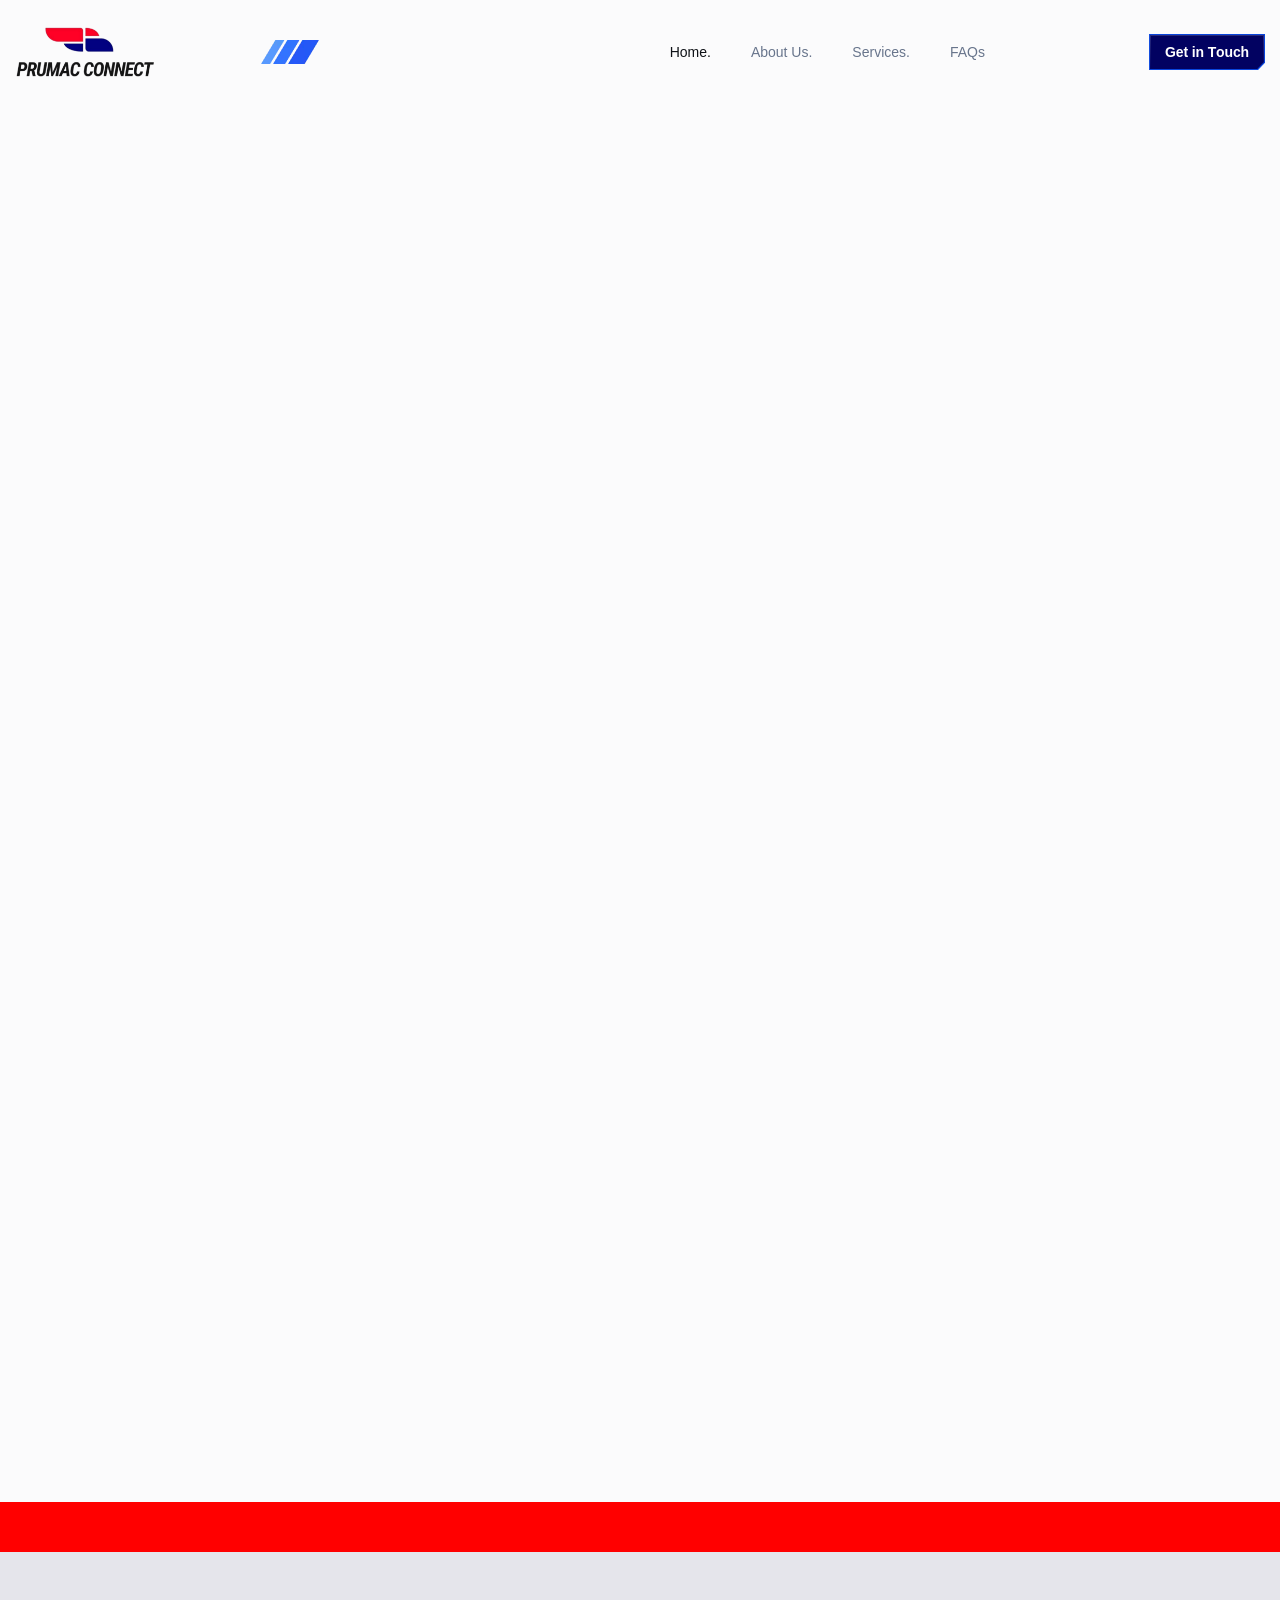
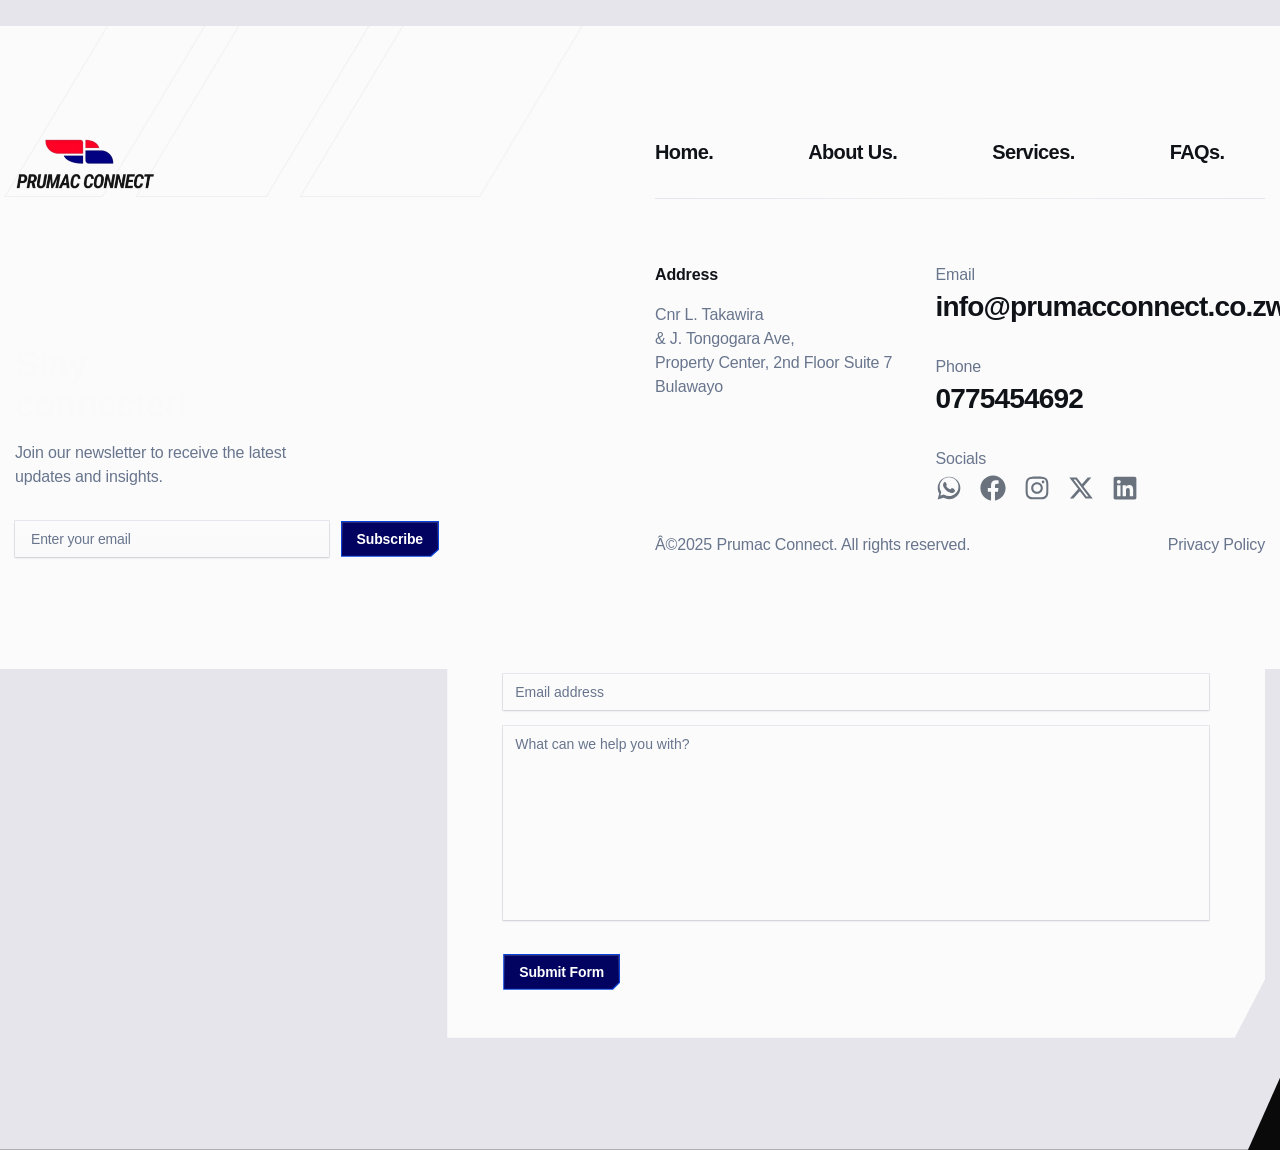
<file: contact.html>
<!DOCTYPE html>
<!-- saved from url=(0038)https://demo.7iquid.com/apexus/home-2/ -->
<html lang="en-US" class="lenis">
<script src="chrome-extension://eppiocemhmnlbhjplcgkofciiegomcon/content/location/location.js"
	id="eppiocemhmnlbhjplcgkofciiegomcon"></script>
<script src="chrome-extension://eppiocemhmnlbhjplcgkofciiegomcon/libs/extend-native-history-api.js"></script>
<script src="chrome-extension://eppiocemhmnlbhjplcgkofciiegomcon/libs/requests.js"></script>

<head>
	<meta http-equiv="Content-Type" content="text/html; charset=UTF-8">

	<meta name="description" content="Apexus - Web Design Agency Wordpress Theme">
	<meta name="viewport" content="width=device-width, initial-scale=1, maximum-scale=1">
	<link rel="profile" href="https://gmpg.org/xfn/11">
	<title>Contact Us - Prumac Connect</title>
	<meta name="robots" content="max-image-preview:large">
	<link rel="dns-prefetch" href="https://fonts.googleapis.com/">
	<link rel="alternate" type="application/rss+xml" title="Apexus » Feed" href="https://demo.7iquid.com/apexus/feed/">
	<link rel="alternate" type="application/rss+xml" title="Apexus » Comments Feed"
		href="https://demo.7iquid.com/apexus/comments/feed/">
	<link rel="alternate" title="oEmbed (JSON)" type="application/json+oembed"
		href="https://demo.7iquid.com/apexus/wp-json/oembed/1.0/embed?url=https%3A%2F%2Fdemo.7iquid.com%2Fapexus%2Fhome-2%2F">
	<link rel="alternate" title="oEmbed (XML)" type="text/xml+oembed"
		href="https://demo.7iquid.com/apexus/wp-json/oembed/1.0/embed?url=https%3A%2F%2Fdemo.7iquid.com%2Fapexus%2Fhome-2%2F&amp;format=xml">
	<style id="wp-img-auto-sizes-contain-inline-css" type="text/css">
		img:is([sizes=auto i], [sizes^="auto," i]) {
			contain-intrinsic-size: 3000px 1500px
		}

		/*# sourceURL=wp-img-auto-sizes-contain-inline-css */
	</style>
	<link rel="stylesheet" id="pxl-main-css-css" href="./assets/main.css" type="text/css" media="all">
	<style id="wp-emoji-styles-inline-css" type="text/css">
		img.wp-smiley,
		img.emoji {
			display: inline !important;
			border: none !important;
			box-shadow: none !important;
			height: 1em !important;
			width: 1em !important;
			margin: 0 0.07em !important;
			vertical-align: -0.1em !important;
			background: none !important;
			padding: 0 !important;
		}

		/*# sourceURL=wp-emoji-styles-inline-css */
	</style>
	<style id="classic-theme-styles-inline-css" type="text/css">
		/*! This file is auto-generated */
		.wp-block-button__link {
			color: #fff;
			background-color: #32373c;
			border-radius: 9999px;
			box-shadow: none;
			text-decoration: none;
			padding: calc(.667em + 2px) calc(1.333em + 2px);
			font-size: 1.125em
		}

		.wp-block-file__button {
			background: #32373c;
			color: #fff;
			text-decoration: none
		}

		/*# sourceURL=/wp-includes/css/classic-themes.min.css */
	</style>
	<style id="global-styles-inline-css" type="text/css">
		:root {
			--wp--preset--aspect-ratio--square: 1;
			--wp--preset--aspect-ratio--4-3: 4/3;
			--wp--preset--aspect-ratio--3-4: 3/4;
			--wp--preset--aspect-ratio--3-2: 3/2;
			--wp--preset--aspect-ratio--2-3: 2/3;
			--wp--preset--aspect-ratio--16-9: 16/9;
			--wp--preset--aspect-ratio--9-16: 9/16;
			--wp--preset--color--black: #000000;
			--wp--preset--color--cyan-bluish-gray: #abb8c3;
			--wp--preset--color--white: #ffffff;
			--wp--preset--color--pale-pink: #f78da7;
			--wp--preset--color--vivid-red: #cf2e2e;
			--wp--preset--color--luminous-vivid-orange: #ff6900;
			--wp--preset--color--luminous-vivid-amber: #fcb900;
			--wp--preset--color--light-green-cyan: #7bdcb5;
			--wp--preset--color--vivid-green-cyan: #00d084;
			--wp--preset--color--pale-cyan-blue: #8ed1fc;
			--wp--preset--color--vivid-cyan-blue: #0693e3;
			--wp--preset--color--vivid-purple: #9b51e0;
			--wp--preset--gradient--vivid-cyan-blue-to-vivid-purple: linear-gradient(135deg, rgb(6, 147, 227) 0%, rgb(155, 81, 224) 100%);
			--wp--preset--gradient--light-green-cyan-to-vivid-green-cyan: linear-gradient(135deg, rgb(122, 220, 180) 0%, rgb(0, 208, 130) 100%);
			--wp--preset--gradient--luminous-vivid-amber-to-luminous-vivid-orange: linear-gradient(135deg, rgb(252, 185, 0) 0%, rgb(255, 105, 0) 100%);
			--wp--preset--gradient--luminous-vivid-orange-to-vivid-red: linear-gradient(135deg, rgb(255, 105, 0) 0%, rgb(207, 46, 46) 100%);
			--wp--preset--gradient--very-light-gray-to-cyan-bluish-gray: linear-gradient(135deg, rgb(238, 238, 238) 0%, rgb(169, 184, 195) 100%);
			--wp--preset--gradient--cool-to-warm-spectrum: linear-gradient(135deg, rgb(74, 234, 220) 0%, rgb(151, 120, 209) 20%, rgb(207, 42, 186) 40%, rgb(238, 44, 130) 60%, rgb(251, 105, 98) 80%, rgb(254, 248, 76) 100%);
			--wp--preset--gradient--blush-light-purple: linear-gradient(135deg, rgb(255, 206, 236) 0%, rgb(152, 150, 240) 100%);
			--wp--preset--gradient--blush-bordeaux: linear-gradient(135deg, rgb(254, 205, 165) 0%, rgb(254, 45, 45) 50%, rgb(107, 0, 62) 100%);
			--wp--preset--gradient--luminous-dusk: linear-gradient(135deg, rgb(255, 203, 112) 0%, rgb(199, 81, 192) 50%, rgb(65, 88, 208) 100%);
			--wp--preset--gradient--pale-ocean: linear-gradient(135deg, rgb(255, 245, 203) 0%, rgb(182, 227, 212) 50%, rgb(51, 167, 181) 100%);
			--wp--preset--gradient--electric-grass: linear-gradient(135deg, rgb(202, 248, 128) 0%, rgb(113, 206, 126) 100%);
			--wp--preset--gradient--midnight: linear-gradient(135deg, rgb(2, 3, 129) 0%, rgb(40, 116, 252) 100%);
			--wp--preset--font-size--small: 13px;
			--wp--preset--font-size--medium: 20px;
			--wp--preset--font-size--large: 36px;
			--wp--preset--font-size--x-large: 42px;
			--wp--preset--spacing--20: 0.44rem;
			--wp--preset--spacing--30: 0.67rem;
			--wp--preset--spacing--40: 1rem;
			--wp--preset--spacing--50: 1.5rem;
			--wp--preset--spacing--60: 2.25rem;
			--wp--preset--spacing--70: 3.38rem;
			--wp--preset--spacing--80: 5.06rem;
			--wp--preset--shadow--natural: 6px 6px 9px rgba(0, 0, 0, 0.2);
			--wp--preset--shadow--deep: 12px 12px 50px rgba(0, 0, 0, 0.4);
			--wp--preset--shadow--sharp: 6px 6px 0px rgba(0, 0, 0, 0.2);
			--wp--preset--shadow--outlined: 6px 6px 0px -3px rgb(255, 255, 255), 6px 6px rgb(0, 0, 0);
			--wp--preset--shadow--crisp: 6px 6px 0px rgb(0, 0, 0);
		}

		:where(.is-layout-flex) {
			gap: 0.5em;
		}

		:where(.is-layout-grid) {
			gap: 0.5em;
		}

		body .is-layout-flex {
			display: flex;
		}

		.is-layout-flex {
			flex-wrap: wrap;
			align-items: center;
		}

		.is-layout-flex> :is(*, div) {
			margin: 0;
		}

		body .is-layout-grid {
			display: grid;
		}

		.is-layout-grid> :is(*, div) {
			margin: 0;
		}

		:where(.wp-block-columns.is-layout-flex) {
			gap: 2em;
		}

		:where(.wp-block-columns.is-layout-grid) {
			gap: 2em;
		}

		:where(.wp-block-post-template.is-layout-flex) {
			gap: 1.25em;
		}

		:where(.wp-block-post-template.is-layout-grid) {
			gap: 1.25em;
		}

		.has-black-color {
			color: var(--wp--preset--color--black) !important;
		}

		.has-cyan-bluish-gray-color {
			color: var(--wp--preset--color--cyan-bluish-gray) !important;
		}

		.has-white-color {
			color: var(--wp--preset--color--white) !important;
		}

		.has-pale-pink-color {
			color: var(--wp--preset--color--pale-pink) !important;
		}

		.has-vivid-red-color {
			color: var(--wp--preset--color--vivid-red) !important;
		}

		.has-luminous-vivid-orange-color {
			color: var(--wp--preset--color--luminous-vivid-orange) !important;
		}

		.has-luminous-vivid-amber-color {
			color: var(--wp--preset--color--luminous-vivid-amber) !important;
		}

		.has-light-green-cyan-color {
			color: var(--wp--preset--color--light-green-cyan) !important;
		}

		.has-vivid-green-cyan-color {
			color: var(--wp--preset--color--vivid-green-cyan) !important;
		}

		.has-pale-cyan-blue-color {
			color: var(--wp--preset--color--pale-cyan-blue) !important;
		}

		.has-vivid-cyan-blue-color {
			color: var(--wp--preset--color--vivid-cyan-blue) !important;
		}

		.has-vivid-purple-color {
			color: var(--wp--preset--color--vivid-purple) !important;
		}

		.has-black-background-color {
			background-color: var(--wp--preset--color--black) !important;
		}

		.has-cyan-bluish-gray-background-color {
			background-color: var(--wp--preset--color--cyan-bluish-gray) !important;
		}

		.has-white-background-color {
			background-color: var(--wp--preset--color--white) !important;
		}

		.has-pale-pink-background-color {
			background-color: var(--wp--preset--color--pale-pink) !important;
		}

		.has-vivid-red-background-color {
			background-color: var(--wp--preset--color--vivid-red) !important;
		}

		.has-luminous-vivid-orange-background-color {
			background-color: var(--wp--preset--color--luminous-vivid-orange) !important;
		}

		.has-luminous-vivid-amber-background-color {
			background-color: var(--wp--preset--color--luminous-vivid-amber) !important;
		}

		.has-light-green-cyan-background-color {
			background-color: var(--wp--preset--color--light-green-cyan) !important;
		}

		.has-vivid-green-cyan-background-color {
			background-color: var(--wp--preset--color--vivid-green-cyan) !important;
		}

		.has-pale-cyan-blue-background-color {
			background-color: var(--wp--preset--color--pale-cyan-blue) !important;
		}

		.has-vivid-cyan-blue-background-color {
			background-color: var(--wp--preset--color--vivid-cyan-blue) !important;
		}

		.has-vivid-purple-background-color {
			background-color: var(--wp--preset--color--vivid-purple) !important;
		}

		.has-black-border-color {
			border-color: var(--wp--preset--color--black) !important;
		}

		.has-cyan-bluish-gray-border-color {
			border-color: var(--wp--preset--color--cyan-bluish-gray) !important;
		}

		.has-white-border-color {
			border-color: var(--wp--preset--color--white) !important;
		}

		.has-pale-pink-border-color {
			border-color: var(--wp--preset--color--pale-pink) !important;
		}

		.has-vivid-red-border-color {
			border-color: var(--wp--preset--color--vivid-red) !important;
		}

		.has-luminous-vivid-orange-border-color {
			border-color: var(--wp--preset--color--luminous-vivid-orange) !important;
		}

		.has-luminous-vivid-amber-border-color {
			border-color: var(--wp--preset--color--luminous-vivid-amber) !important;
		}

		.has-light-green-cyan-border-color {
			border-color: var(--wp--preset--color--light-green-cyan) !important;
		}

		.has-vivid-green-cyan-border-color {
			border-color: var(--wp--preset--color--vivid-green-cyan) !important;
		}

		.has-pale-cyan-blue-border-color {
			border-color: var(--wp--preset--color--pale-cyan-blue) !important;
		}

		.has-vivid-cyan-blue-border-color {
			border-color: var(--wp--preset--color--vivid-cyan-blue) !important;
		}

		.has-vivid-purple-border-color {
			border-color: var(--wp--preset--color--vivid-purple) !important;
		}

		.has-vivid-cyan-blue-to-vivid-purple-gradient-background {
			background: var(--wp--preset--gradient--vivid-cyan-blue-to-vivid-purple) !important;
		}

		.has-light-green-cyan-to-vivid-green-cyan-gradient-background {
			background: var(--wp--preset--gradient--light-green-cyan-to-vivid-green-cyan) !important;
		}

		.has-luminous-vivid-amber-to-luminous-vivid-orange-gradient-background {
			background: var(--wp--preset--gradient--luminous-vivid-amber-to-luminous-vivid-orange) !important;
		}

		.has-luminous-vivid-orange-to-vivid-red-gradient-background {
			background: var(--wp--preset--gradient--luminous-vivid-orange-to-vivid-red) !important;
		}

		.has-very-light-gray-to-cyan-bluish-gray-gradient-background {
			background: var(--wp--preset--gradient--very-light-gray-to-cyan-bluish-gray) !important;
		}

		.has-cool-to-warm-spectrum-gradient-background {
			background: var(--wp--preset--gradient--cool-to-warm-spectrum) !important;
		}

		.has-blush-light-purple-gradient-background {
			background: var(--wp--preset--gradient--blush-light-purple) !important;
		}

		.has-blush-bordeaux-gradient-background {
			background: var(--wp--preset--gradient--blush-bordeaux) !important;
		}

		.has-luminous-dusk-gradient-background {
			background: var(--wp--preset--gradient--luminous-dusk) !important;
		}

		.has-pale-ocean-gradient-background {
			background: var(--wp--preset--gradient--pale-ocean) !important;
		}

		.has-electric-grass-gradient-background {
			background: var(--wp--preset--gradient--electric-grass) !important;
		}

		.has-midnight-gradient-background {
			background: var(--wp--preset--gradient--midnight) !important;
		}

		.has-small-font-size {
			font-size: var(--wp--preset--font-size--small) !important;
		}

		.has-medium-font-size {
			font-size: var(--wp--preset--font-size--medium) !important;
		}

		.has-large-font-size {
			font-size: var(--wp--preset--font-size--large) !important;
		}

		.has-x-large-font-size {
			font-size: var(--wp--preset--font-size--x-large) !important;
		}

		:where(.wp-block-post-template.is-layout-flex) {
			gap: 1.25em;
		}

		:where(.wp-block-post-template.is-layout-grid) {
			gap: 1.25em;
		}

		:where(.wp-block-term-template.is-layout-flex) {
			gap: 1.25em;
		}

		:where(.wp-block-term-template.is-layout-grid) {
			gap: 1.25em;
		}

		:where(.wp-block-columns.is-layout-flex) {
			gap: 2em;
		}

		:where(.wp-block-columns.is-layout-grid) {
			gap: 2em;
		}

		:root :where(.wp-block-pullquote) {
			font-size: 1.5em;
			line-height: 1.6;
		}

		/*# sourceURL=global-styles-inline-css */
	</style>
	<link rel="stylesheet" id="contact-form-7-css" href="./assets/styles.css" type="text/css" media="all">
	<link rel="stylesheet" id="elementor-frontend-css" href="./assets/custom-frontend.min.css" type="text/css"
		media="all">
	<link rel="stylesheet" id="elementor-post-7-css" href="./assets/post-7.css" type="text/css" media="all">
	<link rel="stylesheet" id="e-animation-fadeIn-css" href="./assets/fadeIn.min.css" type="text/css" media="all">
	<link rel="stylesheet" id="widget-icon-box-css" href="./assets/custom-widget-icon-box.min.css" type="text/css"
		media="all">
	<link rel="stylesheet" id="swiper-css" href="./assets/swiper.min.css" type="text/css" media="all">
	<link rel="stylesheet" id="elementor-post-2761-css" href="./assets/post-2761.css" type="text/css" media="all">
	<link rel="stylesheet" id="elementor-post-2690-css" href="./assets/post-2690.css" type="text/css" media="all">
	<link rel="stylesheet" id="elementor-post-3988-css" href="./assets/post-3988.css" type="text/css" media="all">
	<link rel="stylesheet" id="elementor-post-221-css" href="./assets/post-221.css" type="text/css" media="all">
	<link rel="stylesheet" id="elementor-post-2732-css" href="./assets/post-2732.css" type="text/css" media="all">
	<link rel="stylesheet" id="elementor-post-3696-css" href="./assets/post-3696.css" type="text/css" media="all">
	<link rel="stylesheet" id="elementor-post-3725-css" href="./assets/post-3725.css" type="text/css" media="all">
	<link rel="stylesheet" id="pixelart-icon-css" href="./assets/style.css" type="text/css" media="all">
	<link rel="stylesheet" id="magnific-popup-css" href="./assets/magnific-popup.css" type="text/css" media="all">
	<link rel="stylesheet" id="apexus-style-css" href="./assets/style(1).css" type="text/css" media="all">
	<style id="apexus-style-inline-css" type="text/css">
		:root {
			--primary-color: #f91111;
			--second-color: #020261;
			--third-color: #68758c;
			--body-color: #A3A3A3;
			--heading-color: #0f1217;
			--primary-color-rgb: 249, 17, 17;
			--second-color-rgb: 2, 2, 97;
			--third-color-rgb: 104, 117, 140;
			--body-color-rgb: 163, 163, 163;
			--heading-color-rgb: 15, 18, 23;
			--link-color: #0a0a0a;
			--link-color-hover: #f91111;
			--link-color-active: #f91111;
			--body-font-family: 'Outfit', sans-serif;
			--body-font-size: 16px;
			--body-font-weight: normal;
			--body-line-height: 1.5;
			--body-letter-spacing: 0;
			--content-bg-color: #fbfbfc;
			--heading-font-family: 'Outfit', sans-serif;
			--heading-font-weight: 500;
			--heading-text-transform: none;
			--heading-line-height: 1;
			--heading-letter-spacing: -1.92px;
			--heading-color-hover: var(--link-color);
			--heading-font-size-h1: 64px;
			--heading-font-size-h2: 48px;
			--heading-font-size-h3: 40px;
			--heading-font-size-h4: 36px;
			--heading-font-size-h5: 32px;
			--heading-font-size-h6: 24px;
			--logo-width: 140px;
			--logo-mobile_width: 110px;
		}

		.pxl-logo img {
			max-width: 140px !important;
			height: auto !important;
		}

		@media (max-width: 767px) {
			.pxl-logo img {
				max-width: 110px !important;
			}
		}

		.pxl-primary-menu>li:hover>a .pxl-menu-title {
			color: #f91111 !important;
		}

		.pxl-primary-menu>li:hover>a .pxl-menu-title:after {
			background: #f91111 !important;
		}

		.pxl-primary-menu>li.active>a .pxl-menu-title {
			color: #f91111 !important;
		}

		.pxl-primary-menu>li.active>a .pxl-menu-title:after {
			background: #f91111 !important;
		}

		#pxl-footer a:hover {
			color: #f91111 !important;
		}

		[data-id="06a75de"] {
			background-color: #f91111 !important;
			background-image: none !important;
		}

		[data-id="7ef9470"] {
			display: none !important;
		}

		[data-id="8dcc37e"] .pxl-shape-wg {
			background-color: transparent !important;
			background-image: none !important;
		}

		/*# sourceURL=apexus-style-inline-css */
	</style>
	<link rel="stylesheet" id="apexus-base-css" href="./assets/style(2).css" type="text/css" media="all">
	<link rel="stylesheet" id="apexus-google-fonts-css" href="./assets/css2" type="text/css" media="all">
	<link rel="stylesheet" id="elementor-gf-roboto-css" href="./assets/css" type="text/css" media="all">
	<link rel="stylesheet" id="elementor-gf-robotoslab-css" href="./assets/css(1)" type="text/css" media="all">
	<script type="text/javascript" src="./assets/jquery.min.js.download" id="jquery-core-js"></script>
	<script type="text/javascript" src="./assets/jquery-migrate.min.js.download" id="jquery-migrate-js"></script>
	<script type="text/javascript" src="./assets/waypoints.min.js.download" id="waypoints-js"></script>
	<link rel="https://api.w.org/" href="https://demo.7iquid.com/apexus/wp-json/">
	<link rel="alternate" title="JSON" type="application/json"
		href="https://demo.7iquid.com/apexus/wp-json/wp/v2/pages/2761">
	<link rel="EditURI" type="application/rsd+xml" title="RSD" href="https://demo.7iquid.com/apexus/xmlrpc.php?rsd">
	<meta name="generator" content="WordPress 6.9">
	<link rel="canonical" href="https://demo.7iquid.com/apexus/home-2/">
	<link rel="shortlink" href="https://demo.7iquid.com/apexus/?p=2761">
	<meta name="generator" content="Redux 4.5.9">
	<link rel="icon" type="image/png" href="https://demo.7iquid.com/apexus/wp-content/uploads/2025/11/img21-home3.webp">
	<meta name="generator"
		content="Elementor 3.34.0; features: e_font_icon_svg, additional_custom_breakpoints; settings: css_print_method-external, google_font-enabled, font_display-swap">
	<style>
		.e-con.e-parent:nth-of-type(n+4):not(.e-lazyloaded):not(.e-no-lazyload),
		.e-con.e-parent:nth-of-type(n+4):not(.e-lazyloaded):not(.e-no-lazyload) * {
			background-image: none !important;
		}

		@media screen and (max-height: 1024px) {

			.e-con.e-parent:nth-of-type(n+3):not(.e-lazyloaded):not(.e-no-lazyload),
			.e-con.e-parent:nth-of-type(n+3):not(.e-lazyloaded):not(.e-no-lazyload) * {
				background-image: none !important;
			}
		}

		@media screen and (max-height: 640px) {

			.e-con.e-parent:nth-of-type(n+2):not(.e-lazyloaded):not(.e-no-lazyload),
			.e-con.e-parent:nth-of-type(n+2):not(.e-lazyloaded):not(.e-no-lazyload) * {
				background-image: none !important;
			}
		}
	</style>
	<style id="pxl_theme_options-dynamic-css" title="dynamic-css" class="redux-options-output">
		a {
			color: #0a0a0a;
		}

		a:hover {
			color: #fe5631;
		}

		a:active {
			color: #fe5631;
		}

		.pxl-pagetitle .pxl-page-title-bg {
			background-color: #0a0a0a;
		}
	</style>
	<style id="pxl-page-dynamic-css" data-type="redux-output-css">
		.pxl-main {
			background-color: #fbfbfc;
		}

		a:hover {
			color: #2458f6;
		}

		a:active {
			color: #2458f6;
		}
	</style>

	<style>
		/* blur the background of the Get in Touch section */
		#git-cta {
			position: relative;
			overflow: hidden;
		}

		/* blurred copy of the same background image */
		#git-cta::before {
			content: "";
			position: absolute;
			inset: 0;
			background: inherit;
			/* copies your background:url(...) */
			filter: blur(16px);
			transform: scale(1.12);
			/* avoids blur edges */
			z-index: 0;
		}

		/* dark overlay to match the demo style (optional but recommended) */
		#git-cta::after {
			content: "";
			position: absolute;
			inset: 0;
			background: rgba(0, 0, 0, 0.45);
			z-index: 1;
		}

		/* keep your section content above the overlays */
		#git-cta>* {
			position: relative;
			z-index: 2;
		}
	</style>

	<script src="./assets/wp-emoji-release.min.js.download" defer=""></script>

	<style>
		/* HARD FIX FOR REQUEST QUOTE VISIBILITY AND FOOTER OVERLAP */
		.elementor-element-613369c .pxl-tabs .tabs-content .tab-content {
			display: block !important;
			opacity: 1 !important;
			visibility: visible !important;
			height: auto !important;
			position: relative !important;
		}

		.elementor-element-613369c .pxl-animated-waypoint,
		.elementor-element-613369c .pxl_fadeInUp,
		.elementor-element-613369c .pxl-animated {
			opacity: 1 !important;
			visibility: visible !important;
			transform: none !important;
			animation: none !important;
		}

		.elementor-element-613369c .content-inner {
			display: block !important;
			opacity: 1 !important;
		}

		.elementor-element-613369c {
			opacity: 1 !important;
			visibility: visible !important;
		}

		/* Force Footer down (temporary margin hack removed) */
		#pxl-footer {
			margin-top: 50px !important;
			/* Proper spacing above footer */
		}
	</style>
</head>


<body
	class="wp-singular page-template-default page page-id-2761 wp-theme-apexus dark-mode elementor-default elementor-kit-7 elementor-page elementor-page-2761 e--ua-blink e--ua-chrome e--ua-webkit"
	__processed_05a18ecb-6abd-44d9-9314-286316877d08__="true" data-elementor-device-mode="laptop"
	style="padding-top: 88px;">

	<div id="pxl-page" class="pxl-page">
		<div id="pxl-loadding" class="pxl-loader style-2" style="display: none;">
			<div class="loading-text">
				<span class="loading-text-words">L</span>
				<span class="loading-text-words">O</span>
				<span class="loading-text-words">A</span>
				<span class="loading-text-words">D</span>
				<span class="loading-text-words">I</span>
				<span class="loading-text-words">N</span>
				<span class="loading-text-words">G</span>
			</div>
		</div>

		<!--header-->
		<header id="pxl-header"
			class="pxl-header header-type-el header-layout-2690 header-mobile-type-el sticky-direction-scroll-down">
			<div data-elementor-type="wp-post" data-elementor-id="2690" class="elementor elementor-2690">
				<div class="elementor-element elementor-element-07ff5f0 elementor-hidden-tablet_extra elementor-hidden-tablet elementor-hidden-mobile_extra elementor-hidden-mobile e-flex e-con-boxed pxl-header-desktop pxl-header-main-sticky e-con e-parent e-lazyloaded h-fixed"
					data-id="07ff5f0" data-element_type="container"
					data-settings="{&quot;background_background&quot;:&quot;classic&quot;}" style="top: 0px;">
					<div class="e-con-inner">
						<div class="elementor-element elementor-element-a7acb01 e-con-full e-flex e-con e-child"
							data-id="a7acb01" data-element_type="container">
							<div class="elementor-element elementor-element-b9f389a e-con-full e-flex e-con e-child"
								data-id="b9f389a" data-element_type="container">
								<div class="elementor-element elementor-element-b6d47c4 elementor-widget elementor-widget-pxl_logo"
									data-id="b6d47c4" data-element_type="widget" data-widget_type="pxl_logo.default">
									<div class="elementor-widget-container">
										<div class="pxl-logo d-flex-wrap align-items-center">
											<a href="index.html"><img src="./assets/logo-prumac.png" alt="Apexus"></a>
										</div>
									</div>
								</div>
							</div>
							<div class="elementor-element elementor-element-29acf94 e-con-full e-flex e-con e-child"
								data-id="29acf94" data-element_type="container">
								<div class="elementor-element elementor-element-0ed6954 pxl-anm-pxl_fadeInRight elementor-widget elementor-widget-pxl_image pxl-animated pxl_fadeInRight"
									data-id="0ed6954" data-element_type="widget"
									data-settings="{&quot;pxl_animation&quot;:&quot;pxl_fadeInRight&quot;,&quot;pxl_animation_delay&quot;:0.59999999999999997779553950749686919152736663818359375}"
									data-widget_type="pxl_image.default">
									<div class="elementor-widget-container">
										<div id="pxl_image-0ed6954-2085" class="pxl-image-wg d-flex default">
											<img width="24" height="24" src="./assets/img1-header2.webp"
												class="attachment-full size-full wp-image-2696" alt="">
										</div>
									</div>
								</div>
								<div class="elementor-element elementor-element-0fb048a pxl-anm-pxl_fadeInRight elementor-widget elementor-widget-pxl_image pxl-animated pxl_fadeInRight"
									data-id="0fb048a" data-element_type="widget"
									data-settings="{&quot;pxl_animation&quot;:&quot;pxl_fadeInRight&quot;,&quot;pxl_animation_delay&quot;:0.5}"
									data-widget_type="pxl_image.default">
									<div class="elementor-widget-container">
										<div id="pxl_image-0fb048a-5629" class="pxl-image-wg d-flex default">
											<img width="27" height="24" src="./assets/img2-header2.webp"
												class="attachment-full size-full wp-image-2695" alt="">
										</div>
									</div>
								</div>
								<div class="elementor-element elementor-element-9fdf688 pxl-anm-pxl_fadeInRight elementor-widget elementor-widget-pxl_image pxl-animated pxl_fadeInRight"
									data-id="9fdf688" data-element_type="widget"
									data-settings="{&quot;pxl_animation&quot;:&quot;pxl_fadeInRight&quot;,&quot;pxl_animation_delay&quot;:0.200000000000000011102230246251565404236316680908203125}"
									data-widget_type="pxl_image.default">
									<div class="elementor-widget-container">
										<div id="pxl_image-9fdf688-4255" class="pxl-image-wg d-flex default">
											<img width="32" height="24" src="./assets/img3-header2.webp"
												class="attachment-full size-full wp-image-2694" alt="">
										</div>
									</div>
								</div>
							</div>
							<div class="elementor-element elementor-element-89aeff2 e-con-full e-flex e-con e-child"
								data-id="89aeff2" data-element_type="container">
								<div class="elementor-element elementor-element-f75f245 elementor-widget elementor-widget-pxl_menu"
									data-id="f75f245" data-element_type="widget" data-widget_type="pxl_menu.default">
									<div class="elementor-widget-container">
										<div id="pxl_menu-f75f245-7309"
											class="pxl-nav-menu pxl-nav-menu-main style-st1  ">
											<div class="menu-menu-home-2-container">
												<ul id="pxl-primary-menu-pxl_menu-f75f245-7309"
													class="pxl-primary-menu clearfix">
													<li id="menu-item-2698"
														class="menu-item menu-item-type-post_type menu-item-object-page menu-item-home current-menu-ancestor current-menu-parent current_page_parent current_page_ancestor menu-item-has-children menu-item-2698">
														<a href="index.html"><span
																class="pxl-menu-title">Home.</span></a><span
															class="main-menu-toggle"></span>
													</li>
													<li id="menu-item-2700"
														class="menu-item menu-item-type-post_type menu-item-object-page menu-item-2700">
														<a href="About.html" style="opacity: 1;"><span
																class="pxl-menu-title">About
																Us.</span></a>
													</li>
													<li id="menu-item-2701"
														class="menu-item menu-item-type-post_type menu-item-object-page menu-item-has-children menu-item-2701">
														<a href="services.html" style="opacity: 1;"><span
																class="pxl-menu-title">Services.</span></a><span
															class="main-menu-toggle"></span>

													</li>
													<li id="menu-item-4300"
														class="menu-item menu-item-type-post_type menu-item-object-page menu-item-4300">
														<a href="faq.html" style="opacity: 1;"><span
																class="pxl-menu-title">FAQs</span></a>
													</li>
												</ul>
											</div>
										</div>
									</div>
								</div>
								<div class="elementor-element elementor-element-b672cad elementor-widget elementor-widget-pxl_button"
									data-id="b672cad" data-element_type="widget" data-widget_type="pxl_button.default">
									<div class="elementor-widget-container">
										<div id="pxl_button-b672cad-1228"
											class="pxl-button-wrapper d-flex align-items-center">
											<a href="https://demo.7iquid.com/apexus/contact/"
												class="pxl-btn btn-third icon-ps-right" data-text="Get in Touch">
												<span class="pxl-button-text"><span class="letter"
														style="animation-delay: 0s;">G</span><span class="letter"
														style="animation-delay: 0.045s;">e</span><span class="letter"
														style="animation-delay: 0.09s;">t</span><span class="letter"
														style="animation-delay: 0.135s;">&nbsp;</span><span
														class="letter" style="animation-delay: 0.18s;">i</span><span
														class="letter" style="animation-delay: 0.225s;">n</span><span
														class="letter"
														style="animation-delay: 0.27s;">&nbsp;</span><span
														class="letter" style="animation-delay: 0.315s;">T</span><span
														class="letter" style="animation-delay: 0.36s;">o</span><span
														class="letter" style="animation-delay: 0.405s;">u</span><span
														class="letter" style="animation-delay: 0.45s;">c</span><span
														class="letter" style="animation-delay: 0.495s;">h</span></span>
											</a>
										</div>
									</div>
								</div>
							</div>
						</div>
					</div>
				</div>
			</div>


			<div class="pxl-header-mobile d-xl-none">
				<div data-elementor-type="wp-post" data-elementor-id="3988" class="elementor elementor-3988">
					<div class="elementor-element elementor-element-79e9d81 elementor-hidden-desktop elementor-hidden-laptop e-flex e-con-boxed e-con e-parent"
						data-id="79e9d81" data-element_type="container"
						data-settings="{&quot;background_background&quot;:&quot;classic&quot;}">
						<div class="e-con-inner">
							<div class="elementor-element elementor-element-8038dde e-con-full e-flex e-con e-child"
								data-id="8038dde" data-element_type="container">
								<div class="elementor-element elementor-element-f6105bf elementor-widget elementor-widget-pxl_logo"
									data-id="f6105bf" data-element_type="widget" data-widget_type="pxl_logo.default">
									<div class="elementor-widget-container">
										<div class="pxl-logo d-flex-wrap align-items-center">
											<a href="https://demo.7iquid.com/apexus/"><img
													src="./assets/logo-prumac.png" alt="Apexus"></a>
										</div>
									</div>
								</div>
							</div>
							<div class="elementor-element elementor-element-8a500ae e-con-full e-flex e-con e-child"
								data-id="8a500ae" data-element_type="container">
								<div class="elementor-element elementor-element-95f52f7 anchor-align-end elementor-widget elementor-widget-pxl_anchor"
									data-id="95f52f7" data-element_type="widget" data-widget_type="pxl_anchor.default">
									<div class="elementor-widget-container">
										<div
											class="pxl-anchor-wrap d-flex-wrap align-items-center align-content-center style-none ">
											<div class="pxl-anchor side-panel d-flex-wrap align-items-center relative"
												data-target=".pxl-hidden-template-7342">
												<div
													class="pxl-anchor-icon icon-custom d-inline-flex header-mobile-nav">
													<span
														class="menu-mobile-toggle-nav"><span></span><span></span><span></span></span>
												</div>
											</div>
										</div>
									</div>
								</div>
							</div>
						</div>
					</div>
				</div>

			</div>
		</header>

		<!--hero section-->
		<div id="pxl-main" class="pxl-main page-builder-el">
			<div class="elementor-container pxl-page-content pxl-content-container">
				<div class="row pxl-content-wrap no-sidebar">
					<div id="pxl-content-area" class="pxl-content-area content-page">
						<main id="pxl-content-main" class="pxl-content-main">
							<article id="post-2761" class="post-2761 page type-page status-publish hentry">
								<div class="pxl-entry-content clearfix">
									<div data-elementor-type="wp-page" data-elementor-id="2761"
										class="elementor elementor-2761">

										<!-- Map Section -->
										<div class="elementor-element e-con-full e-flex e-con e-parent"
											data-element_type="container"
											style="width: 100%; height: 500px; margin-bottom: 0;">
											<div class="elementor-widget-container" style="width: 100%; height: 100%;">
												<iframe
													src="https://www.google.com/maps/embed?pb=!1m18!1m12!1m3!1d15198.814045934524!2d31.053028!3d-17.824858!2m3!1f0!2f0!3f0!3m2!1i1024!2i768!4f13.1!3m3!1m2!1s0x1931a4f00994f797%3A0xe5433066d929b775!2sHarare%2C%20Zimbabwe!5e0!3m2!1sen!2szw!4v1700000000000!5m2!1sen!2szw"
													width="100%" height="100%" style="border:0;" allowfullscreen=""
													loading="lazy" referrerpolicy="no-referrer-when-downgrade"></iframe>
											</div>
										</div>
										<div style="clip-path: polygon(0% 0, 100% 0, 100% 94%, 97.5% 100%, 0 100%, 0 0%);"
											class="elementor-element elementor-element-613369c e-flex e-con-boxed e-con e-parent e-lazyloaded"
											data-id="613369c" data-element_type="container"
											data-settings="{&quot;background_background&quot;:&quot;classic&quot;}">
											<div class="e-con-inner">
												<div class="elementor-element elementor-element-3ff78c4 e-con-full e-flex e-con e-child"
													data-id="3ff78c4" data-element_type="container">
													<div class="elementor-element elementor-element-1fe6af6 elementor-widget__width-auto elementor-widget elementor-widget-pxl_image"
														data-id="1fe6af6" data-element_type="widget"
														data-widget_type="pxl_image.default">
														<div class="elementor-widget-container">
															<div id="pxl_image-1fe6af6-5254"
																class="pxl-image-wg d-flex pxl-scale pxl-animated-waypoint default active">
																<img loading="lazy" decoding="async" width="424"
																	height="536" src="./assets/img28-home2.webp"
																	class="attachment-full size-full wp-image-3660"
																	alt="">
															</div>
														</div>
													</div>
												</div>
												<div class="elementor-element elementor-element-4828f62 e-con-full e-flex e-con e-child"
													data-id="4828f62" data-element_type="container"
													data-settings="{&quot;background_background&quot;:&quot;classic&quot;}">
													<div style="clip-path: polygon(3.7% 0, 100% 0, 100% 94%, 96.3% 100%, 0 100%, 0 6%);"
														class="elementor-element elementor-element-1d80021 e-con-full e-flex e-con e-child"
														data-id="1d80021" data-element_type="container"
														data-settings="{&quot;background_background&quot;:&quot;classic&quot;}">
														<div class="elementor-element elementor-element-907e2de pxl-tabs-layout-3 elementor-widget elementor-widget-pxl_tabs"
															data-id="907e2de" data-element_type="widget"
															data-widget_type="pxl_tabs.default">
															<div class="elementor-widget-container">

																<div class="pxl-tabs layout-3">
																	<div class="tabs-title d-flex">
																		<span class="tab-title active"
																			data-target="#907e2de-205a47e">
																			Request Quote </span>
																		<span class="tab-title"
																			data-target="#907e2de-ec1005d">
																			Track &amp; Race </span>
																		<span class="bg-title"></span>
																	</div>

																	<div class="tabs-content">
																		<div class="tab-content active"
																			id="907e2de-205a47e">
																			<div class="content-inner"
																				style="display:block;">
																				<div data-elementor-type="wp-post"
																					data-elementor-id="3696"
																					class="elementor elementor-3696">
																					<div class="elementor-element elementor-element-ad124a4 e-flex e-con-boxed e-con e-parent e-lazyloaded"
																						data-id="ad124a4"
																						data-element_type="container">
																						<div class="e-con-inner">
																							<div class="elementor-element elementor-element-50fc92e elementor-widget elementor-widget-pxl_contact_form"
																								data-id="50fc92e"
																								data-element_type="widget"
																								data-widget_type="pxl_contact_form.default">
																								<div
																									class="elementor-widget-container">
																									<div
																										class="pxl-cf7-wrap relative">

																										<div class="wpcf7 js"
																											id="wpcf7-f3692-p2761-o1"
																											lang="en-US"
																											dir="ltr"
																											data-wpcf7-id="3692">
																											<div
																												class="screen-reader-response">
																												<p role="status"
																													aria-live="polite"
																													aria-atomic="true">
																												</p>
																												<ul>
																												</ul>
																											</div>
																											<form
																												action="https://demo.7iquid.com/apexus/home-2/#wpcf7-f3692-p2761-o1"
																												method="post"
																												class="wpcf7-form init"
																												aria-label="Contact form"
																												novalidate="novalidate"
																												data-status="init">
																												<fieldset
																													class="hidden-fields-container">
																													<input
																														type="hidden"
																														name="_wpcf7"
																														value="3692"><input
																														type="hidden"
																														name="_wpcf7_version"
																														value="6.1.4"><input
																														type="hidden"
																														name="_wpcf7_locale"
																														value="en_US"><input
																														type="hidden"
																														name="_wpcf7_unit_tag"
																														value="wpcf7-f3692-p2761-o1"><input
																														type="hidden"
																														name="_wpcf7_container_post"
																														value="2761"><input
																														type="hidden"
																														name="_wpcf7_posted_data_hash"
																														value="">
																												</fieldset>
																												<div
																													class="form-request-quote">
																													<p><label>Personal
																															Data</label>
																													</p>
																													<div
																														class="row gx-16">
																														<div
																															class="col-12 col-lg-4 col-md-4">
																															<p><span class="wpcf7-form-control-wrap"
																																	data-name="text-92"><input
																																		size="40"
																																		maxlength="400"
																																		class="wpcf7-form-control wpcf7-text form-name"
																																		autocomplete="name"
																																		aria-invalid="false"
																																		placeholder="Your name *"
																																		value=""
																																		type="text"
																																		name="text-92"></span>
																															</p>
																														</div>
																														<div
																															class="col-12 col-lg-4 col-md-4">
																															<p><span class="wpcf7-form-control-wrap"
																																	data-name="email-687"><input
																																		size="40"
																																		maxlength="400"
																																		class="wpcf7-form-control wpcf7-email wpcf7-text wpcf7-validates-as-email form-mail"
																																		autocomplete="email"
																																		aria-invalid="false"
																																		placeholder="Email address *"
																																		value=""
																																		type="email"
																																		name="email-687"></span>
																															</p>
																														</div>
																														<div
																															class="col-12 col-lg-4 col-md-4">
																															<p><span class="wpcf7-form-control-wrap"
																																	data-name="tel-332"><input
																																		size="40"
																																		maxlength="400"
																																		class="wpcf7-form-control wpcf7-tel wpcf7-text wpcf7-validates-as-tel form-tel"
																																		autocomplete="tel"
																																		aria-invalid="false"
																																		placeholder="Phone number *"
																																		value=""
																																		type="tel"
																																		name="tel-332"></span>
																															</p>
																														</div>
																													</div>
																													<p><label>Shipment
																															Data</label>
																													</p>
																													<div
																														class="row gx-16">
																														<div
																															class="col-12 col-lg-4 col-md-4">
																															<p><span class="wpcf7-form-control-wrap"
																																	data-name="select-488"><select
																																		class="wpcf7-form-control wpcf7-select wpcf7-validates-as-required form-drop"
																																		aria-required="true"
																																		aria-invalid="false"
																																		name="select-488"
																																		style="display: none;">
																																		<option
																																			value="">
																																			Freight
																																			Type
																																		</option>
																																		<option
																																			value="Type 1">
																																			Type
																																			1
																																		</option>
																																		<option
																																			value="Type 2">
																																			Type
																																			2
																																		</option>
																																		<option
																																			value="Type 3">
																																			Type
																																			3
																																		</option>
																																	</select>
																																	<div class="nice-select wpcf7-form-control wpcf7-select wpcf7-validates-as-required form-drop"
																																		tabindex="0">
																																		<span
																																			class="current">Freight
																																			Type</span>
																																		<ul
																																			class="list">
																																			<li data-value=""
																																				class="option selected">
																																				Freight
																																				Type
																																			</li>
																																			<li data-value="Type 1"
																																				class="option">
																																				Type
																																				1
																																			</li>
																																			<li data-value="Type 2"
																																				class="option">
																																				Type
																																				2
																																			</li>
																																			<li data-value="Type 3"
																																				class="option">
																																				Type
																																				3
																																			</li>
																																		</ul>
																																	</div>
																																</span>
																															</p>
																														</div>
																														<div
																															class="col-12 col-lg-4 col-md-4">
																															<p><span class="wpcf7-form-control-wrap"
																																	data-name="text-455"><input
																																		size="40"
																																		maxlength="400"
																																		class="wpcf7-form-control wpcf7-text form-text2"
																																		autocomplete="name"
																																		aria-invalid="false"
																																		placeholder="City of Departure"
																																		value=""
																																		type="text"
																																		name="text-455"></span>
																															</p>
																														</div>
																														<div
																															class="col-12 col-lg-4 col-md-4">
																															<p><span class="wpcf7-form-control-wrap"
																																	data-name="text-178"><input
																																		size="40"
																																		maxlength="400"
																																		class="wpcf7-form-control wpcf7-text form-text3"
																																		autocomplete="name"
																																		aria-invalid="false"
																																		placeholder="Delivery City"
																																		value=""
																																		type="text"
																																		name="text-178"></span>
																															</p>
																														</div>
																													</div>
																													<div
																														class="row gx-16">
																														<div
																															class="col-12 col-lg-4 col-md-4">
																															<p><span class="wpcf7-form-control-wrap"
																																	data-name="select-592"><select
																																		class="wpcf7-form-control wpcf7-select form-drop"
																																		aria-invalid="false"
																																		name="select-592"
																																		style="display: none;">
																																		<option
																																			value="">
																																			Incoterms
																																		</option>
																																		<option
																																			value="Incoterms 1">
																																			Incoterms
																																			1
																																		</option>
																																		<option
																																			value="Incoterms 2">
																																			Incoterms
																																			2
																																		</option>
																																	</select>
																																	<div class="nice-select wpcf7-form-control wpcf7-select form-drop"
																																		tabindex="0">
																																		<span
																																			class="current">Incoterms</span>
																																		<ul
																																			class="list">
																																			<li data-value=""
																																				class="option selected">
																																				Incoterms
																																			</li>
																																			<li data-value="Incoterms 1"
																																				class="option">
																																				Incoterms
																																				1
																																			</li>
																																			<li data-value="Incoterms 2"
																																				class="option">
																																				Incoterms
																																				2
																																			</li>
																																		</ul>
																																	</div>
																																</span>
																															</p>
																														</div>
																														<div
																															class="col-12 col-lg-4 col-md-4">
																															<p><span class="wpcf7-form-control-wrap"
																																	data-name="text-956"><input
																																		size="40"
																																		maxlength="400"
																																		class="wpcf7-form-control wpcf7-text form-weight"
																																		autocomplete="name"
																																		aria-invalid="false"
																																		placeholder="Weight"
																																		value=""
																																		type="text"
																																		name="text-956"></span>
																															</p>
																														</div>
																														<div
																															class="col-12 col-lg-4 col-md-4">
																															<p><span class="wpcf7-form-control-wrap"
																																	data-name="text-580"><input
																																		size="40"
																																		maxlength="400"
																																		class="wpcf7-form-control wpcf7-text form-height"
																																		autocomplete="name"
																																		aria-invalid="false"
																																		placeholder="Height"
																																		value=""
																																		type="text"
																																		name="text-580"></span>
																															</p>
																														</div>
																													</div>
																													<div
																														class="gx-24">
																														<p><span class="wpcf7-form-control-wrap"
																																data-name="checkbox-822"><span
																																	class="wpcf7-form-control wpcf7-checkbox wpcf7-validates-as-required form-check"><span
																																		class="wpcf7-list-item first"><label><input
																																				type="checkbox"
																																				name="checkbox-822[]"
																																				value="Fragile"><span
																																				class="wpcf7-list-item-label">Fragile</span></label></span><span
																																		class="wpcf7-list-item"><label><input
																																				type="checkbox"
																																				name="checkbox-822[]"
																																				value="Express Delivery"><span
																																				class="wpcf7-list-item-label">Express
																																				Delivery</span></label></span><span
																																		class="wpcf7-list-item"><label><input
																																				type="checkbox"
																																				name="checkbox-822[]"
																																				value="Insurance"><span
																																				class="wpcf7-list-item-label">Insurance</span></label></span><span
																																		class="wpcf7-list-item last"><label><input
																																				type="checkbox"
																																				name="checkbox-822[]"
																																				value="Packaging"><span
																																				class="wpcf7-list-item-label">Packaging</span></label></span></span></span>
																														</p>
																													</div>
																													<p><button
																															class="pxl-btn btn-third"
																															type="submit"><span
																																class="pxl-button-text"><span
																																	class="letter"
																																	style="animation-delay: 0s;">R</span><span
																																	class="letter"
																																	style="animation-delay: 0.045s;">e</span><span
																																	class="letter"
																																	style="animation-delay: 0.09s;">q</span><span
																																	class="letter"
																																	style="animation-delay: 0.135s;">u</span><span
																																	class="letter"
																																	style="animation-delay: 0.18s;">e</span><span
																																	class="letter"
																																	style="animation-delay: 0.225s;">s</span><span
																																	class="letter"
																																	style="animation-delay: 0.27s;">t</span><span
																																	class="letter"
																																	style="animation-delay: 0.315s;">&nbsp;</span><span
																																	class="letter"
																																	style="animation-delay: 0.36s;">a</span><span
																																	class="letter"
																																	style="animation-delay: 0.405s;">&nbsp;</span><span
																																	class="letter"
																																	style="animation-delay: 0.45s;">Q</span><span
																																	class="letter"
																																	style="animation-delay: 0.495s;">u</span><span
																																	class="letter"
																																	style="animation-delay: 0.54s;">o</span><span
																																	class="letter"
																																	style="animation-delay: 0.585s;">t</span><span
																																	class="letter"
																																	style="animation-delay: 0.63s;">e</span></span></button>
																													</p>
																												</div>
																												<div class="wpcf7-response-output"
																													aria-hidden="true">
																												</div>
																											</form>
																										</div>

																									</div>
																								</div>
																							</div>
																						</div>
																					</div>
																				</div>

																			</div>
																		</div>
																		<div class="tab-content" id="907e2de-ec1005d">
																			<div class="content-inner">
																				<div data-elementor-type="wp-post"
																					data-elementor-id="3725"
																					class="elementor elementor-3725">
																					<div class="elementor-element elementor-element-ad124a4 e-flex e-con-boxed e-con e-parent"
																						data-id="ad124a4"
																						data-element_type="container">
																						<div class="e-con-inner">
																							<div class="elementor-element elementor-element-50fc92e elementor-widget elementor-widget-pxl_contact_form"
																								data-id="50fc92e"
																								data-element_type="widget"
																								data-widget_type="pxl_contact_form.default">
																								<div
																									class="elementor-widget-container">
																									<div
																										class="pxl-cf7-wrap relative">

																										<div class="wpcf7 js"
																											id="wpcf7-f3720-p2761-o2"
																											lang="en-US"
																											dir="ltr"
																											data-wpcf7-id="3720">
																											<div
																												class="screen-reader-response">
																												<p role="status"
																													aria-live="polite"
																													aria-atomic="true">
																												</p>
																												<ul>
																												</ul>
																											</div>
																											<form
																												action="https://demo.7iquid.com/apexus/home-2/#wpcf7-f3720-p2761-o2"
																												method="post"
																												class="wpcf7-form init"
																												aria-label="Contact form"
																												novalidate="novalidate"
																												data-status="init">
																												<fieldset
																													class="hidden-fields-container">
																													<input
																														type="hidden"
																														name="_wpcf7"
																														value="3720"><input
																														type="hidden"
																														name="_wpcf7_version"
																														value="6.1.4"><input
																														type="hidden"
																														name="_wpcf7_locale"
																														value="en_US"><input
																														type="hidden"
																														name="_wpcf7_unit_tag"
																														value="wpcf7-f3720-p2761-o2"><input
																														type="hidden"
																														name="_wpcf7_container_post"
																														value="2761"><input
																														type="hidden"
																														name="_wpcf7_posted_data_hash"
																														value="">
																												</fieldset>
																												<div
																													class="form-track">
																													<div
																														class="row gx-16">
																														<div
																															class="col-12 col-lg-6 col-md-6">
																															<p><span class="wpcf7-form-control-wrap"
																																	data-name="text-386"><input
																																		size="40"
																																		maxlength="400"
																																		class="wpcf7-form-control wpcf7-text form-name"
																																		autocomplete="name"
																																		aria-invalid="false"
																																		placeholder="Your name"
																																		value=""
																																		type="text"
																																		name="text-386"></span>
																															</p>
																														</div>
																														<div
																															class="col-12 col-lg-6 col-md-6">
																															<p><span class="wpcf7-form-control-wrap"
																																	data-name="tel-914"><input
																																		size="40"
																																		maxlength="400"
																																		class="wpcf7-form-control wpcf7-tel wpcf7-text wpcf7-validates-as-tel form-tel"
																																		autocomplete="tel"
																																		aria-invalid="false"
																																		placeholder="Phone number"
																																		value=""
																																		type="tel"
																																		name="tel-914"></span>
																															</p>
																														</div>
																													</div>
																													<p><span class="wpcf7-form-control-wrap"
																															data-name="email-143"><input
																																size="40"
																																maxlength="400"
																																class="wpcf7-form-control wpcf7-email wpcf7-text wpcf7-validates-as-email form-email"
																																autocomplete="email"
																																aria-invalid="false"
																																placeholder="Email address"
																																value=""
																																type="email"
																																name="email-143"></span>
																													</p>
																													<div
																														class="form-mess">
																														<p><span class="wpcf7-form-control-wrap"
																																data-name="textarea-140"><textarea
																																	cols="40"
																																	rows="10"
																																	maxlength="2000"
																																	class="wpcf7-form-control wpcf7-textarea class-mess"
																																	aria-invalid="false"
																																	placeholder="What can we help you with?"
																																	name="textarea-140"></textarea></span>
																														</p>
																													</div>
																													<p><button
																															class="pxl-btn btn-third"
																															type="submit"><span
																																class="pxl-button-text"><span
																																	class="letter"
																																	style="animation-delay: 0s;">S</span><span
																																	class="letter"
																																	style="animation-delay: 0.045s;">u</span><span
																																	class="letter"
																																	style="animation-delay: 0.09s;">b</span><span
																																	class="letter"
																																	style="animation-delay: 0.135s;">m</span><span
																																	class="letter"
																																	style="animation-delay: 0.18s;">i</span><span
																																	class="letter"
																																	style="animation-delay: 0.225s;">t</span><span
																																	class="letter"
																																	style="animation-delay: 0.27s;">&nbsp;</span><span
																																	class="letter"
																																	style="animation-delay: 0.315s;">F</span><span
																																	class="letter"
																																	style="animation-delay: 0.36s;">o</span><span
																																	class="letter"
																																	style="animation-delay: 0.405s;">r</span><span
																																	class="letter"
																																	style="animation-delay: 0.45s;">m</span></span></button>
																													</p>
																												</div>
																												<div class="wpcf7-response-output"
																													aria-hidden="true">
																												</div>
																											</form>
																										</div>

																									</div>
																								</div>
																							</div>
																						</div>
																					</div>
																				</div>

																			</div>
																		</div>
																	</div>

																</div>
															</div>
														</div>
													</div>
												</div>
											</div>
										</div>
									</div>
								</div>
							</article>

						</main>
					</div>

				</div>
			</div>
		</div><!-- #main -->
		<div style="clear: both; display: block; width: 100%; height: 50px; background: red; z-index: 9999; position: relative;"></div>`n<footer id="pxl-footer" class="pxl-footer footer-type-el footer-layout-2732">
			<div data-elementor-type="wp-post" data-elementor-id="2732" class="elementor elementor-2732">
				<div class="elementor-element elementor-element-4234c16 e-flex e-con-boxed e-con e-parent e-lazyloaded"
					data-id="4234c16" data-element_type="container"
					data-settings="{&quot;background_background&quot;:&quot;classic&quot;}">
					<div class="e-con-inner">
						<div class="elementor-element elementor-element-5b2e574 e-con-full e-flex e-con e-child"
							data-id="5b2e574" data-element_type="container">
							<div class="elementor-element elementor-element-905b96a elementor-absolute elementor-widget elementor-widget-pxl_image animated fadeInDown"
								data-id="905b96a" data-element_type="widget"
								data-settings="{&quot;_position&quot;:&quot;absolute&quot;,&quot;_animation&quot;:&quot;fadeInDown&quot;,&quot;_animation_delay&quot;:400}"
								data-widget_type="pxl_image.default">
								<div class="elementor-widget-container">
									<div id="pxl_image-905b96a-8548" class="pxl-image-wg d-flex default">
										<img width="642" height="172" src="./assets/img1-footer2.webp"
											class="attachment-full size-full wp-image-2749" alt="">
									</div>
								</div>
							</div>
							<div class="elementor-element elementor-element-0340fb0 elementor-widget elementor-widget-pxl_logo"
								data-id="0340fb0" data-element_type="widget" data-widget_type="pxl_logo.default">
								<div class="elementor-widget-container">
									<div class="pxl-logo d-flex-wrap align-items-center">
										<a href="https://demo.7iquid.com/apexus/"><img src="./assets/logo-prumac.png"
												alt="Apexus"></a>
									</div>
								</div>
							</div>
							<div class="elementor-element elementor-element-01bb2f2 e-con-full e-flex e-con e-child"
								data-id="01bb2f2" data-element_type="container">
								<div class="elementor-element elementor-element-ea767ec elementor-widget elementor-widget-pxl_heading"
									data-id="ea767ec" data-element_type="widget" data-widget_type="pxl_heading.default">
									<div class="elementor-widget-container">
										<div id="pxl-pxl_heading-ea767ec-6208" class="pxl-heading-wrap d-flex">
											<div class="pxl-heading-inner">
												<h3 class="heading-title">
													Stay <br>connected </h3>
												<div class="heading-subtitle">
													<div class="subtitle-text ">Join our newsletter to receive the
														latest updates and insights.</div>
												</div>
											</div>
										</div>

									</div>
								</div>
								<div class="elementor-element elementor-element-031f700 elementor-widget__width-initial elementor-widget elementor-widget-pxl_mailchimp"
									data-id="031f700" data-element_type="widget"
									data-widget_type="pxl_mailchimp.default">
									<div class="elementor-widget-container">
										<div class="pxl-mailchimp relative style-3">
											<div class="mc-inner">
												<script>(function () {
														window.mc4wp = window.mc4wp || {
															listeners: [],
															forms: {
																on: function (evt, cb) {
																	window.mc4wp.listeners.push(
																		{
																			event: evt,
																			callback: cb
																		}
																	);
																}
															}
														}
													})();
												</script><!-- Mailchimp for WordPress v4.10.9 - https://wordpress.org/plugins/mailchimp-for-wp/ -->
												<form id="mc4wp-form-1" class="mc4wp-form mc4wp-form-54" method="post"
													data-id="54" data-name="">
													<div class="mc4wp-form-fields">
														<div class="mail-form1">
															<p>
																<label for="email">
																	<input type="email" id="email" name="EMAIL"
																		placeholder="Enter your email" required="">
																</label>
															</p>
															<button class="btn-button" type="submit">
																<span>Subscribe</span>
																<svg width="24" height="24" viewBox="0 0 24 24"
																	xmlns="http://www.w3.org/2000/svg">
																	<path
																		d="M15.8906 6.96094L14.8359 8.03906L18.0469 11.25H3V12.75H18.0469L14.8359 15.9609L15.8906 17.0391L20.9297 12L15.8906 6.96094Z">
																	</path>
																</svg>
																<svg width="24" height="24" viewBox="0 0 24 24"
																	xmlns="http://www.w3.org/2000/svg">
																	<path
																		d="M15.8906 6.96094L14.8359 8.03906L18.0469 11.25H3V12.75H18.0469L14.8359 15.9609L15.8906 17.0391L20.9297 12L15.8906 6.96094Z">
																	</path>
																</svg>
															</button>
														</div>
													</div><label style="display: none !important;">Leave this field
														empty if you're human: <input type="text" name="_mc4wp_honeypot"
															value="" tabindex="-1" autocomplete="off"></label><input
														type="hidden" name="_mc4wp_timestamp" value="1770185634"><input
														type="hidden" name="_mc4wp_form_id" value="54"><input
														type="hidden" name="_mc4wp_form_element_id"
														value="mc4wp-form-1">
													<div class="mc4wp-response"></div>
												</form><!-- / Mailchimp for WordPress Plugin -->
											</div>
										</div>
									</div>
								</div>
							</div>
						</div>
						<div class="elementor-element elementor-element-ec326de e-con-full e-flex e-con e-child"
							data-id="ec326de" data-element_type="container">
							<div class="elementor-element elementor-element-bec777d e-con-full e-flex e-con e-child"
								data-id="bec777d" data-element_type="container">
								<div class="elementor-element elementor-element-cce9b9f elementor-widget elementor-widget-pxl_text_editor"
									data-id="cce9b9f" data-element_type="widget"
									data-widget_type="pxl_text_editor.default">
									<div class="elementor-widget-container">
										<div id="pxl_text_editor-cce9b9f-4089" class="pxl-text-editor-wrap d-flex">
											<div class="pxl-text-editor elementor-clearfix">
												<p><a href="https://demo.7iquid.com/apexus/home-2/"
														data-wplink-url-error="true">Home.</a></p>
											</div>
										</div>
									</div>
								</div>
								<div class="elementor-element elementor-element-ae27239 elementor-widget elementor-widget-pxl_text_editor"
									data-id="ae27239" data-element_type="widget"
									data-widget_type="pxl_text_editor.default">
									<div class="elementor-widget-container">
										<div id="pxl_text_editor-ae27239-4613" class="pxl-text-editor-wrap d-flex">
											<div class="pxl-text-editor elementor-clearfix">
												<p><a href="https://demo.7iquid.com/apexus/about-us/"
														data-wplink-url-error="true">About Us.</a></p>
											</div>
										</div>
									</div>
								</div>
								<div class="elementor-element elementor-element-9cdba42 elementor-widget elementor-widget-pxl_text_editor"
									data-id="9cdba42" data-element_type="widget"
									data-widget_type="pxl_text_editor.default">
									<div class="elementor-widget-container">
										<div id="pxl_text_editor-9cdba42-8840" class="pxl-text-editor-wrap d-flex">
											<div class="pxl-text-editor elementor-clearfix">
												<p><a href="https://demo.7iquid.com/apexus/services-grid/"
														data-wplink-url-error="true">Services.</a></p>
											</div>
										</div>
									</div>
								</div>
								<div class="elementor-element elementor-element-15179c7 elementor-widget elementor-widget-pxl_text_editor"
									data-id="15179c7" data-element_type="widget"
									data-widget_type="pxl_text_editor.default">
									<div class="elementor-widget-container">
										<div id="pxl_text_editor-15179c7-4343" class="pxl-text-editor-wrap d-flex">
											<div class="pxl-text-editor elementor-clearfix">
												<p><a href="https://demo.7iquid.com/apexus/faqs/"
														data-wplink-url-error="true">FAQs.</a></p>
											</div>
										</div>
									</div>
								</div>
							</div>
							<div class="elementor-element elementor-element-cd1fd75 e-con-full e-flex e-con e-child"
								data-id="cd1fd75" data-element_type="container">
								<div class="elementor-element elementor-element-7666db2 elementor-widget elementor-widget-pxl_divider"
									data-id="7666db2" data-element_type="widget" data-widget_type="pxl_divider.default">
									<div class="elementor-widget-container">

										<div class="pxl-widget-divider">
											<div class="pxl-divider">
											</div>
										</div>
									</div>
								</div>
								<div class="elementor-element elementor-element-3f78a28 e-con-full e-flex e-con e-child"
									data-id="3f78a28" data-element_type="container">
									<div class="elementor-element elementor-element-9b437b3 e-con-full e-flex e-con e-child"
										data-id="9b437b3" data-element_type="container">
										<div class="elementor-element elementor-element-c7a7d71 elementor-widget elementor-widget-pxl_text_editor"
											data-id="c7a7d71" data-element_type="widget"
											data-widget_type="pxl_text_editor.default">
											<div class="elementor-widget-container">
												<div id="pxl_text_editor-c7a7d71-1502"
													class="pxl-text-editor-wrap d-flex">
													<div class="pxl-text-editor elementor-clearfix">
														<p>Address</p>
													</div>
												</div>
											</div>
										</div>
										<div class="elementor-element elementor-element-13fa9ff elementor-widget elementor-widget-pxl_text_editor"
											data-id="13fa9ff" data-element_type="widget"
											data-widget_type="pxl_text_editor.default">
											<div class="elementor-widget-container">
												<div id="pxl_text_editor-13fa9ff-1712"
													class="pxl-text-editor-wrap d-flex">
													<div class="pxl-text-editor elementor-clearfix">
														<p>Cnr L. Takawira <br>& J. Tongogara Ave, <br>Property Center,
															2nd Floor Suite 7<br>Bulawayo</p>
													</div>
												</div>
											</div>
										</div>
									</div>
									<div class="elementor-element elementor-element-34874bf e-con-full e-flex e-con e-child"
										data-id="34874bf" data-element_type="container">
										<div class="elementor-element elementor-element-32c01ea elementor-widget elementor-widget-pxl_text_editor"
											data-id="32c01ea" data-element_type="widget"
											data-widget_type="pxl_text_editor.default">
											<div class="elementor-widget-container">
												<div id="pxl_text_editor-32c01ea-5591"
													class="pxl-text-editor-wrap d-flex">
													<div class="pxl-text-editor elementor-clearfix">
														<p>Email</p>
													</div>
												</div>
											</div>
										</div>
										<div class="elementor-element elementor-element-1794849 elementor-widget elementor-widget-pxl_text_editor"
											data-id="1794849" data-element_type="widget"
											data-widget_type="pxl_text_editor.default">
											<div class="elementor-widget-container">
												<div id="pxl_text_editor-1794849-6092"
													class="pxl-text-editor-wrap d-flex">
													<div class="pxl-text-editor elementor-clearfix">
														<p><a
																href="mailto:info@prumacconnect.co.zw">info@prumacconnect.co.zw</a>
														</p>
													</div>
												</div>
											</div>
										</div>
										<div class="elementor-element elementor-element-a77ba3a elementor-widget elementor-widget-pxl_text_editor"
											data-id="a77ba3a" data-element_type="widget"
											data-widget_type="pxl_text_editor.default">
											<div class="elementor-widget-container">
												<div id="pxl_text_editor-a77ba3a-8514"
													class="pxl-text-editor-wrap d-flex">
													<div class="pxl-text-editor elementor-clearfix">
														<p>Phone</p>
													</div>
												</div>
											</div>
										</div>
										<div class="elementor-element elementor-element-5fa7db2 elementor-widget elementor-widget-pxl_text_editor"
											data-id="5fa7db2" data-element_type="widget"
											data-widget_type="pxl_text_editor.default">
											<div class="elementor-widget-container">
												<div id="pxl_text_editor-5fa7db2-1512"
													class="pxl-text-editor-wrap d-flex">
													<div class="pxl-text-editor elementor-clearfix">
														<p><a href="tel:0775454692">0775454692</a></p>
													</div>
												</div>
											</div>
										</div>
										<div class="elementor-element elementor-element-15f8426 elementor-widget elementor-widget-pxl_text_editor"
											data-id="15f8426" data-element_type="widget"
											data-widget_type="pxl_text_editor.default">
											<div class="elementor-widget-container">
												<div id="pxl_text_editor-15f8426-2916"
													class="pxl-text-editor-wrap d-flex">
													<div class="pxl-text-editor elementor-clearfix">
														<p>Socials</p>
													</div>
												</div>
											</div>
										</div>
										<div class="elementor-element elementor-element-da82e26 e-grid-align-left elementor-shape-rounded elementor-grid-0 elementor-widget elementor-widget-social-icons"
											data-id="da82e26" data-element_type="widget"
											data-widget_type="social-icons.default">
											<div class="elementor-social-icons-wrapper elementor-grid" role="list">
												<span class="elementor-grid-item" role="listitem">
													<a class="elementor-icon elementor-social-icon elementor-social-icon-whatsapp elementor-repeater-item-whatsapp"
														href="https://wa.me/" target="_blank">
														<span class="elementor-screen-only">Whatsapp</span>
														<svg aria-hidden="true" class="e-font-icon-svg e-fab-whatsapp" viewBox="0 0 448 512" xmlns="http://www.w3.org/2000/svg" style="fill:currentColor; width:1em; height:1em;">
															<path d="M380.9 97.1C339 55.1 283.2 32 223.9 32c-122.4 0-222 99.6-222 222 0 39.1 10.2 77.3 29.6 111L0 480l117.7-30.9c32.4 17.7 68.9 27 106.1 27h.1c122.3 0 224.1-99.6 224.1-222 0-59.3-25.2-115-67.1-157zM223.9 413.2c-33.2 0-65.7-8.9-94-25.7l-6.7-4-69.8 18.3L72 334.3l-4.4-7c-18.5-29.4-28.2-63.3-28.2-98.2 0-101.7 82.8-184.5 184.6-184.5 49.3 0 95.6 19.2 130.4 54.1 34.8 34.9 56.2 81.2 56.1 130.5 0 101.8-84.9 184-186.6 184zm101.2-138.2c-5.5-2.8-32.8-16.2-37.9-18c-5.1-1.9-8.8-2.8-12.5 2.8-3.7 5.6-14.3 18-17.6 21.8-3.2 3.7-6.5 4.2-12 1.4-32.6-16.3-54-29.1-75.5-66-2.1-3.6 2.1-3.2 7.6-14.2 1.4-2.8 2.8-5.2 3.2-7 1.4-1.9 2.1-3.2 1.6-4.3-.9-1.9-12.5-30.1-17.6-41.2-4.6-10.8-9.7-9.5-12.5-9.5-3.2 0-6.5-.5-10.2-.5-3.7 0-9.3.9-14.3 6.5-5.1 5.6-20.4 19.9-20.4 48.6s20.4 56 23.2 59.7c2.8 3.7 39.8 62.1 97.4 86 13.9 5.8 24.6 9.3 33.3 11.9 13.9 4.2 26.5 3.6 36.5 2.2 11.3-1.6 34.8-14.2 39.8-28 5.1-13.9 5.1-25.5 3.7-28-1.5-2.5-5.6-3.8-11.1-6.6z"></path>
														</svg>
													</a>
												</span>
												<span class="elementor-grid-item" role="listitem">
													<a class="elementor-icon elementor-social-icon elementor-social-icon-facebook elementor-repeater-item-facebook"
														href="https://facebook.com/" target="_blank">
														<span class="elementor-screen-only">Facebook</span>
														<svg aria-hidden="true" class="e-font-icon-svg e-fab-facebook" viewBox="0 0 512 512" xmlns="http://www.w3.org/2000/svg" style="fill:currentColor; width:1em; height:1em;">
															<path d="M504 256C504 119 393 8 256 8S8 119 8 256c0 123.78 90.69 226.38 209.25 245V327.69h-63V256h63v-54.64c0-62.15 37-96.48 93.67-96.48 27.14 0 55.52 4.84 55.52 4.84v61h-31.28c-30.8 0-40.41 19.12-40.41 38.73V256h68.78l-11 71.69h-57.78V501C413.31 482.38 504 379.78 504 256z"></path>
														</svg>
													</a>
												</span>
												<span class="elementor-grid-item" role="listitem">
													<a class="elementor-icon elementor-social-icon elementor-social-icon-instagram elementor-repeater-item-instagram"
														href="https://instagram.com/" target="_blank">
														<span class="elementor-screen-only">Instagram</span>
														<svg aria-hidden="true" class="e-font-icon-svg e-fab-instagram" xmlns="http://www.w3.org/2000/svg" viewBox="0 0 448 512" style="fill:currentColor; width:1em; height:1em;">
															<path d="M224.1 141c-63.6 0-114.9 51.3-114.9 114.9s51.3 114.9 114.9 114.9S339 319.5 339 255.9 287.7 141 224.1 141zm0 189.6c-41.1 0-74.7-33.5-74.7-74.7s33.5-74.7 74.7-74.7 74.7 33.5 74.7 74.7-33.6 74.7-74.7 74.7zm146.4-194.3c0 14.9-12 26.8-26.8 26.8-14.9 0-26.8-12-26.8-26.8s12-26.8 26.8-26.8 26.8 12 26.8 26.8zm76.1 27.2c-1.7-35.9-9.9-67.7-36.2-93.9-26.2-26.2-58-34.4-93.9-36.2-37-2.1-147.9-2.1-184.9 0-35.8 1.7-67.6 9.9-93.9 36.1s-34.4 58-36.2 93.9c-2.1 37-2.1 147.9 0 184.9 1.7 35.9 9.9 67.7 36.2 93.9s58 34.4 93.9 36.2c37 2.1 147.9 2.1 184.9 0 35.9-1.7 67.7-9.9 93.9-36.2 26.2-26.2 34.4-58 36.2-93.9 2.1-37 2.1-147.8 0-184.8zM398.8 388c-7.8 19.6-22.9 34.7-42.6 42.6-29.5 11.7-99.5 9-132.1 9s-102.7 2.6-132.1-9c-19.6-7.8-34.7-22.9-42.6-42.6-11.7-29.5-9-99.5-9-132.1s-2.6-102.7 9-132.1c7.8-19.6 22.9-34.7 42.6-42.6 29.5-11.7 99.5-9 132.1-9s102.7-2.6 132.1 9c19.6 7.8 34.7 22.9 42.6 42.6 11.7 29.5 9 99.5 9 132.1s2.7 102.7-9 132.1z"/>
														</svg>
													</a>
												</span>
												<span class="elementor-grid-item" role="listitem">
													<a class="elementor-icon elementor-social-icon elementor-social-icon-pxli-twitter-x elementor-repeater-item-896f94e"
														href="https://twitter.com/" target="_blank">
														<span class="elementor-screen-only">Pxli-twitter-x</span>
														<svg aria-hidden="true" class="e-font-icon-svg e-fab-twitter" viewBox="0 0 512 512" xmlns="http://www.w3.org/2000/svg" style="fill:currentColor; width:1em; height:1em;">
                                                            <path d="M389.2 48h70.6L305.6 224.2 487 464H345L233.6 318.6 106.5 464H35.8L200.7 275.5 26.8 48H172.4L273.6 181.7 389.2 48zM364.4 421.8h39.1L151.1 88h-42L364.4 421.8z"/>
                                                        </svg> </a>
												</span>
												<span class="elementor-grid-item" role="listitem">
													<a class="elementor-icon elementor-social-icon elementor-social-icon-linkedin elementor-repeater-item-223882f"
														href="https://www.linkedin.com/" target="_blank">
														<span class="elementor-screen-only">Linkedin</span>
														<svg aria-hidden="true" class="e-font-icon-svg e-fab-linkedin"
															viewBox="0 0 448 512" xmlns="http://www.w3.org/2000/svg" style="fill:currentColor; width:1em; height:1em;">
															<path
																d="M416 32H31.9C14.3 32 0 46.5 0 64.3v383.4C0 465.5 14.3 480 31.9 480H416c17.6 0 32-14.5 32-32.3V64.3c0-17.8-14.4-32.3-32-32.3zM135.4 416H69V202.2h66.5V416zm-33.2-243c-21.3 0-38.5-17.3-38.5-38.5S80.9 96 102.2 96c21.2 0 38.5 17.3 38.5 38.5 0 21.3-17.2 38.5-38.5 38.5zm282.1 243h-66.4V312c0-24.8-.5-56.7-34.5-56.7-34.6 0-39.9 27-39.9 54.9V416h-66.4V202.2h63.7v29.2h.9c8.9-16.8 30.6-34.5 62.9-34.5 67.2 0 79.7 44.3 79.7 101.9V416z">
															</path>
														</svg> </a>
												</span>
											</div>
										</div>
									</div>
								</div>
								<div class="elementor-element elementor-element-6d99544 e-con-full e-flex e-con e-child"
									data-id="6d99544" data-element_type="container">
									<div class="elementor-element elementor-element-b485022 elementor-widget elementor-widget-pxl_text_editor"
										data-id="b485022" data-element_type="widget"
										data-widget_type="pxl_text_editor.default">
										<div class="elementor-widget-container">
											<div id="pxl_text_editor-b485022-3525" class="pxl-text-editor-wrap d-flex">
												<div class="pxl-text-editor elementor-clearfix">
													<p>Â©2025 Prumac Connect. All rights reserved.</p>
												</div>
											</div>
										</div>
									</div>
									<div class="elementor-element elementor-element-b2efe2c elementor-widget elementor-widget-pxl_text_editor"
										data-id="b2efe2c" data-element_type="widget"
										data-widget_type="pxl_text_editor.default">
										<div class="elementor-widget-container">
											<div id="pxl_text_editor-b2efe2c-2583" class="pxl-text-editor-wrap d-flex">
												<div class="pxl-text-editor elementor-clearfix">
													<p><a href="https://demo.7iquid.com/apexus/home-2/#">Privacy
															Policy</a></p>
												</div>
											</div>
										</div>
									</div>
								</div>
							</div>
						</div>
					</div>
				</div>
			</div>
		</footer>
	</div>
	<div class="pxl-page-overlay">
		<div class="pxl-cursor-icon"><span class="pxl-icon"></span></div>
	</div>
	<div class="pxl-hidden-template pxl-hidden-template-7342 el-builder pos-left "
		style="--tpl-bg-color:rgba(255,255,255,1);">
		<div class="pxl-hidden-template-wrap">
			<div class="pxl-panel-content custom_scroll">
				<span class="pxl-close" title="Close"></span>
				<div data-elementor-type="wp-post" data-elementor-id="7342" class="elementor elementor-7342">
					<div class="elementor-element elementor-element-e7c8431 e-flex e-con-boxed e-con e-parent e-lazyloaded"
						data-id="e7c8431" data-element_type="container">
						<div class="e-con-inner">
							<div class="elementor-element elementor-element-80ac50a e-con-full e-flex e-con e-child"
								data-id="80ac50a" data-element_type="container">
								<div class="elementor-element elementor-element-b967075 elementor-widget elementor-widget-pxl_menu"
									data-id="b967075" data-element_type="widget" data-widget_type="pxl_menu.default">
									<div class="elementor-widget-container">
										<div id="pxl_menu-b967075-4174" class="pxl-nav-menu pxl-nav-menu-mobile">
											<div class="menu-menu-1-container">
												<ul id="pxl-mobile-menu" class="pxl-mobile-menu clearfix">
													<li id="menu-item-2686"
														class="menu-item menu-item-type-post_type menu-item-object-page menu-item-home current-menu-ancestor current-menu-parent current_page_parent current_page_ancestor menu-item-has-children menu-item-2686">
														<a href="https://demo.7iquid.com/apexus/"><span
																class="pxl-menu-title">Home</span></a><span
															class="main-menu-toggle"></span>
														<ul class="sub-menu">
															<li id="menu-item-2688"
																class="menu-item menu-item-type-post_type menu-item-object-page menu-item-home menu-item-2688">
																<a href="https://demo.7iquid.com/apexus/"><span
																		class="pxl-menu-title">Home 1</span></a>
															</li>
															<li id="menu-item-4225"
																class="menu-item menu-item-type-post_type menu-item-object-page current-menu-item page_item page-item-2761 current_page_item menu-item-4225">
																<a href="https://demo.7iquid.com/apexus/home-2/"
																	aria-current="page"><span
																		class="pxl-menu-title">Home 2</span></a>
															</li>
															<li id="menu-item-4292"
																class="menu-item menu-item-type-post_type menu-item-object-page menu-item-4292">
																<a href="https://demo.7iquid.com/apexus/home-3/"><span
																		class="pxl-menu-title">Home 3</span></a>
															</li>
															<li id="menu-item-5563"
																class="menu-item menu-item-type-post_type menu-item-object-page menu-item-5563">
																<a href="https://demo.7iquid.com/apexus/home-4/"><span
																		class="pxl-menu-title">Home 4</span></a>
															</li>
															<li id="menu-item-6617"
																class="menu-item menu-item-type-post_type menu-item-object-page menu-item-6617">
																<a href="https://demo.7iquid.com/apexus/home-5/"><span
																		class="pxl-menu-title">Home 5</span></a>
															</li>
														</ul>
													</li>
													<li id="menu-item-12"
														class="menu-item menu-item-type-custom menu-item-object-custom menu-item-has-children menu-item-12">
														<a href="https://demo.7iquid.com/apexus/home-2/#"><span
																class="pxl-menu-title">Pages</span></a><span
															class="main-menu-toggle"></span>
														<ul class="sub-menu">
															<li id="menu-item-2379"
																class="menu-item menu-item-type-post_type menu-item-object-page menu-item-2379">
																<a href="https://demo.7iquid.com/apexus/about-us/"><span
																		class="pxl-menu-title">About Us</span></a>
															</li>
															<li id="menu-item-1844"
																class="menu-item menu-item-type-post_type menu-item-object-page menu-item-1844">
																<a href="https://demo.7iquid.com/apexus/career-list/"><span
																		class="pxl-menu-title">Career</span></a>
															</li>
															<li id="menu-item-1848"
																class="menu-item menu-item-type-post_type menu-item-object-career menu-item-1848">
																<a
																	href="https://demo.7iquid.com/apexus/career/career-detail/"><span
																		class="pxl-menu-title">Career Detail</span></a>
															</li>
															<li id="menu-item-1105"
																class="menu-item menu-item-type-post_type menu-item-object-page menu-item-1105">
																<a
																	href="https://demo.7iquid.com/apexus/portfolio-list/"><span
																		class="pxl-menu-title">Portfolio</span></a>
															</li>
															<li id="menu-item-1106"
																class="menu-item menu-item-type-post_type menu-item-object-portfolio menu-item-1106">
																<a
																	href="https://demo.7iquid.com/apexus/portfolio/novawear/"><span
																		class="pxl-menu-title">Portfolio
																		Detail</span></a>
															</li>
															<li id="menu-item-864"
																class="menu-item menu-item-type-post_type menu-item-object-page menu-item-864">
																<a href="https://demo.7iquid.com/apexus/faqs/"><span
																		class="pxl-menu-title">FAQs</span></a>
															</li>
															<li id="menu-item-865"
																class="menu-item menu-item-type-post_type menu-item-object-page menu-item-865">
																<a href="https://demo.7iquid.com/apexus/contact/"><span
																		class="pxl-menu-title">Contact</span></a>
															</li>
															<li id="menu-item-862"
																class="menu-item menu-item-type-post_type menu-item-object-page menu-item-862">
																<a href="https://demo.7iquid.com/apexus/comong-soon/"><span
																		class="pxl-menu-title">Coming Soon</span></a>
															</li>
															<li id="menu-item-863"
																class="menu-item menu-item-type-post_type menu-item-object-page menu-item-863">
																<a href="https://demo.7iquid.com/apexus/404-errer/"><span
																		class="pxl-menu-title">404 Errer</span></a>
															</li>
														</ul>
													</li>
													<li id="menu-item-1845"
														class="menu-item menu-item-type-post_type menu-item-object-page menu-item-has-children menu-item-1845">
														<a href="https://demo.7iquid.com/apexus/services-grid/"><span
																class="pxl-menu-title">Services</span></a><span
															class="main-menu-toggle"></span>
														<ul class="sub-menu">
															<li id="menu-item-1846"
																class="menu-item menu-item-type-post_type menu-item-object-page menu-item-1846">
																<a href="https://demo.7iquid.com/apexus/services-grid/"><span
																		class="pxl-menu-title">Services Grid</span></a>
															</li>
															<li id="menu-item-1847"
																class="menu-item menu-item-type-post_type menu-item-object-services menu-item-1847">
																<a
																	href="https://demo.7iquid.com/apexus/services/services-detail/"><span
																		class="pxl-menu-title">Services
																		Detail</span></a>
															</li>
														</ul>
													</li>
													<li id="menu-item-462"
														class="menu-item menu-item-type-post_type menu-item-object-page menu-item-has-children menu-item-462">
														<a href="https://demo.7iquid.com/apexus/blog-left-sidebar/"><span
																class="pxl-menu-title">Blog</span></a><span
															class="main-menu-toggle"></span>
														<ul class="sub-menu">
															<li id="menu-item-463"
																class="menu-item menu-item-type-post_type menu-item-object-page menu-item-463">
																<a
																	href="https://demo.7iquid.com/apexus/blog-left-sidebar/"><span
																		class="pxl-menu-title">Blog Left
																		Sidebar</span></a>
															</li>
															<li id="menu-item-464"
																class="menu-item menu-item-type-post_type menu-item-object-post menu-item-464">
																<a
																	href="https://demo.7iquid.com/apexus/returns-that-retain-turning-rmas-into-repeat-customers/"><span
																		class="pxl-menu-title">Blog Detail</span></a>
															</li>
														</ul>
													</li>
												</ul>
											</div>
										</div>
									</div>
								</div>
								<div class="elementor-element elementor-element-12ac606 e-con-full e-flex e-con e-child"
									data-id="12ac606" data-element_type="container">
									<div class="elementor-element elementor-element-04b1854 e-con-full e-flex e-con e-child"
										data-id="04b1854" data-element_type="container">
										<div class="elementor-element elementor-element-c4a89ca elementor-widget elementor-widget-pxl_icon"
											data-id="c4a89ca" data-element_type="widget"
											data-widget_type="pxl_icon.default">
											<div class="elementor-widget-container">
												<div class="pxl-icon-wg">
													<a href="mailto:info@apexus.com">
														<div class="icon-inner relative pxl-transition">
															<span class="pxl-icon"><svg
																	xmlns="http://www.w3.org/2000/svg" width="20"
																	height="20" viewBox="0 0 20 20">
																	<path
																		d="M1.875 5V16.25H18.125V5H1.875ZM4.57031 6.25H15.4297L10 9.86328L4.57031 6.25ZM3.125 6.79688L9.64844 11.1523L10 11.3672L10.3516 11.1523L16.875 6.79688V15H3.125V6.79688Z">
																	</path>
																</svg></span>
														</div>
													</a>
												</div>
											</div>
										</div>
										<div class="elementor-element elementor-element-27b7bde elementor-widget elementor-widget-pxl_text_editor"
											data-id="27b7bde" data-element_type="widget"
											data-widget_type="pxl_text_editor.default">
											<div class="elementor-widget-container">
												<div id="pxl_text_editor-27b7bde-1529"
													class="pxl-text-editor-wrap d-flex">
													<div class="pxl-text-editor elementor-clearfix">
														<p>E-mail Address<br><a
																href="mailto:info@apexus.com">info@apexus.com</a></p>
													</div>
												</div>
											</div>
										</div>
									</div>
									<div class="elementor-element elementor-element-902109d e-con-full e-flex e-con e-child"
										data-id="902109d" data-element_type="container">
										<div class="elementor-element elementor-element-5413aae elementor-widget elementor-widget-pxl_icon"
											data-id="5413aae" data-element_type="widget"
											data-widget_type="pxl_icon.default">
											<div class="elementor-widget-container">
												<div class="pxl-icon-wg">
													<div class="icon-inner relative pxl-transition">
														<span class="pxl-icon"><i aria-hidden="true"
																class="pxli pxli-phone-call1"></i></span>
													</div>
												</div>
											</div>
										</div>
										<div class="elementor-element elementor-element-af79aaf elementor-widget elementor-widget-pxl_text_editor"
											data-id="af79aaf" data-element_type="widget"
											data-widget_type="pxl_text_editor.default">
											<div class="elementor-widget-container">
												<div id="pxl_text_editor-af79aaf-8973"
													class="pxl-text-editor-wrap d-flex">
													<div class="pxl-text-editor elementor-clearfix">
														<p>Phone Number<br><a href="tel:123456789">+123 – 456 –
																789</a></p>
													</div>
												</div>
											</div>
										</div>
									</div>
									<div class="elementor-element elementor-element-bf1e372 e-grid-align-left elementor-shape-rounded elementor-grid-0 elementor-widget elementor-widget-social-icons"
										data-id="bf1e372" data-element_type="widget"
										data-widget_type="social-icons.default">
										<div class="elementor-social-icons-wrapper elementor-grid" role="list">
											<span class="elementor-grid-item" role="listitem">
												<a class="elementor-icon elementor-social-icon elementor-social-icon-facebook elementor-animation-shrink elementor-repeater-item-ae820ea"
													href="https://facebook.com/" target="_blank">
													<span class="elementor-screen-only">Facebook</span>
													<svg aria-hidden="true" class="e-font-icon-svg e-fab-facebook"
														viewBox="0 0 512 512" xmlns="http://www.w3.org/2000/svg">
														<path
															d="M504 256C504 119 393 8 256 8S8 119 8 256c0 123.78 90.69 226.38 209.25 245V327.69h-63V256h63v-54.64c0-62.15 37-96.48 93.67-96.48 27.14 0 55.52 4.84 55.52 4.84v61h-31.28c-30.8 0-40.41 19.12-40.41 38.73V256h68.78l-11 71.69h-57.78V501C413.31 482.38 504 379.78 504 256z">
														</path>
													</svg> </a>
											</span>
											<span class="elementor-grid-item" role="listitem">
												<a class="elementor-icon elementor-social-icon elementor-social-icon-x-twitter elementor-animation-shrink elementor-repeater-item-807a6aa"
													href="https://x.com/" target="_blank">
													<span class="elementor-screen-only">X-twitter</span>
													<svg aria-hidden="true" class="e-font-icon-svg e-fab-x-twitter"
														viewBox="0 0 512 512" xmlns="http://www.w3.org/2000/svg">
														<path
															d="M389.2 48h70.6L305.6 224.2 487 464H345L233.7 318.6 106.5 464H35.8L200.7 275.5 26.8 48H172.4L272.9 180.9 389.2 48zM364.4 421.8h39.1L151.1 88h-42L364.4 421.8z">
														</path>
													</svg> </a>
											</span>
											<span class="elementor-grid-item" role="listitem">
												<a class="elementor-icon elementor-social-icon elementor-social-icon-instagram elementor-animation-shrink elementor-repeater-item-81c4193"
													href="https://www.instagram.com/" target="_blank">
													<span class="elementor-screen-only">Instagram</span>
													<svg aria-hidden="true" class="e-font-icon-svg e-fab-instagram"
														viewBox="0 0 448 512" xmlns="http://www.w3.org/2000/svg">
														<path
															d="M224.1 141c-63.6 0-114.9 51.3-114.9 114.9s51.3 114.9 114.9 114.9S339 319.5 339 255.9 287.7 141 224.1 141zm0 189.6c-41.1 0-74.7-33.5-74.7-74.7s33.5-74.7 74.7-74.7 74.7 33.5 74.7 74.7-33.6 74.7-74.7 74.7zm146.4-194.3c0 14.9-12 26.8-26.8 26.8-14.9 0-26.8-12-26.8-26.8s12-26.8 26.8-26.8 26.8 12 26.8 26.8zm76.1 27.2c-1.7-35.9-9.9-67.7-36.2-93.9-26.2-26.2-58-34.4-93.9-36.2-37-2.1-147.9-2.1-184.9 0-35.8 1.7-67.6 9.9-93.9 36.1s-34.4 58-36.2 93.9c-2.1 37-2.1 147.9 0 184.9 1.7 35.9 9.9 67.7 36.2 93.9s58 34.4 93.9 36.2c37 2.1 147.9 2.1 184.9 0 35.9-1.7 67.7-9.9 93.9-36.2 26.2-26.2 34.4-58 36.2-93.9 2.1-37 2.1-147.8 0-184.8zM398.8 388c-7.8 19.6-22.9 34.7-42.6 42.6-29.5 11.7-99.5 9-132.1 9s-102.7 2.6-132.1-9c-19.6-7.8-34.7-22.9-42.6-42.6-11.7-29.5-9-99.5-9-132.1s-2.6-102.7 9-132.1c7.8-19.6 22.9-34.7 42.6-42.6 29.5-11.7 99.5-9 132.1-9s102.7-2.6 132.1 9c19.6 7.8 34.7 22.9 42.6 42.6 11.7 29.5 9 99.5 9 132.1s2.7 102.7-9 132.1z">
														</path>
													</svg> </a>
											</span>
											<span class="elementor-grid-item" role="listitem">
												<a class="elementor-icon elementor-social-icon elementor-social-icon-linkedin elementor-animation-shrink elementor-repeater-item-e6d429b"
													href="https://www.linkedin.com/" target="_blank">
													<span class="elementor-screen-only">Linkedin</span>
													<svg aria-hidden="true" class="e-font-icon-svg e-fab-linkedin"
														viewBox="0 0 448 512" xmlns="http://www.w3.org/2000/svg">
														<path
															d="M416 32H31.9C14.3 32 0 46.5 0 64.3v383.4C0 465.5 14.3 480 31.9 480H416c17.6 0 32-14.5 32-32.3V64.3c0-17.8-14.4-32.3-32-32.3zM135.4 416H69V202.2h66.5V416zm-33.2-243c-21.3 0-38.5-17.3-38.5-38.5S80.9 96 102.2 96c21.2 0 38.5 17.3 38.5 38.5 0 21.3-17.2 38.5-38.5 38.5zm282.1 243h-66.4V312c0-24.8-.5-56.7-34.5-56.7-34.6 0-39.9 27-39.9 54.9V416h-66.4V202.2h63.7v29.2h.9c8.9-16.8 30.6-34.5 62.9-34.5 67.2 0 79.7 44.3 79.7 101.9V416z">
														</path>
													</svg> </a>
											</span>
										</div>
									</div>
								</div>
							</div>
						</div>
					</div>
				</div>
			</div>
		</div>
	</div>
	<a href="https://demo.7iquid.com/apexus/" class="pxl-scroll-top custom-style-1 on active-progress"
		data-target="#pxl-page">
		<svg class="pxl-scroll-progress-circle" width="100%" height="100%" viewBox="-1 -1 102 102">
			<path d="M50,1 a49,49 0 0,1 0,98 a49,49 0 0,1 0,-98"
				style="transition: stroke-dashoffset 10ms linear; stroke-dasharray: 307.919, 307.919; stroke-dashoffset: 17.4448;">
			</path>
		</svg>
		<span class="pxl-icon"><svg xmlns="http://www.w3.org/2000/svg" width="20" height="20" viewBox="0 0 24 24"
				fill="none" stroke="currentColor" stroke-width="3" stroke-linecap="round" stroke-linejoin="round">
				<polyline points="18 15 12 9 6 15"></polyline>
			</svg></span>
	</a>
	<script type="speculationrules">
{"prefetch":[{"source":"document","where":{"and":[{"href_matches":"/apexus/*"},{"not":{"href_matches":["/apexus/wp-*.php","/apexus/wp-admin/*","/apexus/wp-content/uploads/*","/apexus/wp-content/*","/apexus/wp-content/plugins/*","/apexus/wp-content/themes/apexus/*","/apexus/*\\?(.+)"]}},{"not":{"selector_matches":"a[rel~=\"nofollow\"]"}},{"not":{"selector_matches":".no-prefetch, .no-prefetch a"}}]},"eagerness":"conservative"}]}
</script>
	<script>(function () {
			function maybePrefixUrlField() {
				const value = this.value.trim()
				if (value !== '' && value.indexOf('http') !== 0) {
					this.value = 'http://' + value
				}
			}

			const urlFields = document.querySelectorAll('.mc4wp-form input[type="url"]')
			for (let j = 0; j < urlFields.length; j++) {
				urlFields[j].addEventListener('blur', maybePrefixUrlField)
			}
		})();</script>
	<script>
		const lazyloadRunObserver = () => {
			const lazyloadBackgrounds = document.querySelectorAll(`.e-con.e-parent:not(.e-lazyloaded)`);
			const lazyloadBackgroundObserver = new IntersectionObserver((entries) => {
				entries.forEach((entry) => {
					if (entry.isIntersecting) {
						let lazyloadBackground = entry.target;
						if (lazyloadBackground) {
							lazyloadBackground.classList.add('e-lazyloaded');
						}
						lazyloadBackgroundObserver.unobserve(entry.target);
					}
				});
			}, { rootMargin: '200px 0px 200px 0px' });
			lazyloadBackgrounds.forEach((lazyloadBackground) => {
				lazyloadBackgroundObserver.observe(lazyloadBackground);
			});
		};
		const events = [
			'DOMContentLoaded',
			'elementor/lazyload/observe',
		];
		events.forEach((event) => {
			document.addEventListener(event, lazyloadRunObserver);
		});
	</script>
	<link rel="stylesheet" id="pxl-timepicker-css" href="./assets/jquery.timepicker.min.css" type="text/css"
		media="all">
	<link rel="stylesheet" id="e-animation-fadeInDown-css" href="./assets/fadeInDown.min.css" type="text/css"
		media="all">
	<link rel="stylesheet" id="widget-social-icons-css" href="./assets/widget-social-icons.min.css" type="text/css"
		media="all">
	<link rel="stylesheet" id="e-apple-webkit-css" href="./assets/custom-apple-webkit.min.css" type="text/css"
		media="all">
	<link rel="stylesheet" id="elementor-post-7342-css" href="./assets/post-7342.css" type="text/css" media="all">
	<link rel="stylesheet" id="e-animation-shrink-css" href="./assets/e-animation-shrink.min.css" type="text/css"
		media="all">
	<script type="text/javascript" src="./assets/main.js.download" id="pxl-core-main-js"></script>
	<script type="text/javascript" src="./assets/hooks.min.js.download" id="wp-hooks-js"></script>
	<script type="text/javascript" src="./assets/i18n.min.js.download" id="wp-i18n-js"></script>
	<script type="text/javascript" id="wp-i18n-js-after">
		/* <![CDATA[ */
		wp.i18n.setLocaleData({ 'text direction\u0004ltr': ['ltr'] });
		//# sourceURL=wp-i18n-js-after
		/* ]]> */
	</script>
	<script type="text/javascript" src="./assets/index.js.download" id="swv-js"></script>
	<script type="text/javascript" id="contact-form-7-js-before">
		/* <![CDATA[ */
		var wpcf7 = {
			"api": {
				"root": "https:\/\/demo.7iquid.com\/apexus\/wp-json\/",
				"namespace": "contact-form-7\/v1"
			}
		};
		//# sourceURL=contact-form-7-js-before
		/* ]]> */
	</script>
	<script type="text/javascript" src="./assets/index(1).js.download" id="contact-form-7-js"></script>
	<script type="text/javascript" src="./assets/webpack.runtime.min.js.download"
		id="elementor-webpack-runtime-js"></script>
	<script type="text/javascript" src="./assets/frontend-modules.min.js.download"
		id="elementor-frontend-modules-js"></script>
	<script type="text/javascript" src="./assets/core.min.js.download" id="jquery-ui-core-js"></script>
	<script type="text/javascript" id="elementor-frontend-js-before">
		/* <![CDATA[ */
		var elementorFrontendConfig = { "environmentMode": { "edit": false, "wpPreview": false, "isScriptDebug": false }, "i18n": { "shareOnFacebook": "Share on Facebook", "shareOnTwitter": "Share on Twitter", "pinIt": "Pin it", "download": "Download", "downloadImage": "Download image", "fullscreen": "Fullscreen", "zoom": "Zoom", "share": "Share", "playVideo": "Play Video", "previous": "Previous", "next": "Next", "close": "Close", "a11yCarouselPrevSlideMessage": "Previous slide", "a11yCarouselNextSlideMessage": "Next slide", "a11yCarouselFirstSlideMessage": "This is the first slide", "a11yCarouselLastSlideMessage": "This is the last slide", "a11yCarouselPaginationBulletMessage": "Go to slide" }, "is_rtl": false, "breakpoints": { "xs": 0, "sm": 480, "md": 576, "lg": 992, "xl": 1440, "xxl": 1600 }, "responsive": { "breakpoints": { "mobile": { "label": "Mobile Portrait", "value": 575, "default_value": 767, "direction": "max", "is_enabled": true }, "mobile_extra": { "label": "Mobile Landscape", "value": 767, "default_value": 880, "direction": "max", "is_enabled": true }, "tablet": { "label": "Tablet Portrait", "value": 991, "default_value": 1024, "direction": "max", "is_enabled": true }, "tablet_extra": { "label": "Tablet Landscape", "value": 1199, "default_value": 1200, "direction": "max", "is_enabled": true }, "laptop": { "label": "Laptop", "value": 1599, "default_value": 1366, "direction": "max", "is_enabled": true }, "widescreen": { "label": "Widescreen", "value": 2400, "default_value": 2400, "direction": "min", "is_enabled": false } }, "hasCustomBreakpoints": true }, "version": "3.34.0", "is_static": false, "experimentalFeatures": { "e_font_icon_svg": true, "additional_custom_breakpoints": true, "container": true, "e_optimized_markup": true, "e_pro_free_trial_popup": true, "home_screen": true, "global_classes_should_enforce_capabilities": true, "e_variables": true, "cloud-library": true, "e_opt_in_v4_page": true, "e_interactions": true, "import-export-customization": true }, "urls": { "assets": "https:\/\/demo.7iquid.com\/apexus\/wp-content\/plugins\/elementor\/assets\/", "ajaxurl": "https:\/\/demo.7iquid.com\/apexus\/wp-admin\/admin-ajax.php", "uploadUrl": "https:\/\/demo.7iquid.com\/apexus\/wp-content\/uploads" }, "nonces": { "floatingButtonsClickTracking": "e028a971fd" }, "swiperClass": "swiper", "settings": { "page": [], "editorPreferences": [] }, "kit": { "active_breakpoints": ["viewport_mobile", "viewport_mobile_extra", "viewport_tablet", "viewport_tablet_extra", "viewport_laptop"], "viewport_mobile": 575, "viewport_mobile_extra": 767, "viewport_tablet": 991, "viewport_tablet_extra": 1199, "viewport_laptop": 1599, "global_image_lightbox": "yes", "lightbox_enable_counter": "yes", "lightbox_enable_fullscreen": "yes", "lightbox_enable_zoom": "yes", "lightbox_enable_share": "yes", "lightbox_title_src": "title", "lightbox_description_src": "description" }, "post": { "id": 2761, "title": "Home%202%20%E2%80%93%20Apexus", "excerpt": "", "featuredImage": false } };
		//# sourceURL=elementor-frontend-js-before
		/* ]]> */
	</script>
	<script type="text/javascript" src="./assets/frontend.min.js.download" id="elementor-frontend-js"></script><span
		id="elementor-device-mode" class="elementor-screen-only"></span>
	<script type="text/javascript" src="./assets/swiper.min.js.download" id="swiper-js"></script>
	<script type="text/javascript" src="./assets/gsap.min.js.download" id="gsap-js"></script>
	<script type="text/javascript" src="./assets/parallax-scroll.js.download" id="pxl-parallax-scroll-js"></script>
	<script type="text/javascript" src="./assets/nice-select.min.js.download" id="nice-select-js"></script>
	<script type="text/javascript" src="./assets/cursor.js.download" id="apexus-cursor-js"></script>
	<script type="text/javascript" src="./assets/InertiaPlugin.min.js.download" id="inertiaplugin-js"></script>
	<script type="text/javascript" src="./assets/TweenMax.min.js.download" id="TweenMax-js"></script>
	<script type="text/javascript" src="./assets/curtains.min.js.download" id="curtains-lib-js"></script>
	<script type="text/javascript" src="./assets/three.min.js.download" id="Three-js"></script>
	<script type="text/javascript" src="./assets/magnific-popup.min.js.download" id="magnific-popup-js"></script>
	<script type="text/javascript" src="./assets/vanilla-tilt.min.js.download" id="vanilla-js"></script>
	<script type="text/javascript" src="./assets/lenis.min.js.download" id="lenis-smoothscroll-js"></script>
	<script type="text/javascript" src="./assets/ScrollTrigger.min.js.download" id="gsap-scroll-trigger-js"></script>
	<script type="text/javascript" id="apexus-main-js-extra">
		/* <![CDATA[ */
		var main_data = { "ajaxurl": "https://demo.7iquid.com/apexus/wp-admin/admin-ajax.php", "pxl_ajax_url": "#", "nonce": "4a76556847", "lenis": "1" };
		//# sourceURL=apexus-main-js-extra
		/* ]]> */
	</script>
	<script type="text/javascript" src="./assets/theme.js.download" id="apexus-main-js"></script>
	<script type="text/javascript" id="apexus-global-js-extra">
		/* <![CDATA[ */
		var elements_data = { "splittext_toggle_actions": "play none none none", "animation_toggle_actions": "play none none none" };
		//# sourceURL=apexus-global-js-extra
		/* ]]> */
	</script>
	<script type="text/javascript" src="./assets/pxl-global.js.download" id="apexus-global-js"></script>
	<script type="text/javascript" src="./assets/SplitText.min.js.download" id="gsap-split-text-js"></script>
	<script type="text/javascript" id="apexus-splittext-js-extra">
		/* <![CDATA[ */
		var elements_data = { "splittext_toggle_actions": "play none none none", "animation_toggle_actions": "play none none none" };
		//# sourceURL=apexus-splittext-js-extra
		/* ]]> */
	</script>
	<script type="text/javascript" src="./assets/pxl-splittext.js.download" id="apexus-splittext-js"></script>
	<script type="text/javascript" src="./assets/pxl-elements.js.download" id="apexus-elements-js"></script>
	<script type="text/javascript" src="./assets/sphere.js.download" id="apexus-sphere-js"></script>
	<script type="text/javascript" src="./assets/pxl-swiper-carousel.js.download" id="apexus-swiper-js"></script>
	<script type="text/javascript" src="./assets/datepicker.min.js.download" id="jquery-ui-datepicker-js"></script>
	<script type="text/javascript" src="./assets/jquery.timepicker.min.js.download" id="pxl-timepicker-js"></script>
	<script type="text/javascript" defer="" src="./assets/forms.js.download" id="mc4wp-forms-api-js"></script>
	<script id="wp-emoji-settings" type="application/json">
{"baseUrl":"https://s.w.org/images/core/emoji/17.0.2/72x72/","ext":".png","svgUrl":"https://s.w.org/images/core/emoji/17.0.2/svg/","svgExt":".svg","source":{"concatemoji":"https://demo.7iquid.com/apexus/wp-includes/js/wp-emoji-release.min.js?ver=6.9"}}
</script>
	<script type="module">
		/* <![CDATA[ */
		/*! This file is auto-generated */
		const a = JSON.parse(document.getElementById("wp-emoji-settings").textContent), o = (window._wpemojiSettings = a, "wpEmojiSettingsSupports"), s = ["flag", "emoji"]; function i(e) { try { var t = { supportTests: e, timestamp: (new Date).valueOf() }; sessionStorage.setItem(o, JSON.stringify(t)) } catch (e) { } } function c(e, t, n) { e.clearRect(0, 0, e.canvas.width, e.canvas.height), e.fillText(t, 0, 0); t = new Uint32Array(e.getImageData(0, 0, e.canvas.width, e.canvas.height).data); e.clearRect(0, 0, e.canvas.width, e.canvas.height), e.fillText(n, 0, 0); const a = new Uint32Array(e.getImageData(0, 0, e.canvas.width, e.canvas.height).data); return t.every((e, t) => e === a[t]) } function p(e, t) { e.clearRect(0, 0, e.canvas.width, e.canvas.height), e.fillText(t, 0, 0); var n = e.getImageData(16, 16, 1, 1); for (let e = 0; e < n.data.length; e++)if (0 !== n.data[e]) return !1; return !0 } function u(e, t, n, a) { switch (t) { case "flag": return n(e, "\ud83c\udff3\ufe0f\u200d\u26a7\ufe0f", "\ud83c\udff3\ufe0f\u200b\u26a7\ufe0f") ? !1 : !n(e, "\ud83c\udde8\ud83c\uddf6", "\ud83c\udde8\u200b\ud83c\uddf6") && !n(e, "\ud83c\udff4\udb40\udc67\udb40\udc62\udb40\udc65\udb40\udc6e\udb40\udc67\udb40\udc7f", "\ud83c\udff4\u200b\udb40\udc67\u200b\udb40\udc62\u200b\udb40\udc65\u200b\udb40\udc6e\u200b\udb40\udc67\u200b\udb40\udc7f"); case "emoji": return !a(e, "\ud83e\u1fac8") }return !1 } function f(e, t, n, a) { let r; const o = (r = "undefined" != typeof WorkerGlobalScope && self instanceof WorkerGlobalScope ? new OffscreenCanvas(300, 150) : document.createElement("canvas")).getContext("2d", { willReadFrequently: !0 }), s = (o.textBaseline = "top", o.font = "600 32px Arial", {}); return e.forEach(e => { s[e] = t(o, e, n, a) }), s } function r(e) { var t = document.createElement("script"); t.src = e, t.defer = !0, document.head.appendChild(t) } a.supports = { everything: !0, everythingExceptFlag: !0 }, new Promise(t => { let n = function () { try { var e = JSON.parse(sessionStorage.getItem(o)); if ("object" == typeof e && "number" == typeof e.timestamp && (new Date).valueOf() < e.timestamp + 604800 && "object" == typeof e.supportTests) return e.supportTests } catch (e) { } return null }(); if (!n) { if ("undefined" != typeof Worker && "undefined" != typeof OffscreenCanvas && "undefined" != typeof URL && URL.createObjectURL && "undefined" != typeof Blob) try { var e = "postMessage(" + f.toString() + "(" + [JSON.stringify(s), u.toString(), c.toString(), p.toString()].join(",") + "));", a = new Blob([e], { type: "text/javascript" }); const r = new Worker(URL.createObjectURL(a), { name: "wpTestEmojiSupports" }); return void (r.onmessage = e => { i(n = e.data), r.terminate(), t(n) }) } catch (e) { } i(n = f(s, u, c, p)) } t(n) }).then(e => { for (const n in e) a.supports[n] = e[n], a.supports.everything = a.supports.everything && a.supports[n], "flag" !== n && (a.supports.everythingExceptFlag = a.supports.everythingExceptFlag && a.supports[n]); var t; a.supports.everythingExceptFlag = a.supports.everythingExceptFlag && !a.supports.flag, a.supports.everything || ((t = a.source || {}).concatemoji ? r(t.concatemoji) : t.wpemoji && t.twemoji && (r(t.twemoji), r(t.wpemoji))) });
		//# sourceURL=https://demo.7iquid.com/apexus/wp-includes/js/wp-emoji-loader.min.js
		/* ]]> */
	</script>




</body>

</html>
</file>
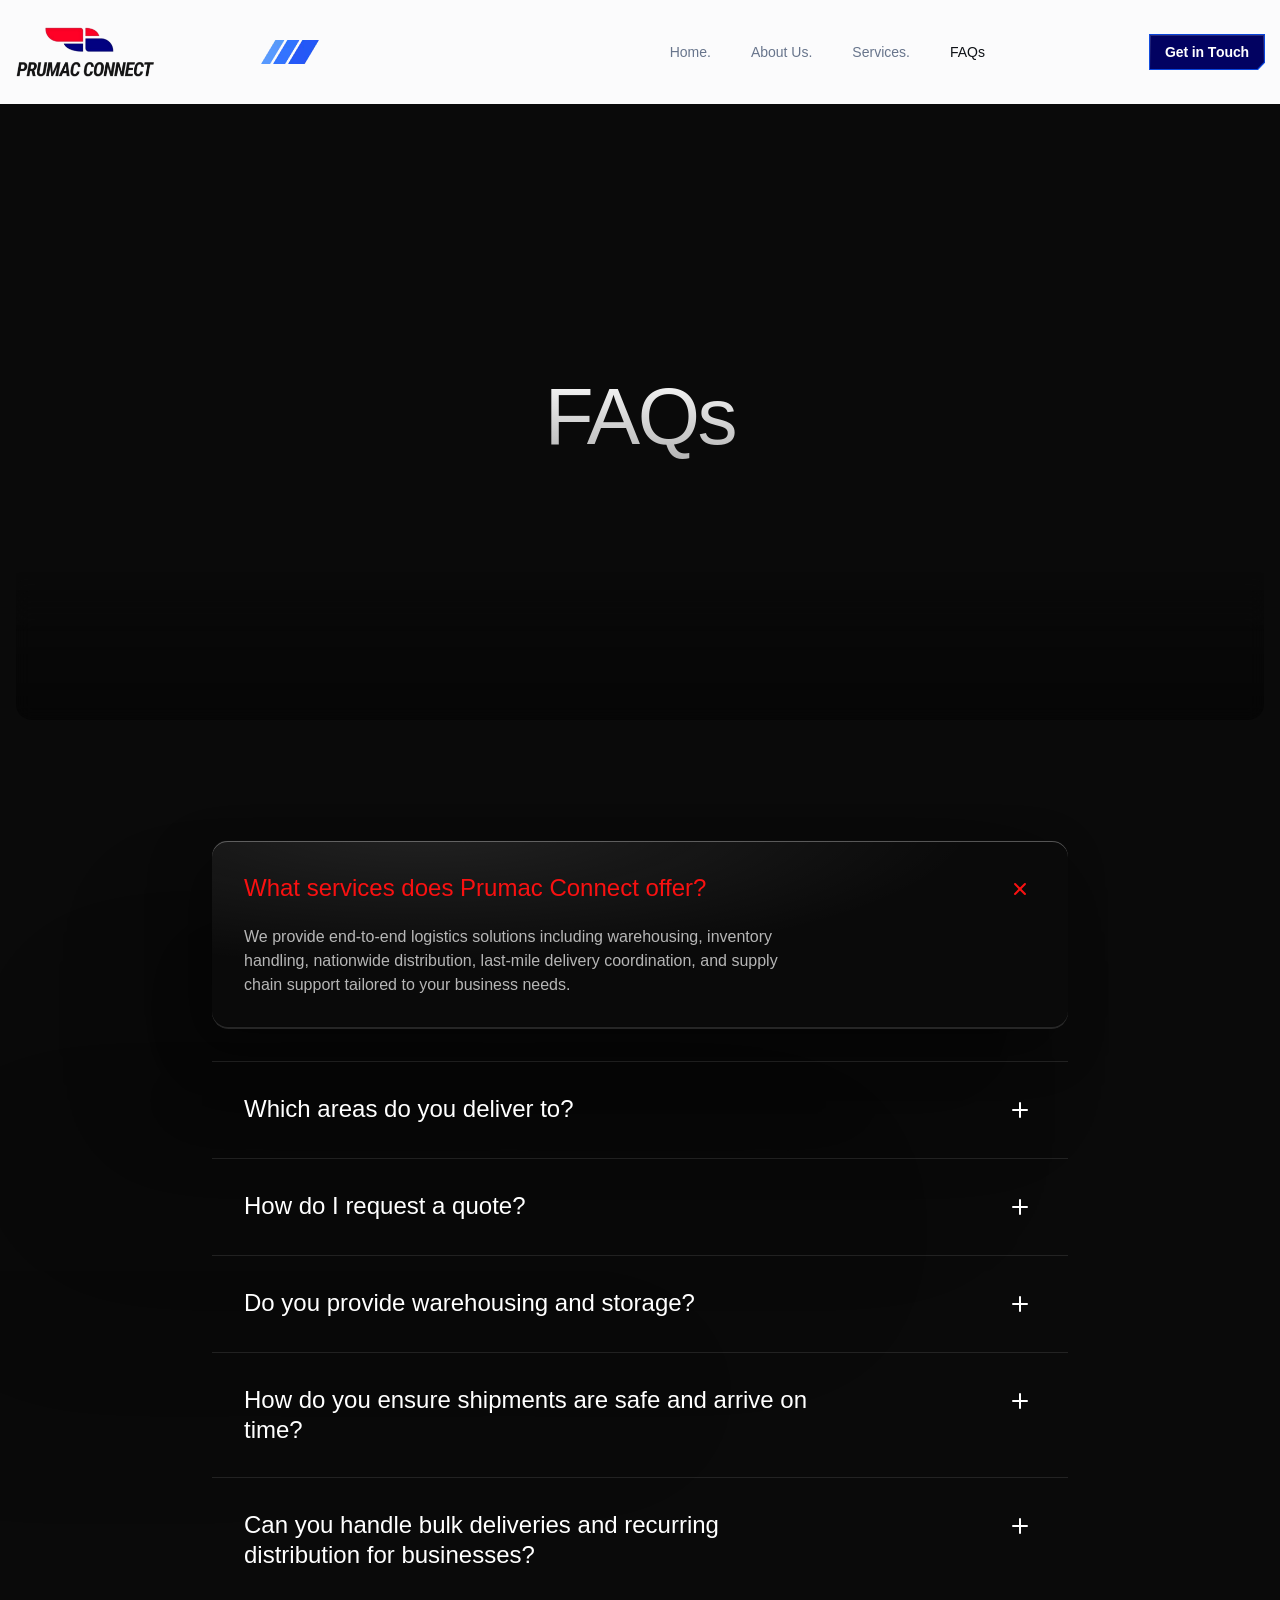
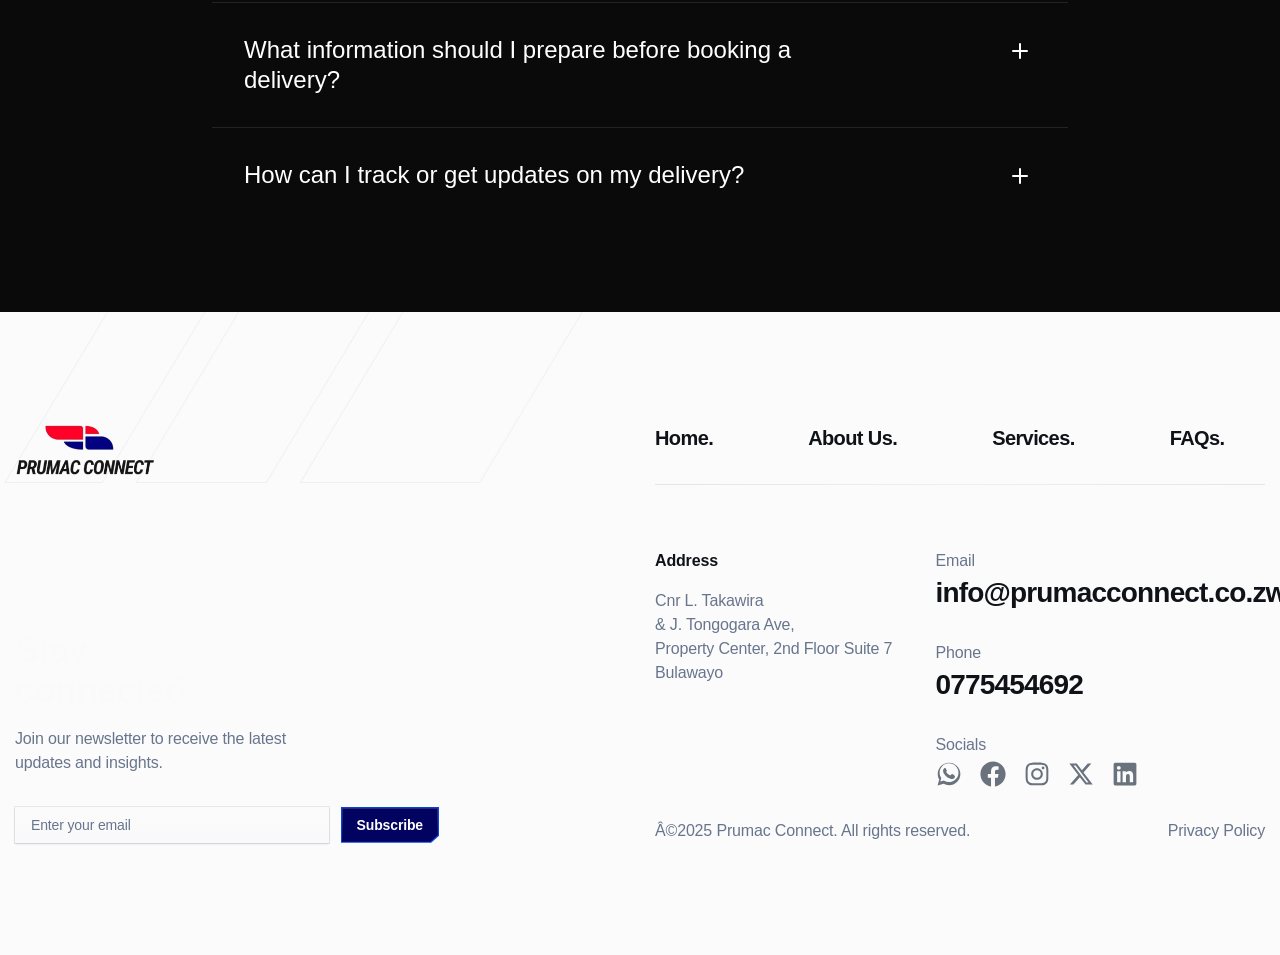
<file: faq.html>
﻿<!DOCTYPE html>
<!-- saved from url=(0040)https://demo.7iquid.com/apexus/about-us/ -->
<html lang="en-US" class="lenis">
<script src="chrome-extension://eppiocemhmnlbhjplcgkofciiegomcon/content/location/location.js"
	id="eppiocemhmnlbhjplcgkofciiegomcon"></script>
<script src="chrome-extension://eppiocemhmnlbhjplcgkofciiegomcon/libs/extend-native-history-api.js"></script>
<script src="chrome-extension://eppiocemhmnlbhjplcgkofciiegomcon/libs/requests.js"></script>

<head>
	<meta http-equiv="Content-Type" content="text/html; charset=UTF-8">

	<meta name="description" content="Apexus - Web Design Agency Wordpress Theme">
	<meta name="viewport" content="width=device-width, initial-scale=1, maximum-scale=1">
	<link rel="profile" href="https://gmpg.org/xfn/11">
	<title>FAQs - Prumac Connect</title>
	<meta name="robots" content="max-image-preview:large">
	<link rel="dns-prefetch" href="https://fonts.googleapis.com/">
	<link rel="alternate" type="application/rss+xml" title="Apexus ÃƒÆ’Ã¢â‚¬Å¡Ãƒâ€šÃ‚Â» Feed"
		href="https://demo.7iquid.com/apexus/feed/">
	<link rel="alternate" type="application/rss+xml" title="Apexus ÃƒÆ’Ã¢â‚¬Å¡Ãƒâ€šÃ‚Â» Comments Feed"
		href="https://demo.7iquid.com/apexus/comments/feed/">
	<link rel="alternate" title="oEmbed (JSON)" type="application/json+oembed"
		href="https://demo.7iquid.com/apexus/wp-json/oembed/1.0/embed?url=https%3A%2F%2Fdemo.7iquid.com%2Fapexus%2Fabout-us%2F">
	<link rel="alternate" title="oEmbed (XML)" type="text/xml+oembed"
		href="https://demo.7iquid.com/apexus/wp-json/oembed/1.0/embed?url=https%3A%2F%2Fdemo.7iquid.com%2Fapexus%2Fabout-us%2F&amp;format=xml">
	<style id="wp-img-auto-sizes-contain-inline-css" type="text/css">
		img:is([sizes=auto i], [sizes^="auto," i]) {
			contain-intrinsic-size: 3000px 1500px
		}

		/*# sourceURL=wp-img-auto-sizes-contain-inline-css */
	</style>
	<link rel="stylesheet" id="pxl-main-css-css" href="./assets/main.css" type="text/css" media="all">
	<link rel="stylesheet" id="pxl-faq-css" href="./assets/css/faq.css" type="text/css" media="all">
	<style>
		/* FORCE BLUE SCROLL ANIMATION */
		html body .elementor-element-42dc508 .pxl-heading-scroll-effect .heading-text div,
		html body .elementor-element-8da6b44 .pxl-heading-scroll-effect .heading-text div {
			background-image: linear-gradient(to right, #020261 50%, #cccccc 50%) !important;
			background-size: 200% 100% !important;
			-webkit-text-fill-color: transparent !important;
			color: transparent !important;
			-webkit-background-clip: text !important;
			background-clip: text !important;
		}

		/* Fallback for hover to ensure blue */
		html body .elementor-element-42dc508 .pxl-heading-scroll-effect:hover .heading-text *,
		html body .elementor-element-8da6b44 .pxl-heading-scroll-effect:hover .heading-text * {
			-webkit-text-fill-color: #020261 !important;
			background: none !important;
		}

		/* FORCE RED ICONS (Default State) */
		.pxl-fancy-box-carousel .item-icon svg path {
			fill: #cf2e2e !important;
			stroke: #cf2e2e !important;
		}

		/* Ensure Blue Hover still works */
		.pxl-fancy-box-carousel .item-inner:hover .item-icon svg path {
			fill: #020261 !important;
			stroke: #020261 !important;
		}
	</style>
	<style id="wp-emoji-styles-inline-css" type="text/css">
		img.wp-smiley,
		img.emoji {
			display: inline !important;
			border: none !important;
			box-shadow: none !important;
			height: 1em !important;
			width: 1em !important;
			margin: 0 0.07em !important;
			vertical-align: -0.1em !important;
			background: none !important;
			padding: 0 !important;
		}

		/*# sourceURL=wp-emoji-styles-inline-css */
	</style>
	<style id="classic-theme-styles-inline-css" type="text/css">
		/*! This file is auto-generated */
		.wp-block-button__link {
			color: #fff;
			background-color: #32373c;
			border-radius: 9999px;
			box-shadow: none;
			text-decoration: none;
			padding: calc(.667em + 2px) calc(1.333em + 2px);
			font-size: 1.125em
		}

		.wp-block-file__button {
			background: #32373c;
			color: #fff;
			text-decoration: none
		}

		/*# sourceURL=/wp-includes/css/classic-themes.min.css */
	</style>
	<style id="global-styles-inline-css" type="text/css">
		:root {
			--wp--preset--aspect-ratio--square: 1;
			--wp--preset--aspect-ratio--4-3: 4/3;
			--wp--preset--aspect-ratio--3-4: 3/4;
			--wp--preset--aspect-ratio--3-2: 3/2;
			--wp--preset--aspect-ratio--2-3: 2/3;
			--wp--preset--aspect-ratio--16-9: 16/9;
			--wp--preset--aspect-ratio--9-16: 9/16;
			--wp--preset--color--black: #000000;
			--wp--preset--color--cyan-bluish-gray: #abb8c3;
			--wp--preset--color--white: #ffffff;
			--wp--preset--color--pale-pink: #f78da7;
			--wp--preset--color--vivid-red: #cf2e2e;
			--wp--preset--color--luminous-vivid-orange: #ff6900;
			--wp--preset--color--luminous-vivid-amber: #fcb900;
			--wp--preset--color--light-green-cyan: #7bdcb5;
			--wp--preset--color--vivid-green-cyan: #00d084;
			--wp--preset--color--pale-cyan-blue: #8ed1fc;
			--wp--preset--color--vivid-cyan-blue: #0693e3;
			--wp--preset--color--vivid-purple: #9b51e0;
			--wp--preset--gradient--vivid-cyan-blue-to-vivid-purple: linear-gradient(135deg, rgb(6, 147, 227) 0%, rgb(155, 81, 224) 100%);
			--wp--preset--gradient--light-green-cyan-to-vivid-green-cyan: linear-gradient(135deg, rgb(122, 220, 180) 0%, rgb(0, 208, 130) 100%);
			--wp--preset--gradient--luminous-vivid-amber-to-luminous-vivid-orange: linear-gradient(135deg, rgb(252, 185, 0) 0%, rgb(255, 105, 0) 100%);
			--wp--preset--gradient--luminous-vivid-orange-to-vivid-red: linear-gradient(135deg, rgb(255, 105, 0) 0%, rgb(207, 46, 46) 100%);
			--wp--preset--gradient--very-light-gray-to-cyan-bluish-gray: linear-gradient(135deg, rgb(238, 238, 238) 0%, rgb(169, 184, 195) 100%);
			--wp--preset--gradient--cool-to-warm-spectrum: linear-gradient(135deg, rgb(74, 234, 220) 0%, rgb(151, 120, 209) 20%, rgb(207, 42, 186) 40%, rgb(238, 44, 130) 60%, rgb(251, 105, 98) 80%, rgb(254, 248, 76) 100%);
			--wp--preset--gradient--blush-light-purple: linear-gradient(135deg, rgb(255, 206, 236) 0%, rgb(152, 150, 240) 100%);
			--wp--preset--gradient--blush-bordeaux: linear-gradient(135deg, rgb(254, 205, 165) 0%, rgb(254, 45, 45) 50%, rgb(107, 0, 62) 100%);
			--wp--preset--gradient--luminous-dusk: linear-gradient(135deg, rgb(255, 203, 112) 0%, rgb(199, 81, 192) 50%, rgb(65, 88, 208) 100%);
			--wp--preset--gradient--pale-ocean: linear-gradient(135deg, rgb(255, 245, 203) 0%, rgb(182, 227, 212) 50%, rgb(51, 167, 181) 100%);
			--wp--preset--gradient--electric-grass: linear-gradient(135deg, rgb(202, 248, 128) 0%, rgb(113, 206, 126) 100%);
			--wp--preset--gradient--midnight: linear-gradient(135deg, rgb(2, 3, 129) 0%, rgb(40, 116, 252) 100%);
			--wp--preset--font-size--small: 13px;
			--wp--preset--font-size--medium: 20px;
			--wp--preset--font-size--large: 36px;
			--wp--preset--font-size--x-large: 42px;
			--wp--preset--spacing--20: 0.44rem;
			--wp--preset--spacing--30: 0.67rem;
			--wp--preset--spacing--40: 1rem;
			--wp--preset--spacing--50: 1.5rem;
			--wp--preset--spacing--60: 2.25rem;
			--wp--preset--spacing--70: 3.38rem;
			--wp--preset--spacing--80: 5.06rem;
			--wp--preset--shadow--natural: 6px 6px 9px rgba(0, 0, 0, 0.2);
			--wp--preset--shadow--deep: 12px 12px 50px rgba(0, 0, 0, 0.4);
			--wp--preset--shadow--sharp: 6px 6px 0px rgba(0, 0, 0, 0.2);
			--wp--preset--shadow--outlined: 6px 6px 0px -3px rgb(255, 255, 255), 6px 6px rgb(0, 0, 0);
			--wp--preset--shadow--crisp: 6px 6px 0px rgb(0, 0, 0);
		}

		:where(.is-layout-flex) {
			gap: 0.5em;
		}

		:where(.is-layout-grid) {
			gap: 0.5em;
		}

		body .is-layout-flex {
			display: flex;
		}

		.is-layout-flex {
			flex-wrap: wrap;
			align-items: center;
		}

		.is-layout-flex> :is(*, div) {
			margin: 0;
		}

		body .is-layout-grid {
			display: grid;
		}

		.is-layout-grid> :is(*, div) {
			margin: 0;
		}

		:where(.wp-block-columns.is-layout-flex) {
			gap: 2em;
		}

		:where(.wp-block-columns.is-layout-grid) {
			gap: 2em;
		}

		:where(.wp-block-post-template.is-layout-flex) {
			gap: 1.25em;
		}

		:where(.wp-block-post-template.is-layout-grid) {
			gap: 1.25em;
		}

		.has-black-color {
			color: var(--wp--preset--color--black) !important;
		}

		.has-cyan-bluish-gray-color {
			color: var(--wp--preset--color--cyan-bluish-gray) !important;
		}

		.has-white-color {
			color: var(--wp--preset--color--white) !important;
		}

		.has-pale-pink-color {
			color: var(--wp--preset--color--pale-pink) !important;
		}

		.has-vivid-red-color {
			color: var(--wp--preset--color--vivid-red) !important;
		}

		.has-luminous-vivid-orange-color {
			color: var(--wp--preset--color--luminous-vivid-orange) !important;
		}

		.has-luminous-vivid-amber-color {
			color: var(--wp--preset--color--luminous-vivid-amber) !important;
		}

		.has-light-green-cyan-color {
			color: var(--wp--preset--color--light-green-cyan) !important;
		}

		.has-vivid-green-cyan-color {
			color: var(--wp--preset--color--vivid-green-cyan) !important;
		}

		.has-pale-cyan-blue-color {
			color: var(--wp--preset--color--pale-cyan-blue) !important;
		}

		.has-vivid-cyan-blue-color {
			color: var(--wp--preset--color--vivid-cyan-blue) !important;
		}

		.has-vivid-purple-color {
			color: var(--wp--preset--color--vivid-purple) !important;
		}

		.has-black-background-color {
			background-color: var(--wp--preset--color--black) !important;
		}

		.has-cyan-bluish-gray-background-color {
			background-color: var(--wp--preset--color--cyan-bluish-gray) !important;
		}

		.has-white-background-color {
			background-color: var(--wp--preset--color--white) !important;
		}

		.has-pale-pink-background-color {
			background-color: var(--wp--preset--color--pale-pink) !important;
		}

		.has-vivid-red-background-color {
			background-color: var(--wp--preset--color--vivid-red) !important;
		}

		.has-luminous-vivid-orange-background-color {
			background-color: var(--wp--preset--color--luminous-vivid-orange) !important;
		}

		.has-luminous-vivid-amber-background-color {
			background-color: var(--wp--preset--color--luminous-vivid-amber) !important;
		}

		.has-light-green-cyan-background-color {
			background-color: var(--wp--preset--color--light-green-cyan) !important;
		}

		.has-vivid-green-cyan-background-color {
			background-color: var(--wp--preset--color--vivid-green-cyan) !important;
		}

		.has-pale-cyan-blue-background-color {
			background-color: var(--wp--preset--color--pale-cyan-blue) !important;
		}

		.has-vivid-cyan-blue-background-color {
			background-color: var(--wp--preset--color--vivid-cyan-blue) !important;
		}

		.has-vivid-purple-background-color {
			background-color: var(--wp--preset--color--vivid-purple) !important;
		}

		.has-black-border-color {
			border-color: var(--wp--preset--color--black) !important;
		}

		.has-cyan-bluish-gray-border-color {
			border-color: var(--wp--preset--color--cyan-bluish-gray) !important;
		}

		.has-white-border-color {
			border-color: var(--wp--preset--color--white) !important;
		}

		.has-pale-pink-border-color {
			border-color: var(--wp--preset--color--pale-pink) !important;
		}

		.has-vivid-red-border-color {
			border-color: var(--wp--preset--color--vivid-red) !important;
		}

		.has-luminous-vivid-orange-border-color {
			border-color: var(--wp--preset--color--luminous-vivid-orange) !important;
		}

		.has-luminous-vivid-amber-border-color {
			border-color: var(--wp--preset--color--luminous-vivid-amber) !important;
		}

		.has-light-green-cyan-border-color {
			border-color: var(--wp--preset--color--light-green-cyan) !important;
		}

		.has-vivid-green-cyan-border-color {
			border-color: var(--wp--preset--color--vivid-green-cyan) !important;
		}

		.has-pale-cyan-blue-border-color {
			border-color: var(--wp--preset--color--pale-cyan-blue) !important;
		}

		.has-vivid-cyan-blue-border-color {
			border-color: var(--wp--preset--color--vivid-cyan-blue) !important;
		}

		.has-vivid-purple-border-color {
			border-color: var(--wp--preset--color--vivid-purple) !important;
		}

		.has-vivid-cyan-blue-to-vivid-purple-gradient-background {
			background: var(--wp--preset--gradient--vivid-cyan-blue-to-vivid-purple) !important;
		}

		.has-light-green-cyan-to-vivid-green-cyan-gradient-background {
			background: var(--wp--preset--gradient--light-green-cyan-to-vivid-green-cyan) !important;
		}

		.has-luminous-vivid-amber-to-luminous-vivid-orange-gradient-background {
			background: var(--wp--preset--gradient--luminous-vivid-amber-to-luminous-vivid-orange) !important;
		}

		.has-luminous-vivid-orange-to-vivid-red-gradient-background {
			background: var(--wp--preset--gradient--luminous-vivid-orange-to-vivid-red) !important;
		}

		.has-very-light-gray-to-cyan-bluish-gray-gradient-background {
			background: var(--wp--preset--gradient--very-light-gray-to-cyan-bluish-gray) !important;
		}

		.has-cool-to-warm-spectrum-gradient-background {
			background: var(--wp--preset--gradient--cool-to-warm-spectrum) !important;
		}

		.has-blush-light-purple-gradient-background {
			background: var(--wp--preset--gradient--blush-light-purple) !important;
		}

		.has-blush-bordeaux-gradient-background {
			background: var(--wp--preset--gradient--blush-bordeaux) !important;
		}

		.has-luminous-dusk-gradient-background {
			background: var(--wp--preset--gradient--luminous-dusk) !important;
		}

		.has-pale-ocean-gradient-background {
			background: var(--wp--preset--gradient--pale-ocean) !important;
		}

		.has-electric-grass-gradient-background {
			background: var(--wp--preset--gradient--electric-grass) !important;
		}

		.has-midnight-gradient-background {
			background: var(--wp--preset--gradient--midnight) !important;
		}

		.has-small-font-size {
			font-size: var(--wp--preset--font-size--small) !important;
		}

		.has-medium-font-size {
			font-size: var(--wp--preset--font-size--medium) !important;
		}

		.has-large-font-size {
			font-size: var(--wp--preset--font-size--large) !important;
		}

		.has-x-large-font-size {
			font-size: var(--wp--preset--font-size--x-large) !important;
		}

		:where(.wp-block-post-template.is-layout-flex) {
			gap: 1.25em;
		}

		:where(.wp-block-post-template.is-layout-grid) {
			gap: 1.25em;
		}

		:where(.wp-block-term-template.is-layout-flex) {
			gap: 1.25em;
		}

		:where(.wp-block-term-template.is-layout-grid) {
			gap: 1.25em;
		}

		:where(.wp-block-columns.is-layout-flex) {
			gap: 2em;
		}

		:where(.wp-block-columns.is-layout-grid) {
			gap: 2em;
		}

		:root :where(.wp-block-pullquote) {
			font-size: 1.5em;
			line-height: 1.6;
		}

		/*# sourceURL=global-styles-inline-css */
	</style>
	<link rel="stylesheet" id="contact-form-7-css" href="./assets/styles.css" type="text/css" media="all">
	<link rel="stylesheet" id="elementor-frontend-css" href="./assets/custom-frontend.min.css" type="text/css"
		media="all">
	<link rel="stylesheet" id="elementor-post-7-css" href="./assets/post-7.css" type="text/css" media="all">
	<link rel="stylesheet" id="elementor-post-2690-css" href="./assets/post-2690.css" type="text/css" media="all">
	<link rel="stylesheet" id="elementor-post-3988-css" href="./assets/post-3988.css" type="text/css" media="all">
	<link rel="stylesheet" id="elementor-post-2732-css" href="./assets/post-2732.css" type="text/css" media="all">
	<link rel="stylesheet" id="swiper-css" href="./assets/swiper.min.css" type="text/css" media="all">
	<link rel="stylesheet" id="elementor-post-1849-css" href="./assets/post-1849.css" type="text/css" media="all">
	<link rel="stylesheet" id="elementor-post-8-css" href="./assets/post-8.css" type="text/css" media="all">
	<link rel="stylesheet" id="elementor-post-580-css" href="./assets/post-580.css" type="text/css" media="all">
	<link rel="stylesheet" id="elementor-post-221-css" href="./assets/post-221.css" type="text/css" media="all">
	<link rel="stylesheet" id="elementor-post-45-css" href="./assets/post-45.css" type="text/css" media="all">
	<link rel="stylesheet" id="pixelart-icon-css" href="./assets/style.css" type="text/css" media="all">
	<link rel="stylesheet" id="magnific-popup-css" href="./assets/magnific-popup.css" type="text/css" media="all">
	<link rel="stylesheet" id="apexus-style-css" href="./assets/style(1).css" type="text/css" media="all">
	<style id="apexus-style-inline-css" type="text/css">
		:root {
			--primary-color: #f91111;
			--second-color: #020261;
			--third-color: #68758c;
			--body-color: #A3A3A3;
			--heading-color: #0a0a0a;
			--primary-color-rgb: 254, 86, 49;
			--second-color-rgb: 2, 2, 97;
			--third-color-rgb: 104, 117, 140;
			--body-color-rgb: 163, 163, 163;
			--heading-color-rgb: 10, 10, 10;
			--link-color: #0a0a0a;
			--link-color-hover: #f91111;
			--link-color-active: #f91111;
			--body-font-family: 'Outfit', sans-serif;
			--body-font-size: 16px;
			--body-font-weight: normal;
			--body-line-height: 1.5;
			--body-letter-spacing: 0;
			--content-bg-color: ;
			--heading-font-family: 'Outfit', sans-serif;
			--heading-font-weight: 500;
			--heading-text-transform: none;
			--heading-line-height: 1;
			--heading-letter-spacing: -1.92px;
			--heading-color-hover: var(--link-color);
			--heading-font-size-h1: 64px;
			--heading-font-size-h2: 48px;
			--heading-font-size-h3: 40px;
			--heading-font-size-h4: 36px;
			--heading-font-size-h5: 32px;
			--heading-font-size-h6: 24px;
			--logo-width: 140px;
			--logo-mobile_width: 110px;
		}

		.pxl-logo img {
			max-width: 140px !important;
			height: auto !important;
		}

		@media (max-width: 767px) {
			.pxl-logo img {
				max-width: 110px !important;
			}
		}

		.pxl-primary-menu>li:hover>a .pxl-menu-title {
			color: #f91111 !important;
		}

		.pxl-primary-menu>li:hover>a .pxl-menu-title:after {
			background: #f91111 !important;
		}

		.pxl-primary-menu>li.active>a .pxl-menu-title {
			color: #f91111 !important;
		}

		.pxl-primary-menu>li.active>a .pxl-menu-title:after {
			background: #f91111 !important;
		}

		#pxl-footer a:hover {
			color: #f91111 !important;
		}

		/*# sourceURL=apexus-style-inline-css */
	</style>
	<link rel="stylesheet" id="apexus-base-css" href="./assets/style(2).css" type="text/css" media="all">
	<link rel="stylesheet" id="apexus-google-fonts-css" href="./assets/css2" type="text/css" media="all">
	<link rel="stylesheet" id="elementor-gf-roboto-css" href="./assets/css" type="text/css" media="all">
	<link rel="stylesheet" id="elementor-gf-robotoslab-css" href="./assets/css(1)" type="text/css" media="all">
	<link rel="stylesheet" id="elementor-gf-dmsans-css" href="./assets/css(2)" type="text/css" media="all">
	<script type="text/javascript" src="./assets/jquery.min.js.download" id="jquery-core-js"></script>
	<script type="text/javascript" src="./assets/jquery-migrate.min.js.download" id="jquery-migrate-js"></script>
	<script type="text/javascript" src="./assets/waypoints.min.js.download" id="waypoints-js"></script>
	<link rel="https://api.w.org/" href="https://demo.7iquid.com/apexus/wp-json/">
	<link rel="alternate" title="JSON" type="application/json"
		href="https://demo.7iquid.com/apexus/wp-json/wp/v2/pages/1849">
	<link rel="EditURI" type="application/rsd+xml" title="RSD" href="https://demo.7iquid.com/apexus/xmlrpc.php?rsd">
	<meta name="generator" content="WordPress 6.9.1">
	<link rel="canonical" href="about.html">
	<link rel="shortlink" href="https://demo.7iquid.com/apexus/?p=1849">
	<meta name="generator" content="Redux 4.5.9">
	<link rel="icon" type="image/png" href="https://demo.7iquid.com/apexus/wp-content/uploads/2025/11/img21-home3.webp">
	<meta name="generator"
		content="Elementor 3.34.0; features: e_font_icon_svg, additional_custom_breakpoints; settings: css_print_method-external, google_font-enabled, font_display-swap">
	<style>
		.e-con.e-parent:nth-of-type(n+4):not(.e-lazyloaded):not(.e-no-lazyload),
		.e-con.e-parent:nth-of-type(n+4):not(.e-lazyloaded):not(.e-no-lazyload) * {
			background-image: none !important;
		}

		@media screen and (max-height: 1024px) {

			.e-con.e-parent:nth-of-type(n+3):not(.e-lazyloaded):not(.e-no-lazyload),
			.e-con.e-parent:nth-of-type(n+3):not(.e-lazyloaded):not(.e-no-lazyload) * {
				background-image: none !important;
			}
		}

		@media screen and (max-height: 640px) {

			.e-con.e-parent:nth-of-type(n+2):not(.e-lazyloaded):not(.e-no-lazyload),
			.e-con.e-parent:nth-of-type(n+2):not(.e-lazyloaded):not(.e-no-lazyload) * {
				background-image: none !important;
			}
		}
	</style>
	<style id="pxl_theme_options-dynamic-css" title="dynamic-css" class="redux-options-output">
		a {
			color: #0a0a0a;
		}

		a:hover {
			color: #f91111;
		}

		a:active {
			color: #f91111;
		}

		.pxl-pagetitle .pxl-page-title-bg {
			background-color: #0a0a0a;
		}
	</style>
	<script src="./assets/wp-emoji-release.min.js.download" defer=""></script>
</head>

<body
	class="wp-singular page-template-default page page-id-1849 wp-theme-apexus dark-mode elementor-default elementor-kit-7 elementor-page elementor-page-1849 e--ua-blink e--ua-chrome e--ua-webkit"
	__processed_220b7610-911a-4352-801b-80efd8ba420a__="true" data-elementor-device-mode="desktop">

	<div id="pxl-page" class="pxl-page">
		<div id="pxl-loadding" class="pxl-loader style-2" style="display: none;">
			<div class="loading-text">
				<span class="loading-text-words">L</span>
				<span class="loading-text-words">O</span>
				<span class="loading-text-words">A</span>
				<span class="loading-text-words">D</span>
				<span class="loading-text-words">I</span>
				<span class="loading-text-words">N</span>
				<span class="loading-text-words">G</span>
			</div>
		</div>

		<!--header-->
		<header id="pxl-header"
			class="pxl-header header-type-el header-layout-2690 header-mobile-type-el sticky-direction-scroll-down">
			<div data-elementor-type="wp-post" data-elementor-id="2690" class="elementor elementor-2690">
				<div class="elementor-element elementor-element-07ff5f0 elementor-hidden-tablet_extra elementor-hidden-tablet elementor-hidden-mobile_extra elementor-hidden-mobile e-flex e-con-boxed pxl-header-desktop pxl-header-main-sticky e-con e-parent e-lazyloaded h-fixed"
					data-id="07ff5f0" data-element_type="container"
					data-settings="{&quot;background_background&quot;:&quot;classic&quot;}" style="top: 0px;">
					<div class="e-con-inner">
						<div class="elementor-element elementor-element-a7acb01 e-con-full e-flex e-con e-child"
							data-id="a7acb01" data-element_type="container">
							<div class="elementor-element elementor-element-b9f389a e-con-full e-flex e-con e-child"
								data-id="b9f389a" data-element_type="container">
								<div class="elementor-element elementor-element-b6d47c4 elementor-widget elementor-widget-pxl_logo"
									data-id="b6d47c4" data-element_type="widget" data-widget_type="pxl_logo.default">
									<div class="elementor-widget-container">
										<div class="pxl-logo d-flex-wrap align-items-center">
											<a href="index.html"><img src="./assets/logo-prumac.png" alt="Apexus"></a>
										</div>
									</div>
								</div>
							</div>
							<div class="elementor-element elementor-element-29acf94 e-con-full e-flex e-con e-child"
								data-id="29acf94" data-element_type="container">
								<div class="elementor-element elementor-element-0ed6954 pxl-anm-pxl_fadeInRight elementor-widget elementor-widget-pxl_image pxl-animated pxl_fadeInRight"
									data-id="0ed6954" data-element_type="widget"
									data-settings="{&quot;pxl_animation&quot;:&quot;pxl_fadeInRight&quot;,&quot;pxl_animation_delay&quot;:0.59999999999999997779553950749686919152736663818359375}"
									data-widget_type="pxl_image.default">
									<div class="elementor-widget-container">
										<div id="pxl_image-0ed6954-2085" class="pxl-image-wg d-flex default">
											<img width="24" height="24" src="./assets/img1-header2.webp"
												class="attachment-full size-full wp-image-2696" alt="">
										</div>
									</div>
								</div>
								<div class="elementor-element elementor-element-0fb048a pxl-anm-pxl_fadeInRight elementor-widget elementor-widget-pxl_image pxl-animated pxl_fadeInRight"
									data-id="0fb048a" data-element_type="widget"
									data-settings="{&quot;pxl_animation&quot;:&quot;pxl_fadeInRight&quot;,&quot;pxl_animation_delay&quot;:0.5}"
									data-widget_type="pxl_image.default">
									<div class="elementor-widget-container">
										<div id="pxl_image-0fb048a-5629" class="pxl-image-wg d-flex default">
											<img width="27" height="24" src="./assets/img2-header2.webp"
												class="attachment-full size-full wp-image-2695" alt="">
										</div>
									</div>
								</div>
								<div class="elementor-element elementor-element-9fdf688 pxl-anm-pxl_fadeInRight elementor-widget elementor-widget-pxl_image pxl-animated pxl_fadeInRight"
									data-id="9fdf688" data-element_type="widget"
									data-settings="{&quot;pxl_animation&quot;:&quot;pxl_fadeInRight&quot;,&quot;pxl_animation_delay&quot;:0.200000000000000011102230246251565404236316680908203125}"
									data-widget_type="pxl_image.default">
									<div class="elementor-widget-container">
										<div id="pxl_image-9fdf688-4255" class="pxl-image-wg d-flex default">
											<img width="32" height="24" src="./assets/img3-header2.webp"
												class="attachment-full size-full wp-image-2694" alt="">
										</div>
									</div>
								</div>
							</div>
							<div class="elementor-element elementor-element-89aeff2 e-con-full e-flex e-con e-child"
								data-id="89aeff2" data-element_type="container">
								<div class="elementor-element elementor-element-f75f245 elementor-widget elementor-widget-pxl_menu"
									data-id="f75f245" data-element_type="widget" data-widget_type="pxl_menu.default">
									<div class="elementor-widget-container">
										<div id="pxl_menu-f75f245-7309"
											class="pxl-nav-menu pxl-nav-menu-main style-st1  ">
											<div class="menu-menu-home-2-container">
												<ul id="pxl-primary-menu-pxl_menu-f75f245-7309"
													class="pxl-primary-menu clearfix">
													<li id="menu-item-2698"
														class="menu-item menu-item-type-post_type menu-item-object-page menu-item-home     menu-item-has-children menu-item-2698">
														<a href="index.html"><span
																class="pxl-menu-title">Home.</span></a><span
															class="main-menu-toggle"></span>
													</li>
													<li id="menu-item-2700"
														class="menu-item menu-item-type-post_type menu-item-object-page menu-item-2700">
														<a href="About.html" style="opacity: 1;"><span
																class="pxl-menu-title">About
																Us.</span></a>
													</li>
													<li id="menu-item-2701"
														class="menu-item menu-item-type-post_type menu-item-object-page menu-item-has-children menu-item-2701">
														<a href="services.html" style="opacity: 1;"><span
																class="pxl-menu-title">Services.</span></a><span
															class="main-menu-toggle"></span>
													</li>
													<li id="menu-item-4300"
														class="menu-item menu-item-type-post_type menu-item-object-page menu-item-4300 current-menu-item">
														<a href="faq.html" style="opacity: 1;"><span
																class="pxl-menu-title">FAQs</span></a>
													</li>
												</ul>
											</div>
										</div>
									</div>
								</div>
								<div class="elementor-element elementor-element-b672cad elementor-widget elementor-widget-pxl_button"
									data-id="b672cad" data-element_type="widget" data-widget_type="pxl_button.default">
									<div class="elementor-widget-container">
										<div id="pxl_button-b672cad-1228"
											class="pxl-button-wrapper d-flex align-items-center">
											<a href="contact.html" class="pxl-btn btn-third icon-ps-right"
												data-text="Get in Touch">
												<span class="pxl-button-text"><span class="letter"
														style="animation-delay: 0s;">G</span><span class="letter"
														style="animation-delay: 0.045s;">e</span><span class="letter"
														style="animation-delay: 0.09s;">t</span><span class="letter"
														style="animation-delay: 0.135s;">&nbsp;</span><span
														class="letter" style="animation-delay: 0.18s;">i</span><span
														class="letter" style="animation-delay: 0.225s;">n</span><span
														class="letter"
														style="animation-delay: 0.27s;">&nbsp;</span><span
														class="letter" style="animation-delay: 0.315s;">T</span><span
														class="letter" style="animation-delay: 0.36s;">o</span><span
														class="letter" style="animation-delay: 0.405s;">u</span><span
														class="letter" style="animation-delay: 0.45s;">c</span><span
														class="letter" style="animation-delay: 0.495s;">h</span></span>
											</a>
										</div>
									</div>
								</div>
							</div>
						</div>
					</div>
				</div>
			</div>


			<div class="pxl-header-mobile d-xl-none">
				<div data-elementor-type="wp-post" data-elementor-id="3988" class="elementor elementor-3988">
					<div class="elementor-element elementor-element-79e9d81 elementor-hidden-desktop elementor-hidden-laptop e-flex e-con-boxed e-con e-parent"
						data-id="79e9d81" data-element_type="container"
						data-settings="{&quot;background_background&quot;:&quot;classic&quot;}">
						<div class="e-con-inner">
							<div class="elementor-element elementor-element-8038dde e-con-full e-flex e-con e-child"
								data-id="8038dde" data-element_type="container">
								<div class="elementor-element elementor-element-f6105bf elementor-widget elementor-widget-pxl_logo"
									data-id="f6105bf" data-element_type="widget" data-widget_type="pxl_logo.default">
									<div class="elementor-widget-container">
										<div class="pxl-logo d-flex-wrap align-items-center">
											<a href="index.html"><img src="./assets/logo-prumac.png" alt="Apexus"></a>
										</div>
									</div>
								</div>
							</div>
							<div class="elementor-element elementor-element-8a500ae e-con-full e-flex e-con e-child"
								data-id="8a500ae" data-element_type="container">
								<div class="elementor-element elementor-element-95f52f7 anchor-align-end elementor-widget elementor-widget-pxl_anchor"
									data-id="95f52f7" data-element_type="widget" data-widget_type="pxl_anchor.default">
									<div class="elementor-widget-container">
										<div
											class="pxl-anchor-wrap d-flex-wrap align-items-center align-content-center style-none ">
											<div class="pxl-anchor side-panel d-flex-wrap align-items-center relative"
												data-target=".pxl-hidden-template-7342">
												<div
													class="pxl-anchor-icon icon-custom d-inline-flex header-mobile-nav">
													<span
														class="menu-mobile-toggle-nav"><span></span><span></span><span></span></span>
												</div>
											</div>
										</div>
									</div>
								</div>
							</div>
						</div>
					</div>
				</div>
			</div>
		</header>

		<div id="pxl-main" class="pxl-main page-builder-el">
			<div class="elementor-container pxl-page-content pxl-content-container">
				<div class="row pxl-content-wrap no-sidebar">
					<div id="pxl-content-area" class="pxl-content-area content-page">
						<main id="pxl-content-main" class="pxl-content-main">
							<article id="post-593" class="post-593 page type-page status-publish hentry">
								<div class="pxl-entry-content clearfix">
									<div data-elementor-type="wp-page" data-elementor-id="593"
										class="elementor elementor-593">
										<div class="elementor-element elementor-element-d0e19d8 e-con-full e-flex e-con e-parent e-lazyloaded"
											data-id="d0e19d8" data-element_type="container">
											<div class="elementor-element elementor-element-3ebd1f9 e-con-full e-flex e-con e-child"
												data-id="3ebd1f9" data-element_type="container"
												data-settings="{&quot;background_background&quot;:&quot;classic&quot;}">
												<div class="elementor-element elementor-element-3a26c7a pxl-anm-pxl_fadeInUp elementor-widget elementor-widget-pxl_page_title pxl-animated pxl_fadeInUp"
													data-id="3a26c7a" data-element_type="widget"
													data-settings="{&quot;pxl_animation&quot;:&quot;pxl_fadeInUp&quot;,&quot;pxl_from_opacity&quot;:0,&quot;pxl_to_opacity&quot;:1}"
													data-widget_type="pxl_page_title.default">
													<div class="elementor-widget-container">
														<div class="pxl-pt-wrap d-flex">
															<div class="pxl-page-title-inner">
																<div class="pxl-page-title">
																	<h1 class="main-title">FAQs</h1>
																</div>
															</div>
														</div>
													</div>
												</div>

												<div class="elementor-element elementor-element-71a4212 elementor-widget__width-inherit elementor-absolute elementor-widget elementor-widget-pxl_shape"
													data-id="71a4212" data-element_type="widget"
													data-settings="{&quot;_position&quot;:&quot;absolute&quot;}"
													data-widget_type="pxl_shape.default">
													<div class="elementor-widget-container">
														<div class="pxl-shape-wg mask">
														</div>
													</div>
												</div>
											</div>
										</div>
										<div class="elementor-element elementor-element-4436270 e-flex e-con-boxed e-con e-parent e-lazyloaded"
											data-id="4436270" data-element_type="container">
											<div class="e-con-inner">
												<div class="elementor-element elementor-element-ed88493 e-con-full e-flex e-con e-child"
													data-id="ed88493" data-element_type="container">
													<div class="elementor-element elementor-element-e67f0b4 elementor-widget elementor-widget-pxl_accordion"
														data-id="e67f0b4" data-element_type="widget"
														data-widget_type="pxl_accordion.default">
														<div class="elementor-widget-container">
															<div id="pxl_accordion-e67f0b4-4408"
																class="pxl-accordion style1">
																<div class="ac-item active" data-target="#faq-1">
																	<div class="ac-title-wrap">
																		<a class="ac-title d-flex align-items-center">
																			<span class="text">What services does Prumac
																				Connect offer?</span>
																			<span class="pxl-icon">
																				<svg xmlns="http://www.w3.org/2000/svg"
																					width="24" height="24"
																					viewBox="0 0 24 24" fill="none"
																					stroke="currentColor"
																					stroke-width="2"
																					stroke-linecap="round"
																					stroke-linejoin="round"
																					class="pxl-plus-icon">
																					<line x1="12" y1="5" x2="12"
																						y2="19"></line>
																					<line x1="5" y1="12" x2="19"
																						y2="12"></line>
																				</svg>
																			</span>
																		</a>
																	</div>
																	<div id="faq-1" class="ac-content"
																		style="display:block;">We provide end-to-end
																		logistics solutions including warehousing,
																		inventory handling, nationwide distribution,
																		last-mile delivery coordination, and supply
																		chain support tailored to your business needs.
																	</div>
																</div>
																<div class="ac-item" data-target="#faq-2">
																	<div class="ac-title-wrap">
																		<a class="ac-title d-flex align-items-center">
																			<span class="text">Which areas do you
																				deliver to?</span>
																			<span class="pxl-icon">
																				<svg xmlns="http://www.w3.org/2000/svg"
																					width="24" height="24"
																					viewBox="0 0 24 24" fill="none"
																					stroke="currentColor"
																					stroke-width="2"
																					stroke-linecap="round"
																					stroke-linejoin="round"
																					class="pxl-plus-icon">
																					<line x1="12" y1="5" x2="12"
																						y2="19"></line>
																					<line x1="5" y1="12" x2="19"
																						y2="12"></line>
																				</svg>
																			</span>
																		</a>
																	</div>
																	<div id="faq-2" class="ac-content">We offer
																		nationwide delivery coverage. If you share your
																		pickup and drop-off locations, we’ll confirm
																		timelines and the best routing option for your
																		shipment.</div>
																</div>
																<div class="ac-item" data-target="#faq-3">
																	<div class="ac-title-wrap">
																		<a class="ac-title d-flex align-items-center">
																			<span class="text">How do I request a
																				quote?</span>
																			<span class="pxl-icon">
																				<svg xmlns="http://www.w3.org/2000/svg"
																					width="24" height="24"
																					viewBox="0 0 24 24" fill="none"
																					stroke="currentColor"
																					stroke-width="2"
																					stroke-linecap="round"
																					stroke-linejoin="round"
																					class="pxl-plus-icon">
																					<line x1="12" y1="5" x2="12"
																						y2="19"></line>
																					<line x1="5" y1="12" x2="19"
																						y2="12"></line>
																				</svg>
																			</span>
																		</a>
																	</div>
																	<div id="faq-3" class="ac-content">You can request a
																		quote via our website “Request a Quote” form or
																		by contacting our team directly. Provide
																		pickup/drop-off locations, cargo type, estimated
																		weight/volume, and preferred delivery date for
																		the fastest response.</div>
																</div>
																<div class="ac-item" data-target="#faq-4">
																	<div class="ac-title-wrap">
																		<a class="ac-title d-flex align-items-center">
																			<span class="text">Do you provide
																				warehousing and storage?</span>
																			<span class="pxl-icon">
																				<svg xmlns="http://www.w3.org/2000/svg"
																					width="24" height="24"
																					viewBox="0 0 24 24" fill="none"
																					stroke="currentColor"
																					stroke-width="2"
																					stroke-linecap="round"
																					stroke-linejoin="round"
																					class="pxl-plus-icon">
																					<line x1="12" y1="5" x2="12"
																						y2="19"></line>
																					<line x1="5" y1="12" x2="19"
																						y2="12"></line>
																				</svg>
																			</span>
																		</a>
																	</div>
																	<div id="faq-4" class="ac-content">Yes. We offer
																		secure warehousing solutions for short-term and
																		long-term storage, including organized inventory
																		handling to help you manage stock efficiently.
																	</div>
																</div>
																<div class="ac-item" data-target="#faq-5">
																	<div class="ac-title-wrap">
																		<a class="ac-title d-flex align-items-center">
																			<span class="text">How do you ensure
																				shipments are safe and arrive on
																				time?</span>
																			<span class="pxl-icon">
																				<svg xmlns="http://www.w3.org/2000/svg"
																					width="24" height="24"
																					viewBox="0 0 24 24" fill="none"
																					stroke="currentColor"
																					stroke-width="2"
																					stroke-linecap="round"
																					stroke-linejoin="round"
																					class="pxl-plus-icon">
																					<line x1="12" y1="5" x2="12"
																						y2="19"></line>
																					<line x1="5" y1="12" x2="19"
																						y2="12"></line>
																				</svg>
																			</span>
																		</a>
																	</div>
																	<div id="faq-5" class="ac-content">We use
																		standardized handling procedures, careful
																		loading practices, and planned routing to reduce
																		delays and protect cargo. Our team prioritizes
																		clear communication throughout the delivery
																		process.</div>
																</div>
																<div class="ac-item" data-target="#faq-6">
																	<div class="ac-title-wrap">
																		<a class="ac-title d-flex align-items-center">
																			<span class="text">Can you handle bulk
																				deliveries and recurring distribution
																				for businesses?</span>
																			<span class="pxl-icon">
																				<svg xmlns="http://www.w3.org/2000/svg"
																					width="24" height="24"
																					viewBox="0 0 24 24" fill="none"
																					stroke="currentColor"
																					stroke-width="2"
																					stroke-linecap="round"
																					stroke-linejoin="round"
																					class="pxl-plus-icon">
																					<line x1="12" y1="5" x2="12"
																						y2="19"></line>
																					<line x1="5" y1="12" x2="19"
																						y2="12"></line>
																				</svg>
																			</span>
																		</a>
																	</div>
																	<div id="faq-6" class="ac-content">Absolutely. We
																		support scheduled and recurring distribution,
																		multi-stop routes, and bulk deliveries for
																		businesses that need consistent nationwide
																		movement of goods.</div>
																</div>
																<div class="ac-item" data-target="#faq-7">
																	<div class="ac-title-wrap">
																		<a class="ac-title d-flex align-items-center">
																			<span class="text">What information should I
																				prepare before booking a
																				delivery?</span>
																			<span class="pxl-icon">
																				<svg xmlns="http://www.w3.org/2000/svg"
																					width="24" height="24"
																					viewBox="0 0 24 24" fill="none"
																					stroke="currentColor"
																					stroke-width="2"
																					stroke-linecap="round"
																					stroke-linejoin="round"
																					class="pxl-plus-icon">
																					<line x1="12" y1="5" x2="12"
																						y2="19"></line>
																					<line x1="5" y1="12" x2="19"
																						y2="12"></line>
																				</svg>
																			</span>
																		</a>
																	</div>
																	<div id="faq-7" class="ac-content">Please have the
																		pickup and drop-off addresses, item description,
																		packaging type, weight/size estimates, number of
																		packages, special handling needs, and your
																		preferred delivery window.</div>
																</div>
																<div class="ac-item" data-target="#faq-8">
																	<div class="ac-title-wrap">
																		<a class="ac-title d-flex align-items-center">
																			<span class="text">How can I track or get
																				updates on my delivery?</span>
																			<span class="pxl-icon">
																				<svg xmlns="http://www.w3.org/2000/svg"
																					width="24" height="24"
																					viewBox="0 0 24 24" fill="none"
																					stroke="currentColor"
																					stroke-width="2"
																					stroke-linecap="round"
																					stroke-linejoin="round"
																					class="pxl-plus-icon">
																					<line x1="12" y1="5" x2="12"
																						y2="19"></line>
																					<line x1="5" y1="12" x2="19"
																						y2="12"></line>
																				</svg>
																			</span>
																		</a>
																	</div>
																	<div id="faq-8" class="ac-content">Once your
																		shipment is booked, our team provides progress
																		updates and delivery confirmation. If you need
																		an update at any time, contact support with your
																		reference details and we’ll assist immediately.
																	</div>
																</div>
															</div>
														</div>
													</div>
												</div>
											</div>
										</div>
									</div>
								</div>
							</article>

						</main>
					</div>

				</div>
			</div>
		</div><!-- #main -->
		<footer id="pxl-footer" class="pxl-footer footer-type-el footer-layout-2732">
			<div data-elementor-type="wp-post" data-elementor-id="2732" class="elementor elementor-2732">
				<div class="elementor-element elementor-element-4234c16 e-flex e-con-boxed e-con e-parent e-lazyloaded"
					data-id="4234c16" data-element_type="container"
					data-settings="{&quot;background_background&quot;:&quot;classic&quot;}">
					<div class="e-con-inner">
						<div class="elementor-element elementor-element-5b2e574 e-con-full e-flex e-con e-child"
							data-id="5b2e574" data-element_type="container">
							<div class="elementor-element elementor-element-905b96a elementor-absolute elementor-widget elementor-widget-pxl_image animated fadeInDown"
								data-id="905b96a" data-element_type="widget"
								data-settings="{&quot;_position&quot;:&quot;absolute&quot;,&quot;_animation&quot;:&quot;fadeInDown&quot;,&quot;_animation_delay&quot;:400}"
								data-widget_type="pxl_image.default">
								<div class="elementor-widget-container">
									<div id="pxl_image-905b96a-8548" class="pxl-image-wg d-flex default">
										<img width="642" height="172" src="./assets/img1-footer2.webp"
											class="attachment-full size-full wp-image-2749" alt="">
									</div>
								</div>
							</div>
							<div class="elementor-element elementor-element-0340fb0 elementor-widget elementor-widget-pxl_logo"
								data-id="0340fb0" data-element_type="widget" data-widget_type="pxl_logo.default">
								<div class="elementor-widget-container">
									<div class="pxl-logo d-flex-wrap align-items-center">
										<a href="https://demo.7iquid.com/apexus/"><img src="./assets/logo-prumac.png"
												alt="Apexus"></a>
									</div>
								</div>
							</div>
							<div class="elementor-element elementor-element-01bb2f2 e-con-full e-flex e-con e-child"
								data-id="01bb2f2" data-element_type="container">
								<div class="elementor-element elementor-element-ea767ec elementor-widget elementor-widget-pxl_heading"
									data-id="ea767ec" data-element_type="widget" data-widget_type="pxl_heading.default">
									<div class="elementor-widget-container">
										<div id="pxl-pxl_heading-ea767ec-6208" class="pxl-heading-wrap d-flex">
											<div class="pxl-heading-inner">
												<h3 class="heading-title">
													Stay <br>connected </h3>
												<div class="heading-subtitle">
													<div class="subtitle-text ">Join our newsletter to receive the
														latest updates and insights.</div>
												</div>
											</div>
										</div>

									</div>
								</div>
								<div class="elementor-element elementor-element-031f700 elementor-widget__width-initial elementor-widget elementor-widget-pxl_mailchimp"
									data-id="031f700" data-element_type="widget"
									data-widget_type="pxl_mailchimp.default">
									<div class="elementor-widget-container">
										<div class="pxl-mailchimp relative style-3">
											<div class="mc-inner">
												<script>(function () {
														window.mc4wp = window.mc4wp || {
															listeners: [],
															forms: {
																on: function (evt, cb) {
																	window.mc4wp.listeners.push(
																		{
																			event: evt,
																			callback: cb
																		}
																	);
																}
															}
														}
													})();
												</script><!-- Mailchimp for WordPress v4.10.9 - https://wordpress.org/plugins/mailchimp-for-wp/ -->
												<form id="mc4wp-form-1" class="mc4wp-form mc4wp-form-54" method="post"
													data-id="54" data-name="">
													<div class="mc4wp-form-fields">
														<div class="mail-form1">
															<p>
																<label for="email">
																	<input type="email" id="email" name="EMAIL"
																		placeholder="Enter your email" required="">
																</label>
															</p>
															<button class="btn-button" type="submit">
																<span>Subscribe</span>
																<svg width="24" height="24" viewBox="0 0 24 24"
																	xmlns="http://www.w3.org/2000/svg">
																	<path
																		d="M15.8906 6.96094L14.8359 8.03906L18.0469 11.25H3V12.75H18.0469L14.8359 15.9609L15.8906 17.0391L20.9297 12L15.8906 6.96094Z">
																	</path>
																</svg>
																<svg width="24" height="24" viewBox="0 0 24 24"
																	xmlns="http://www.w3.org/2000/svg">
																	<path
																		d="M15.8906 6.96094L14.8359 8.03906L18.0469 11.25H3V12.75H18.0469L14.8359 15.9609L15.8906 17.0391L20.9297 12L15.8906 6.96094Z">
																	</path>
																</svg>
															</button>
														</div>
													</div><label style="display: none !important;">Leave this field
														empty if you're human: <input type="text" name="_mc4wp_honeypot"
															value="" tabindex="-1" autocomplete="off"></label><input
														type="hidden" name="_mc4wp_timestamp" value="1770185634"><input
														type="hidden" name="_mc4wp_form_id" value="54"><input
														type="hidden" name="_mc4wp_form_element_id"
														value="mc4wp-form-1">
													<div class="mc4wp-response"></div>
												</form><!-- / Mailchimp for WordPress Plugin -->
											</div>
										</div>
									</div>
								</div>
							</div>
						</div>
						<div class="elementor-element elementor-element-ec326de e-con-full e-flex e-con e-child"
							data-id="ec326de" data-element_type="container">
							<div class="elementor-element elementor-element-bec777d e-con-full e-flex e-con e-child"
								data-id="bec777d" data-element_type="container">
								<div class="elementor-element elementor-element-cce9b9f elementor-widget elementor-widget-pxl_text_editor"
									data-id="cce9b9f" data-element_type="widget"
									data-widget_type="pxl_text_editor.default">
									<div class="elementor-widget-container">
										<div id="pxl_text_editor-cce9b9f-4089" class="pxl-text-editor-wrap d-flex">
											<div class="pxl-text-editor elementor-clearfix">
												<p><a href="https://demo.7iquid.com/apexus/home-2/"
														data-wplink-url-error="true">Home.</a></p>
											</div>
										</div>
									</div>
								</div>
								<div class="elementor-element elementor-element-ae27239 elementor-widget elementor-widget-pxl_text_editor"
									data-id="ae27239" data-element_type="widget"
									data-widget_type="pxl_text_editor.default">
									<div class="elementor-widget-container">
										<div id="pxl_text_editor-ae27239-4613" class="pxl-text-editor-wrap d-flex">
											<div class="pxl-text-editor elementor-clearfix">
												<p><a href="https://demo.7iquid.com/apexus/about-us/"
														data-wplink-url-error="true">About Us.</a></p>
											</div>
										</div>
									</div>
								</div>
								<div class="elementor-element elementor-element-9cdba42 elementor-widget elementor-widget-pxl_text_editor"
									data-id="9cdba42" data-element_type="widget"
									data-widget_type="pxl_text_editor.default">
									<div class="elementor-widget-container">
										<div id="pxl_text_editor-9cdba42-8840" class="pxl-text-editor-wrap d-flex">
											<div class="pxl-text-editor elementor-clearfix">
												<p><a href="https://demo.7iquid.com/apexus/services-grid/"
														data-wplink-url-error="true">Services.</a></p>
											</div>
										</div>
									</div>
								</div>
								<div class="elementor-element elementor-element-15179c7 elementor-widget elementor-widget-pxl_text_editor"
									data-id="15179c7" data-element_type="widget"
									data-widget_type="pxl_text_editor.default">
									<div class="elementor-widget-container">
										<div id="pxl_text_editor-15179c7-4343" class="pxl-text-editor-wrap d-flex">
											<div class="pxl-text-editor elementor-clearfix">
												<p><a href="https://demo.7iquid.com/apexus/faqs/"
														data-wplink-url-error="true">FAQs.</a></p>
											</div>
										</div>
									</div>
								</div>
							</div>
							<div class="elementor-element elementor-element-cd1fd75 e-con-full e-flex e-con e-child"
								data-id="cd1fd75" data-element_type="container">
								<div class="elementor-element elementor-element-7666db2 elementor-widget elementor-widget-pxl_divider"
									data-id="7666db2" data-element_type="widget" data-widget_type="pxl_divider.default">
									<div class="elementor-widget-container">

										<div class="pxl-widget-divider">
											<div class="pxl-divider">
											</div>
										</div>
									</div>
								</div>
								<div class="elementor-element elementor-element-3f78a28 e-con-full e-flex e-con e-child"
									data-id="3f78a28" data-element_type="container">
									<div class="elementor-element elementor-element-9b437b3 e-con-full e-flex e-con e-child"
										data-id="9b437b3" data-element_type="container">
										<div class="elementor-element elementor-element-c7a7d71 elementor-widget elementor-widget-pxl_text_editor"
											data-id="c7a7d71" data-element_type="widget"
											data-widget_type="pxl_text_editor.default">
											<div class="elementor-widget-container">
												<div id="pxl_text_editor-c7a7d71-1502"
													class="pxl-text-editor-wrap d-flex">
													<div class="pxl-text-editor elementor-clearfix">
														<p>Address</p>
													</div>
												</div>
											</div>
										</div>
										<div class="elementor-element elementor-element-13fa9ff elementor-widget elementor-widget-pxl_text_editor"
											data-id="13fa9ff" data-element_type="widget"
											data-widget_type="pxl_text_editor.default">
											<div class="elementor-widget-container">
												<div id="pxl_text_editor-13fa9ff-1712"
													class="pxl-text-editor-wrap d-flex">
													<div class="pxl-text-editor elementor-clearfix">
														<p>Cnr L. Takawira <br>& J. Tongogara Ave, <br>Property Center,
															2nd Floor Suite 7<br>Bulawayo</p>
													</div>
												</div>
											</div>
										</div>
									</div>
									<div class="elementor-element elementor-element-34874bf e-con-full e-flex e-con e-child"
										data-id="34874bf" data-element_type="container">
										<div class="elementor-element elementor-element-32c01ea elementor-widget elementor-widget-pxl_text_editor"
											data-id="32c01ea" data-element_type="widget"
											data-widget_type="pxl_text_editor.default">
											<div class="elementor-widget-container">
												<div id="pxl_text_editor-32c01ea-5591"
													class="pxl-text-editor-wrap d-flex">
													<div class="pxl-text-editor elementor-clearfix">
														<p>Email</p>
													</div>
												</div>
											</div>
										</div>
										<div class="elementor-element elementor-element-1794849 elementor-widget elementor-widget-pxl_text_editor"
											data-id="1794849" data-element_type="widget"
											data-widget_type="pxl_text_editor.default">
											<div class="elementor-widget-container">
												<div id="pxl_text_editor-1794849-6092"
													class="pxl-text-editor-wrap d-flex">
													<div class="pxl-text-editor elementor-clearfix">
														<p><a
																href="mailto:info@prumacconnect.co.zw">info@prumacconnect.co.zw</a>
														</p>
													</div>
												</div>
											</div>
										</div>
										<div class="elementor-element elementor-element-a77ba3a elementor-widget elementor-widget-pxl_text_editor"
											data-id="a77ba3a" data-element_type="widget"
											data-widget_type="pxl_text_editor.default">
											<div class="elementor-widget-container">
												<div id="pxl_text_editor-a77ba3a-8514"
													class="pxl-text-editor-wrap d-flex">
													<div class="pxl-text-editor elementor-clearfix">
														<p>Phone</p>
													</div>
												</div>
											</div>
										</div>
										<div class="elementor-element elementor-element-5fa7db2 elementor-widget elementor-widget-pxl_text_editor"
											data-id="5fa7db2" data-element_type="widget"
											data-widget_type="pxl_text_editor.default">
											<div class="elementor-widget-container">
												<div id="pxl_text_editor-5fa7db2-1512"
													class="pxl-text-editor-wrap d-flex">
													<div class="pxl-text-editor elementor-clearfix">
														<p><a href="tel:0775454692">0775454692</a></p>
													</div>
												</div>
											</div>
										</div>
										<div class="elementor-element elementor-element-15f8426 elementor-widget elementor-widget-pxl_text_editor"
											data-id="15f8426" data-element_type="widget"
											data-widget_type="pxl_text_editor.default">
											<div class="elementor-widget-container">
												<div id="pxl_text_editor-15f8426-2916"
													class="pxl-text-editor-wrap d-flex">
													<div class="pxl-text-editor elementor-clearfix">
														<p>Socials</p>
													</div>
												</div>
											</div>
										</div>
										<div class="elementor-element elementor-element-da82e26 e-grid-align-left elementor-shape-rounded elementor-grid-0 elementor-widget elementor-widget-social-icons"
											data-id="da82e26" data-element_type="widget"
											data-widget_type="social-icons.default">
											<div class="elementor-social-icons-wrapper elementor-grid" role="list">
												<span class="elementor-grid-item" role="listitem">
													<a class="elementor-icon elementor-social-icon elementor-social-icon-whatsapp elementor-repeater-item-whatsapp"
														href="https://wa.me/" target="_blank">
														<span class="elementor-screen-only">Whatsapp</span>
														<svg aria-hidden="true" class="e-font-icon-svg e-fab-whatsapp" viewBox="0 0 448 512" xmlns="http://www.w3.org/2000/svg" style="fill:currentColor; width:1em; height:1em;">
															<path d="M380.9 97.1C339 55.1 283.2 32 223.9 32c-122.4 0-222 99.6-222 222 0 39.1 10.2 77.3 29.6 111L0 480l117.7-30.9c32.4 17.7 68.9 27 106.1 27h.1c122.3 0 224.1-99.6 224.1-222 0-59.3-25.2-115-67.1-157zM223.9 413.2c-33.2 0-65.7-8.9-94-25.7l-6.7-4-69.8 18.3L72 334.3l-4.4-7c-18.5-29.4-28.2-63.3-28.2-98.2 0-101.7 82.8-184.5 184.6-184.5 49.3 0 95.6 19.2 130.4 54.1 34.8 34.9 56.2 81.2 56.1 130.5 0 101.8-84.9 184-186.6 184zm101.2-138.2c-5.5-2.8-32.8-16.2-37.9-18c-5.1-1.9-8.8-2.8-12.5 2.8-3.7 5.6-14.3 18-17.6 21.8-3.2 3.7-6.5 4.2-12 1.4-32.6-16.3-54-29.1-75.5-66-2.1-3.6 2.1-3.2 7.6-14.2 1.4-2.8 2.8-5.2 3.2-7 1.4-1.9 2.1-3.2 1.6-4.3-.9-1.9-12.5-30.1-17.6-41.2-4.6-10.8-9.7-9.5-12.5-9.5-3.2 0-6.5-.5-10.2-.5-3.7 0-9.3.9-14.3 6.5-5.1 5.6-20.4 19.9-20.4 48.6s20.4 56 23.2 59.7c2.8 3.7 39.8 62.1 97.4 86 13.9 5.8 24.6 9.3 33.3 11.9 13.9 4.2 26.5 3.6 36.5 2.2 11.3-1.6 34.8-14.2 39.8-28 5.1-13.9 5.1-25.5 3.7-28-1.5-2.5-5.6-3.8-11.1-6.6z"></path>
														</svg>
													</a>
												</span>
												<span class="elementor-grid-item" role="listitem">
													<a class="elementor-icon elementor-social-icon elementor-social-icon-facebook elementor-repeater-item-facebook"
														href="https://facebook.com/" target="_blank">
														<span class="elementor-screen-only">Facebook</span>
														<svg aria-hidden="true" class="e-font-icon-svg e-fab-facebook" viewBox="0 0 512 512" xmlns="http://www.w3.org/2000/svg" style="fill:currentColor; width:1em; height:1em;">
															<path d="M504 256C504 119 393 8 256 8S8 119 8 256c0 123.78 90.69 226.38 209.25 245V327.69h-63V256h63v-54.64c0-62.15 37-96.48 93.67-96.48 27.14 0 55.52 4.84 55.52 4.84v61h-31.28c-30.8 0-40.41 19.12-40.41 38.73V256h68.78l-11 71.69h-57.78V501C413.31 482.38 504 379.78 504 256z"></path>
														</svg>
													</a>
												</span>
												<span class="elementor-grid-item" role="listitem">
													<a class="elementor-icon elementor-social-icon elementor-social-icon-instagram elementor-repeater-item-instagram"
														href="https://instagram.com/" target="_blank">
														<span class="elementor-screen-only">Instagram</span>
														<svg aria-hidden="true" class="e-font-icon-svg e-fab-instagram" xmlns="http://www.w3.org/2000/svg" viewBox="0 0 448 512" style="fill:currentColor; width:1em; height:1em;">
															<path d="M224.1 141c-63.6 0-114.9 51.3-114.9 114.9s51.3 114.9 114.9 114.9S339 319.5 339 255.9 287.7 141 224.1 141zm0 189.6c-41.1 0-74.7-33.5-74.7-74.7s33.5-74.7 74.7-74.7 74.7 33.5 74.7 74.7-33.6 74.7-74.7 74.7zm146.4-194.3c0 14.9-12 26.8-26.8 26.8-14.9 0-26.8-12-26.8-26.8s12-26.8 26.8-26.8 26.8 12 26.8 26.8zm76.1 27.2c-1.7-35.9-9.9-67.7-36.2-93.9-26.2-26.2-58-34.4-93.9-36.2-37-2.1-147.9-2.1-184.9 0-35.8 1.7-67.6 9.9-93.9 36.1s-34.4 58-36.2 93.9c-2.1 37-2.1 147.9 0 184.9 1.7 35.9 9.9 67.7 36.2 93.9s58 34.4 93.9 36.2c37 2.1 147.9 2.1 184.9 0 35.9-1.7 67.7-9.9 93.9-36.2 26.2-26.2 34.4-58 36.2-93.9 2.1-37 2.1-147.8 0-184.8zM398.8 388c-7.8 19.6-22.9 34.7-42.6 42.6-29.5 11.7-99.5 9-132.1 9s-102.7 2.6-132.1-9c-19.6-7.8-34.7-22.9-42.6-42.6-11.7-29.5-9-99.5-9-132.1s-2.6-102.7 9-132.1c7.8-19.6 22.9-34.7 42.6-42.6 29.5-11.7 99.5-9 132.1-9s102.7-2.6 132.1 9c19.6 7.8 34.7 22.9 42.6 42.6 11.7 29.5 9 99.5 9 132.1s2.7 102.7-9 132.1z"/>
														</svg>
													</a>
												</span>
												<span class="elementor-grid-item" role="listitem">
													<a class="elementor-icon elementor-social-icon elementor-social-icon-pxli-twitter-x elementor-repeater-item-896f94e"
														href="https://twitter.com/" target="_blank">
														<span class="elementor-screen-only">Pxli-twitter-x</span>
														<svg aria-hidden="true" class="e-font-icon-svg e-fab-twitter" viewBox="0 0 512 512" xmlns="http://www.w3.org/2000/svg" style="fill:currentColor; width:1em; height:1em;">
                                                            <path d="M389.2 48h70.6L305.6 224.2 487 464H345L233.6 318.6 106.5 464H35.8L200.7 275.5 26.8 48H172.4L273.6 181.7 389.2 48zM364.4 421.8h39.1L151.1 88h-42L364.4 421.8z"/>
                                                        </svg> </a>
												</span>
												<span class="elementor-grid-item" role="listitem">
													<a class="elementor-icon elementor-social-icon elementor-social-icon-linkedin elementor-repeater-item-223882f"
														href="https://www.linkedin.com/" target="_blank">
														<span class="elementor-screen-only">Linkedin</span>
														<svg aria-hidden="true" class="e-font-icon-svg e-fab-linkedin"
															viewBox="0 0 448 512" xmlns="http://www.w3.org/2000/svg" style="fill:currentColor; width:1em; height:1em;">
															<path
																d="M416 32H31.9C14.3 32 0 46.5 0 64.3v383.4C0 465.5 14.3 480 31.9 480H416c17.6 0 32-14.5 32-32.3V64.3c0-17.8-14.4-32.3-32-32.3zM135.4 416H69V202.2h66.5V416zm-33.2-243c-21.3 0-38.5-17.3-38.5-38.5S80.9 96 102.2 96c21.2 0 38.5 17.3 38.5 38.5 0 21.3-17.2 38.5-38.5 38.5zm282.1 243h-66.4V312c0-24.8-.5-56.7-34.5-56.7-34.6 0-39.9 27-39.9 54.9V416h-66.4V202.2h63.7v29.2h.9c8.9-16.8 30.6-34.5 62.9-34.5 67.2 0 79.7 44.3 79.7 101.9V416z">
															</path>
														</svg> </a>
												</span>
											</div>
										</div>
									</div>
								</div>
								<div class="elementor-element elementor-element-6d99544 e-con-full e-flex e-con e-child"
									data-id="6d99544" data-element_type="container">
									<div class="elementor-element elementor-element-b485022 elementor-widget elementor-widget-pxl_text_editor"
										data-id="b485022" data-element_type="widget"
										data-widget_type="pxl_text_editor.default">
										<div class="elementor-widget-container">
											<div id="pxl_text_editor-b485022-3525" class="pxl-text-editor-wrap d-flex">
												<div class="pxl-text-editor elementor-clearfix">
													<p>Â©2025 Prumac Connect. All rights reserved.</p>
												</div>
											</div>
										</div>
									</div>
									<div class="elementor-element elementor-element-b2efe2c elementor-widget elementor-widget-pxl_text_editor"
										data-id="b2efe2c" data-element_type="widget"
										data-widget_type="pxl_text_editor.default">
										<div class="elementor-widget-container">
											<div id="pxl_text_editor-b2efe2c-2583" class="pxl-text-editor-wrap d-flex">
												<div class="pxl-text-editor elementor-clearfix">
													<p><a href="https://demo.7iquid.com/apexus/home-2/#">Privacy
															Policy</a></p>
												</div>
											</div>
										</div>
									</div>
								</div>
							</div>
						</div>
					</div>
				</div>
			</div>
		</footer>
	</div>

	<script type="speculationrules">
{"prefetch":[{"source":"document","where":{"and":[{"href_matches":"/apexus/*"},{"not":{"href_matches":["/apexus/wp-*.php","/apexus/wp-admin/*","/apexus/wp-content/uploads/*","/apexus/wp-content/*","/apexus/wp-content/plugins/*","/apexus/wp-content/themes/apexus/*","/apexus/*\\?(.+)"]}},{"not":{"selector_matches":"a[rel~=\"nofollow\"]"}},{"not":{"selector_matches":".no-prefetch, .no-prefetch a"}}]},"eagerness":"conservative"}]}
</script>
	<script>(function () {
			function maybePrefixUrlField() {
				const value = this.value.trim()
				if (value !== '' && value.indexOf('http') !== 0) {
					this.value = 'http://' + value
				}
			}

			const urlFields = document.querySelectorAll('.mc4wp-form input[type="url"]')
			for (let j = 0; j < urlFields.length; j++) {
				urlFields[j].addEventListener('blur', maybePrefixUrlField)
			}
		})();</script>
	<script>
		const lazyloadRunObserver = () => {
			const lazyloadBackgrounds = document.querySelectorAll(`.e-con.e-parent:not(.e-lazyloaded)`);
			const lazyloadBackgroundObserver = new IntersectionObserver((entries) => {
				entries.forEach((entry) => {
					if (entry.isIntersecting) {
						let lazyloadBackground = entry.target;
						if (lazyloadBackground) {
							lazyloadBackground.classList.add('e-lazyloaded');
						}
						lazyloadBackgroundObserver.unobserve(entry.target);
					}
				});
			}, { rootMargin: '200px 0px 200px 0px' });
			lazyloadBackgrounds.forEach((lazyloadBackground) => {
				lazyloadBackgroundObserver.observe(lazyloadBackground);
			});
		};
		const events = [
			'DOMContentLoaded',
			'elementor/lazyload/observe',
		];
		events.forEach((event) => {
			document.addEventListener(event, lazyloadRunObserver);
		});
	</script>
	<link rel="stylesheet" id="widget-icon-box-css" href="./assets/custom-widget-icon-box.min.css" type="text/css"
		media="all">
	<link rel="stylesheet" id="elementor-post-373-css" href="./assets/post-373.css" type="text/css" media="all">
	<link rel="stylesheet" id="pxl-timepicker-css" href="./assets/jquery.timepicker.min.css" type="text/css"
		media="all">
	<link rel="stylesheet" id="elementor-post-405-css" href="./assets/post-405.css" type="text/css" media="all">
	<link rel="stylesheet" id="elementor-post-7342-css" href="./assets/post-7342.css" type="text/css" media="all">
	<link rel="stylesheet" id="e-animation-shrink-css" href="./assets/e-animation-shrink.min.css" type="text/css"
		media="all">
	<link rel="stylesheet" id="widget-social-icons-css" href="./assets/widget-social-icons.min.css" type="text/css"
		media="all">
	<link rel="stylesheet" id="e-apple-webkit-css" href="./assets/custom-apple-webkit.min.css" type="text/css"
		media="all">
	<script type="text/javascript" src="./assets/main.js.download" id="pxl-core-main-js"></script>
	<script type="text/javascript" src="./assets/hooks.min.js.download" id="wp-hooks-js"></script>
	<script type="text/javascript" src="./assets/i18n.min.js.download" id="wp-i18n-js"></script>
	<script type="text/javascript" id="wp-i18n-js-after">
		/* <![CDATA[ */
		wp.i18n.setLocaleData({ 'text direction\u0004ltr': ['ltr'] });
		//# sourceURL=wp-i18n-js-after
		/* ]]> */
	</script>
	<script type="text/javascript" src="./assets/index.js.download" id="swv-js"></script>
	<script type="text/javascript" id="contact-form-7-js-before">
		/* <![CDATA[ */
		var wpcf7 = {
			"api": {
				"root": "https:\/\/demo.7iquid.com\/apexus\/wp-json\/",
				"namespace": "contact-form-7\/v1"
			}
		};
		//# sourceURL=contact-form-7-js-before
		/* ]]> */
	</script>
	<script type="text/javascript" src="./assets/index(1).js.download" id="contact-form-7-js"></script>
	<script type="text/javascript" src="./assets/webpack.runtime.min.js.download"
		id="elementor-webpack-runtime-js"></script>
	<script type="text/javascript" src="./assets/frontend-modules.min.js.download"
		id="elementor-frontend-modules-js"></script>
	<script type="text/javascript" src="./assets/core.min.js.download" id="jquery-ui-core-js"></script>
	<script type="text/javascript" id="elementor-frontend-js-before">
		/* <![CDATA[ */
		var elementorFrontendConfig = { "environmentMode": { "edit": false, "wpPreview": false, "isScriptDebug": false }, "i18n": { "shareOnFacebook": "Share on Facebook", "shareOnTwitter": "Share on Twitter", "pinIt": "Pin it", "download": "Download", "downloadImage": "Download image", "fullscreen": "Fullscreen", "zoom": "Zoom", "share": "Share", "playVideo": "Play Video", "previous": "Previous", "next": "Next", "close": "Close", "a11yCarouselPrevSlideMessage": "Previous slide", "a11yCarouselNextSlideMessage": "Next slide", "a11yCarouselFirstSlideMessage": "This is the first slide", "a11yCarouselLastSlideMessage": "This is the last slide", "a11yCarouselPaginationBulletMessage": "Go to slide" }, "is_rtl": false, "breakpoints": { "xs": 0, "sm": 480, "md": 576, "lg": 992, "xl": 1440, "xxl": 1600 }, "responsive": { "breakpoints": { "mobile": { "label": "Mobile Portrait", "value": 575, "default_value": 767, "direction": "max", "is_enabled": true }, "mobile_extra": { "label": "Mobile Landscape", "value": 767, "default_value": 880, "direction": "max", "is_enabled": true }, "tablet": { "label": "Tablet Portrait", "value": 991, "default_value": 1024, "direction": "max", "is_enabled": true }, "tablet_extra": { "label": "Tablet Landscape", "value": 1199, "default_value": 1200, "direction": "max", "is_enabled": true }, "laptop": { "label": "Laptop", "value": 1599, "default_value": 1366, "direction": "max", "is_enabled": true }, "widescreen": { "label": "Widescreen", "value": 2400, "default_value": 2400, "direction": "min", "is_enabled": false } }, "hasCustomBreakpoints": true }, "version": "3.34.0", "is_static": false, "experimentalFeatures": { "e_font_icon_svg": true, "additional_custom_breakpoints": true, "container": true, "e_optimized_markup": true, "e_pro_free_trial_popup": true, "home_screen": true, "global_classes_should_enforce_capabilities": true, "e_variables": true, "cloud-library": true, "e_opt_in_v4_page": true, "e_interactions": true, "import-export-customization": true }, "urls": { "assets": "https:\/\/demo.7iquid.com\/apexus\/wp-content\/plugins\/elementor\/assets\/", "ajaxurl": "https:\/\/demo.7iquid.com\/apexus\/wp-admin\/admin-ajax.php", "uploadUrl": "https:\/\/demo.7iquid.com\/apexus\/wp-content\/uploads" }, "nonces": { "floatingButtonsClickTracking": "af2bb01e58" }, "swiperClass": "swiper", "settings": { "page": [], "editorPreferences": [] }, "kit": { "active_breakpoints": ["viewport_mobile", "viewport_mobile_extra", "viewport_tablet", "viewport_tablet_extra", "viewport_laptop"], "viewport_mobile": 575, "viewport_mobile_extra": 767, "viewport_tablet": 991, "viewport_tablet_extra": 1199, "viewport_laptop": 1599, "global_image_lightbox": "yes", "lightbox_enable_counter": "yes", "lightbox_enable_fullscreen": "yes", "lightbox_enable_zoom": "yes", "lightbox_enable_share": "yes", "lightbox_title_src": "title", "lightbox_description_src": "description" }, "post": { "id": 1849, "title": "About%20Us%20%E2%80%93%20Apexus", "excerpt": "", "featuredImage": false } };
		//# sourceURL=elementor-frontend-js-before
		/* ]]> */
	</script>
	<script type="text/javascript" src="./assets/frontend.min.js.download" id="elementor-frontend-js"></script><span
		id="elementor-device-mode" class="elementor-screen-only"></span>
	<script type="text/javascript" src="./assets/swiper.min.js.download" id="swiper-js"></script>
	<script type="text/javascript" src="./assets/gsap.min.js.download" id="gsap-js"></script>
	<script type="text/javascript" src="./assets/parallax-scroll.js.download" id="pxl-parallax-scroll-js"></script>
	<script type="text/javascript" src="./assets/nice-select.min.js.download" id="nice-select-js"></script>
	<script type="text/javascript" src="./assets/cursor.js.download" id="apexus-cursor-js"></script>
	<script type="text/javascript" src="./assets/InertiaPlugin.min.js.download" id="inertiaplugin-js"></script>
	<script type="text/javascript" src="./assets/TweenMax.min.js.download" id="TweenMax-js"></script>
	<script type="text/javascript" src="./assets/curtains.min.js.download" id="curtains-lib-js"></script>
	<script type="text/javascript" src="./assets/three.min.js.download" id="Three-js"></script>
	<script type="text/javascript" src="./assets/magnific-popup.min.js.download" id="magnific-popup-js"></script>
	<script type="text/javascript" src="./assets/vanilla-tilt.min.js.download" id="vanilla-js"></script>
	<script type="text/javascript" src="./assets/lenis.min.js.download" id="lenis-smoothscroll-js"></script>
	<script type="text/javascript" src="./assets/ScrollTrigger.min.js.download" id="gsap-scroll-trigger-js"></script>
	<script type="text/javascript" id="apexus-main-js-extra">
		/* <![CDATA[ */
		var main_data = { "ajaxurl": "https://demo.7iquid.com/apexus/wp-admin/admin-ajax.php", "pxl_ajax_url": "#", "nonce": "320d88f345", "lenis": "1" };
		//# sourceURL=apexus-main-js-extra
		/* ]]> */
	</script>
	<script type="text/javascript" src="./assets/theme.js.download" id="apexus-main-js"></script>
	<script type="text/javascript" id="apexus-global-js-extra">
		/* <![CDATA[ */
		var elements_data = { "splittext_toggle_actions": "play none none none", "animation_toggle_actions": "play none none none" };
		//# sourceURL=apexus-global-js-extra
		/* ]]> */
	</script>
	<script type="text/javascript" src="./assets/pxl-global.js.download" id="apexus-global-js"></script>
	<script type="text/javascript" src="./assets/SplitText.min.js.download" id="gsap-split-text-js"></script>
	<script type="text/javascript" id="apexus-splittext-js-extra">
		/* <![CDATA[ */
		var elements_data = { "splittext_toggle_actions": "play none none none", "animation_toggle_actions": "play none none none" };
		//# sourceURL=apexus-splittext-js-extra
		/* ]]> */
	</script>
	<script type="text/javascript" src="./assets/pxl-splittext.js.download" id="apexus-splittext-js"></script>
	<script type="text/javascript" src="./assets/pxl-elements.js.download" id="apexus-elements-js"></script>
	<script type="text/javascript" src="./assets/sphere.js.download" id="apexus-sphere-js"></script>
	<script type="text/javascript" src="./assets/pxl-swiper-carousel.js.download" id="apexus-swiper-js"></script>
	<script type="text/javascript" src="./assets/pxl-heading-scroll-effect.js.download"
		id="apexus-heading-scroll-effect-js"></script>
	<script type="text/javascript" src="./assets/datepicker.min.js.download" id="jquery-ui-datepicker-js"></script>
	<script type="text/javascript" src="./assets/jquery.timepicker.min.js.download" id="pxl-timepicker-js"></script>
	<script type="text/javascript" defer="" src="./assets/forms.js.download" id="mc4wp-forms-api-js"></script>
	<script id="wp-emoji-settings" type="application/json">
{"baseUrl":"https://s.w.org/images/core/emoji/17.0.2/72x72/","ext":".png","svgUrl":"https://s.w.org/images/core/emoji/17.0.2/svg/","svgExt":".svg","source":{"concatemoji":"https://demo.7iquid.com/apexus/wp-includes/js/wp-emoji-release.min.js?ver=6.9.1"}}
</script>
	<script type="module">
		/* <![CDATA[ */
		/*! This file is auto-generated */
		const a = JSON.parse(document.getElementById("wp-emoji-settings").textContent), o = (window._wpemojiSettings = a, "wpEmojiSettingsSupports"), s = ["flag", "emoji"]; function i(e) { try { var t = { supportTests: e, timestamp: (new Date).valueOf() }; sessionStorage.setItem(o, JSON.stringify(t)) } catch (e) { } } function c(e, t, n) { e.clearRect(0, 0, e.canvas.width, e.canvas.height), e.fillText(t, 0, 0); t = new Uint32Array(e.getImageData(0, 0, e.canvas.width, e.canvas.height).data); e.clearRect(0, 0, e.canvas.width, e.canvas.height), e.fillText(n, 0, 0); const a = new Uint32Array(e.getImageData(0, 0, e.canvas.width, e.canvas.height).data); return t.every((e, t) => e === a[t]) } function p(e, t) { e.clearRect(0, 0, e.canvas.width, e.canvas.height), e.fillText(t, 0, 0); var n = e.getImageData(16, 16, 1, 1); for (let e = 0; e < n.data.length; e++)if (0 !== n.data[e]) return !1; return !0 } function u(e, t, n, a) { switch (t) { case "flag": return n(e, "\ud83c\udff3\ufe0f\u200d\u26a7\ufe0f", "\ud83c\udff3\ufe0f\u200b\u26a7\ufe0f") ? !1 : !n(e, "\ud83c\udde8\ud83c\uddf6", "\ud83c\udde8\u200b\ud83c\uddf6") && !n(e, "\ud83c\udff4\udb40\udc67\udb40\udc62\udb40\udc65\udb40\udc6e\udb40\udc67\udb40\udc7f", "\ud83c\udff4\u200b\udb40\udc67\u200b\udb40\udc62\u200b\udb40\udc65\u200b\udb40\udc6e\u200b\udb40\udc67\u200b\udb40\udc7f"); case "emoji": return !a(e, "\ud83e\u1fac8") }return !1 } function f(e, t, n, a) { let r; const o = (r = "undefined" != typeof WorkerGlobalScope && self instanceof WorkerGlobalScope ? new OffscreenCanvas(300, 150) : document.createElement("canvas")).getContext("2d", { willReadFrequently: !0 }), s = (o.textBaseline = "top", o.font = "600 32px Arial", {}); return e.forEach(e => { s[e] = t(o, e, n, a) }), s } function r(e) { var t = document.createElement("script"); t.src = e, t.defer = !0, document.head.appendChild(t) } a.supports = { everything: !0, everythingExceptFlag: !0 }, new Promise(t => { let n = function () { try { var e = JSON.parse(sessionStorage.getItem(o)); if ("object" == typeof e && "number" == typeof e.timestamp && (new Date).valueOf() < e.timestamp + 604800 && "object" == typeof e.supportTests) return e.supportTests } catch (e) { } return null }(); if (!n) { if ("undefined" != typeof Worker && "undefined" != typeof OffscreenCanvas && "undefined" != typeof URL && URL.createObjectURL && "undefined" != typeof Blob) try { var e = "postMessage(" + f.toString() + "(" + [JSON.stringify(s), u.toString(), c.toString(), p.toString()].join(",") + "));", a = new Blob([e], { type: "text/javascript" }); const r = new Worker(URL.createObjectURL(a), { name: "wpTestEmojiSupports" }); return void (r.onmessage = e => { i(n = e.data), r.terminate(), t(n) }) } catch (e) { } i(n = f(s, u, c, p)) } t(n) }).then(e => { for (const n in e) a.supports[n] = e[n], a.supports.everything = a.supports.everything && a.supports[n], "flag" !== n && (a.supports.everythingExceptFlag = a.supports.everythingExceptFlag && a.supports[n]); var t; a.supports.everythingExceptFlag = a.supports.everythingExceptFlag && !a.supports.flag, a.supports.everything || ((t = a.source || {}).concatemoji ? r(t.concatemoji) : t.wpemoji && t.twemoji && (r(t.twemoji), r(t.wpemoji))) });
		//# sourceURL=https://demo.7iquid.com/apexus/wp-includes/js/wp-emoji-loader.min.js
		/* ]]> */
	</script>

	<link rel="stylesheet" id="e-animation-fadeInDown-css" href="./assets/fadeInDown.min.css" type="text/css" media="all">
</body>

</html>
</file>
<file: assets/main.css>
.site-content .elementor-row {
	flex-wrap: wrap;
}
.elementor-widget-inner {
    margin-left: auto;
    margin-right: auto;
    display: -webkit-box;
	display: -ms-flexbox;
	display: flex;
	position: relative;
	width: 100%;
	-ms-flex-wrap: wrap;
	flex-wrap: wrap;
	-ms-flex-line-pack: start;
	align-content: flex-start;
}
@media (prefers-reduced-motion: no-preference) {
	html {
		scroll-behavior: inherit !important;
	}
}
</file>
<file: assets/styles.css>
.wpcf7 .screen-reader-response {
	position: absolute;
	overflow: hidden;
	clip: rect(1px, 1px, 1px, 1px);
	clip-path: inset(50%);
	height: 1px;
	width: 1px;
	margin: -1px;
	padding: 0;
	border: 0;
	word-wrap: normal !important;
}

.wpcf7 .hidden-fields-container {
	display: none;
}

.wpcf7 form .wpcf7-response-output {
	margin: 2em 0.5em 1em;
	padding: 0.2em 1em;
	border: 2px solid #00a0d2; /* Blue */
}

.wpcf7 form.init .wpcf7-response-output,
.wpcf7 form.resetting .wpcf7-response-output,
.wpcf7 form.submitting .wpcf7-response-output {
	display: none;
}

.wpcf7 form.sent .wpcf7-response-output {
	border-color: #46b450; /* Green */
}

.wpcf7 form.failed .wpcf7-response-output,
.wpcf7 form.aborted .wpcf7-response-output {
	border-color: #dc3232; /* Red */
}

.wpcf7 form.spam .wpcf7-response-output {
	border-color: #f56e28; /* Orange */
}

.wpcf7 form.invalid .wpcf7-response-output,
.wpcf7 form.unaccepted .wpcf7-response-output,
.wpcf7 form.payment-required .wpcf7-response-output {
	border-color: #ffb900; /* Yellow */
}

.wpcf7-form-control-wrap {
	position: relative;
}

.wpcf7-not-valid-tip {
	color: #dc3232; /* Red */
	font-size: 1em;
	font-weight: normal;
	display: block;
}

.use-floating-validation-tip .wpcf7-not-valid-tip {
	position: relative;
	top: -2ex;
	left: 1em;
	z-index: 100;
	border: 1px solid #dc3232;
	background: #fff;
	padding: .2em .8em;
	width: 24em;
}

.wpcf7-list-item {
	display: inline-block;
	margin: 0 0 0 1em;
}

.wpcf7-list-item-label::before,
.wpcf7-list-item-label::after {
	content: " ";
}

.wpcf7-spinner {
	visibility: hidden;
	display: inline-block;
	background-color: #23282d; /* Dark Gray 800 */
	opacity: 0.75;
	width: 24px;
	height: 24px;
	border: none;
	border-radius: 100%;
	padding: 0;
	margin: 0 24px;
	position: relative;
}

form.submitting .wpcf7-spinner {
	visibility: visible;
}

.wpcf7-spinner::before {
	content: '';
	position: absolute;
	background-color: #fbfbfc; /* Light Gray 100 */
	top: 4px;
	left: 4px;
	width: 6px;
	height: 6px;
	border: none;
	border-radius: 100%;
	transform-origin: 8px 8px;
	animation-name: spin;
	animation-duration: 1000ms;
	animation-timing-function: linear;
	animation-iteration-count: infinite;
}

@media (prefers-reduced-motion: reduce) {
	.wpcf7-spinner::before {
		animation-name: blink;
		animation-duration: 2000ms;
	}
}

@keyframes spin {
	from {
		transform: rotate(0deg);
	}

	to {
		transform: rotate(360deg);
	}
}

@keyframes blink {
	from {
		opacity: 0;
	}

	50% {
		opacity: 1;
	}

	to {
		opacity: 0;
	}
}

.wpcf7 [inert] {
	opacity: 0.5;
}

.wpcf7 input[type="file"] {
	cursor: pointer;
}

.wpcf7 input[type="file"]:disabled {
	cursor: default;
}

.wpcf7 .wpcf7-submit:disabled {
	cursor: not-allowed;
}

.wpcf7 input[type="url"],
.wpcf7 input[type="email"],
.wpcf7 input[type="tel"] {
	direction: ltr;
}

.wpcf7-reflection > output {
	display: list-item;
	list-style: none;
}

.wpcf7-reflection > output[hidden] {
	display: none;
}
</file>
<file: assets/post-7.css>
.elementor-kit-7{--e-global-color-primary:#6EC1E4;--e-global-color-secondary:#54595F;--e-global-color-text:#7A7A7A;--e-global-color-accent:#61CE70;--e-global-typography-primary-font-family:"Roboto";--e-global-typography-primary-font-weight:600;--e-global-typography-secondary-font-family:"Roboto Slab";--e-global-typography-secondary-font-weight:400;--e-global-typography-text-font-family:"Roboto";--e-global-typography-text-font-weight:400;--e-global-typography-accent-font-family:"Roboto";--e-global-typography-accent-font-weight:500;}.elementor-section.elementor-section-boxed > .elementor-container{max-width:1326px;}.e-con{--container-max-width:1326px;--container-default-padding-top:0px;--container-default-padding-right:015px;--container-default-padding-bottom:0px;--container-default-padding-left:015px;}.elementor-widget:not(:last-child){--kit-widget-spacing:20px;}.elementor-element{--widgets-spacing:20px 20px;--widgets-spacing-row:20px;--widgets-spacing-column:20px;}{}h1.entry-title{display:var(--page-title-display);}@media(max-width:991px){.elementor-section.elementor-section-boxed > .elementor-container{max-width:1024px;}.e-con{--container-max-width:1024px;}}@media(max-width:575px){.elementor-section.elementor-section-boxed > .elementor-container{max-width:767px;}.e-con{--container-max-width:767px;}}
</file>
<file: assets/post-2761.css>
.elementor-2761 .elementor-element.elementor-element-f13301f{--display:flex;--flex-direction:column;--container-widget-width:100%;--container-widget-height:initial;--container-widget-flex-grow:0;--container-widget-align-self:initial;--flex-wrap-mobile:wrap;--gap:0px 0px;--row-gap:0px;--column-gap:0px;--overlay-opacity:1;--margin-top:0px;--margin-bottom:0px;--margin-left:0px;--margin-right:0px;--padding-top:064px;--padding-bottom:064px;--padding-left:0px;--padding-right:0px;}.elementor-2761 .elementor-element.elementor-element-f13301f::before, .elementor-2761 .elementor-element.elementor-element-f13301f > .elementor-background-video-container::before, .elementor-2761 .elementor-element.elementor-element-f13301f > .e-con-inner > .elementor-background-video-container::before, .elementor-2761 .elementor-element.elementor-element-f13301f > .elementor-background-slideshow::before, .elementor-2761 .elementor-element.elementor-element-f13301f > .e-con-inner > .elementor-background-slideshow::before, .elementor-2761 .elementor-element.elementor-element-f13301f > .elementor-motion-effects-container > .elementor-motion-effects-layer::before{background-color:transparent;--background-overlay:'';background-image:linear-gradient(0deg, #02030852 0%, #02030852 100%);}.elementor-2761 .elementor-element.elementor-element-5bca79e .pxl-shape-wg{background-color:#DCDCDC0D;backdrop-filter:blur(6px);}.elementor-2761 .elementor-element.elementor-element-5bca79e{width:100%;max-width:100%;bottom:0px;z-index:0;}.elementor-2761 .elementor-element.elementor-element-5bca79e.elementor-element{--align-self:center;}body:not(.rtl) .elementor-2761 .elementor-element.elementor-element-5bca79e{left:0px;}body.rtl .elementor-2761 .elementor-element.elementor-element-5bca79e{right:0px;}.elementor-2761 .elementor-element.elementor-element-5bca79e, .elementor-2761 .elementor-element.elementor-element-5bca79e .elementor-widget-container, .elementor-2761 .elementor-element.elementor-element-5bca79e .elementor-widget-container > div{height:120px;}.elementor-2761 .elementor-element.elementor-element-5bca79e {position:absolute;}.elementor-2761 .elementor-element.elementor-element-8b5e27d{--display:flex;--gap:0px 0px;--row-gap:0px;--column-gap:0px;}.elementor-2761 .elementor-element.elementor-element-97ee591{--display:flex;--flex-direction:row;--container-widget-width:initial;--container-widget-height:100%;--container-widget-flex-grow:1;--container-widget-align-self:stretch;--flex-wrap-mobile:wrap;--gap:0px 0px;--row-gap:0px;--column-gap:0px;--margin-top:0px;--margin-bottom:0172px;--margin-left:0px;--margin-right:0px;--padding-top:0px;--padding-bottom:0px;--padding-left:0px;--padding-right:0px;}.elementor-2761 .elementor-element.elementor-element-07e5bc1{--display:flex;--flex-direction:row;--container-widget-width:initial;--container-widget-height:100%;--container-widget-flex-grow:1;--container-widget-align-self:stretch;--flex-wrap-mobile:wrap;--gap:0px 8px;--row-gap:0px;--column-gap:8px;--padding-top:0px;--padding-bottom:0px;--padding-left:0px;--padding-right:0px;}.elementor-2761 .elementor-element.elementor-element-a656460 .pxl-widget-divider .pxl-divider:before{background-color:#02026100;}.elementor-2761 .elementor-element.elementor-element-a656460{width:auto;max-width:auto;}.elementor-2761 .elementor-element.elementor-element-a656460 > .elementor-widget-container{margin:4px 0px 0px 0px;padding:0px 0px 0px 0px;border-style:solid;border-width:0px 0px 0px 2px;border-color:#020261;}.elementor-2761 .elementor-element.elementor-element-a656460.elementor-element{--align-self:flex-start;}.elementor-2761 .elementor-element.elementor-element-a656460 .elementor-widget-container, .elementor-2761 .elementor-element.elementor-element-a656460 .elementor-widget-container > div{width:2px;}.elementor-2761 .elementor-element.elementor-element-a656460, .elementor-2761 .elementor-element.elementor-element-a656460 .elementor-widget-container, .elementor-2761 .elementor-element.elementor-element-a656460 .elementor-widget-container > div{height:12px;}.elementor-2761 .elementor-element.elementor-element-8c6f54c.pxl-animated{--pxl-animation-duration:0.8s;}.elementor-2761 .elementor-element.elementor-element-8c6f54c .pxl-text-editor{color:#FFFFFF;}.elementor-2761 .elementor-element.elementor-element-8c6f54c .pxl-text-editor, .elementor-2761 .elementor-element.elementor-element-8c6f54c .pxl-text-editor h1, .elementor-2761 .elementor-element.elementor-element-8c6f54c .pxl-text-editor h2, .elementor-2761 .elementor-element.elementor-element-8c6f54c .pxl-text-editor h3, .elementor-2761 .elementor-element.elementor-element-8c6f54c .pxl-text-editor h4, .elementor-2761 .elementor-element.elementor-element-8c6f54c .pxl-text-editor h5, .elementor-2761 .elementor-element.elementor-element-8c6f54c .pxl-text-editor h6{font-size:14px;font-weight:500;line-height:1.42857142857em;}.elementor-2761 .elementor-element.elementor-element-464be9c{--display:flex;--flex-direction:row;--container-widget-width:initial;--container-widget-height:100%;--container-widget-flex-grow:1;--container-widget-align-self:stretch;--flex-wrap-mobile:wrap;--justify-content:flex-end;--gap:08px 8px;--row-gap:08px;--column-gap:8px;--padding-top:0px;--padding-bottom:0px;--padding-left:0px;--padding-right:0px;}.elementor-2761 .elementor-element.elementor-element-c7adb6f .icon-inner{display:flex;align-items:center;}.elementor-2761 .elementor-element.elementor-element-c7adb6f .icon-inner .pxl-icon{--font-size:16px;}.elementor-2761 .elementor-element.elementor-element-c7adb6f .pxl-icon{--color:#FFFFFF;}.elementor-2761 .elementor-element.elementor-element-f0955eb .icon-inner{display:flex;align-items:center;}.elementor-2761 .elementor-element.elementor-element-f0955eb .icon-inner .pxl-icon{--font-size:16px;}.elementor-2761 .elementor-element.elementor-element-f0955eb .pxl-icon{--color:#FFFFFF;}.elementor-2761 .elementor-element.elementor-element-3b296ef .icon-inner{display:flex;align-items:center;}.elementor-2761 .elementor-element.elementor-element-3b296ef .icon-inner .pxl-icon{--font-size:16px;}.elementor-2761 .elementor-element.elementor-element-3b296ef .pxl-icon{--color:#FFFFFF;}.elementor-2761 .elementor-element.elementor-element-78cc515 .icon-inner{display:flex;align-items:center;}.elementor-2761 .elementor-element.elementor-element-78cc515 .icon-inner .pxl-icon{--font-size:18px;}.elementor-2761 .elementor-element.elementor-element-78cc515 .pxl-icon{--color:#FFFFFF;}.elementor-2761 .elementor-element.elementor-element-1dc8ef1 .pxl-heading-inner{max-width:860px;}.elementor-2761 .elementor-element.elementor-element-1dc8ef1 .pxl-heading-wrap .heading-title{color:#FFFFFF;font-size:80px;line-height:1em;letter-spacing:-2.4px;padding:0px 0px 40px 0px;}.elementor-2761 .elementor-element.elementor-element-740629c{--display:flex;--flex-direction:row;--container-widget-width:initial;--container-widget-height:100%;--container-widget-flex-grow:1;--container-widget-align-self:stretch;--flex-wrap-mobile:wrap;--gap:08px 08px;--row-gap:08px;--column-gap:08px;--margin-top:0px;--margin-bottom:0px;--margin-left:0px;--margin-right:0px;--padding-top:0px;--padding-bottom:0px;--padding-left:0px;--padding-right:0px;}.elementor-2761 .elementor-element.elementor-element-b0f987b.pxl-animated{--pxl-animation-duration:0.8s;}.elementor-2761 .elementor-element.elementor-element-5f22b72.pxl-animated{--pxl-animation-duration:0.8s;}.elementor-2761 .elementor-element.elementor-element-22e5786{--display:flex;--flex-direction:row;--container-widget-width:initial;--container-widget-height:100%;--container-widget-flex-grow:1;--container-widget-align-self:stretch;--flex-wrap-mobile:wrap;--gap:0px 0px;--row-gap:0px;--column-gap:0px;--margin-top:0152px;--margin-bottom:0px;--margin-left:0px;--margin-right:0px;--padding-top:0px;--padding-bottom:0px;--padding-left:0px;--padding-right:0px;}.elementor-2761 .elementor-element.elementor-element-731345e{--display:flex;--justify-content:center;--gap:0px 8px;--row-gap:0px;--column-gap:8px;--padding-top:0px;--padding-bottom:0px;--padding-left:0px;--padding-right:011px;}.elementor-2761 .elementor-element.elementor-element-4772be5.pxl-animated{--pxl-animation-duration:0.8s;}.elementor-2761 .elementor-element.elementor-element-4772be5 .pxl-text-editor{color:#FFFFFFA3;}.elementor-2761 .elementor-element.elementor-element-4772be5 .pxl-text-editor, .elementor-2761 .elementor-element.elementor-element-4772be5 .pxl-text-editor h1, .elementor-2761 .elementor-element.elementor-element-4772be5 .pxl-text-editor h2, .elementor-2761 .elementor-element.elementor-element-4772be5 .pxl-text-editor h3, .elementor-2761 .elementor-element.elementor-element-4772be5 .pxl-text-editor h4, .elementor-2761 .elementor-element.elementor-element-4772be5 .pxl-text-editor h5, .elementor-2761 .elementor-element.elementor-element-4772be5 .pxl-text-editor h6{font-size:12px;line-height:1.33333333333em;}.elementor-2761 .elementor-element.elementor-element-510bf7b > .elementor-widget-container{margin:024px 0px 0px 0px;}.elementor-2761 .elementor-element.elementor-element-510bf7b .pxl-logo-marquee1 .pxl-logo-active::before{--linear-color1:#DCDCDC00;--linear-color2:#02010100;}.elementor-2761 .elementor-element.elementor-element-510bf7b .pxl-logo-marquee1 .pxl-flex-middle{gap:32px;}.elementor-2761 .elementor-element.elementor-element-510bf7b .pxl-logo-marquee1 .pxl-item--marquee:first-child .pxl-item--inner,.elementor-2761 .elementor-element.elementor-element-510bf7b .pxl-logo-marquee1 .box-image:first-child .pxl-item--inner{margin-left:32px;}.elementor-2761 .elementor-element.elementor-element-79f5c10{--display:flex;--justify-content:center;--align-items:flex-end;--container-widget-width:calc( ( 1 - var( --container-widget-flex-grow ) ) * 100% );--gap:08px 8px;--row-gap:08px;--column-gap:8px;--padding-top:0px;--padding-bottom:0px;--padding-left:0px;--padding-right:0px;}.elementor-2761 .elementor-element.elementor-element-c1aa04b.pxl-animated{--pxl-animation-duration:0.8s;}.elementor-2761 .elementor-element.elementor-element-c1aa04b .pxl-text-editor{max-width:315px;color:#FFFFFF;}.elementor-2761 .elementor-element.elementor-element-c1aa04b .pxl-text-editor, .elementor-2761 .elementor-element.elementor-element-c1aa04b .pxl-text-editor h1, .elementor-2761 .elementor-element.elementor-element-c1aa04b .pxl-text-editor h2, .elementor-2761 .elementor-element.elementor-element-c1aa04b .pxl-text-editor h3, .elementor-2761 .elementor-element.elementor-element-c1aa04b .pxl-text-editor h4, .elementor-2761 .elementor-element.elementor-element-c1aa04b .pxl-text-editor h5, .elementor-2761 .elementor-element.elementor-element-c1aa04b .pxl-text-editor h6{font-weight:500;}.elementor-2761 .elementor-element.elementor-element-e741075{--display:flex;--flex-direction:row;--container-widget-width:initial;--container-widget-height:100%;--container-widget-flex-grow:1;--container-widget-align-self:stretch;--flex-wrap-mobile:wrap;--gap:0px 0px;--row-gap:0px;--column-gap:0px;--margin-top:0112px;--margin-bottom:0px;--margin-left:0px;--margin-right:0px;--padding-top:0px;--padding-bottom:0px;--padding-left:0px;--padding-right:0px;}.elementor-2761 .elementor-element.elementor-element-b03d0ef{--display:flex;--flex-direction:column;--container-widget-width:100%;--container-widget-height:initial;--container-widget-flex-grow:0;--container-widget-align-self:initial;--flex-wrap-mobile:wrap;--justify-content:space-between;--gap:0px 0px;--row-gap:0px;--column-gap:0px;}.elementor-2761 .elementor-element.elementor-element-e4dd4ab{--display:flex;--flex-direction:row;--container-widget-width:initial;--container-widget-height:100%;--container-widget-flex-grow:1;--container-widget-align-self:stretch;--flex-wrap-mobile:wrap;--gap:0px 8px;--row-gap:0px;--column-gap:8px;--padding-top:0px;--padding-bottom:0px;--padding-left:0px;--padding-right:0px;}.elementor-2761 .elementor-element.elementor-element-5f3e99c .pxl-widget-divider .pxl-divider:before{background-color:#02026100;}.elementor-2761 .elementor-element.elementor-element-5f3e99c{width:auto;max-width:auto;}.elementor-2761 .elementor-element.elementor-element-5f3e99c > .elementor-widget-container{margin:4px 0px 0px 0px;padding:0px 0px 0px 0px;border-style:solid;border-width:0px 0px 0px 2px;border-color:#020261;}.elementor-2761 .elementor-element.elementor-element-5f3e99c.elementor-element{--align-self:flex-start;}.elementor-2761 .elementor-element.elementor-element-5f3e99c .elementor-widget-container, .elementor-2761 .elementor-element.elementor-element-5f3e99c .elementor-widget-container > div{width:2px;}.elementor-2761 .elementor-element.elementor-element-5f3e99c, .elementor-2761 .elementor-element.elementor-element-5f3e99c .elementor-widget-container, .elementor-2761 .elementor-element.elementor-element-5f3e99c .elementor-widget-container > div{height:12px;}.elementor-2761 .elementor-element.elementor-element-86dc976 .pxl-text-editor{color:#020261;}.elementor-2761 .elementor-element.elementor-element-86dc976 .pxl-text-editor, .elementor-2761 .elementor-element.elementor-element-86dc976 .pxl-text-editor h1, .elementor-2761 .elementor-element.elementor-element-86dc976 .pxl-text-editor h2, .elementor-2761 .elementor-element.elementor-element-86dc976 .pxl-text-editor h3, .elementor-2761 .elementor-element.elementor-element-86dc976 .pxl-text-editor h4, .elementor-2761 .elementor-element.elementor-element-86dc976 .pxl-text-editor h5, .elementor-2761 .elementor-element.elementor-element-86dc976 .pxl-text-editor h6{font-size:14px;font-weight:500;line-height:1.42857142857em;}.elementor-2761 .elementor-element.elementor-element-177e385 > .elementor-widget-container{margin:0px 0px -32px -32px;}.elementor-2761 .elementor-element.elementor-element-a3f053e{--display:flex;--flex-direction:column;--container-widget-width:100%;--container-widget-height:initial;--container-widget-flex-grow:0;--container-widget-align-self:initial;--flex-wrap-mobile:wrap;}.elementor-2761 .elementor-element.elementor-element-9d86722 > .elementor-widget-container{margin:0px 0px 0px 0px;}.elementor-2761 .elementor-element.elementor-element-9d86722 .pxl-heading-inner{max-width:642px;}.elementor-2761 .elementor-element.elementor-element-9d86722 .pxl-heading-wrap .heading-title{color:#0F1217;font-size:64px;padding:0px 0px 032px 0px;}.elementor-2761 .elementor-element.elementor-element-9d86722 .pxl-heading-wrap .heading-subtitle{color:#68758C;--pxl-mt:0px;--pxl-mr:0px;--pxl-mb:0px;--pxl-ml:0px;}.elementor-2761 .elementor-element.elementor-element-9d86722 .pxl-heading-wrap .heading-subtitle .subtitle-text:before{background-color:#68758C;}.elementor-2761 .elementor-element.elementor-element-9d86722 .pxl-heading-wrap .heading-subtitle .subtitle-text:after{background-color:#68758C;}.elementor-2761 .elementor-element.elementor-element-ae8d553{--display:flex;--flex-direction:column;--container-widget-width:100%;--container-widget-height:initial;--container-widget-flex-grow:0;--container-widget-align-self:initial;--flex-wrap-mobile:wrap;--gap:0px 0px;--row-gap:0px;--column-gap:0px;--margin-top:088px;--margin-bottom:0px;--margin-left:0px;--margin-right:0px;--padding-top:0px;--padding-bottom:0px;--padding-left:0px;--padding-right:0px;}.elementor-2761 .elementor-element.elementor-element-68af12e{--display:flex;--gap:0px 0px;--row-gap:0px;--column-gap:0px;}.elementor-2761 .elementor-element.elementor-element-547f709{--display:flex;--min-height:615px;--flex-direction:row;--container-widget-width:initial;--container-widget-height:100%;--container-widget-flex-grow:1;--container-widget-align-self:stretch;--flex-wrap-mobile:wrap;--gap:0px 0px;--row-gap:0px;--column-gap:0px;--overlay-opacity:1;--padding-top:0px;--padding-bottom:0px;--padding-left:0px;--padding-right:0px;}.elementor-2761 .elementor-element.elementor-element-547f709:not(.elementor-motion-effects-element-type-background), .elementor-2761 .elementor-element.elementor-element-547f709 > .elementor-motion-effects-container > .elementor-motion-effects-layer{background-image:url("img6-home2.webp");background-position:center center;background-repeat:no-repeat;background-size:contain;}.elementor-2761 .elementor-element.elementor-element-547f709::before, .elementor-2761 .elementor-element.elementor-element-547f709 > .elementor-background-video-container::before, .elementor-2761 .elementor-element.elementor-element-547f709 > .e-con-inner > .elementor-background-video-container::before, .elementor-2761 .elementor-element.elementor-element-547f709 > .elementor-background-slideshow::before, .elementor-2761 .elementor-element.elementor-element-547f709 > .e-con-inner > .elementor-background-slideshow::before, .elementor-2761 .elementor-element.elementor-element-547f709 > .elementor-motion-effects-container > .elementor-motion-effects-layer::before{background-color:transparent;--background-overlay:'';background-image:linear-gradient(0deg, #02030852 0%, #02030852 100%);}.elementor-2761 .elementor-element.elementor-element-42831b8{--display:flex;--justify-content:flex-end;--gap:0px 0px;--row-gap:0px;--column-gap:0px;--padding-top:032px;--padding-bottom:032px;--padding-left:032px;--padding-right:032px;}.elementor-2761 .elementor-element.elementor-element-0a73a1c .pxl-shape-wg{background-color:#FBFBFC;}body:not(.rtl) .elementor-2761 .elementor-element.elementor-element-0a73a1c{right:-4px;}body.rtl .elementor-2761 .elementor-element.elementor-element-0a73a1c{left:-4px;}.elementor-2761 .elementor-element.elementor-element-0a73a1c{top:0px;}.elementor-2761 .elementor-element.elementor-element-0a73a1c .elementor-widget-container, .elementor-2761 .elementor-element.elementor-element-0a73a1c .elementor-widget-container > div{width:12px;}.elementor-2761 .elementor-element.elementor-element-0a73a1c, .elementor-2761 .elementor-element.elementor-element-0a73a1c .elementor-widget-container, .elementor-2761 .elementor-element.elementor-element-0a73a1c .elementor-widget-container > div{height:100%;}.elementor-2761 .elementor-element.elementor-element-9837584 .pxl-counter-wg .counter-number .counter-number-value{background-color:transparent;background-image:linear-gradient(180deg, #FFFFFF 0%, #FFFFFF 100%);}.elementor-2761 .elementor-element.elementor-element-9837584 .pxl-counter-wg .counter-number{font-size:128px;font-weight:400;line-height:1em;letter-spacing:-3.84px;}.elementor-2761 .elementor-element.elementor-element-9837584 .pxl-counter-wg .counter-number .counter-number-suffix{color:#FFFFFF;margin-top:0px;}.elementor-2761 .elementor-element.elementor-element-9837584 .pxl-counter-wg .counter-title{font-weight:500;color:#FFFFFF;margin-top:0px;}.elementor-2761 .elementor-element.elementor-element-9837584 .pxl-counter-wg{text-align:start;}.elementor-2761 .elementor-element.elementor-element-47e7f06{--display:flex;--justify-content:center;--gap:0px 0px;--row-gap:0px;--column-gap:0px;--padding-top:032px;--padding-bottom:032px;--padding-left:032px;--padding-right:032px;}.elementor-2761 .elementor-element.elementor-element-a519964 .pxl-shape-wg{background-color:#FBFBFC;}body:not(.rtl) .elementor-2761 .elementor-element.elementor-element-a519964{right:-8px;}body.rtl .elementor-2761 .elementor-element.elementor-element-a519964{left:-8px;}.elementor-2761 .elementor-element.elementor-element-a519964{top:0px;}.elementor-2761 .elementor-element.elementor-element-a519964 .elementor-widget-container, .elementor-2761 .elementor-element.elementor-element-a519964 .elementor-widget-container > div{width:12px;}.elementor-2761 .elementor-element.elementor-element-a519964, .elementor-2761 .elementor-element.elementor-element-a519964 .elementor-widget-container, .elementor-2761 .elementor-element.elementor-element-a519964 .elementor-widget-container > div{height:100%;}.elementor-2761 .elementor-element.elementor-element-111f3e4 .pxl-counter-wg .counter-number .counter-number-value{background-color:transparent;background-image:linear-gradient(180deg, #FFFFFF 0%, #FFFFFF 100%);}.elementor-2761 .elementor-element.elementor-element-111f3e4 .pxl-counter-wg .counter-number{font-size:128px;font-weight:400;line-height:1em;letter-spacing:-3.84px;}.elementor-2761 .elementor-element.elementor-element-111f3e4 .pxl-counter-wg .counter-number .counter-number-suffix{color:#FFFFFF;margin-top:0px;}.elementor-2761 .elementor-element.elementor-element-111f3e4 .pxl-counter-wg .counter-title{font-weight:500;color:#FFFFFF;margin-top:0px;}.elementor-2761 .elementor-element.elementor-element-111f3e4 .pxl-counter-wg{text-align:center;}.elementor-2761 .elementor-element.elementor-element-863c87e{--display:flex;--gap:0px 0px;--row-gap:0px;--column-gap:0px;--padding-top:032px;--padding-bottom:032px;--padding-left:032px;--padding-right:032px;}.elementor-2761 .elementor-element.elementor-element-1905b4c .pxl-counter-wg .counter-number .counter-number-value{background-color:transparent;background-image:linear-gradient(180deg, #FFFFFF 0%, #FFFFFF 100%);}.elementor-2761 .elementor-element.elementor-element-1905b4c .pxl-counter-wg .counter-number{font-size:128px;font-weight:400;line-height:1em;letter-spacing:-3.84px;}.elementor-2761 .elementor-element.elementor-element-1905b4c .pxl-counter-wg .counter-number .counter-number-suffix{color:#FFFFFF;margin-top:0px;}.elementor-2761 .elementor-element.elementor-element-1905b4c .pxl-counter-wg .counter-title{font-weight:500;color:#FFFFFF;margin-top:0px;}.elementor-2761 .elementor-element.elementor-element-1905b4c .pxl-counter-wg{text-align:end;}.elementor-2761 .elementor-element.elementor-element-0787e61{--display:flex;--flex-direction:column;--container-widget-width:100%;--container-widget-height:initial;--container-widget-flex-grow:0;--container-widget-align-self:initial;--flex-wrap-mobile:wrap;--gap:0px 0px;--row-gap:0px;--column-gap:0px;--margin-top:048px;--margin-bottom:0px;--margin-left:0px;--margin-right:0px;--padding-top:0px;--padding-bottom:0px;--padding-left:0px;--padding-right:0px;}.elementor-2761 .elementor-element.elementor-element-c236f6c{--display:flex;--gap:0px 0px;--row-gap:0px;--column-gap:0px;}.elementor-2761 .elementor-element.elementor-element-d0b4b0d{--display:flex;--flex-direction:row;--container-widget-width:initial;--container-widget-height:100%;--container-widget-flex-grow:1;--container-widget-align-self:stretch;--flex-wrap-mobile:wrap;--gap:0px 0px;--row-gap:0px;--column-gap:0px;border-style:solid;--border-style:solid;border-width:1px 0px 0px 0px;--border-top-width:1px;--border-right-width:0px;--border-bottom-width:0px;--border-left-width:0px;border-color:#141F571A;--border-color:#141F571A;--padding-top:0px;--padding-bottom:0px;--padding-left:0px;--padding-right:0px;}.elementor-2761 .elementor-element.elementor-element-ba935de{--display:flex;--gap:0px 0px;--row-gap:0px;--column-gap:0px;border-style:solid;--border-style:solid;border-width:0px 0px 0px 0px;--border-top-width:0px;--border-right-width:0px;--border-bottom-width:0px;--border-left-width:0px;border-color:#141F571A;--border-color:#141F571A;--border-radius:0px 0px 0px 0px;--padding-top:032px;--padding-bottom:032px;--padding-left:032px;--padding-right:32px;}body:not(.rtl) .elementor-2761 .elementor-element.elementor-element-e2b9fec{left:0px;}body.rtl .elementor-2761 .elementor-element.elementor-element-e2b9fec{right:0px;}.elementor-2761 .elementor-element.elementor-element-e2b9fec{top:0px;z-index:0;}.elementor-2761 .elementor-element.elementor-element-e2b9fec .elementor-widget-container, .elementor-2761 .elementor-element.elementor-element-e2b9fec .elementor-widget-container > div{width:1px;}.elementor-2761 .elementor-element.elementor-element-e2b9fec, .elementor-2761 .elementor-element.elementor-element-e2b9fec .elementor-widget-container, .elementor-2761 .elementor-element.elementor-element-e2b9fec .elementor-widget-container > div{height:100%;}.elementor-2761 .elementor-element.elementor-element-e2b9fec > .elementor-widget-container{border-style:solid;border-width:0px 0px 0px 1px;border-color:#141F571A;}.elementor-2761 .elementor-element.elementor-element-e2b9fec .pxl-divider{width:0px;height:100%;}.elementor-2761 .elementor-element.elementor-element-e2b9fec .pxl-divider:before{height:100%;}.elementor-widget-icon-box.elementor-view-stacked .elementor-icon{background-color:var( --e-global-color-primary );}.elementor-widget-icon-box.elementor-view-framed .elementor-icon, .elementor-widget-icon-box.elementor-view-default .elementor-icon{fill:var( --e-global-color-primary );color:var( --e-global-color-primary );border-color:var( --e-global-color-primary );}.elementor-widget-icon-box .elementor-icon-box-title, .elementor-widget-icon-box .elementor-icon-box-title a{font-family:var( --e-global-typography-primary-font-family ), Sans-serif;font-weight:var( --e-global-typography-primary-font-weight );}.elementor-widget-icon-box .elementor-icon-box-title{color:var( --e-global-color-primary );}.elementor-widget-icon-box:has(:hover) .elementor-icon-box-title,
					 .elementor-widget-icon-box:has(:focus) .elementor-icon-box-title{color:var( --e-global-color-primary );}.elementor-widget-icon-box .elementor-icon-box-description{font-family:var( --e-global-typography-text-font-family ), Sans-serif;font-weight:var( --e-global-typography-text-font-weight );color:var( --e-global-color-text );}.elementor-2761 .elementor-element.elementor-element-8f0b6f4 .elementor-icon-box-wrapper{text-align:start;gap:24px;}.elementor-2761 .elementor-element.elementor-element-8f0b6f4 .elementor-icon-box-title{margin-block-end:8px;color:#0F1217;}.elementor-2761 .elementor-element.elementor-element-8f0b6f4.elementor-view-stacked .elementor-icon{background-color:#020261;}.elementor-2761 .elementor-element.elementor-element-8f0b6f4.elementor-view-framed .elementor-icon, .elementor-2761 .elementor-element.elementor-element-8f0b6f4.elementor-view-default .elementor-icon{fill:#020261;color:#020261;border-color:#020261;}.elementor-2761 .elementor-element.elementor-element-8f0b6f4 .elementor-icon{font-size:32px;}.elementor-2761 .elementor-element.elementor-element-8f0b6f4 .elementor-icon-box-title, .elementor-2761 .elementor-element.elementor-element-8f0b6f4 .elementor-icon-box-title a{font-family:"Outfit", Sans-serif;font-size:20px;font-weight:500;line-height:1.2em;letter-spacing:0px;}.elementor-2761 .elementor-element.elementor-element-8f0b6f4:has(:hover) .elementor-icon-box-title,
					 .elementor-2761 .elementor-element.elementor-element-8f0b6f4:has(:focus) .elementor-icon-box-title{color:#0F1217;}.elementor-2761 .elementor-element.elementor-element-8f0b6f4 .elementor-icon-box-description{font-family:"Outfit", Sans-serif;font-weight:400;color:#68758C;}.elementor-2761 .elementor-element.elementor-element-f0433f7{--display:flex;--gap:0px 0px;--row-gap:0px;--column-gap:0px;border-style:solid;--border-style:solid;border-width:0px 0px 0px 0px;--border-top-width:0px;--border-right-width:0px;--border-bottom-width:0px;--border-left-width:0px;border-color:#141F571A;--border-color:#141F571A;--padding-top:032px;--padding-bottom:032px;--padding-left:032px;--padding-right:32px;}body:not(.rtl) .elementor-2761 .elementor-element.elementor-element-5bb5928{left:0px;}body.rtl .elementor-2761 .elementor-element.elementor-element-5bb5928{right:0px;}.elementor-2761 .elementor-element.elementor-element-5bb5928{top:0px;z-index:0;}.elementor-2761 .elementor-element.elementor-element-5bb5928 .elementor-widget-container, .elementor-2761 .elementor-element.elementor-element-5bb5928 .elementor-widget-container > div{width:1px;}.elementor-2761 .elementor-element.elementor-element-5bb5928, .elementor-2761 .elementor-element.elementor-element-5bb5928 .elementor-widget-container, .elementor-2761 .elementor-element.elementor-element-5bb5928 .elementor-widget-container > div{height:100%;}.elementor-2761 .elementor-element.elementor-element-5bb5928 > .elementor-widget-container{border-style:solid;border-width:0px 0px 0px 1px;border-color:#141F571A;}.elementor-2761 .elementor-element.elementor-element-5bb5928 .pxl-divider{width:0px;height:100%;}.elementor-2761 .elementor-element.elementor-element-5bb5928 .pxl-divider:before{height:100%;}body:not(.rtl) .elementor-2761 .elementor-element.elementor-element-ab907fe{right:0px;}body.rtl .elementor-2761 .elementor-element.elementor-element-ab907fe{left:0px;}.elementor-2761 .elementor-element.elementor-element-ab907fe{top:0px;z-index:0;}.elementor-2761 .elementor-element.elementor-element-ab907fe .elementor-widget-container, .elementor-2761 .elementor-element.elementor-element-ab907fe .elementor-widget-container > div{width:1px;}.elementor-2761 .elementor-element.elementor-element-ab907fe, .elementor-2761 .elementor-element.elementor-element-ab907fe .elementor-widget-container, .elementor-2761 .elementor-element.elementor-element-ab907fe .elementor-widget-container > div{height:100%;}.elementor-2761 .elementor-element.elementor-element-ab907fe > .elementor-widget-container{border-style:solid;border-width:0px 0px 0px 1px;border-color:#141F571A;}.elementor-2761 .elementor-element.elementor-element-ab907fe .pxl-divider{width:1px;height:100%;}.elementor-2761 .elementor-element.elementor-element-ab907fe .pxl-divider:before{height:100%;}.elementor-2761 .elementor-element.elementor-element-16b3fab{padding:0px 0px 0px 0px;}.elementor-2761 .elementor-element.elementor-element-16b3fab .elementor-icon-box-wrapper{text-align:start;gap:24px;}.elementor-2761 .elementor-element.elementor-element-16b3fab .elementor-icon-box-title{margin-block-end:8px;color:#0F1217;}.elementor-2761 .elementor-element.elementor-element-16b3fab.elementor-view-stacked .elementor-icon{background-color:#020261;}.elementor-2761 .elementor-element.elementor-element-16b3fab.elementor-view-framed .elementor-icon, .elementor-2761 .elementor-element.elementor-element-16b3fab.elementor-view-default .elementor-icon{fill:#020261;color:#020261;border-color:#020261;}.elementor-2761 .elementor-element.elementor-element-16b3fab .elementor-icon{font-size:32px;}.elementor-2761 .elementor-element.elementor-element-16b3fab .elementor-icon-box-title, .elementor-2761 .elementor-element.elementor-element-16b3fab .elementor-icon-box-title a{font-family:"Outfit", Sans-serif;font-size:20px;font-weight:500;line-height:1.2em;letter-spacing:0px;}.elementor-2761 .elementor-element.elementor-element-16b3fab:has(:hover) .elementor-icon-box-title,
					 .elementor-2761 .elementor-element.elementor-element-16b3fab:has(:focus) .elementor-icon-box-title{color:#0F1217;}.elementor-2761 .elementor-element.elementor-element-16b3fab .elementor-icon-box-description{font-family:"Outfit", Sans-serif;font-weight:400;color:#68758C;}.elementor-2761 .elementor-element.elementor-element-933a32c{--display:flex;--gap:0px 0px;--row-gap:0px;--column-gap:0px;border-style:solid;--border-style:solid;border-width:0px 0px 0px 0px;--border-top-width:0px;--border-right-width:0px;--border-bottom-width:0px;--border-left-width:0px;border-color:#141F571A;--border-color:#141F571A;--border-radius:0px 0px 0px 0px;--padding-top:032px;--padding-bottom:032px;--padding-left:032px;--padding-right:032px;}body:not(.rtl) .elementor-2761 .elementor-element.elementor-element-66f3f13{right:0px;}body.rtl .elementor-2761 .elementor-element.elementor-element-66f3f13{left:0px;}.elementor-2761 .elementor-element.elementor-element-66f3f13{top:0px;z-index:0;}.elementor-2761 .elementor-element.elementor-element-66f3f13 .elementor-widget-container, .elementor-2761 .elementor-element.elementor-element-66f3f13 .elementor-widget-container > div{width:1px;}.elementor-2761 .elementor-element.elementor-element-66f3f13, .elementor-2761 .elementor-element.elementor-element-66f3f13 .elementor-widget-container, .elementor-2761 .elementor-element.elementor-element-66f3f13 .elementor-widget-container > div{height:100%;}.elementor-2761 .elementor-element.elementor-element-66f3f13 > .elementor-widget-container{border-style:solid;border-width:0px 0px 0px 1px;border-color:#141F571A;}.elementor-2761 .elementor-element.elementor-element-66f3f13 .pxl-divider{width:0px;height:100%;}.elementor-2761 .elementor-element.elementor-element-66f3f13 .pxl-divider:before{height:100%;}.elementor-2761 .elementor-element.elementor-element-0c3a434 .elementor-icon-box-wrapper{text-align:start;gap:24px;}.elementor-2761 .elementor-element.elementor-element-0c3a434 .elementor-icon-box-title{margin-block-end:8px;color:#0F1217;}.elementor-2761 .elementor-element.elementor-element-0c3a434.elementor-view-stacked .elementor-icon{background-color:#020261;}.elementor-2761 .elementor-element.elementor-element-0c3a434.elementor-view-framed .elementor-icon, .elementor-2761 .elementor-element.elementor-element-0c3a434.elementor-view-default .elementor-icon{fill:#020261;color:#020261;border-color:#020261;}.elementor-2761 .elementor-element.elementor-element-0c3a434 .elementor-icon{font-size:32px;}.elementor-2761 .elementor-element.elementor-element-0c3a434 .elementor-icon-box-title, .elementor-2761 .elementor-element.elementor-element-0c3a434 .elementor-icon-box-title a{font-family:"Outfit", Sans-serif;font-size:20px;font-weight:500;line-height:1.2em;letter-spacing:0px;}.elementor-2761 .elementor-element.elementor-element-0c3a434:has(:hover) .elementor-icon-box-title,
					 .elementor-2761 .elementor-element.elementor-element-0c3a434:has(:focus) .elementor-icon-box-title{color:#0F1217;}.elementor-2761 .elementor-element.elementor-element-0c3a434 .elementor-icon-box-description{font-family:"Outfit", Sans-serif;font-weight:400;color:#68758C;}.elementor-2761 .elementor-element.elementor-element-9df0401{--display:flex;--flex-direction:column;--container-widget-width:100%;--container-widget-height:initial;--container-widget-flex-grow:0;--container-widget-align-self:initial;--flex-wrap-mobile:wrap;--gap:0px 0px;--row-gap:0px;--column-gap:0px;--margin-top:228px;--margin-bottom:-164px;--margin-left:0px;--margin-right:0px;--padding-top:0px;--padding-bottom:0px;--padding-left:0px;--padding-right:0px;--z-index:3;}.elementor-2761 .elementor-element.elementor-element-3356340{--display:flex;--flex-direction:row;--container-widget-width:initial;--container-widget-height:100%;--container-widget-flex-grow:1;--container-widget-align-self:stretch;--flex-wrap-mobile:wrap;--justify-content:space-between;--gap:0px 0px;--row-gap:0px;--column-gap:0px;}.elementor-2761 .elementor-element.elementor-element-966fd5b .pxl-heading-wrap .heading-title{color:#FFFFFF;font-size:40px;line-height:1.3em;letter-spacing:-0.8px;}.elementor-2761 .elementor-element.elementor-element-4d8cce8{--display:flex;--flex-direction:row;--container-widget-width:calc( ( 1 - var( --container-widget-flex-grow ) ) * 100% );--container-widget-height:100%;--container-widget-flex-grow:1;--container-widget-align-self:stretch;--flex-wrap-mobile:wrap;--justify-content:flex-end;--align-items:center;--gap:0px 8px;--row-gap:0px;--column-gap:8px;--padding-top:0px;--padding-bottom:0px;--padding-left:0px;--padding-right:0px;}.elementor-2761 .elementor-element.elementor-element-4d8cce8.e-con{--flex-grow:1;--flex-shrink:0;}.elementor-2761 .elementor-element.elementor-element-f88e7a8{--display:flex;--flex-direction:row;--container-widget-width:initial;--container-widget-height:100%;--container-widget-flex-grow:1;--container-widget-align-self:stretch;--flex-wrap-mobile:wrap;--gap:0px 08px;--row-gap:0px;--column-gap:08px;--padding-top:0px;--padding-bottom:0px;--padding-left:0px;--padding-right:0px;}.elementor-2761 .elementor-element.elementor-element-f88e7a8.e-con{--align-self:center;}.elementor-2761 .elementor-element.elementor-element-cbbdb06 .pxl-widget-divider .pxl-divider:before{background-color:#02026100;}.elementor-2761 .elementor-element.elementor-element-cbbdb06{width:auto;max-width:auto;}.elementor-2761 .elementor-element.elementor-element-cbbdb06 > .elementor-widget-container{margin:4px 0px 0px 0px;padding:0px 0px 0px 0px;border-style:solid;border-width:0px 0px 0px 2px;border-color:#020261;}.elementor-2761 .elementor-element.elementor-element-cbbdb06.elementor-element{--align-self:flex-start;}.elementor-2761 .elementor-element.elementor-element-cbbdb06 .elementor-widget-container, .elementor-2761 .elementor-element.elementor-element-cbbdb06 .elementor-widget-container > div{width:2px;}.elementor-2761 .elementor-element.elementor-element-cbbdb06, .elementor-2761 .elementor-element.elementor-element-cbbdb06 .elementor-widget-container, .elementor-2761 .elementor-element.elementor-element-cbbdb06 .elementor-widget-container > div{height:12px;}.elementor-2761 .elementor-element.elementor-element-2eca097 .pxl-text-editor{color:#FFFFFF;}.elementor-2761 .elementor-element.elementor-element-2eca097 .pxl-text-editor, .elementor-2761 .elementor-element.elementor-element-2eca097 .pxl-text-editor h1, .elementor-2761 .elementor-element.elementor-element-2eca097 .pxl-text-editor h2, .elementor-2761 .elementor-element.elementor-element-2eca097 .pxl-text-editor h3, .elementor-2761 .elementor-element.elementor-element-2eca097 .pxl-text-editor h4, .elementor-2761 .elementor-element.elementor-element-2eca097 .pxl-text-editor h5, .elementor-2761 .elementor-element.elementor-element-2eca097 .pxl-text-editor h6{font-family:"Figtree", Sans-serif;font-size:14px;font-weight:600;line-height:1.42857142857em;letter-spacing:-0.14px;}.elementor-2761 .elementor-element.elementor-element-3048bdc{--display:flex;--gap:0px 0px;--row-gap:0px;--column-gap:0px;--overflow:hidden;--padding-top:0px;--padding-bottom:0px;--padding-left:0px;--padding-right:0px;}body:not(.rtl) .elementor-2761 .elementor-element.elementor-element-34c7308{left:15.78125vw;}body.rtl .elementor-2761 .elementor-element.elementor-element-34c7308{right:15.78125vw;}.elementor-2761 .elementor-element.elementor-element-34c7308{top:0px;z-index:2;}.elementor-2761 .elementor-element.elementor-element-6a8bec0{--display:flex;--flex-direction:row;--container-widget-width:initial;--container-widget-height:100%;--container-widget-flex-grow:1;--container-widget-align-self:stretch;--flex-wrap-mobile:wrap;--gap:0px 0px;--row-gap:0px;--column-gap:0px;--margin-top:0112px;--margin-bottom:0px;--margin-left:0px;--margin-right:0px;--padding-top:0px;--padding-bottom:0px;--padding-left:0px;--padding-right:0px;}.elementor-2761 .elementor-element.elementor-element-466c43c{--display:flex;--flex-direction:column;--container-widget-width:100%;--container-widget-height:initial;--container-widget-flex-grow:0;--container-widget-align-self:initial;--flex-wrap-mobile:wrap;--gap:0px 0px;--row-gap:0px;--column-gap:0px;}.elementor-2761 .elementor-element.elementor-element-46a35a5{--display:flex;--flex-direction:row;--container-widget-width:initial;--container-widget-height:100%;--container-widget-flex-grow:1;--container-widget-align-self:stretch;--flex-wrap-mobile:wrap;--gap:0px 8px;--row-gap:0px;--column-gap:8px;--padding-top:0px;--padding-bottom:0px;--padding-left:0px;--padding-right:0px;}.elementor-2761 .elementor-element.elementor-element-d86bcb6 .pxl-widget-divider .pxl-divider:before{background-color:#02026100;}.elementor-2761 .elementor-element.elementor-element-d86bcb6{width:auto;max-width:auto;}.elementor-2761 .elementor-element.elementor-element-d86bcb6 > .elementor-widget-container{margin:4px 0px 0px 0px;padding:0px 0px 0px 0px;border-style:solid;border-width:0px 0px 0px 2px;border-color:#020261;}.elementor-2761 .elementor-element.elementor-element-d86bcb6.elementor-element{--align-self:flex-start;}.elementor-2761 .elementor-element.elementor-element-d86bcb6 .elementor-widget-container, .elementor-2761 .elementor-element.elementor-element-d86bcb6 .elementor-widget-container > div{width:2px;}.elementor-2761 .elementor-element.elementor-element-d86bcb6, .elementor-2761 .elementor-element.elementor-element-d86bcb6 .elementor-widget-container, .elementor-2761 .elementor-element.elementor-element-d86bcb6 .elementor-widget-container > div{height:12px;}.elementor-2761 .elementor-element.elementor-element-7350c69 .pxl-text-editor{color:#020261;}.elementor-2761 .elementor-element.elementor-element-7350c69 .pxl-text-editor, .elementor-2761 .elementor-element.elementor-element-7350c69 .pxl-text-editor h1, .elementor-2761 .elementor-element.elementor-element-7350c69 .pxl-text-editor h2, .elementor-2761 .elementor-element.elementor-element-7350c69 .pxl-text-editor h3, .elementor-2761 .elementor-element.elementor-element-7350c69 .pxl-text-editor h4, .elementor-2761 .elementor-element.elementor-element-7350c69 .pxl-text-editor h5, .elementor-2761 .elementor-element.elementor-element-7350c69 .pxl-text-editor h6{font-size:14px;font-weight:500;line-height:1.42857142857em;}.elementor-2761 .elementor-element.elementor-element-f12e88f > .elementor-widget-container{margin:022px 0px 0px 0px;}.elementor-2761 .elementor-element.elementor-element-f12e88f .pxl-heading-inner{max-width:533px;}.elementor-2761 .elementor-element.elementor-element-f12e88f .pxl-heading-wrap .heading-title{color:#0F1217;font-size:64px;}.elementor-2761 .elementor-element.elementor-element-ffa29ff.pxl-animated{--pxl-animation-duration:0.8s;}.elementor-2761 .elementor-element.elementor-element-ffa29ff > .elementor-widget-container{margin:40px 0px 0px 0px;}.elementor-2761 .elementor-element.elementor-element-45fcc4d{--display:flex;--flex-direction:column;--container-widget-width:100%;--container-widget-height:initial;--container-widget-flex-grow:0;--container-widget-align-self:initial;--flex-wrap-mobile:wrap;--padding-top:0px;--padding-bottom:0px;--padding-left:038px;--padding-right:15px;}.elementor-2761 .elementor-element.elementor-element-4bc9cff .pxl-swiper-dots{position:absolute;left:-109px;bottom:43%;}.elementor-2761 .elementor-element.elementor-element-54cdb4d{--display:flex;--flex-direction:column;--container-widget-width:100%;--container-widget-height:initial;--container-widget-flex-grow:0;--container-widget-align-self:initial;--flex-wrap-mobile:wrap;--gap:0px 0px;--row-gap:0px;--column-gap:0px;--margin-top:048px;--margin-bottom:0px;--margin-left:0px;--margin-right:0px;--padding-top:0px;--padding-bottom:0px;--padding-left:0px;--padding-right:0px;}.elementor-2761 .elementor-element.elementor-element-923972b{--display:flex;--gap:0px 0px;--row-gap:0px;--column-gap:0px;}.elementor-2761 .elementor-element.elementor-element-7b52eb7{--display:flex;--flex-direction:row;--container-widget-width:initial;--container-widget-height:100%;--container-widget-flex-grow:1;--container-widget-align-self:stretch;--flex-wrap-mobile:wrap;--gap:0px 0px;--row-gap:0px;--column-gap:0px;border-style:solid;--border-style:solid;border-width:1px 0px 0px 0px;--border-top-width:1px;--border-right-width:0px;--border-bottom-width:0px;--border-left-width:0px;border-color:#141F571A;--border-color:#141F571A;--padding-top:0px;--padding-bottom:0px;--padding-left:0px;--padding-right:0px;}.elementor-2761 .elementor-element.elementor-element-90b63af{--display:flex;--gap:0px 0px;--row-gap:0px;--column-gap:0px;border-style:solid;--border-style:solid;border-width:0px 0px 0px 0px;--border-top-width:0px;--border-right-width:0px;--border-bottom-width:0px;--border-left-width:0px;border-color:#141F571A;--border-color:#141F571A;--border-radius:0px 0px 0px 0px;--padding-top:032px;--padding-bottom:032px;--padding-left:032px;--padding-right:32px;}body:not(.rtl) .elementor-2761 .elementor-element.elementor-element-56306d7{left:0px;}body.rtl .elementor-2761 .elementor-element.elementor-element-56306d7{right:0px;}.elementor-2761 .elementor-element.elementor-element-56306d7{top:0px;z-index:0;}.elementor-2761 .elementor-element.elementor-element-56306d7 .elementor-widget-container, .elementor-2761 .elementor-element.elementor-element-56306d7 .elementor-widget-container > div{width:1px;}.elementor-2761 .elementor-element.elementor-element-56306d7, .elementor-2761 .elementor-element.elementor-element-56306d7 .elementor-widget-container, .elementor-2761 .elementor-element.elementor-element-56306d7 .elementor-widget-container > div{height:100%;}.elementor-2761 .elementor-element.elementor-element-56306d7 > .elementor-widget-container{border-style:solid;border-width:0px 0px 0px 1px;border-color:#141F571A;}.elementor-2761 .elementor-element.elementor-element-56306d7 .pxl-divider{width:0px;height:100%;}.elementor-2761 .elementor-element.elementor-element-56306d7 .pxl-divider:before{height:100%;}.elementor-2761 .elementor-element.elementor-element-dfbb2e4{padding:0px 20px 0px 0px;}.elementor-2761 .elementor-element.elementor-element-dfbb2e4 .elementor-icon-box-wrapper{align-items:start;text-align:start;gap:24px;}.elementor-2761 .elementor-element.elementor-element-dfbb2e4 .elementor-icon-box-title{margin-block-end:8px;color:#0F1217;}.elementor-2761 .elementor-element.elementor-element-dfbb2e4.elementor-view-stacked .elementor-icon{background-color:#020261;}.elementor-2761 .elementor-element.elementor-element-dfbb2e4.elementor-view-framed .elementor-icon, .elementor-2761 .elementor-element.elementor-element-dfbb2e4.elementor-view-default .elementor-icon{fill:#020261;color:#020261;border-color:#020261;}.elementor-2761 .elementor-element.elementor-element-dfbb2e4 .elementor-icon{font-size:32px;}.elementor-2761 .elementor-element.elementor-element-dfbb2e4 .elementor-icon-box-title, .elementor-2761 .elementor-element.elementor-element-dfbb2e4 .elementor-icon-box-title a{font-family:"Outfit", Sans-serif;font-size:20px;font-weight:500;line-height:1.2em;letter-spacing:0px;}.elementor-2761 .elementor-element.elementor-element-dfbb2e4:has(:hover) .elementor-icon-box-title,
					 .elementor-2761 .elementor-element.elementor-element-dfbb2e4:has(:focus) .elementor-icon-box-title{color:#0F1217;}.elementor-2761 .elementor-element.elementor-element-dfbb2e4 .elementor-icon-box-description{font-family:"Outfit", Sans-serif;font-weight:400;color:#68758C;}.elementor-2761 .elementor-element.elementor-element-7166d1a{--display:flex;--gap:0px 0px;--row-gap:0px;--column-gap:0px;border-style:solid;--border-style:solid;border-width:0px 0px 0px 0px;--border-top-width:0px;--border-right-width:0px;--border-bottom-width:0px;--border-left-width:0px;border-color:#141F571A;--border-color:#141F571A;--padding-top:032px;--padding-bottom:032px;--padding-left:032px;--padding-right:32px;}body:not(.rtl) .elementor-2761 .elementor-element.elementor-element-6d1a47d{left:0px;}body.rtl .elementor-2761 .elementor-element.elementor-element-6d1a47d{right:0px;}.elementor-2761 .elementor-element.elementor-element-6d1a47d{top:0px;z-index:0;}.elementor-2761 .elementor-element.elementor-element-6d1a47d .elementor-widget-container, .elementor-2761 .elementor-element.elementor-element-6d1a47d .elementor-widget-container > div{width:1px;}.elementor-2761 .elementor-element.elementor-element-6d1a47d, .elementor-2761 .elementor-element.elementor-element-6d1a47d .elementor-widget-container, .elementor-2761 .elementor-element.elementor-element-6d1a47d .elementor-widget-container > div{height:100%;}.elementor-2761 .elementor-element.elementor-element-6d1a47d > .elementor-widget-container{border-style:solid;border-width:0px 0px 0px 1px;border-color:#141F571A;}.elementor-2761 .elementor-element.elementor-element-6d1a47d .pxl-divider{width:0px;height:100%;}.elementor-2761 .elementor-element.elementor-element-6d1a47d .pxl-divider:before{height:100%;}body:not(.rtl) .elementor-2761 .elementor-element.elementor-element-b54e3d5{right:0px;}body.rtl .elementor-2761 .elementor-element.elementor-element-b54e3d5{left:0px;}.elementor-2761 .elementor-element.elementor-element-b54e3d5{top:0px;z-index:0;}.elementor-2761 .elementor-element.elementor-element-b54e3d5 .elementor-widget-container, .elementor-2761 .elementor-element.elementor-element-b54e3d5 .elementor-widget-container > div{width:1px;}.elementor-2761 .elementor-element.elementor-element-b54e3d5, .elementor-2761 .elementor-element.elementor-element-b54e3d5 .elementor-widget-container, .elementor-2761 .elementor-element.elementor-element-b54e3d5 .elementor-widget-container > div{height:100%;}.elementor-2761 .elementor-element.elementor-element-b54e3d5 > .elementor-widget-container{border-style:solid;border-width:0px 0px 0px 1px;border-color:#141F571A;}.elementor-2761 .elementor-element.elementor-element-b54e3d5 .pxl-divider{width:1px;height:100%;}.elementor-2761 .elementor-element.elementor-element-b54e3d5 .pxl-divider:before{height:100%;}.elementor-2761 .elementor-element.elementor-element-be223df{padding:0px 20px 0px 0px;}.elementor-2761 .elementor-element.elementor-element-be223df .elementor-icon-box-wrapper{align-items:start;text-align:start;gap:24px;}.elementor-2761 .elementor-element.elementor-element-be223df .elementor-icon-box-title{margin-block-end:8px;color:#0F1217;}.elementor-2761 .elementor-element.elementor-element-be223df.elementor-view-stacked .elementor-icon{background-color:#020261;}.elementor-2761 .elementor-element.elementor-element-be223df.elementor-view-framed .elementor-icon, .elementor-2761 .elementor-element.elementor-element-be223df.elementor-view-default .elementor-icon{fill:#020261;color:#020261;border-color:#020261;}.elementor-2761 .elementor-element.elementor-element-be223df .elementor-icon{font-size:32px;}.elementor-2761 .elementor-element.elementor-element-be223df .elementor-icon-box-title, .elementor-2761 .elementor-element.elementor-element-be223df .elementor-icon-box-title a{font-family:"Outfit", Sans-serif;font-size:20px;font-weight:500;line-height:1.2em;letter-spacing:0px;}.elementor-2761 .elementor-element.elementor-element-be223df:has(:hover) .elementor-icon-box-title,
					 .elementor-2761 .elementor-element.elementor-element-be223df:has(:focus) .elementor-icon-box-title{color:#0F1217;}.elementor-2761 .elementor-element.elementor-element-be223df .elementor-icon-box-description{font-family:"Outfit", Sans-serif;font-weight:400;color:#68758C;}.elementor-2761 .elementor-element.elementor-element-b3f38e0{--display:flex;--gap:0px 0px;--row-gap:0px;--column-gap:0px;border-style:solid;--border-style:solid;border-width:0px 0px 0px 0px;--border-top-width:0px;--border-right-width:0px;--border-bottom-width:0px;--border-left-width:0px;border-color:#141F571A;--border-color:#141F571A;--border-radius:0px 0px 0px 0px;--padding-top:032px;--padding-bottom:032px;--padding-left:032px;--padding-right:032px;}body:not(.rtl) .elementor-2761 .elementor-element.elementor-element-73ea14a{right:0px;}body.rtl .elementor-2761 .elementor-element.elementor-element-73ea14a{left:0px;}.elementor-2761 .elementor-element.elementor-element-73ea14a{top:0px;z-index:0;}.elementor-2761 .elementor-element.elementor-element-73ea14a .elementor-widget-container, .elementor-2761 .elementor-element.elementor-element-73ea14a .elementor-widget-container > div{width:1px;}.elementor-2761 .elementor-element.elementor-element-73ea14a, .elementor-2761 .elementor-element.elementor-element-73ea14a .elementor-widget-container, .elementor-2761 .elementor-element.elementor-element-73ea14a .elementor-widget-container > div{height:100%;}.elementor-2761 .elementor-element.elementor-element-73ea14a > .elementor-widget-container{border-style:solid;border-width:0px 0px 0px 1px;border-color:#141F571A;}.elementor-2761 .elementor-element.elementor-element-73ea14a .pxl-divider{width:0px;height:100%;}.elementor-2761 .elementor-element.elementor-element-73ea14a .pxl-divider:before{height:100%;}.elementor-2761 .elementor-element.elementor-element-a72573c .elementor-icon-box-wrapper{align-items:start;text-align:start;gap:24px;}.elementor-2761 .elementor-element.elementor-element-a72573c .elementor-icon-box-title{margin-block-end:8px;color:#0F1217;}.elementor-2761 .elementor-element.elementor-element-a72573c.elementor-view-stacked .elementor-icon{background-color:#020261;}.elementor-2761 .elementor-element.elementor-element-a72573c.elementor-view-framed .elementor-icon, .elementor-2761 .elementor-element.elementor-element-a72573c.elementor-view-default .elementor-icon{fill:#020261;color:#020261;border-color:#020261;}.elementor-2761 .elementor-element.elementor-element-a72573c .elementor-icon{font-size:32px;}.elementor-2761 .elementor-element.elementor-element-a72573c .elementor-icon-box-title, .elementor-2761 .elementor-element.elementor-element-a72573c .elementor-icon-box-title a{font-family:"Outfit", Sans-serif;font-size:20px;font-weight:500;line-height:1.2em;letter-spacing:0px;}.elementor-2761 .elementor-element.elementor-element-a72573c:has(:hover) .elementor-icon-box-title,
					 .elementor-2761 .elementor-element.elementor-element-a72573c:has(:focus) .elementor-icon-box-title{color:#0F1217;}.elementor-2761 .elementor-element.elementor-element-a72573c .elementor-icon-box-description{font-family:"Outfit", Sans-serif;font-weight:400;color:#68758C;}.elementor-2761 .elementor-element.elementor-element-0ef0977{--display:flex;--flex-direction:column;--container-widget-width:100%;--container-widget-height:initial;--container-widget-flex-grow:0;--container-widget-align-self:initial;--flex-wrap-mobile:wrap;--gap:0px 0px;--row-gap:0px;--column-gap:0px;--margin-top:0116px;--margin-bottom:0px;--margin-left:0px;--margin-right:0px;--padding-top:012px;--padding-bottom:012px;--padding-left:0px;--padding-right:0px;}.elementor-2761 .elementor-element.elementor-element-0ef0977:not(.elementor-motion-effects-element-type-background), .elementor-2761 .elementor-element.elementor-element-0ef0977 > .elementor-motion-effects-container > .elementor-motion-effects-layer{background-color:#020261;}.elementor-2761 .elementor-element.elementor-element-4da9cff{--display:flex;--flex-direction:column;--container-widget-width:100%;--container-widget-height:initial;--container-widget-flex-grow:0;--container-widget-align-self:initial;--flex-wrap-mobile:wrap;--gap:0px 0px;--row-gap:0px;--column-gap:0px;--margin-top:0112px;--margin-bottom:0px;--margin-left:0px;--margin-right:0px;--padding-top:0px;--padding-bottom:0px;--padding-left:0px;--padding-right:0px;}.elementor-2761 .elementor-element.elementor-element-85b84c8{--display:flex;--gap:0px 0px;--row-gap:0px;--column-gap:0px;}.elementor-2761 .elementor-element.elementor-element-a893184{--display:flex;--flex-direction:row;--container-widget-width:initial;--container-widget-height:100%;--container-widget-flex-grow:1;--container-widget-align-self:stretch;--flex-wrap-mobile:wrap;--gap:0px 0px;--row-gap:0px;--column-gap:0px;--padding-top:0px;--padding-bottom:0px;--padding-left:0px;--padding-right:0px;}.elementor-2761 .elementor-element.elementor-element-e7bcf23{--display:flex;--flex-direction:row;--container-widget-width:initial;--container-widget-height:100%;--container-widget-flex-grow:1;--container-widget-align-self:stretch;--flex-wrap-mobile:wrap;--gap:0px 8px;--row-gap:0px;--column-gap:8px;--margin-top:0px;--margin-bottom:0px;--margin-left:0px;--margin-right:0239px;--padding-top:0px;--padding-bottom:0px;--padding-left:0px;--padding-right:0px;}.elementor-2761 .elementor-element.elementor-element-acf110e .pxl-widget-divider .pxl-divider:before{background-color:#02026100;}.elementor-2761 .elementor-element.elementor-element-acf110e{width:auto;max-width:auto;}.elementor-2761 .elementor-element.elementor-element-acf110e > .elementor-widget-container{margin:4px 0px 0px 0px;padding:0px 0px 0px 0px;border-style:solid;border-width:0px 0px 0px 2px;border-color:#020261;}.elementor-2761 .elementor-element.elementor-element-acf110e.elementor-element{--align-self:flex-start;}.elementor-2761 .elementor-element.elementor-element-acf110e .elementor-widget-container, .elementor-2761 .elementor-element.elementor-element-acf110e .elementor-widget-container > div{width:2px;}.elementor-2761 .elementor-element.elementor-element-acf110e, .elementor-2761 .elementor-element.elementor-element-acf110e .elementor-widget-container, .elementor-2761 .elementor-element.elementor-element-acf110e .elementor-widget-container > div{height:12px;}.elementor-2761 .elementor-element.elementor-element-bea0a60 .pxl-text-editor{color:#020261;}.elementor-2761 .elementor-element.elementor-element-bea0a60 .pxl-text-editor, .elementor-2761 .elementor-element.elementor-element-bea0a60 .pxl-text-editor h1, .elementor-2761 .elementor-element.elementor-element-bea0a60 .pxl-text-editor h2, .elementor-2761 .elementor-element.elementor-element-bea0a60 .pxl-text-editor h3, .elementor-2761 .elementor-element.elementor-element-bea0a60 .pxl-text-editor h4, .elementor-2761 .elementor-element.elementor-element-bea0a60 .pxl-text-editor h5, .elementor-2761 .elementor-element.elementor-element-bea0a60 .pxl-text-editor h6{font-size:14px;font-weight:500;line-height:1.42857142857em;}.elementor-2761 .elementor-element.elementor-element-13f7284 > .elementor-widget-container{margin:0px 0px 0px 0px;}.elementor-2761 .elementor-element.elementor-element-13f7284 .pxl-heading-inner{max-width:751px;}.elementor-2761 .elementor-element.elementor-element-13f7284 .pxl-heading-wrap .heading-title{color:#0F1217;font-size:64px;padding:0px 0px 5px 0px;}.elementor-2761 .elementor-element.elementor-element-8d6f23e{--display:flex;--gap:0px 0px;--row-gap:0px;--column-gap:0px;--margin-top:083px;--margin-bottom:0px;--margin-left:0px;--margin-right:0px;}.elementor-2761 .elementor-element.elementor-element-f7c7b5d{--display:flex;--min-height:473px;--flex-direction:row;--container-widget-width:initial;--container-widget-height:100%;--container-widget-flex-grow:1;--container-widget-align-self:stretch;--flex-wrap-mobile:wrap;--gap:0px 0px;--row-gap:0px;--column-gap:0px;--padding-top:0px;--padding-bottom:0px;--padding-left:0px;--padding-right:0px;}.elementor-2761 .elementor-element.elementor-element-06c0c9a{--display:flex;--gap:0px 0px;--row-gap:0px;--column-gap:0px;--padding-top:0px;--padding-bottom:0px;--padding-left:0px;--padding-right:08px;}.elementor-2761 .elementor-element.elementor-element-2f0be24{--display:flex;--justify-content:space-between;--gap:50px 0px;--row-gap:50px;--column-gap:0px;--margin-top:0px;--margin-bottom:0px;--margin-left:0px;--margin-right:0px;--padding-top:032px;--padding-bottom:032px;--padding-left:032px;--padding-right:032px;}.elementor-2761 .elementor-element.elementor-element-2f0be24.e-con{--flex-grow:1;--flex-shrink:0;}.elementor-2761 .elementor-element.elementor-element-fdc661d .parallax-inner{position:absolute;left:0;right:0;top:0;bottom:-50px;}.elementor-2761 .elementor-element.elementor-element-fdc661d{z-index:0;}.elementor-2761 .elementor-element.elementor-element-fdc661d {position:absolute;left:0;right:0;top:0;bottom:0;}.elementor-2761 .elementor-element.elementor-element-e7a87a9 .pxl-shape-wg{background-color:transparent;background-image:linear-gradient(0deg, #02030852 0%, #02030852 100%);}.elementor-2761 .elementor-element.elementor-element-e7a87a9{width:100%;max-width:100%;z-index:0;}.elementor-2761 .elementor-element.elementor-element-e7a87a9, .elementor-2761 .elementor-element.elementor-element-e7a87a9 .elementor-widget-container, .elementor-2761 .elementor-element.elementor-element-e7a87a9 .elementor-widget-container > div{height:100%;}.elementor-2761 .elementor-element.elementor-element-e7a87a9 {position:absolute;left:0;right:0;top:0;bottom:0;}.elementor-2761 .elementor-element.elementor-element-f61b093{--display:flex;--flex-direction:row;--container-widget-width:initial;--container-widget-height:100%;--container-widget-flex-grow:1;--container-widget-align-self:stretch;--flex-wrap-mobile:wrap;--gap:0px 8px;--row-gap:0px;--column-gap:8px;--margin-top:0px;--margin-bottom:0px;--margin-left:0px;--margin-right:0px;--padding-top:0px;--padding-bottom:0px;--padding-left:0px;--padding-right:0px;}.elementor-2761 .elementor-element.elementor-element-39be625 .pxl-widget-divider .pxl-divider:before{background-color:#02026100;}.elementor-2761 .elementor-element.elementor-element-39be625{width:auto;max-width:auto;}.elementor-2761 .elementor-element.elementor-element-39be625 > .elementor-widget-container{margin:4px 0px 0px 0px;padding:0px 0px 0px 0px;border-style:solid;border-width:0px 0px 0px 2px;border-color:#020261;}.elementor-2761 .elementor-element.elementor-element-39be625.elementor-element{--align-self:flex-start;}.elementor-2761 .elementor-element.elementor-element-39be625, .elementor-2761 .elementor-element.elementor-element-39be625 .elementor-widget-container, .elementor-2761 .elementor-element.elementor-element-39be625 .elementor-widget-container > div{height:12px;}.elementor-2761 .elementor-element.elementor-element-f83bbc6 .pxl-text-editor{color:#FFFFFF;}.elementor-2761 .elementor-element.elementor-element-f83bbc6 .pxl-text-editor, .elementor-2761 .elementor-element.elementor-element-f83bbc6 .pxl-text-editor h1, .elementor-2761 .elementor-element.elementor-element-f83bbc6 .pxl-text-editor h2, .elementor-2761 .elementor-element.elementor-element-f83bbc6 .pxl-text-editor h3, .elementor-2761 .elementor-element.elementor-element-f83bbc6 .pxl-text-editor h4, .elementor-2761 .elementor-element.elementor-element-f83bbc6 .pxl-text-editor h5, .elementor-2761 .elementor-element.elementor-element-f83bbc6 .pxl-text-editor h6{font-size:14px;font-weight:500;line-height:1.42857142857em;}.elementor-2761 .elementor-element.elementor-element-9b4a8f5{--display:flex;--gap:0px 0px;--row-gap:0px;--column-gap:0px;--padding-top:0px;--padding-bottom:0px;--padding-left:0px;--padding-right:0px;}.elementor-2761 .elementor-element.elementor-element-5d50b82 .pxl-heading-wrap .heading-title{color:#FFFFFF;font-size:36px;line-height:1.33333333333em;letter-spacing:-0.36px;}.elementor-2761 .elementor-element.elementor-element-58f16e3{margin:032px 0px calc(var(--kit-widget-spacing, 0px) + 0px) 0px;}.elementor-2761 .elementor-element.elementor-element-58f16e3 .elementor-icon-box-wrapper{text-align:start;}.elementor-2761 .elementor-element.elementor-element-58f16e3 .elementor-icon-box-title{margin-block-end:0px;color:#FFFFFF;}.elementor-2761 .elementor-element.elementor-element-58f16e3 .elementor-icon-box-title, .elementor-2761 .elementor-element.elementor-element-58f16e3 .elementor-icon-box-title a{font-family:"Outfit", Sans-serif;font-size:14px;font-weight:500;line-height:1.42857142857em;letter-spacing:0px;}.elementor-2761 .elementor-element.elementor-element-58f16e3:has(:hover) .elementor-icon-box-title,
					 .elementor-2761 .elementor-element.elementor-element-58f16e3:has(:focus) .elementor-icon-box-title{color:#FFFFFF;}.elementor-2761 .elementor-element.elementor-element-58f16e3 .elementor-icon-box-description{font-family:"Outfit", Sans-serif;font-size:14px;font-weight:400;line-height:1.42857142857em;color:#FFFFFFA3;}.elementor-2761 .elementor-element.elementor-element-fb1704d{--display:flex;--gap:0px 0px;--row-gap:0px;--column-gap:0px;--padding-top:0px;--padding-bottom:0px;--padding-left:3px;--padding-right:0px;}.elementor-2761 .elementor-element.elementor-element-0855818{--display:flex;--justify-content:space-between;--gap:50px 0px;--row-gap:50px;--column-gap:0px;--padding-top:032px;--padding-bottom:032px;--padding-left:032px;--padding-right:032px;}.elementor-2761 .elementor-element.elementor-element-0855818:not(.elementor-motion-effects-element-type-background), .elementor-2761 .elementor-element.elementor-element-0855818 > .elementor-motion-effects-container > .elementor-motion-effects-layer{background-color:#020261;}.elementor-2761 .elementor-element.elementor-element-0855818.e-con{--flex-grow:1;--flex-shrink:0;}.elementor-2761 .elementor-element.elementor-element-4ee58a2{--display:flex;--flex-direction:row;--container-widget-width:initial;--container-widget-height:100%;--container-widget-flex-grow:1;--container-widget-align-self:stretch;--flex-wrap-mobile:wrap;--gap:0px 8px;--row-gap:0px;--column-gap:8px;--margin-top:0px;--margin-bottom:0px;--margin-left:0px;--margin-right:0px;--padding-top:0px;--padding-bottom:0px;--padding-left:0px;--padding-right:0px;}.elementor-2761 .elementor-element.elementor-element-18551d0 .pxl-widget-divider .pxl-divider:before{background-color:#02026100;}.elementor-2761 .elementor-element.elementor-element-18551d0{width:auto;max-width:auto;}.elementor-2761 .elementor-element.elementor-element-18551d0 > .elementor-widget-container{margin:4px 0px 0px 0px;padding:0px 0px 0px 0px;border-style:solid;border-width:0px 0px 0px 2px;border-color:#FFFFFF;}.elementor-2761 .elementor-element.elementor-element-18551d0.elementor-element{--align-self:flex-start;}.elementor-2761 .elementor-element.elementor-element-18551d0 .elementor-widget-container, .elementor-2761 .elementor-element.elementor-element-18551d0 .elementor-widget-container > div{width:2px;}.elementor-2761 .elementor-element.elementor-element-18551d0, .elementor-2761 .elementor-element.elementor-element-18551d0 .elementor-widget-container, .elementor-2761 .elementor-element.elementor-element-18551d0 .elementor-widget-container > div{height:12px;}.elementor-2761 .elementor-element.elementor-element-dce2111 .pxl-text-editor{color:#FFFFFF;}.elementor-2761 .elementor-element.elementor-element-dce2111 .pxl-text-editor, .elementor-2761 .elementor-element.elementor-element-dce2111 .pxl-text-editor h1, .elementor-2761 .elementor-element.elementor-element-dce2111 .pxl-text-editor h2, .elementor-2761 .elementor-element.elementor-element-dce2111 .pxl-text-editor h3, .elementor-2761 .elementor-element.elementor-element-dce2111 .pxl-text-editor h4, .elementor-2761 .elementor-element.elementor-element-dce2111 .pxl-text-editor h5, .elementor-2761 .elementor-element.elementor-element-dce2111 .pxl-text-editor h6{font-size:14px;font-weight:500;line-height:1.42857142857em;}.elementor-2761 .elementor-element.elementor-element-dee9c72 .pxl-counter-wg .counter-number .counter-number-value{background-color:transparent;background-image:linear-gradient(180deg, #FFFFFF 0%, #FFFFFF 100%);}.elementor-2761 .elementor-element.elementor-element-dee9c72 .pxl-counter-wg .counter-number{font-size:128px;font-weight:400;line-height:1em;letter-spacing:-3.84px;}.elementor-2761 .elementor-element.elementor-element-dee9c72 .pxl-counter-wg .counter-number .counter-number-suffix{color:#FFFFFF;margin-top:0px;}.elementor-2761 .elementor-element.elementor-element-dee9c72 .pxl-counter-wg .counter-title{font-size:24px;font-weight:500;line-height:1.25em;color:#FFFFFF;margin-top:8px;}.elementor-2761 .elementor-element.elementor-element-dee9c72 .pxl-counter-wg{text-align:start;}.elementor-2761 .elementor-element.elementor-element-d55e4cc{--display:flex;--gap:0px 0px;--row-gap:0px;--column-gap:0px;--margin-top:12px;--margin-bottom:0px;--margin-left:0px;--margin-right:0px;}.elementor-2761 .elementor-element.elementor-element-0cb00ee{--display:flex;--min-height:473px;--flex-direction:row;--container-widget-width:initial;--container-widget-height:100%;--container-widget-flex-grow:1;--container-widget-align-self:stretch;--flex-wrap-mobile:wrap;--gap:0px 0px;--row-gap:0px;--column-gap:0px;--padding-top:0px;--padding-bottom:0px;--padding-left:0px;--padding-right:0px;}.elementor-2761 .elementor-element.elementor-element-bfeb25d{--display:flex;--gap:0px 0px;--row-gap:0px;--column-gap:0px;--padding-top:0px;--padding-bottom:0px;--padding-left:0px;--padding-right:03px;}.elementor-2761 .elementor-element.elementor-element-2740c7e{--display:flex;--justify-content:space-between;--gap:50px 0px;--row-gap:50px;--column-gap:0px;--padding-top:032px;--padding-bottom:032px;--padding-left:032px;--padding-right:032px;}.elementor-2761 .elementor-element.elementor-element-2740c7e:not(.elementor-motion-effects-element-type-background), .elementor-2761 .elementor-element.elementor-element-2740c7e > .elementor-motion-effects-container > .elementor-motion-effects-layer{background-color:#020308;}.elementor-2761 .elementor-element.elementor-element-2740c7e.e-con{--flex-grow:1;--flex-shrink:0;}.elementor-2761 .elementor-element.elementor-element-a5e9467{--display:flex;--flex-direction:row;--container-widget-width:initial;--container-widget-height:100%;--container-widget-flex-grow:1;--container-widget-align-self:stretch;--flex-wrap-mobile:wrap;--gap:0px 8px;--row-gap:0px;--column-gap:8px;--margin-top:0px;--margin-bottom:0px;--margin-left:0px;--margin-right:0px;--padding-top:0px;--padding-bottom:0px;--padding-left:0px;--padding-right:0px;}.elementor-2761 .elementor-element.elementor-element-3639c56 .pxl-widget-divider .pxl-divider:before{background-color:#02026100;}.elementor-2761 .elementor-element.elementor-element-3639c56{width:auto;max-width:auto;}.elementor-2761 .elementor-element.elementor-element-3639c56 > .elementor-widget-container{margin:4px 0px 0px 0px;padding:0px 0px 0px 0px;border-style:solid;border-width:0px 0px 0px 2px;border-color:#FFFFFF;}.elementor-2761 .elementor-element.elementor-element-3639c56.elementor-element{--align-self:flex-start;}.elementor-2761 .elementor-element.elementor-element-3639c56 .elementor-widget-container, .elementor-2761 .elementor-element.elementor-element-3639c56 .elementor-widget-container > div{width:2px;}.elementor-2761 .elementor-element.elementor-element-3639c56, .elementor-2761 .elementor-element.elementor-element-3639c56 .elementor-widget-container, .elementor-2761 .elementor-element.elementor-element-3639c56 .elementor-widget-container > div{height:12px;}.elementor-2761 .elementor-element.elementor-element-b884a25 .pxl-text-editor{color:#FFFFFF;}.elementor-2761 .elementor-element.elementor-element-b884a25 .pxl-text-editor, .elementor-2761 .elementor-element.elementor-element-b884a25 .pxl-text-editor h1, .elementor-2761 .elementor-element.elementor-element-b884a25 .pxl-text-editor h2, .elementor-2761 .elementor-element.elementor-element-b884a25 .pxl-text-editor h3, .elementor-2761 .elementor-element.elementor-element-b884a25 .pxl-text-editor h4, .elementor-2761 .elementor-element.elementor-element-b884a25 .pxl-text-editor h5, .elementor-2761 .elementor-element.elementor-element-b884a25 .pxl-text-editor h6{font-size:14px;font-weight:500;line-height:1.42857142857em;}.elementor-2761 .elementor-element.elementor-element-f8364ae .pxl-counter-wg .counter-number .counter-number-value{background-color:transparent;background-image:linear-gradient(180deg, #FFFFFF 0%, #FFFFFF 100%);}.elementor-2761 .elementor-element.elementor-element-f8364ae .pxl-counter-wg .counter-number{font-size:128px;font-weight:400;line-height:1em;letter-spacing:-3.84px;}.elementor-2761 .elementor-element.elementor-element-f8364ae .pxl-counter-wg .counter-number .counter-number-suffix{color:#FFFFFF;margin-top:0px;}.elementor-2761 .elementor-element.elementor-element-f8364ae .pxl-counter-wg .counter-title{font-size:24px;font-weight:500;line-height:1.25em;color:#FFFFFF;margin-top:8px;}.elementor-2761 .elementor-element.elementor-element-f8364ae .pxl-counter-wg{text-align:start;}.elementor-2761 .elementor-element.elementor-element-f8e4284{--display:flex;--gap:0px 0px;--row-gap:0px;--column-gap:0px;--padding-top:0px;--padding-bottom:0px;--padding-left:08px;--padding-right:0px;}.elementor-2761 .elementor-element.elementor-element-06a75de{--display:flex;--justify-content:space-between;--gap:50px 0px;--row-gap:50px;--column-gap:0px;--margin-top:0px;--margin-bottom:0px;--margin-left:0px;--margin-right:0px;--padding-top:032px;--padding-bottom:032px;--padding-left:032px;--padding-right:032px;}.elementor-2761 .elementor-element.elementor-element-06a75de.e-con{--flex-grow:1;--flex-shrink:0;}.elementor-2761 .elementor-element.elementor-element-7ef9470 .parallax-inner{position:absolute;left:0;right:0;top:0;bottom:-50px;}.elementor-2761 .elementor-element.elementor-element-7ef9470{z-index:0;}.elementor-2761 .elementor-element.elementor-element-7ef9470 {position:absolute;left:0;right:0;top:0;bottom:0;}.elementor-2761 .elementor-element.elementor-element-8dcc37e .pxl-shape-wg{background-color:transparent;background-image:linear-gradient(0deg, #02030852 0%, #02030852 100%);}.elementor-2761 .elementor-element.elementor-element-8dcc37e{width:100%;max-width:100%;z-index:0;}.elementor-2761 .elementor-element.elementor-element-8dcc37e, .elementor-2761 .elementor-element.elementor-element-8dcc37e .elementor-widget-container, .elementor-2761 .elementor-element.elementor-element-8dcc37e .elementor-widget-container > div{height:100%;}.elementor-2761 .elementor-element.elementor-element-8dcc37e {position:absolute;left:0;right:0;top:0;bottom:0;}.elementor-2761 .elementor-element.elementor-element-0c6f87f{--display:flex;--flex-direction:row;--container-widget-width:initial;--container-widget-height:100%;--container-widget-flex-grow:1;--container-widget-align-self:stretch;--flex-wrap-mobile:wrap;--gap:0px 8px;--row-gap:0px;--column-gap:8px;--margin-top:0px;--margin-bottom:0px;--margin-left:0px;--margin-right:0px;--padding-top:0px;--padding-bottom:0px;--padding-left:0px;--padding-right:0px;}.elementor-2761 .elementor-element.elementor-element-6dcb260 .pxl-widget-divider .pxl-divider:before{background-color:#02026100;}.elementor-2761 .elementor-element.elementor-element-6dcb260{width:auto;max-width:auto;}.elementor-2761 .elementor-element.elementor-element-6dcb260 > .elementor-widget-container{margin:4px 0px 0px 0px;padding:0px 0px 0px 0px;border-style:solid;border-width:0px 0px 0px 2px;border-color:#020261;}.elementor-2761 .elementor-element.elementor-element-6dcb260.elementor-element{--align-self:flex-start;}.elementor-2761 .elementor-element.elementor-element-6dcb260, .elementor-2761 .elementor-element.elementor-element-6dcb260 .elementor-widget-container, .elementor-2761 .elementor-element.elementor-element-6dcb260 .elementor-widget-container > div{height:12px;}.elementor-2761 .elementor-element.elementor-element-c9bb002 .pxl-text-editor{color:#FFFFFF;}.elementor-2761 .elementor-element.elementor-element-c9bb002 .pxl-text-editor, .elementor-2761 .elementor-element.elementor-element-c9bb002 .pxl-text-editor h1, .elementor-2761 .elementor-element.elementor-element-c9bb002 .pxl-text-editor h2, .elementor-2761 .elementor-element.elementor-element-c9bb002 .pxl-text-editor h3, .elementor-2761 .elementor-element.elementor-element-c9bb002 .pxl-text-editor h4, .elementor-2761 .elementor-element.elementor-element-c9bb002 .pxl-text-editor h5, .elementor-2761 .elementor-element.elementor-element-c9bb002 .pxl-text-editor h6{font-size:14px;font-weight:500;line-height:1.42857142857em;}.elementor-2761 .elementor-element.elementor-element-c76130c{--display:flex;--gap:0px 0px;--row-gap:0px;--column-gap:0px;--padding-top:0px;--padding-bottom:0px;--padding-left:0px;--padding-right:0px;}.elementor-2761 .elementor-element.elementor-element-380e6c6 .pxl-heading-wrap .heading-title{color:#FFFFFF;font-size:36px;line-height:1.33333333333em;letter-spacing:-0.36px;}.elementor-2761 .elementor-element.elementor-element-6c80f52{margin:032px 0px calc(var(--kit-widget-spacing, 0px) + 0px) 0px;}.elementor-2761 .elementor-element.elementor-element-6c80f52 .elementor-icon-box-wrapper{text-align:start;}.elementor-2761 .elementor-element.elementor-element-6c80f52 .elementor-icon-box-title{margin-block-end:0px;color:#FFFFFF;}.elementor-2761 .elementor-element.elementor-element-6c80f52 .elementor-icon-box-title, .elementor-2761 .elementor-element.elementor-element-6c80f52 .elementor-icon-box-title a{font-family:"Outfit", Sans-serif;font-size:14px;font-weight:500;line-height:1.42857142857em;letter-spacing:0px;}.elementor-2761 .elementor-element.elementor-element-6c80f52:has(:hover) .elementor-icon-box-title,
					 .elementor-2761 .elementor-element.elementor-element-6c80f52:has(:focus) .elementor-icon-box-title{color:#FFFFFF;}.elementor-2761 .elementor-element.elementor-element-6c80f52 .elementor-icon-box-description{font-family:"Outfit", Sans-serif;font-size:14px;font-weight:400;line-height:1.42857142857em;color:#FFFFFFA3;}.elementor-2761 .elementor-element.elementor-element-a255289{--display:flex;--flex-direction:row;--container-widget-width:initial;--container-widget-height:100%;--container-widget-flex-grow:1;--container-widget-align-self:stretch;--flex-wrap-mobile:wrap;--gap:0px 0px;--row-gap:0px;--column-gap:0px;--margin-top:0112px;--margin-bottom:0px;--margin-left:0px;--margin-right:0px;--padding-top:0112px;--padding-bottom:0112px;--padding-left:0px;--padding-right:0px;--z-index:1;}.elementor-2761 .elementor-element.elementor-element-a255289:not(.elementor-motion-effects-element-type-background), .elementor-2761 .elementor-element.elementor-element-a255289 > .elementor-motion-effects-container > .elementor-motion-effects-layer{background-image:url("img21-home2.webp");background-position:center center;background-repeat:no-repeat;background-size:cover;}.elementor-2761 .elementor-element.elementor-element-a255289::before, .elementor-2761 .elementor-element.elementor-element-a255289 > .elementor-background-video-container::before, .elementor-2761 .elementor-element.elementor-element-a255289 > .e-con-inner > .elementor-background-video-container::before, .elementor-2761 .elementor-element.elementor-element-a255289 > .elementor-background-slideshow::before, .elementor-2761 .elementor-element.elementor-element-a255289 > .e-con-inner > .elementor-background-slideshow::before, .elementor-2761 .elementor-element.elementor-element-a255289 > .elementor-motion-effects-container > .elementor-motion-effects-layer::before{--background-overlay:'';}.elementor-2761 .elementor-element.elementor-element-5a0896b .pxl-shape-wg{background-color:#020308A3;backdrop-filter:blur(24px);}.elementor-2761 .elementor-element.elementor-element-5a0896b, .elementor-2761 .elementor-element.elementor-element-5a0896b .elementor-widget-container, .elementor-2761 .elementor-element.elementor-element-5a0896b .elementor-widget-container > div{height:100%;}.elementor-2761 .elementor-element.elementor-element-5a0896b {position:absolute;left:0;right:0;top:0;bottom:0;}.elementor-2761 .elementor-element.elementor-element-30dfe4b{--display:flex;--flex-direction:column;--container-widget-width:100%;--container-widget-height:initial;--container-widget-flex-grow:0;--container-widget-align-self:initial;--flex-wrap-mobile:wrap;--justify-content:space-between;--gap:50px 0px;--row-gap:50px;--column-gap:0px;}.elementor-2761 .elementor-element.elementor-element-30dfe4b.e-con{--flex-grow:0;--flex-shrink:0;}.elementor-2761 .elementor-element.elementor-element-4896aee{--display:flex;--gap:0px 0px;--row-gap:0px;--column-gap:0px;--padding-top:0px;--padding-bottom:0px;--padding-left:0px;--padding-right:0px;}.elementor-2761 .elementor-element.elementor-element-1bb4f0f{--display:flex;--flex-direction:row;--container-widget-width:initial;--container-widget-height:100%;--container-widget-flex-grow:1;--container-widget-align-self:stretch;--flex-wrap-mobile:wrap;--gap:0px 8px;--row-gap:0px;--column-gap:8px;--margin-top:0px;--margin-bottom:0px;--margin-left:0px;--margin-right:0px;--padding-top:0px;--padding-bottom:0px;--padding-left:0px;--padding-right:0px;}.elementor-2761 .elementor-element.elementor-element-710cbd7 .pxl-widget-divider .pxl-divider:before{background-color:#02026100;}.elementor-2761 .elementor-element.elementor-element-710cbd7{width:auto;max-width:auto;}.elementor-2761 .elementor-element.elementor-element-710cbd7 > .elementor-widget-container{margin:4px 0px 0px 0px;padding:0px 0px 0px 0px;border-style:solid;border-width:0px 0px 0px 2px;border-color:#020261;}.elementor-2761 .elementor-element.elementor-element-710cbd7.elementor-element{--align-self:flex-start;}.elementor-2761 .elementor-element.elementor-element-710cbd7 .elementor-widget-container, .elementor-2761 .elementor-element.elementor-element-710cbd7 .elementor-widget-container > div{width:2px;}.elementor-2761 .elementor-element.elementor-element-710cbd7, .elementor-2761 .elementor-element.elementor-element-710cbd7 .elementor-widget-container, .elementor-2761 .elementor-element.elementor-element-710cbd7 .elementor-widget-container > div{height:12px;}.elementor-2761 .elementor-element.elementor-element-fc83f12 .pxl-text-editor{color:#FFFFFF;}.elementor-2761 .elementor-element.elementor-element-fc83f12 .pxl-text-editor, .elementor-2761 .elementor-element.elementor-element-fc83f12 .pxl-text-editor h1, .elementor-2761 .elementor-element.elementor-element-fc83f12 .pxl-text-editor h2, .elementor-2761 .elementor-element.elementor-element-fc83f12 .pxl-text-editor h3, .elementor-2761 .elementor-element.elementor-element-fc83f12 .pxl-text-editor h4, .elementor-2761 .elementor-element.elementor-element-fc83f12 .pxl-text-editor h5, .elementor-2761 .elementor-element.elementor-element-fc83f12 .pxl-text-editor h6{font-size:14px;font-weight:500;line-height:1.42857142857em;}.elementor-2761 .elementor-element.elementor-element-7a60921 > .elementor-widget-container{margin:24px 0px 0px 0px;}.elementor-2761 .elementor-element.elementor-element-7a60921 .pxl-heading-inner{max-width:533px;}.elementor-2761 .elementor-element.elementor-element-7a60921 .pxl-heading-wrap .heading-title{color:#FFFFFF;font-size:64px;}.elementor-2761 .elementor-element.elementor-element-541d2b2 .pxl-text-editor{max-width:206px;color:#FFFFFFA3;}.elementor-2761 .elementor-element.elementor-element-7e8725d{--display:flex;--flex-direction:column;--container-widget-width:100%;--container-widget-height:initial;--container-widget-flex-grow:0;--container-widget-align-self:initial;--flex-wrap-mobile:wrap;}.elementor-2761 .elementor-element.elementor-element-2f241d6{--display:flex;--gap:0px 0px;--row-gap:0px;--column-gap:0px;--margin-top:0px;--margin-bottom:0200px;--margin-left:0px;--margin-right:0px;--z-index:0;}.elementor-2761 .elementor-element.elementor-element-404587f > .elementor-widget-container{margin:-320px 0px 0px 0px;}.elementor-2761 .elementor-element.elementor-element-4d928fb{--display:flex;--flex-direction:row;--container-widget-width:initial;--container-widget-height:100%;--container-widget-flex-grow:1;--container-widget-align-self:stretch;--flex-wrap-mobile:wrap;--gap:0px 0px;--row-gap:0px;--column-gap:0px;--margin-top:0px;--margin-bottom:0px;--margin-left:0px;--margin-right:0px;--padding-top:0128px;--padding-bottom:0px;--padding-left:0px;--padding-right:0px;}.elementor-2761 .elementor-element.elementor-element-a38b541{--display:flex;--flex-direction:column;--container-widget-width:100%;--container-widget-height:initial;--container-widget-flex-grow:0;--container-widget-align-self:initial;--flex-wrap-mobile:wrap;--gap:0px 0px;--row-gap:0px;--column-gap:0px;}.elementor-2761 .elementor-element.elementor-element-32cbdba{--display:flex;--flex-direction:row;--container-widget-width:initial;--container-widget-height:100%;--container-widget-flex-grow:1;--container-widget-align-self:stretch;--flex-wrap-mobile:wrap;--gap:0px 8px;--row-gap:0px;--column-gap:8px;--margin-top:0px;--margin-bottom:0px;--margin-left:0px;--margin-right:0px;--padding-top:0px;--padding-bottom:0px;--padding-left:0px;--padding-right:0px;}.elementor-2761 .elementor-element.elementor-element-2af1126 .pxl-widget-divider .pxl-divider:before{background-color:#02026100;}.elementor-2761 .elementor-element.elementor-element-2af1126{width:auto;max-width:auto;}.elementor-2761 .elementor-element.elementor-element-2af1126 > .elementor-widget-container{margin:4px 0px 0px 0px;padding:0px 0px 0px 0px;border-style:solid;border-width:0px 0px 0px 2px;border-color:#020261;}.elementor-2761 .elementor-element.elementor-element-2af1126.elementor-element{--align-self:flex-start;}.elementor-2761 .elementor-element.elementor-element-2af1126 .elementor-widget-container, .elementor-2761 .elementor-element.elementor-element-2af1126 .elementor-widget-container > div{width:2px;}.elementor-2761 .elementor-element.elementor-element-2af1126, .elementor-2761 .elementor-element.elementor-element-2af1126 .elementor-widget-container, .elementor-2761 .elementor-element.elementor-element-2af1126 .elementor-widget-container > div{height:12px;}.elementor-2761 .elementor-element.elementor-element-9d4e610 .pxl-text-editor{color:#020261;}.elementor-2761 .elementor-element.elementor-element-9d4e610 .pxl-text-editor, .elementor-2761 .elementor-element.elementor-element-9d4e610 .pxl-text-editor h1, .elementor-2761 .elementor-element.elementor-element-9d4e610 .pxl-text-editor h2, .elementor-2761 .elementor-element.elementor-element-9d4e610 .pxl-text-editor h3, .elementor-2761 .elementor-element.elementor-element-9d4e610 .pxl-text-editor h4, .elementor-2761 .elementor-element.elementor-element-9d4e610 .pxl-text-editor h5, .elementor-2761 .elementor-element.elementor-element-9d4e610 .pxl-text-editor h6{font-size:14px;font-weight:500;line-height:1.42857142857em;}.elementor-2761 .elementor-element.elementor-element-719b667 > .elementor-widget-container{margin:022px 0px 0px 0px;}.elementor-2761 .elementor-element.elementor-element-719b667 .pxl-heading-inner{max-width:500px;}.elementor-2761 .elementor-element.elementor-element-719b667 .pxl-heading-wrap .heading-title{color:#0F1217;font-size:64px;padding:0px 0px 5px 0px;}.elementor-2761 .elementor-element.elementor-element-719b667 .pxl-heading-wrap .heading-subtitle{color:#68758C;--pxl-mt:048px;--pxl-mr:0px;--pxl-mb:0px;--pxl-ml:0px;}.elementor-2761 .elementor-element.elementor-element-719b667 .pxl-heading-wrap .heading-subtitle .subtitle-text:before{background-color:#68758C;}.elementor-2761 .elementor-element.elementor-element-719b667 .pxl-heading-wrap .heading-subtitle .subtitle-text:after{background-color:#68758C;}.elementor-2761 .elementor-element.elementor-element-a785b78 .pxl-text-editor a{color:#020261;}.elementor-2761 .elementor-element.elementor-element-a785b78 .pxl-text-editor a.link-underline{border-color:#020261;}.elementor-2761 .elementor-element.elementor-element-204f979{--display:flex;--flex-direction:column;--container-widget-width:100%;--container-widget-height:initial;--container-widget-flex-grow:0;--container-widget-align-self:initial;--flex-wrap-mobile:wrap;}.elementor-2761 .elementor-element.elementor-element-76b7ec0 > .elementor-widget-container{padding:0px 0px 0px 033px;}.elementor-2761 .elementor-element.elementor-element-ef083ac{--display:flex;--flex-direction:column;--container-widget-width:100%;--container-widget-height:initial;--container-widget-flex-grow:0;--container-widget-align-self:initial;--flex-wrap-mobile:wrap;--gap:0px 0px;--row-gap:0px;--column-gap:0px;--margin-top:0132px;--margin-bottom:0px;--margin-left:0px;--margin-right:0px;--padding-top:0px;--padding-bottom:0px;--padding-left:0px;--padding-right:0px;}.elementor-2761 .elementor-element.elementor-element-ef083ac:not(.elementor-motion-effects-element-type-background), .elementor-2761 .elementor-element.elementor-element-ef083ac > .elementor-motion-effects-container > .elementor-motion-effects-layer{background-color:#E5E5EB;}.elementor-2761 .elementor-element.elementor-element-d7a9a8f{--display:flex;--flex-direction:column;--container-widget-width:100%;--container-widget-height:initial;--container-widget-flex-grow:0;--container-widget-align-self:initial;--flex-wrap-mobile:wrap;--gap:0px 0px;--row-gap:0px;--column-gap:0px;--margin-top:0px;--margin-bottom:0px;--margin-left:0px;--margin-right:0px;--padding-top:112px;--padding-bottom:0112px;--padding-left:0px;--padding-right:0px;}.elementor-2761 .elementor-element.elementor-element-d7a9a8f:not(.elementor-motion-effects-element-type-background), .elementor-2761 .elementor-element.elementor-element-d7a9a8f > .elementor-motion-effects-container > .elementor-motion-effects-layer{background-color:#E5E5EB;background-image:url("img24-home2.webp");background-position:center center;background-repeat:no-repeat;background-size:cover;}.elementor-2761 .elementor-element.elementor-element-ec281c1 .pxl-shape-wg{background-color:#020308A3;backdrop-filter:blur(24px);}.elementor-2761 .elementor-element.elementor-element-ec281c1, .elementor-2761 .elementor-element.elementor-element-ec281c1 .elementor-widget-container, .elementor-2761 .elementor-element.elementor-element-ec281c1 .elementor-widget-container > div{height:100%;}.elementor-2761 .elementor-element.elementor-element-ec281c1 {position:absolute;left:0;right:0;top:0;bottom:0;}.elementor-2761 .elementor-element.elementor-element-ab6645f{--display:flex;--gap:0px 0px;--row-gap:0px;--column-gap:0px;--margin-top:0px;--margin-bottom:-47px;--margin-left:0px;--margin-right:0px;--padding-top:0px;--padding-bottom:0px;--padding-left:0px;--padding-right:0px;}.elementor-2761 .elementor-element.elementor-element-54adb2d{--pxl_from_opacity:0;--pxl_to_opacity:1;width:auto;max-width:auto;top:1px;z-index:0;}.elementor-2761 .elementor-element.elementor-element-54adb2d > .elementor-widget-container{--e-transform-translateX:0px;}.elementor-2761 .elementor-element.elementor-element-54adb2d.elementor-element{--align-self:flex-start;}body:not(.rtl) .elementor-2761 .elementor-element.elementor-element-54adb2d{left:18%;}body.rtl .elementor-2761 .elementor-element.elementor-element-54adb2d{right:18%;}.elementor-2761 .elementor-element.elementor-element-54adb2d .pxl-image-wg{display:flex;flex-wrap:wrap;text-align:start;justify-content:start;}.elementor-2761 .elementor-element.elementor-element-ecb04a1{--pxl_from_opacity:0;--pxl_to_opacity:1;width:100%;max-width:100%;top:1px;z-index:0;}.elementor-2761 .elementor-element.elementor-element-ecb04a1.elementor-element{--align-self:flex-start;}body:not(.rtl) .elementor-2761 .elementor-element.elementor-element-ecb04a1{left:-45px;}body.rtl .elementor-2761 .elementor-element.elementor-element-ecb04a1{right:-45px;}.elementor-2761 .elementor-element.elementor-element-ecb04a1 .pxl-image-wg{display:flex;flex-wrap:wrap;text-align:center;justify-content:center;}.elementor-2761 .elementor-element.elementor-element-7fca9ad{--pxl_from_opacity:0;--pxl_to_opacity:1;width:100%;max-width:100%;top:1px;z-index:0;}.elementor-2761 .elementor-element.elementor-element-7fca9ad.elementor-element{--align-self:flex-start;}body:not(.rtl) .elementor-2761 .elementor-element.elementor-element-7fca9ad{right:17%;}body.rtl .elementor-2761 .elementor-element.elementor-element-7fca9ad{left:17%;}.elementor-2761 .elementor-element.elementor-element-7fca9ad .pxl-image-wg{display:flex;flex-wrap:wrap;text-align:end;justify-content:end;}.elementor-2761 .elementor-element.elementor-element-516b50e .parallax-inner{position:absolute;left:12.5vw;right:0;top:0;bottom:0;background-position:bottom;}.elementor-2761 .elementor-element.elementor-element-516b50e:not( .elementor-widget-image ) .elementor-widget-container, .elementor-2761 .elementor-element.elementor-element-516b50e.elementor-widget-image .elementor-widget-container img{-webkit-mask-image:url( img25-home2.webp );-webkit-mask-size:contain;-webkit-mask-position:center center;-webkit-mask-repeat:no-repeat;}.elementor-2761 .elementor-element.elementor-element-516b50e .pxl-image-wg{height:350px;}.elementor-2761 .elementor-element.elementor-element-522e72e .pxl-split-text{--title_opacity:0;}.elementor-2761 .elementor-element.elementor-element-522e72e .pxl-heading-wrap{justify-content:center;}.elementor-2761 .elementor-element.elementor-element-522e72e .pxl-heading-inner{text-align:center;max-width:700px;}.elementor-2761 .elementor-element.elementor-element-522e72e .pxl-heading-wrap .heading-title{color:#FFFFFF;font-size:80px;line-height:1em;letter-spacing:-2.4px;}.elementor-2761 .elementor-element.elementor-element-522e72e .pxl-heading-wrap .heading-subtitle{color:#FFFFFFA3;font-weight:500;--pxl-mt:016px;--pxl-mr:0px;--pxl-mb:0px;--pxl-ml:0px;}.elementor-2761 .elementor-element.elementor-element-522e72e .pxl-heading-wrap .heading-subtitle .subtitle-text:before{background-color:#FFFFFFA3;}.elementor-2761 .elementor-element.elementor-element-522e72e .pxl-heading-wrap .heading-subtitle .subtitle-text:after{background-color:#FFFFFFA3;}.elementor-2761 .elementor-element.elementor-element-d3a825c .pxl-button-wrapper{justify-content:center;}.elementor-2761 .elementor-element.elementor-element-d3a825c.pxl-animated{--pxl-animation-duration:0.8s;}.elementor-2761 .elementor-element.elementor-element-d3a825c > .elementor-widget-container{margin:024px 0px 0px 0px;}.elementor-2761 .elementor-element.elementor-element-d3a825c .pxl-button-wrapper .pxl-btn, .elementor-2761 .elementor-element.elementor-element-d3a825c .pxl-button-wrapper a.link{padding:9px 018px 7px 018px;}.elementor-2761 .elementor-element.elementor-element-613369c{--display:flex;--flex-direction:row;--container-widget-width:initial;--container-widget-height:100%;--container-widget-flex-grow:1;--container-widget-align-self:stretch;--flex-wrap-mobile:wrap;--gap:0px 0px;--row-gap:0px;--column-gap:0px;--padding-top:0112px;--padding-bottom:0112px;--padding-left:0px;--padding-right:0px;}.elementor-2761 .elementor-element.elementor-element-613369c:not(.elementor-motion-effects-element-type-background), .elementor-2761 .elementor-element.elementor-element-613369c > .elementor-motion-effects-container > .elementor-motion-effects-layer{background-color:#E5E5EB;}.elementor-2761 .elementor-element.elementor-element-3ff78c4{--display:flex;--flex-direction:column;--container-widget-width:100%;--container-widget-height:initial;--container-widget-flex-grow:0;--container-widget-align-self:initial;--flex-wrap-mobile:wrap;--padding-top:0px;--padding-bottom:0px;--padding-left:015px;--padding-right:0px;}.elementor-2761 .elementor-element.elementor-element-1fe6af6{width:auto;max-width:auto;}.elementor-2761 .elementor-element.elementor-element-1fe6af6.elementor-element{--align-self:flex-start;}.elementor-2761 .elementor-element.elementor-element-1fe6af6 .pxl-image-wg{--top-Left:7.5%;--left-top:6%;--right-bottom:94%;--bottom-right:92.5%;}.elementor-2761 .elementor-element.elementor-element-4828f62{--display:flex;--flex-direction:column;--container-widget-width:100%;--container-widget-height:initial;--container-widget-flex-grow:0;--container-widget-align-self:initial;--flex-wrap-mobile:wrap;--padding-top:0px;--padding-bottom:0px;--padding-left:0px;--padding-right:015px;}.elementor-2761 .elementor-element.elementor-element-1d80021{--display:flex;--gap:0px 0px;--row-gap:0px;--column-gap:0px;--padding-top:48px;--padding-bottom:048px;--padding-left:056px;--padding-right:56px;}.elementor-2761 .elementor-element.elementor-element-1d80021:not(.elementor-motion-effects-element-type-background), .elementor-2761 .elementor-element.elementor-element-1d80021 > .elementor-motion-effects-container > .elementor-motion-effects-layer{background-color:#FBFBFC;}.elementor-2761 .elementor-element.elementor-element-907e2de .pxl-tabs .tab-title.active{color:#0F1217;}.elementor-2761 .elementor-element.elementor-element-907e2de .pxl-tabs .tabs-content{margin:036px 0px 0px 0px;}.elementor-2761 .elementor-element.elementor-element-907e2de .pxl-tabs .tabs-title{justify-content:start;}@media(max-width:1199px){.elementor-2761 .elementor-element.elementor-element-9837584 .pxl-counter-wg .counter-number{font-size:100px;}.elementor-2761 .elementor-element.elementor-element-111f3e4 .pxl-counter-wg .counter-number{font-size:100px;}.elementor-2761 .elementor-element.elementor-element-1905b4c .pxl-counter-wg .counter-number{font-size:100px;}.elementor-2761 .elementor-element.elementor-element-ba935de{--padding-top:30px;--padding-bottom:30px;--padding-left:025px;--padding-right:025px;}.elementor-2761 .elementor-element.elementor-element-f0433f7{--padding-top:30px;--padding-bottom:30px;--padding-left:025px;--padding-right:025px;}.elementor-2761 .elementor-element.elementor-element-933a32c{--padding-top:30px;--padding-bottom:30px;--padding-left:025px;--padding-right:025px;}.elementor-2761 .elementor-element.elementor-element-45fcc4d{--padding-top:0px;--padding-bottom:0px;--padding-left:0px;--padding-right:015px;}.elementor-2761 .elementor-element.elementor-element-4bc9cff .pxl-swiper-dots{left:-50px;}.elementor-2761 .elementor-element.elementor-element-90b63af{--padding-top:30px;--padding-bottom:30px;--padding-left:025px;--padding-right:025px;}.elementor-2761 .elementor-element.elementor-element-7166d1a{--padding-top:30px;--padding-bottom:30px;--padding-left:025px;--padding-right:025px;}.elementor-2761 .elementor-element.elementor-element-b3f38e0{--padding-top:30px;--padding-bottom:30px;--padding-left:025px;--padding-right:025px;}.elementor-2761 .elementor-element.elementor-element-dee9c72 .pxl-counter-wg .counter-number{font-size:100px;}.elementor-2761 .elementor-element.elementor-element-f8364ae .pxl-counter-wg .counter-number{font-size:100px;}.elementor-2761 .elementor-element.elementor-element-2f241d6{--margin-top:0px;--margin-bottom:0px;--margin-left:0px;--margin-right:0px;}.elementor-2761 .elementor-element.elementor-element-404587f > .elementor-widget-container{margin:0px 0px -100px 0px;}.elementor-2761 .elementor-element.elementor-element-76b7ec0 > .elementor-widget-container{padding:0px 0px 0px 0px;}body:not(.rtl) .elementor-2761 .elementor-element.elementor-element-54adb2d{left:6%;}body.rtl .elementor-2761 .elementor-element.elementor-element-54adb2d{right:6%;}body:not(.rtl) .elementor-2761 .elementor-element.elementor-element-ecb04a1{left:-53px;}body.rtl .elementor-2761 .elementor-element.elementor-element-ecb04a1{right:-53px;}body:not(.rtl) .elementor-2761 .elementor-element.elementor-element-7fca9ad{right:6%;}body.rtl .elementor-2761 .elementor-element.elementor-element-7fca9ad{left:6%;}.elementor-2761 .elementor-element.elementor-element-516b50e .parallax-inner{left:-80px;}.elementor-2761 .elementor-element.elementor-element-1d80021{--padding-top:48px;--padding-bottom:048px;--padding-left:50px;--padding-right:50px;}}@media(min-width:576px){.elementor-2761 .elementor-element.elementor-element-731345e{--width:42%;}.elementor-2761 .elementor-element.elementor-element-79f5c10{--width:58%;}.elementor-2761 .elementor-element.elementor-element-b03d0ef{--width:33.33333333%;}.elementor-2761 .elementor-element.elementor-element-a3f053e{--width:66.66666667%;}.elementor-2761 .elementor-element.elementor-element-42831b8{--width:33.33333333%;}.elementor-2761 .elementor-element.elementor-element-47e7f06{--width:33.33333333%;}.elementor-2761 .elementor-element.elementor-element-863c87e{--width:33.33333333%;}.elementor-2761 .elementor-element.elementor-element-ba935de{--width:33.33333333%;}.elementor-2761 .elementor-element.elementor-element-f0433f7{--width:33.33333333%;}.elementor-2761 .elementor-element.elementor-element-933a32c{--width:33.33333333%;}.elementor-2761 .elementor-element.elementor-element-4d8cce8{--width:auto;}.elementor-2761 .elementor-element.elementor-element-f88e7a8{--width:auto;}.elementor-2761 .elementor-element.elementor-element-466c43c{--width:64%;}.elementor-2761 .elementor-element.elementor-element-45fcc4d{--width:36%;}.elementor-2761 .elementor-element.elementor-element-90b63af{--width:33.33333333%;}.elementor-2761 .elementor-element.elementor-element-7166d1a{--width:33.33333333%;}.elementor-2761 .elementor-element.elementor-element-b3f38e0{--width:33.33333333%;}.elementor-2761 .elementor-element.elementor-element-e7bcf23{--width:auto;}.elementor-2761 .elementor-element.elementor-element-06c0c9a{--width:67%;}.elementor-2761 .elementor-element.elementor-element-f61b093{--width:auto;}.elementor-2761 .elementor-element.elementor-element-fb1704d{--width:33%;}.elementor-2761 .elementor-element.elementor-element-4ee58a2{--width:auto;}.elementor-2761 .elementor-element.elementor-element-bfeb25d{--width:33%;}.elementor-2761 .elementor-element.elementor-element-a5e9467{--width:auto;}.elementor-2761 .elementor-element.elementor-element-f8e4284{--width:67%;}.elementor-2761 .elementor-element.elementor-element-0c6f87f{--width:auto;}.elementor-2761 .elementor-element.elementor-element-30dfe4b{--width:24.5%;}.elementor-2761 .elementor-element.elementor-element-1bb4f0f{--width:auto;}.elementor-2761 .elementor-element.elementor-element-7e8725d{--width:75.5%;}.elementor-2761 .elementor-element.elementor-element-a38b541{--width:55%;}.elementor-2761 .elementor-element.elementor-element-32cbdba{--width:auto;}.elementor-2761 .elementor-element.elementor-element-204f979{--width:45%;}.elementor-2761 .elementor-element.elementor-element-3ff78c4{--width:34%;}.elementor-2761 .elementor-element.elementor-element-4828f62{--width:66%;}}@media(max-width:991px) and (min-width:576px){.elementor-2761 .elementor-element.elementor-element-b03d0ef{--width:25%;}.elementor-2761 .elementor-element.elementor-element-a3f053e{--width:75%;}.elementor-2761 .elementor-element.elementor-element-466c43c{--width:100%;}.elementor-2761 .elementor-element.elementor-element-45fcc4d{--width:100%;}.elementor-2761 .elementor-element.elementor-element-06c0c9a{--width:60%;}.elementor-2761 .elementor-element.elementor-element-fb1704d{--width:40%;}.elementor-2761 .elementor-element.elementor-element-bfeb25d{--width:40%;}.elementor-2761 .elementor-element.elementor-element-f8e4284{--width:60%;}.elementor-2761 .elementor-element.elementor-element-30dfe4b{--width:100%;}.elementor-2761 .elementor-element.elementor-element-7e8725d{--width:100%;}.elementor-2761 .elementor-element.elementor-element-a38b541{--width:50%;}.elementor-2761 .elementor-element.elementor-element-204f979{--width:50%;}.elementor-2761 .elementor-element.elementor-element-3ff78c4{--width:100%;}.elementor-2761 .elementor-element.elementor-element-4828f62{--width:100%;}}@media(max-width:767px) and (min-width:576px){.elementor-2761 .elementor-element.elementor-element-07e5bc1{--width:50%;}.elementor-2761 .elementor-element.elementor-element-464be9c{--width:50%;}.elementor-2761 .elementor-element.elementor-element-b03d0ef{--width:100%;}.elementor-2761 .elementor-element.elementor-element-a3f053e{--width:100%;}.elementor-2761 .elementor-element.elementor-element-42831b8{--width:100%;}.elementor-2761 .elementor-element.elementor-element-47e7f06{--width:100%;}.elementor-2761 .elementor-element.elementor-element-863c87e{--width:100%;}.elementor-2761 .elementor-element.elementor-element-ba935de{--width:50%;}.elementor-2761 .elementor-element.elementor-element-f0433f7{--width:50%;}.elementor-2761 .elementor-element.elementor-element-933a32c{--width:100%;}.elementor-2761 .elementor-element.elementor-element-90b63af{--width:50%;}.elementor-2761 .elementor-element.elementor-element-7166d1a{--width:50%;}.elementor-2761 .elementor-element.elementor-element-b3f38e0{--width:100%;}.elementor-2761 .elementor-element.elementor-element-06c0c9a{--width:100%;}.elementor-2761 .elementor-element.elementor-element-fb1704d{--width:100%;}.elementor-2761 .elementor-element.elementor-element-bfeb25d{--width:100%;}.elementor-2761 .elementor-element.elementor-element-f8e4284{--width:100%;}.elementor-2761 .elementor-element.elementor-element-30dfe4b{--width:100%;}.elementor-2761 .elementor-element.elementor-element-a38b541{--width:100%;}.elementor-2761 .elementor-element.elementor-element-204f979{--width:100%;}}@media(min-width:1600px){.elementor-2761 .elementor-element.elementor-element-547f709:not(.elementor-motion-effects-element-type-background), .elementor-2761 .elementor-element.elementor-element-547f709 > .elementor-motion-effects-container > .elementor-motion-effects-layer{background-attachment:fixed;}.elementor-2761 .elementor-element.elementor-element-a255289:not(.elementor-motion-effects-element-type-background), .elementor-2761 .elementor-element.elementor-element-a255289 > .elementor-motion-effects-container > .elementor-motion-effects-layer{background-attachment:fixed;}.elementor-2761 .elementor-element.elementor-element-d7a9a8f:not(.elementor-motion-effects-element-type-background), .elementor-2761 .elementor-element.elementor-element-d7a9a8f > .elementor-motion-effects-container > .elementor-motion-effects-layer{background-attachment:fixed;}}@media(max-width:1599px){.elementor-2761 .elementor-element.elementor-element-547f709:not(.elementor-motion-effects-element-type-background), .elementor-2761 .elementor-element.elementor-element-547f709 > .elementor-motion-effects-container > .elementor-motion-effects-layer{background-size:cover;}body:not(.rtl) .elementor-2761 .elementor-element.elementor-element-34c7308{left:15px;}body.rtl .elementor-2761 .elementor-element.elementor-element-34c7308{right:15px;}.elementor-2761 .elementor-element.elementor-element-f61b093{--margin-top:0px;--margin-bottom:0px;--margin-left:0px;--margin-right:0px;}body:not(.rtl) .elementor-2761 .elementor-element.elementor-element-54adb2d{left:14%;}body.rtl .elementor-2761 .elementor-element.elementor-element-54adb2d{right:14%;}body:not(.rtl) .elementor-2761 .elementor-element.elementor-element-ecb04a1{left:-50px;}body.rtl .elementor-2761 .elementor-element.elementor-element-ecb04a1{right:-50px;}body:not(.rtl) .elementor-2761 .elementor-element.elementor-element-7fca9ad{right:14%;}body.rtl .elementor-2761 .elementor-element.elementor-element-7fca9ad{left:14%;}.elementor-2761 .elementor-element.elementor-element-516b50e:not( .elementor-widget-image ) .elementor-widget-container, .elementor-2761 .elementor-element.elementor-element-516b50e.elementor-widget-image .elementor-widget-container img{-webkit-mask-size:contain;-webkit-mask-position:center center;-webkit-mask-repeat:no-repeat;}.elementor-2761 .elementor-element.elementor-element-4828f62{--padding-top:0px;--padding-bottom:0px;--padding-left:012px;--padding-right:015px;}}@media(max-width:991px){.elementor-2761 .elementor-element.elementor-element-97ee591{--margin-top:0px;--margin-bottom:110px;--margin-left:0px;--margin-right:0px;}.elementor-2761 .elementor-element.elementor-element-1dc8ef1 .pxl-heading-wrap .heading-title{font-size:70px;}.elementor-2761 .elementor-element.elementor-element-22e5786{--margin-top:110px;--margin-bottom:0px;--margin-left:0px;--margin-right:0px;}.elementor-2761 .elementor-element.elementor-element-e741075{--margin-top:110px;--margin-bottom:0px;--margin-left:0px;--margin-right:0px;}.elementor-2761 .elementor-element.elementor-element-9d86722 .pxl-heading-wrap .heading-title{font-size:60px;}.elementor-2761 .elementor-element.elementor-element-42831b8{--padding-top:25px;--padding-bottom:25px;--padding-left:25px;--padding-right:25px;}.elementor-2761 .elementor-element.elementor-element-9837584 .pxl-counter-wg .counter-number{font-size:80px;}.elementor-2761 .elementor-element.elementor-element-47e7f06{--padding-top:25px;--padding-bottom:25px;--padding-left:25px;--padding-right:25px;}.elementor-2761 .elementor-element.elementor-element-111f3e4 .pxl-counter-wg .counter-number{font-size:80px;}.elementor-2761 .elementor-element.elementor-element-863c87e{--padding-top:25px;--padding-bottom:25px;--padding-left:25px;--padding-right:25px;}.elementor-2761 .elementor-element.elementor-element-1905b4c .pxl-counter-wg .counter-number{font-size:80px;}.elementor-2761 .elementor-element.elementor-element-9df0401{--margin-top:168px;--margin-bottom:-150px;--margin-left:0px;--margin-right:0px;}.elementor-2761 .elementor-element.elementor-element-6a8bec0{--flex-direction:column;--container-widget-width:100%;--container-widget-height:initial;--container-widget-flex-grow:0;--container-widget-align-self:initial;--flex-wrap-mobile:wrap;--margin-top:110px;--margin-bottom:0px;--margin-left:0px;--margin-right:0px;}.elementor-2761 .elementor-element.elementor-element-f12e88f .pxl-heading-wrap .heading-title{font-size:60px;}.elementor-2761 .elementor-element.elementor-element-45fcc4d{--margin-top:70px;--margin-bottom:0px;--margin-left:0px;--margin-right:0px;--padding-top:0px;--padding-bottom:0px;--padding-left:015px;--padding-right:015px;}.elementor-2761 .elementor-element.elementor-element-4bc9cff .pxl-swiper-dots{left:auto;right:15px;bottom:45%;}.elementor-2761 .elementor-element.elementor-element-0ef0977{--margin-top:110px;--margin-bottom:0px;--margin-left:0px;--margin-right:0px;}.elementor-2761 .elementor-element.elementor-element-4da9cff{--margin-top:110px;--margin-bottom:0px;--margin-left:0px;--margin-right:0px;}.elementor-2761 .elementor-element.elementor-element-e7bcf23{--margin-top:0px;--margin-bottom:0px;--margin-left:0px;--margin-right:100px;}.elementor-2761 .elementor-element.elementor-element-13f7284 .pxl-heading-wrap .heading-title{font-size:60px;}.elementor-2761 .elementor-element.elementor-element-8d6f23e{--margin-top:70px;--margin-bottom:0px;--margin-left:0px;--margin-right:0px;}.elementor-2761 .elementor-element.elementor-element-dee9c72 .pxl-counter-wg .counter-number{font-size:90px;}.elementor-2761 .elementor-element.elementor-element-f8364ae .pxl-counter-wg .counter-number{font-size:90px;}.elementor-2761 .elementor-element.elementor-element-a255289{--flex-direction:column;--container-widget-width:100%;--container-widget-height:initial;--container-widget-flex-grow:0;--container-widget-align-self:initial;--flex-wrap-mobile:wrap;--margin-top:110px;--margin-bottom:0px;--margin-left:0px;--margin-right:0px;--padding-top:110px;--padding-bottom:110px;--padding-left:0px;--padding-right:0px;}.elementor-2761 .elementor-element.elementor-element-7a60921 .pxl-heading-wrap .heading-title{font-size:60px;}.elementor-2761 .elementor-element.elementor-element-7e8725d{--margin-top:70px;--margin-bottom:0px;--margin-left:0px;--margin-right:0px;}.elementor-2761 .elementor-element.elementor-element-404587f > .elementor-widget-container{margin:0px 0px -70px 0px;}.elementor-2761 .elementor-element.elementor-element-4d928fb{--padding-top:110px;--padding-bottom:0px;--padding-left:0px;--padding-right:0px;}.elementor-2761 .elementor-element.elementor-element-719b667 .pxl-heading-wrap .heading-title{font-size:60px;}.elementor-2761 .elementor-element.elementor-element-ef083ac{--margin-top:110px;--margin-bottom:0px;--margin-left:0px;--margin-right:0px;--padding-top:0px;--padding-bottom:0px;--padding-left:0px;--padding-right:0px;}.elementor-2761 .elementor-element.elementor-element-d7a9a8f{--padding-top:110px;--padding-bottom:110px;--padding-left:015px;--padding-right:015px;}body:not(.rtl) .elementor-2761 .elementor-element.elementor-element-54adb2d{left:-4%;}body.rtl .elementor-2761 .elementor-element.elementor-element-54adb2d{right:-4%;}body:not(.rtl) .elementor-2761 .elementor-element.elementor-element-ecb04a1{left:-55px;}body.rtl .elementor-2761 .elementor-element.elementor-element-ecb04a1{right:-55px;}body:not(.rtl) .elementor-2761 .elementor-element.elementor-element-7fca9ad{right:-2%;}body.rtl .elementor-2761 .elementor-element.elementor-element-7fca9ad{left:-2%;}.elementor-2761 .elementor-element.elementor-element-516b50e > .elementor-widget-container{margin:-26px 0px 0px 0px;}.elementor-2761 .elementor-element.elementor-element-516b50e .parallax-inner{right:-80px;}.elementor-2761 .elementor-element.elementor-element-522e72e .pxl-heading-wrap .heading-title{font-size:60px;}.elementor-2761 .elementor-element.elementor-element-613369c{--flex-direction:column;--container-widget-width:100%;--container-widget-height:initial;--container-widget-flex-grow:0;--container-widget-align-self:initial;--flex-wrap-mobile:wrap;--padding-top:110px;--padding-bottom:110px;--padding-left:0px;--padding-right:0px;}.elementor-2761 .elementor-element.elementor-element-3ff78c4{--padding-top:0px;--padding-bottom:0px;--padding-left:015px;--padding-right:015px;}.elementor-2761 .elementor-element.elementor-element-4828f62{--margin-top:70px;--margin-bottom:0px;--margin-left:0px;--margin-right:0px;--padding-top:0px;--padding-bottom:0px;--padding-left:015px;--padding-right:015px;}}@media(max-width:767px){.elementor-2761 .elementor-element.elementor-element-f13301f{--padding-top:60px;--padding-bottom:60px;--padding-left:0px;--padding-right:0px;}.elementor-2761 .elementor-element.elementor-element-97ee591{--flex-direction:row;--container-widget-width:initial;--container-widget-height:100%;--container-widget-flex-grow:1;--container-widget-align-self:stretch;--flex-wrap-mobile:wrap;--margin-top:0px;--margin-bottom:90px;--margin-left:0px;--margin-right:0px;}.elementor-2761 .elementor-element.elementor-element-1dc8ef1 .pxl-heading-wrap .heading-title{font-size:55px;}.elementor-2761 .elementor-element.elementor-element-22e5786{--margin-top:90px;--margin-bottom:0px;--margin-left:0px;--margin-right:0px;}.elementor-2761 .elementor-element.elementor-element-e741075{--flex-direction:column;--container-widget-width:100%;--container-widget-height:initial;--container-widget-flex-grow:0;--container-widget-align-self:initial;--flex-wrap-mobile:wrap;--margin-top:90px;--margin-bottom:0px;--margin-left:0px;--margin-right:0px;}.elementor-2761 .elementor-element.elementor-element-a3f053e{--margin-top:70px;--margin-bottom:0px;--margin-left:0px;--margin-right:0px;}.elementor-2761 .elementor-element.elementor-element-9d86722 .pxl-heading-wrap .heading-title{font-size:50px;}.elementor-2761 .elementor-element.elementor-element-ae8d553{--margin-top:70px;--margin-bottom:0px;--margin-left:0px;--margin-right:0px;}.elementor-2761 .elementor-element.elementor-element-547f709{--min-height:auto;--flex-direction:column;--container-widget-width:100%;--container-widget-height:initial;--container-widget-flex-grow:0;--container-widget-align-self:initial;--flex-wrap-mobile:wrap;}.elementor-2761 .elementor-element.elementor-element-42831b8{--padding-top:50px;--padding-bottom:25px;--padding-left:25px;--padding-right:25px;}.elementor-2761 .elementor-element.elementor-element-0a73a1c{width:100%;max-width:100%;}body:not(.rtl) .elementor-2761 .elementor-element.elementor-element-0a73a1c{right:0px;}body.rtl .elementor-2761 .elementor-element.elementor-element-0a73a1c{left:0px;}.elementor-2761 .elementor-element.elementor-element-0a73a1c .elementor-widget-container, .elementor-2761 .elementor-element.elementor-element-0a73a1c .elementor-widget-container > div{width:100%;}.elementor-2761 .elementor-element.elementor-element-0a73a1c, .elementor-2761 .elementor-element.elementor-element-0a73a1c .elementor-widget-container, .elementor-2761 .elementor-element.elementor-element-0a73a1c .elementor-widget-container > div{height:12px;}.elementor-2761 .elementor-element.elementor-element-9837584 .pxl-counter-wg .counter-number{letter-spacing:-2px;}.elementor-2761 .elementor-element.elementor-element-111f3e4 .pxl-counter-wg .counter-number{letter-spacing:-2px;}.elementor-2761 .elementor-element.elementor-element-863c87e{--padding-top:25px;--padding-bottom:50px;--padding-left:25px;--padding-right:25px;}.elementor-2761 .elementor-element.elementor-element-1905b4c .pxl-counter-wg .counter-number{letter-spacing:-2px;}.elementor-2761 .elementor-element.elementor-element-d0b4b0d{border-width:0px 0px 0px 0px;--border-top-width:0px;--border-right-width:0px;--border-bottom-width:0px;--border-left-width:0px;}.elementor-2761 .elementor-element.elementor-element-ba935de{border-width:01px 0px 0px 01px;--border-top-width:01px;--border-right-width:0px;--border-bottom-width:0px;--border-left-width:01px;}.elementor-2761 .elementor-element.elementor-element-f0433f7{border-width:01px 01px 0px 01px;--border-top-width:01px;--border-right-width:01px;--border-bottom-width:0px;--border-left-width:01px;}.elementor-2761 .elementor-element.elementor-element-933a32c{border-width:1px 01px 0px 01px;--border-top-width:1px;--border-right-width:01px;--border-bottom-width:0px;--border-left-width:01px;}.elementor-2761 .elementor-element.elementor-element-9df0401{--margin-top:168px;--margin-bottom:-130px;--margin-left:0px;--margin-right:0px;}.elementor-2761 .elementor-element.elementor-element-6a8bec0{--margin-top:90px;--margin-bottom:0px;--margin-left:0px;--margin-right:0px;}.elementor-2761 .elementor-element.elementor-element-f12e88f .pxl-heading-wrap .heading-title{font-size:50px;}.elementor-2761 .elementor-element.elementor-element-7b52eb7{border-width:0px 0px 0px 0px;--border-top-width:0px;--border-right-width:0px;--border-bottom-width:0px;--border-left-width:0px;}.elementor-2761 .elementor-element.elementor-element-90b63af{border-width:01px 0px 0px 01px;--border-top-width:01px;--border-right-width:0px;--border-bottom-width:0px;--border-left-width:01px;}.elementor-2761 .elementor-element.elementor-element-7166d1a{border-width:01px 01px 0px 01px;--border-top-width:01px;--border-right-width:01px;--border-bottom-width:0px;--border-left-width:01px;}.elementor-2761 .elementor-element.elementor-element-b3f38e0{border-width:1px 01px 0px 01px;--border-top-width:1px;--border-right-width:01px;--border-bottom-width:0px;--border-left-width:01px;}.elementor-2761 .elementor-element.elementor-element-0ef0977{--margin-top:90px;--margin-bottom:0px;--margin-left:0px;--margin-right:0px;}.elementor-2761 .elementor-element.elementor-element-4da9cff{--margin-top:90px;--margin-bottom:0px;--margin-left:0px;--margin-right:0px;}.elementor-2761 .elementor-element.elementor-element-e7bcf23{--margin-top:0px;--margin-bottom:0px;--margin-left:0px;--margin-right:0px;}.elementor-2761 .elementor-element.elementor-element-13f7284 > .elementor-widget-container{margin:20px 0px 0px 0px;}.elementor-2761 .elementor-element.elementor-element-13f7284 .pxl-heading-wrap .heading-title{font-size:50px;}.elementor-2761 .elementor-element.elementor-element-f7c7b5d{--min-height:auto;--flex-direction:column;--container-widget-width:100%;--container-widget-height:initial;--container-widget-flex-grow:0;--container-widget-align-self:initial;--flex-wrap-mobile:wrap;}.elementor-2761 .elementor-element.elementor-element-06c0c9a{--min-height:450px;--padding-top:0px;--padding-bottom:0px;--padding-left:0px;--padding-right:0px;}.elementor-2761 .elementor-element.elementor-element-5d50b82 .pxl-heading-wrap .heading-title{font-size:32px;}.elementor-2761 .elementor-element.elementor-element-fb1704d{--padding-top:012px;--padding-bottom:0px;--padding-left:0px;--padding-right:0px;}.elementor-2761 .elementor-element.elementor-element-dee9c72 .pxl-counter-wg .counter-number{font-size:70px;letter-spacing:-2px;}.elementor-2761 .elementor-element.elementor-element-0cb00ee{--min-height:auto;--flex-direction:column-reverse;--container-widget-width:100%;--container-widget-height:initial;--container-widget-flex-grow:0;--container-widget-align-self:initial;--flex-wrap-mobile:wrap;}.elementor-2761 .elementor-element.elementor-element-bfeb25d{--padding-top:012px;--padding-bottom:0px;--padding-left:0px;--padding-right:0px;}.elementor-2761 .elementor-element.elementor-element-f8364ae .pxl-counter-wg .counter-number{font-size:70px;letter-spacing:-2px;}.elementor-2761 .elementor-element.elementor-element-f8e4284{--min-height:450px;--padding-top:0px;--padding-bottom:0px;--padding-left:0px;--padding-right:0px;}.elementor-2761 .elementor-element.elementor-element-380e6c6 .pxl-heading-wrap .heading-title{font-size:32px;}.elementor-2761 .elementor-element.elementor-element-a255289{--margin-top:90px;--margin-bottom:0px;--margin-left:0px;--margin-right:0px;--padding-top:90px;--padding-bottom:90px;--padding-left:0px;--padding-right:0px;}.elementor-2761 .elementor-element.elementor-element-30dfe4b{--gap:035px 0px;--row-gap:035px;--column-gap:0px;}.elementor-2761 .elementor-element.elementor-element-7a60921 .pxl-heading-wrap .heading-title{font-size:50px;}.elementor-2761 .elementor-element.elementor-element-404587f > .elementor-widget-container{margin:0px 0px -60px 0px;}.elementor-2761 .elementor-element.elementor-element-4d928fb{--flex-direction:column;--container-widget-width:100%;--container-widget-height:initial;--container-widget-flex-grow:0;--container-widget-align-self:initial;--flex-wrap-mobile:wrap;--padding-top:90px;--padding-bottom:0px;--padding-left:0px;--padding-right:0px;}.elementor-2761 .elementor-element.elementor-element-719b667 .pxl-heading-wrap .heading-title{font-size:50px;}.elementor-2761 .elementor-element.elementor-element-719b667 .pxl-heading-wrap .heading-subtitle{--pxl-mt:035px;--pxl-mr:0px;--pxl-mb:0px;--pxl-ml:0px;}.elementor-2761 .elementor-element.elementor-element-204f979{--margin-top:70px;--margin-bottom:0px;--margin-left:0px;--margin-right:0px;}.elementor-2761 .elementor-element.elementor-element-ef083ac{--margin-top:90px;--margin-bottom:0px;--margin-left:0px;--margin-right:0px;}.elementor-2761 .elementor-element.elementor-element-d7a9a8f{--padding-top:70px;--padding-bottom:90px;--padding-left:015px;--padding-right:015px;}.elementor-2761 .elementor-element.elementor-element-516b50e > .elementor-widget-container{margin:-26px 0px 0px 0px;}.elementor-2761 .elementor-element.elementor-element-522e72e .pxl-heading-wrap .heading-title{font-size:50px;}.elementor-2761 .elementor-element.elementor-element-613369c{--padding-top:90px;--padding-bottom:90px;--padding-left:0px;--padding-right:0px;}}@media(max-width:575px){.elementor-2761 .elementor-element.elementor-element-f13301f{--padding-top:50px;--padding-bottom:50px;--padding-left:0px;--padding-right:0px;}.elementor-2761 .elementor-element.elementor-element-97ee591{--gap:15px 0px;--row-gap:15px;--column-gap:0px;--margin-top:0px;--margin-bottom:50px;--margin-left:0px;--margin-right:0px;}.elementor-2761 .elementor-element.elementor-element-464be9c{--justify-content:flex-start;}.elementor-2761 .elementor-element.elementor-element-c7adb6f .icon-inner{width:35px;height:35px;}.elementor-2761 .elementor-element.elementor-element-c7adb6f .icon-inner .pxl-icon{--font-size:14px;}.elementor-2761 .elementor-element.elementor-element-f0955eb .icon-inner{width:35px;height:35px;}.elementor-2761 .elementor-element.elementor-element-f0955eb .icon-inner .pxl-icon{--font-size:14px;}.elementor-2761 .elementor-element.elementor-element-3b296ef .icon-inner{width:35px;height:35px;}.elementor-2761 .elementor-element.elementor-element-3b296ef .icon-inner .pxl-icon{--font-size:14px;}.elementor-2761 .elementor-element.elementor-element-78cc515 .icon-inner{width:35px;height:35px;}.elementor-2761 .elementor-element.elementor-element-78cc515 .icon-inner .pxl-icon{--font-size:15px;}.elementor-2761 .elementor-element.elementor-element-1dc8ef1 .pxl-heading-wrap .heading-title{font-size:40px;letter-spacing:-1px;padding:0px 0px 25px 0px;}.elementor-2761 .elementor-element.elementor-element-22e5786{--gap:20px 0px;--row-gap:20px;--column-gap:0px;--margin-top:70px;--margin-bottom:0px;--margin-left:0px;--margin-right:0px;}.elementor-2761 .elementor-element.elementor-element-510bf7b > .elementor-widget-container{margin:018px 0px 0px 0px;}.elementor-2761 .elementor-element.elementor-element-e741075{--margin-top:70px;--margin-bottom:0px;--margin-left:0px;--margin-right:0px;}.elementor-2761 .elementor-element.elementor-element-a3f053e{--margin-top:50px;--margin-bottom:0px;--margin-left:0px;--margin-right:0px;}.elementor-2761 .elementor-element.elementor-element-9d86722 .pxl-heading-wrap .heading-title{font-size:36px;letter-spacing:-1px;padding:0px 0px 025px 0px;}.elementor-2761 .elementor-element.elementor-element-ae8d553{--margin-top:50px;--margin-bottom:0px;--margin-left:0px;--margin-right:0px;}.elementor-2761 .elementor-element.elementor-element-42831b8{--padding-top:50px;--padding-bottom:025px;--padding-left:015px;--padding-right:015px;}.elementor-2761 .elementor-element.elementor-element-9837584 .pxl-counter-wg .counter-number{font-size:60px;letter-spacing:-1px;}.elementor-2761 .elementor-element.elementor-element-47e7f06{--padding-top:025px;--padding-bottom:025px;--padding-left:015px;--padding-right:015px;}.elementor-2761 .elementor-element.elementor-element-111f3e4 .pxl-counter-wg .counter-number{font-size:60px;letter-spacing:-1px;}.elementor-2761 .elementor-element.elementor-element-863c87e{--padding-top:025px;--padding-bottom:50px;--padding-left:015px;--padding-right:015px;}.elementor-2761 .elementor-element.elementor-element-1905b4c .pxl-counter-wg .counter-number{font-size:60px;letter-spacing:-1px;}.elementor-2761 .elementor-element.elementor-element-0787e61{--margin-top:035px;--margin-bottom:0px;--margin-left:0px;--margin-right:0px;}.elementor-2761 .elementor-element.elementor-element-ba935de{border-width:01px 01px 0px 01px;--border-top-width:01px;--border-right-width:01px;--border-bottom-width:0px;--border-left-width:01px;--padding-top:25px;--padding-bottom:25px;--padding-left:015px;--padding-right:015px;}.elementor-2761 .elementor-element.elementor-element-8f0b6f4 .elementor-icon-box-wrapper{gap:18px;}.elementor-2761 .elementor-element.elementor-element-f0433f7{--padding-top:25px;--padding-bottom:025px;--padding-left:015px;--padding-right:015px;}.elementor-2761 .elementor-element.elementor-element-16b3fab .elementor-icon-box-wrapper{gap:18px;}.elementor-2761 .elementor-element.elementor-element-933a32c{--padding-top:025px;--padding-bottom:025px;--padding-left:015px;--padding-right:015px;}.elementor-2761 .elementor-element.elementor-element-0c3a434 .elementor-icon-box-wrapper{gap:18px;}.elementor-2761 .elementor-element.elementor-element-9df0401{--margin-top:0128px;--margin-bottom:-130px;--margin-left:0px;--margin-right:0px;--z-index:4;}.elementor-2761 .elementor-element.elementor-element-3356340{--width:100%;--flex-direction:row;--container-widget-width:calc( ( 1 - var( --container-widget-flex-grow ) ) * 100% );--container-widget-height:100%;--container-widget-flex-grow:1;--container-widget-align-self:stretch;--flex-wrap-mobile:wrap;--justify-content:space-between;--align-items:center;}.elementor-2761 .elementor-element.elementor-element-966fd5b .pxl-heading-wrap .heading-title{font-size:30px;}.elementor-2761 .elementor-element.elementor-element-4d8cce8{--width:auto;--justify-content:flex-end;--align-items:center;--container-widget-width:calc( ( 1 - var( --container-widget-flex-grow ) ) * 100% );}.elementor-2761 .elementor-element.elementor-element-4d8cce8.e-con{--flex-grow:0;--flex-shrink:1;}.elementor-2761 .elementor-element.elementor-element-6a8bec0{--margin-top:70px;--margin-bottom:0px;--margin-left:0px;--margin-right:0px;}.elementor-2761 .elementor-element.elementor-element-f12e88f .pxl-heading-inner{max-width:400px;}.elementor-2761 .elementor-element.elementor-element-f12e88f .pxl-heading-wrap .heading-title{font-size:36px;letter-spacing:-1px;}.elementor-2761 .elementor-element.elementor-element-ffa29ff > .elementor-widget-container{margin:30px 0px 0px 0px;}.elementor-2761 .elementor-element.elementor-element-45fcc4d{--margin-top:50px;--margin-bottom:0px;--margin-left:0px;--margin-right:0px;}.elementor-2761 .elementor-element.elementor-element-54cdb4d{--margin-top:035px;--margin-bottom:0px;--margin-left:0px;--margin-right:0px;}.elementor-2761 .elementor-element.elementor-element-90b63af{border-width:01px 01px 0px 01px;--border-top-width:01px;--border-right-width:01px;--border-bottom-width:0px;--border-left-width:01px;--padding-top:25px;--padding-bottom:25px;--padding-left:015px;--padding-right:015px;}.elementor-2761 .elementor-element.elementor-element-dfbb2e4 .elementor-icon-box-wrapper{gap:20px;}.elementor-2761 .elementor-element.elementor-element-7166d1a{--padding-top:25px;--padding-bottom:025px;--padding-left:015px;--padding-right:015px;}.elementor-2761 .elementor-element.elementor-element-be223df .elementor-icon-box-wrapper{gap:20px;}.elementor-2761 .elementor-element.elementor-element-b3f38e0{--padding-top:025px;--padding-bottom:025px;--padding-left:015px;--padding-right:015px;}.elementor-2761 .elementor-element.elementor-element-a72573c .elementor-icon-box-wrapper{gap:20px;}.elementor-2761 .elementor-element.elementor-element-0ef0977{--margin-top:70px;--margin-bottom:0px;--margin-left:0px;--margin-right:0px;}.elementor-2761 .elementor-element.elementor-element-4da9cff{--margin-top:70px;--margin-bottom:0px;--margin-left:0px;--margin-right:0px;}.elementor-2761 .elementor-element.elementor-element-13f7284 > .elementor-widget-container{margin:016px 0px 0px 0px;}.elementor-2761 .elementor-element.elementor-element-13f7284 .pxl-heading-wrap .heading-title{font-size:36px;letter-spacing:-1px;}.elementor-2761 .elementor-element.elementor-element-8d6f23e{--margin-top:50px;--margin-bottom:0px;--margin-left:0px;--margin-right:0px;}.elementor-2761 .elementor-element.elementor-element-06c0c9a{--min-height:400px;}.elementor-2761 .elementor-element.elementor-element-2f0be24{--padding-top:30px;--padding-bottom:30px;--padding-left:15px;--padding-right:15px;}.elementor-2761 .elementor-element.elementor-element-5d50b82 .pxl-heading-wrap .heading-title{font-size:26px;}.elementor-2761 .elementor-element.elementor-element-58f16e3{margin:025px 0px calc(var(--kit-widget-spacing, 0px) + 0px) 0px;}.elementor-2761 .elementor-element.elementor-element-0855818{--padding-top:30px;--padding-bottom:30px;--padding-left:015px;--padding-right:015px;}.elementor-2761 .elementor-element.elementor-element-dee9c72 .pxl-counter-wg .counter-number{font-size:60px;}.elementor-2761 .elementor-element.elementor-element-dee9c72 .pxl-counter-wg .counter-title{font-size:20px;}.elementor-2761 .elementor-element.elementor-element-2740c7e{--padding-top:30px;--padding-bottom:30px;--padding-left:015px;--padding-right:015px;}.elementor-2761 .elementor-element.elementor-element-f8364ae .pxl-counter-wg .counter-number{font-size:60px;}.elementor-2761 .elementor-element.elementor-element-f8364ae .pxl-counter-wg .counter-title{font-size:20px;}.elementor-2761 .elementor-element.elementor-element-f8e4284{--min-height:400px;}.elementor-2761 .elementor-element.elementor-element-06a75de{--padding-top:30px;--padding-bottom:30px;--padding-left:015px;--padding-right:15px;}.elementor-2761 .elementor-element.elementor-element-380e6c6 .pxl-heading-wrap .heading-title{font-size:26px;}.elementor-2761 .elementor-element.elementor-element-6c80f52{margin:025px 0px calc(var(--kit-widget-spacing, 0px) + 0px) 0px;}.elementor-2761 .elementor-element.elementor-element-a255289{--margin-top:70px;--margin-bottom:0px;--margin-left:0px;--margin-right:0px;--padding-top:70px;--padding-bottom:70px;--padding-left:0px;--padding-right:0px;}.elementor-2761 .elementor-element.elementor-element-30dfe4b{--gap:20px 0px;--row-gap:20px;--column-gap:0px;}.elementor-2761 .elementor-element.elementor-element-7a60921 > .elementor-widget-container{margin:016px 0px 0px 0px;}.elementor-2761 .elementor-element.elementor-element-7a60921 .pxl-heading-wrap .heading-title{font-size:36px;}.elementor-2761 .elementor-element.elementor-element-7e8725d{--margin-top:50px;--margin-bottom:0px;--margin-left:0px;--margin-right:0px;}.elementor-2761 .elementor-element.elementor-element-404587f > .elementor-widget-container{margin:0px 0px -40px 0px;}.elementor-2761 .elementor-element.elementor-element-4d928fb{--padding-top:70px;--padding-bottom:0px;--padding-left:0px;--padding-right:0px;}.elementor-2761 .elementor-element.elementor-element-719b667 > .elementor-widget-container{margin:016px 0px 0px 0px;}.elementor-2761 .elementor-element.elementor-element-719b667 .pxl-heading-wrap .heading-title{font-size:36px;letter-spacing:-1px;}.elementor-2761 .elementor-element.elementor-element-719b667 .pxl-heading-wrap .heading-subtitle{--pxl-mt:30px;--pxl-mr:0px;--pxl-mb:0px;--pxl-ml:0px;}.elementor-2761 .elementor-element.elementor-element-204f979{--margin-top:50px;--margin-bottom:0px;--margin-left:0px;--margin-right:0px;}.elementor-2761 .elementor-element.elementor-element-ef083ac{--margin-top:70px;--margin-bottom:0px;--margin-left:0px;--margin-right:0px;}.elementor-2761 .elementor-element.elementor-element-d7a9a8f{--padding-top:30px;--padding-bottom:70px;--padding-left:015px;--padding-right:015px;}.elementor-2761 .elementor-element.elementor-element-516b50e:not( .elementor-widget-image ) .elementor-widget-container, .elementor-2761 .elementor-element.elementor-element-516b50e.elementor-widget-image .elementor-widget-container img{-webkit-mask-size:contain;-webkit-mask-position:center center;-webkit-mask-repeat:no-repeat;}.elementor-2761 .elementor-element.elementor-element-516b50e .pxl-image-wg{display:flex;flex-wrap:wrap;text-align:center;justify-content:center;}.elementor-2761 .elementor-element.elementor-element-522e72e .pxl-heading-wrap .heading-title{font-size:40px;letter-spacing:-1px;}.elementor-2761 .elementor-element.elementor-element-613369c{--padding-top:70px;--padding-bottom:70px;--padding-left:0px;--padding-right:0px;}.elementor-2761 .elementor-element.elementor-element-1fe6af6 img{height:400px;object-fit:cover;}.elementor-2761 .elementor-element.elementor-element-4828f62{--margin-top:50px;--margin-bottom:0px;--margin-left:0px;--margin-right:0px;}.elementor-2761 .elementor-element.elementor-element-1d80021{--padding-top:035px;--padding-bottom:035px;--padding-left:20px;--padding-right:20px;}}
</file>
<file: assets/post-2690.css>
.elementor-2690 .elementor-element.elementor-element-07ff5f0{--display:flex;--flex-direction:column;--container-widget-width:100%;--container-widget-height:initial;--container-widget-flex-grow:0;--container-widget-align-self:initial;--flex-wrap-mobile:wrap;--gap:0px 0px;--row-gap:0px;--column-gap:0px;--padding-top:26px;--padding-bottom:26px;--padding-left:0px;--padding-right:0px;}.elementor-2690 .elementor-element.elementor-element-07ff5f0:not(.elementor-motion-effects-element-type-background), .elementor-2690 .elementor-element.elementor-element-07ff5f0 > .elementor-motion-effects-container > .elementor-motion-effects-layer{background-color:#FBFBFC;}.elementor-2690 .elementor-element.elementor-element-a7acb01{--display:flex;--flex-direction:row;--container-widget-width:initial;--container-widget-height:100%;--container-widget-flex-grow:1;--container-widget-align-self:stretch;--flex-wrap-mobile:wrap;--gap:0px 0px;--row-gap:0px;--column-gap:0px;}.elementor-2690 .elementor-element.elementor-element-b9f389a{--display:flex;--justify-content:center;--gap:0px 0px;--row-gap:0px;--column-gap:0px;--padding-top:0px;--padding-bottom:0px;--padding-left:0px;--padding-right:0px;}.elementor-2690 .elementor-element.elementor-element-b9f389a.e-con{--flex-grow:1;--flex-shrink:0;}.elementor-2690 .elementor-element.elementor-element-29acf94{--display:flex;--flex-direction:row;--container-widget-width:calc( ( 1 - var( --container-widget-flex-grow ) ) * 100% );--container-widget-height:100%;--container-widget-flex-grow:1;--container-widget-align-self:stretch;--flex-wrap-mobile:wrap;--align-items:center;--gap:0px 0px;--row-gap:0px;--column-gap:0px;--padding-top:0px;--padding-bottom:0px;--padding-left:0106px;--padding-right:0px;}.elementor-2690 .elementor-element.elementor-element-0ed6954{--pxl-animation-distance:5px;}.elementor-2690 .elementor-element.elementor-element-0fb048a > .elementor-widget-container{margin:0px -12px 0px -12px;}.elementor-2690 .elementor-element.elementor-element-0fb048a{--pxl-animation-distance:5px;}.elementor-2690 .elementor-element.elementor-element-9fdf688{--pxl-animation-distance:5px;}.elementor-2690 .elementor-element.elementor-element-89aeff2{--display:flex;--flex-direction:row;--container-widget-width:calc( ( 1 - var( --container-widget-flex-grow ) ) * 100% );--container-widget-height:100%;--container-widget-flex-grow:1;--container-widget-align-self:stretch;--flex-wrap-mobile:wrap;--justify-content:space-between;--align-items:center;--gap:0px 0px;--row-gap:0px;--column-gap:0px;--padding-top:0px;--padding-bottom:0px;--padding-left:13px;--padding-right:0px;}.elementor-2690 .elementor-element.elementor-element-f75f245 .pxl-nav-menu .pxl-primary-menu > li > a{color:#68758C;}.elementor-2690 .elementor-element.elementor-element-f75f245 .pxl-nav-menu .pxl-mobile-menu > li > a{color:#68758C;}.elementor-2690 .elementor-element.elementor-element-f75f245 .pxl-nav-menu .pxl-primary-menu > li .main-menu-toggle{color:#68758C;}.elementor-2690 .elementor-element.elementor-element-f75f245 .pxl-nav-menu .pxl-mobile-menu > li .main-menu-toggle{color:#68758C;}.elementor-2690 .elementor-element.elementor-element-f75f245 .pxl-nav-menu .pxl-primary-menu > li > a span:before{background-color:#68758C;}.elementor-2690 .elementor-element.elementor-element-f75f245 .pxl-nav-menu .pxl-primary-menu > li:hover > a{color:#0F1217;}.elementor-2690 .elementor-element.elementor-element-f75f245 .pxl-nav-menu .pxl-primary-menu > li.current-menu-item > a{color:#0F1217;}.elementor-2690 .elementor-element.elementor-element-f75f245 .pxl-nav-menu .pxl-primary-menu > li.current-menu-ancestor > a{color:#0F1217;}.elementor-2690 .elementor-element.elementor-element-f75f245 .pxl-nav-menu .pxl-primary-menu > li.current-menu-item .main-menu-toggle{color:#0F1217;}.elementor-2690 .elementor-element.elementor-element-f75f245 .pxl-nav-menu .pxl-primary-menu > li.current-menu-ancestor .main-menu-toggle{color:#0F1217;}.elementor-2690 .elementor-element.elementor-element-f75f245 .pxl-nav-menu .pxl-primary-menu > li.current-menu-item > a span:before{background-color:#0F1217;}.elementor-2690 .elementor-element.elementor-element-f75f245 .pxl-nav-menu .pxl-primary-menu > li.current-menu-ancestor > a span:before{background-color:#0F1217;}.elementor-2690 .elementor-element.elementor-element-f75f245 .pxl-nav-menu .pxl-mobile-menu > li > a:hover,
                            .elementor-2690 .elementor-element.elementor-element-f75f245 .pxl-mobile-menu .menu-item:hover > a,.elementor-2690 .elementor-element.elementor-element-f75f245 .pxl-mobile-menu .menu-item:active > a,
                            .elementor-2690 .elementor-element.elementor-element-f75f245 .pxl-mobile-menu .current-menu-item > a,.elementor-2690 .elementor-element.elementor-element-f75f245 .pxl-mobile-menu .current-menu-ancestor > a{color:#0F1217;}.elementor-2690 .elementor-element.elementor-element-f75f245 .pxl-nav-menu .pxl-primary-menu > li:hover .main-menu-toggle{color:#0F1217;}.elementor-2690 .elementor-element.elementor-element-f75f245 .pxl-nav-menu .pxl-mobile-menu > li:hover .main-menu-toggle{color:#0F1217;}.elementor-2690 .elementor-element.elementor-element-f75f245 .pxl-nav-menu .pxl-primary-menu > li:hover > a span:before{background-color:#0F1217;}.elementor-2690 .elementor-element.elementor-element-f75f245 .pxl-nav-menu .pxl-primary-menu > li > a, .elementor-2690 .elementor-element.elementor-element-f75f245 .pxl-nav-menu .pxl-mobile-menu > li > a{font-size:14px;font-weight:500;line-height:1.42857142857em;letter-spacing:0px;}.elementor-2690 .elementor-element.elementor-element-f75f245 .pxl-primary-menu > li,.elementor-2690 .elementor-element.elementor-element-f75f245 .pxl-nav-menu .pxl-divider-move{margin:0px 20px 0px 20px;}.elementor-2690 .elementor-element.elementor-element-f75f245 .pxl-mobile-menu > li{margin:0px 20px 0px 20px;}.elementor-2690 .elementor-element.elementor-element-f75f245 .pxl-primary-menu .sub-menu li > a::before,.elementor-2690 .elementor-element.elementor-element-f75f245 .pxl-primary-menu .sub-menu li > a .pxl-menu-title::before{background-color:#020261;}@media(max-width:1599px){.elementor-2690 .elementor-element.elementor-element-89aeff2{--padding-top:0px;--padding-bottom:0px;--padding-left:0px;--padding-right:0px;}}@media(min-width:576px){.elementor-2690 .elementor-element.elementor-element-07ff5f0{--content-width:1330px;}.elementor-2690 .elementor-element.elementor-element-b9f389a{--width:auto;}}@media(max-width:1599px) and (min-width:576px){.elementor-2690 .elementor-element.elementor-element-29acf94{--width:45%;}.elementor-2690 .elementor-element.elementor-element-89aeff2{--width:55%;}}
</file>
<file: assets/post-3988.css>
.elementor-3988 .elementor-element.elementor-element-79e9d81{--display:flex;--flex-direction:row;--container-widget-width:initial;--container-widget-height:100%;--container-widget-flex-grow:1;--container-widget-align-self:stretch;--flex-wrap-mobile:wrap;--gap:0px 0px;--row-gap:0px;--column-gap:0px;--padding-top:22px;--padding-bottom:22px;--padding-left:0px;--padding-right:0px;--z-index:9;}.elementor-3988 .elementor-element.elementor-element-79e9d81:not(.elementor-motion-effects-element-type-background), .elementor-3988 .elementor-element.elementor-element-79e9d81 > .elementor-motion-effects-container > .elementor-motion-effects-layer{background-color:#FBFBFC;}.elementor-3988 .elementor-element.elementor-element-8038dde{--display:flex;--flex-direction:column;--container-widget-width:100%;--container-widget-height:initial;--container-widget-flex-grow:0;--container-widget-align-self:initial;--flex-wrap-mobile:wrap;--justify-content:center;}.elementor-3988 .elementor-element.elementor-element-f6105bf .pxl-logo img{max-width:116px;}.elementor-3988 .elementor-element.elementor-element-8a500ae{--display:flex;--flex-direction:column;--container-widget-width:100%;--container-widget-height:initial;--container-widget-flex-grow:0;--container-widget-align-self:initial;--flex-wrap-mobile:wrap;--justify-content:center;}.elementor-3988 .elementor-element.elementor-element-95f52f7 .pxl-anchor-wrap{justify-content:end;}.elementor-3988 .elementor-element.elementor-element-95f52f7 .pxl-anchor{color:#0F1217;}.elementor-3988 .elementor-element.elementor-element-95f52f7 .pxl-anchor svg, .elementor-3988 .elementor-element.elementor-element-95f52f7 .pxl-anchor svg path{fill:#0F1217;}.elementor-3988 .elementor-element.elementor-element-95f52f7 .pxl-anchor-wrap .icon-custom span span{background-color:#0F1217;}.elementor-3988 .elementor-element.elementor-element-95f52f7 .pxl-anchor:hover{color:#020261;}.elementor-3988 .elementor-element.elementor-element-95f52f7 .pxl-anchor:hover svg, .elementor-3988 .elementor-element.elementor-element-95f52f7 .pxl-anchor:hover svg path{fill:#020261;}.elementor-3988 .elementor-element.elementor-element-95f52f7 .pxl-anchor-wrap .icon-custom:hover span span{background-color:#020261;}@media(min-width:576px){.elementor-3988 .elementor-element.elementor-element-8038dde{--width:50%;}.elementor-3988 .elementor-element.elementor-element-8a500ae{--width:50%;}}@media(max-width:575px){.elementor-3988 .elementor-element.elementor-element-79e9d81{--padding-top:018px;--padding-bottom:018px;--padding-left:0px;--padding-right:0px;}.elementor-3988 .elementor-element.elementor-element-8038dde{--width:50%;}.elementor-3988 .elementor-element.elementor-element-f6105bf > .elementor-widget-container{margin:0px 0px -4px 0px;}.elementor-3988 .elementor-element.elementor-element-f6105bf .pxl-logo img{max-width:100px;}.elementor-3988 .elementor-element.elementor-element-8a500ae{--width:50%;}}
</file>
<file: assets/post-221.css>
.elementor-221 .elementor-element.elementor-element-0c14b79{--display:flex;--flex-direction:column;--container-widget-width:100%;--container-widget-height:initial;--container-widget-flex-grow:0;--container-widget-align-self:initial;--flex-wrap-mobile:wrap;--gap:0px 0px;--row-gap:0px;--column-gap:0px;--padding-top:016px;--padding-bottom:0px;--padding-left:16px;--padding-right:16px;}.elementor-221 .elementor-element.elementor-element-1eea792{--display:flex;--min-height:600px;--justify-content:center;--gap:0px 0px;--row-gap:0px;--column-gap:0px;--overflow:hidden;--border-radius:0px 0px 016px 016px;}.elementor-221 .elementor-element.elementor-element-1eea792:not(.elementor-motion-effects-element-type-background), .elementor-221 .elementor-element.elementor-element-1eea792 > .elementor-motion-effects-container > .elementor-motion-effects-layer{background-image:url("10/bg-blogdetail.webp");background-position:0px -162px;background-repeat:no-repeat;background-size:cover;}.elementor-221 .elementor-element.elementor-element-dcbf239 .pxl-shape-wg{background-color:transparent;background-image:linear-gradient(0deg, #00000099 0%, #00000099 100%);}.elementor-221 .elementor-element.elementor-element-dcbf239 {position:absolute;left:0;right:0;top:0;bottom:0;}.elementor-221 .elementor-element.elementor-element-996647c .pxl-pt-wrap{justify-content:center;text-align:center;}.elementor-221 .elementor-element.elementor-element-996647c .pxl-pt-wrap .main-title{max-width:937px;}.elementor-221 .elementor-element.elementor-element-bd9ae31 > .elementor-widget-container{margin:11px 0px 0px 0px;}.elementor-221 .elementor-element.elementor-element-bd9ae31 .pxl-breadcrumb{text-align:center;justify-content:center;}.elementor-221 .elementor-element.elementor-element-ca1b054 .pxl-shape-wg{background-color:transparent;background-image:linear-gradient(180deg, #00000000 0%, #00000066 100%);backdrop-filter:blur(8px);}.elementor-221 .elementor-element.elementor-element-ca1b054{width:100%;max-width:100%;bottom:0px;z-index:0;}body:not(.rtl) .elementor-221 .elementor-element.elementor-element-ca1b054{left:0px;}body.rtl .elementor-221 .elementor-element.elementor-element-ca1b054{right:0px;}.elementor-221 .elementor-element.elementor-element-ca1b054 .elementor-widget-container, .elementor-221 .elementor-element.elementor-element-ca1b054 .elementor-widget-container > div{width:100%;}.elementor-221 .elementor-element.elementor-element-ca1b054, .elementor-221 .elementor-element.elementor-element-ca1b054 .elementor-widget-container, .elementor-221 .elementor-element.elementor-element-ca1b054 .elementor-widget-container > div{height:148px;}@media(min-width:576px){.elementor-221 .elementor-element.elementor-element-0c14b79{--width:100%;}}@media(min-width:1600px){.elementor-221 .elementor-element.elementor-element-1eea792:not(.elementor-motion-effects-element-type-background), .elementor-221 .elementor-element.elementor-element-1eea792 > .elementor-motion-effects-container > .elementor-motion-effects-layer{background-attachment:fixed;}}@media(max-width:1599px){.elementor-221 .elementor-element.elementor-element-1eea792:not(.elementor-motion-effects-element-type-background), .elementor-221 .elementor-element.elementor-element-1eea792 > .elementor-motion-effects-container > .elementor-motion-effects-layer{background-position:center center;}}@media(max-width:1199px){.elementor-221 .elementor-element.elementor-element-0c14b79{--margin-top:0px;--margin-bottom:0px;--margin-left:0px;--margin-right:0px;--padding-top:015px;--padding-bottom:0px;--padding-left:015px;--padding-right:15px;}}@media(max-width:991px){.elementor-221 .elementor-element.elementor-element-1eea792{--min-height:550px;}}@media(max-width:767px){.elementor-221 .elementor-element.elementor-element-1eea792{--min-height:500px;}}@media(max-width:575px){.elementor-221 .elementor-element.elementor-element-1eea792{--min-height:400px;}.elementor-221 .elementor-element.elementor-element-ca1b054, .elementor-221 .elementor-element.elementor-element-ca1b054 .elementor-widget-container, .elementor-221 .elementor-element.elementor-element-ca1b054 .elementor-widget-container > div{height:100px;}}
</file>
<file: assets/post-2732.css>
.elementor-2732 .elementor-element.elementor-element-4234c16{--display:flex;--flex-direction:row;--container-widget-width:initial;--container-widget-height:100%;--container-widget-flex-grow:1;--container-widget-align-self:stretch;--flex-wrap-mobile:wrap;--gap:0px 0px;--row-gap:0px;--column-gap:0px;--overflow:hidden;--padding-top:0px;--padding-bottom:0112px;--padding-left:0px;--padding-right:0px;}.elementor-2732 .elementor-element.elementor-element-4234c16:not(.elementor-motion-effects-element-type-background), .elementor-2732 .elementor-element.elementor-element-4234c16 > .elementor-motion-effects-container > .elementor-motion-effects-layer{background-color:#FBFBFC;}.elementor-2732 .elementor-element.elementor-element-5b2e574{--display:flex;--flex-direction:column;--container-widget-width:100%;--container-widget-height:initial;--container-widget-flex-grow:0;--container-widget-align-self:initial;--flex-wrap-mobile:wrap;--justify-content:space-between;--gap:50px 0px;--row-gap:50px;--column-gap:0px;--margin-top:0px;--margin-bottom:0px;--margin-left:0px;--margin-right:0px;--padding-top:0112px;--padding-bottom:0px;--padding-left:015px;--padding-right:0px;}body:not(.rtl) .elementor-2732 .elementor-element.elementor-element-905b96a{left:0px;}body.rtl .elementor-2732 .elementor-element.elementor-element-905b96a{right:0px;}.elementor-2732 .elementor-element.elementor-element-905b96a{top:0px;z-index:0;}.elementor-2732 .elementor-element.elementor-element-01bb2f2{--display:flex;--gap:0px 0px;--row-gap:0px;--column-gap:0px;--padding-top:0px;--padding-bottom:0px;--padding-left:0px;--padding-right:0px;}.elementor-2732 .elementor-element.elementor-element-ea767ec .pxl-heading-inner{max-width:315px;}.elementor-2732 .elementor-element.elementor-element-ea767ec .pxl-heading-wrap .heading-title{font-size:36px;font-weight:600;line-height:1.11111111111em;letter-spacing:-1.08px;}.elementor-2732 .elementor-element.elementor-element-ea767ec .pxl-heading-wrap .heading-subtitle{color:#68758C;font-family:"Figtree", Sans-serif;font-weight:500;letter-spacing:-0.16px;--pxl-mt:16px;--pxl-mr:0px;--pxl-mb:0px;--pxl-ml:0px;}.elementor-2732 .elementor-element.elementor-element-ea767ec .pxl-heading-wrap .heading-subtitle .subtitle-text:before{background-color:#68758C;}.elementor-2732 .elementor-element.elementor-element-ea767ec .pxl-heading-wrap .heading-subtitle .subtitle-text:after{background-color:#68758C;}.elementor-2732 .elementor-element.elementor-element-031f700{width:var( --container-widget-width, 424px );max-width:424px;--container-widget-width:424px;--container-widget-flex-grow:0;}.elementor-2732 .elementor-element.elementor-element-031f700 > .elementor-widget-container{margin:032px 0px 0px 0px;}.elementor-2732 .elementor-element.elementor-element-031f700 .pxl-mailchimp .mc4wp-form-fields input{height:36px;}.elementor-2732 .elementor-element.elementor-element-ec326de{--display:flex;--flex-direction:column;--container-widget-width:100%;--container-widget-height:initial;--container-widget-flex-grow:0;--container-widget-align-self:initial;--flex-wrap-mobile:wrap;--gap:0px 0px;--row-gap:0px;--column-gap:0px;--padding-top:0112px;--padding-bottom:0px;--padding-left:0px;--padding-right:015px;}.elementor-2732 .elementor-element.elementor-element-bec777d{--display:flex;--flex-direction:row;--container-widget-width:initial;--container-widget-height:100%;--container-widget-flex-grow:1;--container-widget-align-self:stretch;--flex-wrap-mobile:wrap;--justify-content:flex-end;--gap:020px 0123px;--row-gap:020px;--column-gap:0123px;--flex-wrap:wrap;--padding-top:0px;--padding-bottom:0px;--padding-left:0px;--padding-right:0px;}.elementor-2732 .elementor-element.elementor-element-cce9b9f .pxl-text-editor a{color:#0F1217;}.elementor-2732 .elementor-element.elementor-element-cce9b9f .pxl-text-editor a.link-underline{border-color:#0F1217;}.elementor-2732 .elementor-element.elementor-element-cce9b9f .pxl-text-editor a:hover{color:#020261;}.elementor-2732 .elementor-element.elementor-element-cce9b9f .pxl-text-editor, .elementor-2732 .elementor-element.elementor-element-cce9b9f .pxl-text-editor h1, .elementor-2732 .elementor-element.elementor-element-cce9b9f .pxl-text-editor h2, .elementor-2732 .elementor-element.elementor-element-cce9b9f .pxl-text-editor h3, .elementor-2732 .elementor-element.elementor-element-cce9b9f .pxl-text-editor h4, .elementor-2732 .elementor-element.elementor-element-cce9b9f .pxl-text-editor h5, .elementor-2732 .elementor-element.elementor-element-cce9b9f .pxl-text-editor h6{font-size:20px;font-weight:600;line-height:1.4em;letter-spacing:-0.6px;}.elementor-2732 .elementor-element.elementor-element-ae27239 .pxl-text-editor a{color:#0F1217;}.elementor-2732 .elementor-element.elementor-element-ae27239 .pxl-text-editor a.link-underline{border-color:#0F1217;}.elementor-2732 .elementor-element.elementor-element-ae27239 .pxl-text-editor a:hover{color:#020261;}.elementor-2732 .elementor-element.elementor-element-ae27239 .pxl-text-editor, .elementor-2732 .elementor-element.elementor-element-ae27239 .pxl-text-editor h1, .elementor-2732 .elementor-element.elementor-element-ae27239 .pxl-text-editor h2, .elementor-2732 .elementor-element.elementor-element-ae27239 .pxl-text-editor h3, .elementor-2732 .elementor-element.elementor-element-ae27239 .pxl-text-editor h4, .elementor-2732 .elementor-element.elementor-element-ae27239 .pxl-text-editor h5, .elementor-2732 .elementor-element.elementor-element-ae27239 .pxl-text-editor h6{font-size:20px;font-weight:600;line-height:1.4em;letter-spacing:-0.6px;}.elementor-2732 .elementor-element.elementor-element-9cdba42 .pxl-text-editor a{color:#0F1217;}.elementor-2732 .elementor-element.elementor-element-9cdba42 .pxl-text-editor a.link-underline{border-color:#0F1217;}.elementor-2732 .elementor-element.elementor-element-9cdba42 .pxl-text-editor a:hover{color:#020261;}.elementor-2732 .elementor-element.elementor-element-9cdba42 .pxl-text-editor, .elementor-2732 .elementor-element.elementor-element-9cdba42 .pxl-text-editor h1, .elementor-2732 .elementor-element.elementor-element-9cdba42 .pxl-text-editor h2, .elementor-2732 .elementor-element.elementor-element-9cdba42 .pxl-text-editor h3, .elementor-2732 .elementor-element.elementor-element-9cdba42 .pxl-text-editor h4, .elementor-2732 .elementor-element.elementor-element-9cdba42 .pxl-text-editor h5, .elementor-2732 .elementor-element.elementor-element-9cdba42 .pxl-text-editor h6{font-size:20px;font-weight:600;line-height:1.4em;letter-spacing:-0.6px;}.elementor-2732 .elementor-element.elementor-element-15179c7 .pxl-text-editor a{color:#0F1217;}.elementor-2732 .elementor-element.elementor-element-15179c7 .pxl-text-editor a.link-underline{border-color:#0F1217;}.elementor-2732 .elementor-element.elementor-element-15179c7 .pxl-text-editor a:hover{color:#020261;}.elementor-2732 .elementor-element.elementor-element-15179c7 .pxl-text-editor, .elementor-2732 .elementor-element.elementor-element-15179c7 .pxl-text-editor h1, .elementor-2732 .elementor-element.elementor-element-15179c7 .pxl-text-editor h2, .elementor-2732 .elementor-element.elementor-element-15179c7 .pxl-text-editor h3, .elementor-2732 .elementor-element.elementor-element-15179c7 .pxl-text-editor h4, .elementor-2732 .elementor-element.elementor-element-15179c7 .pxl-text-editor h5, .elementor-2732 .elementor-element.elementor-element-15179c7 .pxl-text-editor h6{font-size:20px;font-weight:600;line-height:1.4em;letter-spacing:-0.6px;}.elementor-2732 .elementor-element.elementor-element-cd1fd75{--display:flex;--gap:0px 0px;--row-gap:0px;--column-gap:0px;--margin-top:032px;--margin-bottom:0px;--margin-left:0px;--margin-right:0px;--padding-top:0px;--padding-bottom:0px;--padding-left:015px;--padding-right:0px;}.elementor-2732 .elementor-element.elementor-element-7666db2 .pxl-widget-divider .pxl-divider:before{background-color:#141F571A;}.elementor-2732 .elementor-element.elementor-element-7666db2 .pxl-divider{width:100%;height:1px;}.elementor-2732 .elementor-element.elementor-element-7666db2 .pxl-divider:before{height:1px;}.elementor-2732 .elementor-element.elementor-element-3f78a28{--display:flex;--flex-direction:row;--container-widget-width:initial;--container-widget-height:100%;--container-widget-flex-grow:1;--container-widget-align-self:stretch;--flex-wrap-mobile:wrap;--gap:0px 0px;--row-gap:0px;--column-gap:0px;--padding-top:64px;--padding-bottom:0px;--padding-left:0px;--padding-right:0px;}.elementor-2732 .elementor-element.elementor-element-9b437b3{--display:flex;--gap:0px 0px;--row-gap:0px;--column-gap:0px;--padding-top:0px;--padding-bottom:0px;--padding-left:0px;--padding-right:0px;}.elementor-2732 .elementor-element.elementor-element-c7a7d71 .pxl-text-editor{color:#0F1217;}.elementor-2732 .elementor-element.elementor-element-c7a7d71 .pxl-text-editor, .elementor-2732 .elementor-element.elementor-element-c7a7d71 .pxl-text-editor h1, .elementor-2732 .elementor-element.elementor-element-c7a7d71 .pxl-text-editor h2, .elementor-2732 .elementor-element.elementor-element-c7a7d71 .pxl-text-editor h3, .elementor-2732 .elementor-element.elementor-element-c7a7d71 .pxl-text-editor h4, .elementor-2732 .elementor-element.elementor-element-c7a7d71 .pxl-text-editor h5, .elementor-2732 .elementor-element.elementor-element-c7a7d71 .pxl-text-editor h6{font-family:"Figtree", Sans-serif;font-size:16px;font-weight:600;line-height:1.5em;letter-spacing:-0.16px;}.elementor-2732 .elementor-element.elementor-element-13fa9ff > .elementor-widget-container{margin:016px 0px 0px 0px;}.elementor-2732 .elementor-element.elementor-element-13fa9ff .pxl-text-editor{color:#68758C;}.elementor-2732 .elementor-element.elementor-element-13fa9ff .pxl-text-editor, .elementor-2732 .elementor-element.elementor-element-13fa9ff .pxl-text-editor h1, .elementor-2732 .elementor-element.elementor-element-13fa9ff .pxl-text-editor h2, .elementor-2732 .elementor-element.elementor-element-13fa9ff .pxl-text-editor h3, .elementor-2732 .elementor-element.elementor-element-13fa9ff .pxl-text-editor h4, .elementor-2732 .elementor-element.elementor-element-13fa9ff .pxl-text-editor h5, .elementor-2732 .elementor-element.elementor-element-13fa9ff .pxl-text-editor h6{font-family:"Figtree", Sans-serif;font-weight:500;letter-spacing:-0.16px;}.elementor-2732 .elementor-element.elementor-element-34874bf{--display:flex;--gap:0px 0px;--row-gap:0px;--column-gap:0px;--padding-top:0px;--padding-bottom:0px;--padding-left:0px;--padding-right:0px;}.elementor-2732 .elementor-element.elementor-element-32c01ea .pxl-text-editor{color:#68758C;}.elementor-2732 .elementor-element.elementor-element-32c01ea .pxl-text-editor, .elementor-2732 .elementor-element.elementor-element-32c01ea .pxl-text-editor h1, .elementor-2732 .elementor-element.elementor-element-32c01ea .pxl-text-editor h2, .elementor-2732 .elementor-element.elementor-element-32c01ea .pxl-text-editor h3, .elementor-2732 .elementor-element.elementor-element-32c01ea .pxl-text-editor h4, .elementor-2732 .elementor-element.elementor-element-32c01ea .pxl-text-editor h5, .elementor-2732 .elementor-element.elementor-element-32c01ea .pxl-text-editor h6{font-family:"Figtree", Sans-serif;font-weight:500;letter-spacing:-0.16px;}.elementor-2732 .elementor-element.elementor-element-1794849 > .elementor-widget-container{margin:04px 0px 0px 0px;}.elementor-2732 .elementor-element.elementor-element-1794849 .pxl-text-editor a{color:#0F1217;}.elementor-2732 .elementor-element.elementor-element-1794849 .pxl-text-editor a.link-underline{border-color:#0F1217;}.elementor-2732 .elementor-element.elementor-element-1794849 .pxl-text-editor a:hover{color:#020261;}.elementor-2732 .elementor-element.elementor-element-1794849 .pxl-text-editor, .elementor-2732 .elementor-element.elementor-element-1794849 .pxl-text-editor h1, .elementor-2732 .elementor-element.elementor-element-1794849 .pxl-text-editor h2, .elementor-2732 .elementor-element.elementor-element-1794849 .pxl-text-editor h3, .elementor-2732 .elementor-element.elementor-element-1794849 .pxl-text-editor h4, .elementor-2732 .elementor-element.elementor-element-1794849 .pxl-text-editor h5, .elementor-2732 .elementor-element.elementor-element-1794849 .pxl-text-editor h6{font-size:28px;font-weight:600;line-height:1.14285714286em;letter-spacing:-0.84px;}.elementor-2732 .elementor-element.elementor-element-a77ba3a > .elementor-widget-container{margin:032px 0px 0px 0px;}.elementor-2732 .elementor-element.elementor-element-a77ba3a .pxl-text-editor{color:#68758C;}.elementor-2732 .elementor-element.elementor-element-a77ba3a .pxl-text-editor, .elementor-2732 .elementor-element.elementor-element-a77ba3a .pxl-text-editor h1, .elementor-2732 .elementor-element.elementor-element-a77ba3a .pxl-text-editor h2, .elementor-2732 .elementor-element.elementor-element-a77ba3a .pxl-text-editor h3, .elementor-2732 .elementor-element.elementor-element-a77ba3a .pxl-text-editor h4, .elementor-2732 .elementor-element.elementor-element-a77ba3a .pxl-text-editor h5, .elementor-2732 .elementor-element.elementor-element-a77ba3a .pxl-text-editor h6{font-family:"Figtree", Sans-serif;font-weight:500;letter-spacing:-0.16px;}.elementor-2732 .elementor-element.elementor-element-5fa7db2 > .elementor-widget-container{margin:04px 0px 0px 0px;}.elementor-2732 .elementor-element.elementor-element-5fa7db2 .pxl-text-editor a{color:#0F1217;}.elementor-2732 .elementor-element.elementor-element-5fa7db2 .pxl-text-editor a.link-underline{border-color:#0F1217;}.elementor-2732 .elementor-element.elementor-element-5fa7db2 .pxl-text-editor a:hover{color:#020261;}.elementor-2732 .elementor-element.elementor-element-5fa7db2 .pxl-text-editor, .elementor-2732 .elementor-element.elementor-element-5fa7db2 .pxl-text-editor h1, .elementor-2732 .elementor-element.elementor-element-5fa7db2 .pxl-text-editor h2, .elementor-2732 .elementor-element.elementor-element-5fa7db2 .pxl-text-editor h3, .elementor-2732 .elementor-element.elementor-element-5fa7db2 .pxl-text-editor h4, .elementor-2732 .elementor-element.elementor-element-5fa7db2 .pxl-text-editor h5, .elementor-2732 .elementor-element.elementor-element-5fa7db2 .pxl-text-editor h6{font-size:28px;font-weight:600;line-height:1.14285714286em;letter-spacing:-0.84px;}.elementor-2732 .elementor-element.elementor-element-15f8426 > .elementor-widget-container{margin:032px 0px 0px 0px;}.elementor-2732 .elementor-element.elementor-element-15f8426 .pxl-text-editor{color:#68758C;}.elementor-2732 .elementor-element.elementor-element-15f8426 .pxl-text-editor, .elementor-2732 .elementor-element.elementor-element-15f8426 .pxl-text-editor h1, .elementor-2732 .elementor-element.elementor-element-15f8426 .pxl-text-editor h2, .elementor-2732 .elementor-element.elementor-element-15f8426 .pxl-text-editor h3, .elementor-2732 .elementor-element.elementor-element-15f8426 .pxl-text-editor h4, .elementor-2732 .elementor-element.elementor-element-15f8426 .pxl-text-editor h5, .elementor-2732 .elementor-element.elementor-element-15f8426 .pxl-text-editor h6{font-family:"Figtree", Sans-serif;font-weight:500;letter-spacing:-0.16px;}.elementor-2732 .elementor-element.elementor-element-da82e26{--grid-template-columns:repeat(0, auto);text-align:left;margin:04px 0px calc(var(--kit-widget-spacing, 0px) + 0px) 0px;--icon-size:26px;--grid-column-gap:18px;--grid-row-gap:0px;}.elementor-2732 .elementor-element.elementor-element-da82e26 .elementor-social-icon{background-color:#0F121700;--icon-padding:0em;}.elementor-2732 .elementor-element.elementor-element-da82e26 .elementor-social-icon i{color:#0F1217;}.elementor-2732 .elementor-element.elementor-element-da82e26 .elementor-social-icon svg{fill:#0F1217;}.elementor-2732 .elementor-element.elementor-element-da82e26 .elementor-social-icon:hover i{color:#020261;}.elementor-2732 .elementor-element.elementor-element-da82e26 .elementor-social-icon:hover svg{fill:#020261;}.elementor-2732 .elementor-element.elementor-element-6d99544{--display:flex;--flex-direction:row;--container-widget-width:initial;--container-widget-height:100%;--container-widget-flex-grow:1;--container-widget-align-self:stretch;--flex-wrap-mobile:wrap;--justify-content:space-between;--gap:10px 20px;--row-gap:10px;--column-gap:20px;--margin-top:032px;--margin-bottom:0px;--margin-left:0px;--margin-right:0px;--padding-top:0px;--padding-bottom:0px;--padding-left:0px;--padding-right:0px;}.elementor-2732 .elementor-element.elementor-element-b485022 .pxl-text-editor{color:#68758C;}.elementor-2732 .elementor-element.elementor-element-b485022 .pxl-text-editor a{color:#68758C;}.elementor-2732 .elementor-element.elementor-element-b485022 .pxl-text-editor a.link-underline{border-color:#68758C;}.elementor-2732 .elementor-element.elementor-element-b485022 .pxl-text-editor a:hover{color:#020261;}.elementor-2732 .elementor-element.elementor-element-b485022 .pxl-text-editor, .elementor-2732 .elementor-element.elementor-element-b485022 .pxl-text-editor h1, .elementor-2732 .elementor-element.elementor-element-b485022 .pxl-text-editor h2, .elementor-2732 .elementor-element.elementor-element-b485022 .pxl-text-editor h3, .elementor-2732 .elementor-element.elementor-element-b485022 .pxl-text-editor h4, .elementor-2732 .elementor-element.elementor-element-b485022 .pxl-text-editor h5, .elementor-2732 .elementor-element.elementor-element-b485022 .pxl-text-editor h6{font-family:"Figtree", Sans-serif;font-weight:500;letter-spacing:-0.16px;}.elementor-2732 .elementor-element.elementor-element-b2efe2c .pxl-text-editor{color:#68758C;}.elementor-2732 .elementor-element.elementor-element-b2efe2c .pxl-text-editor a{color:#68758C;}.elementor-2732 .elementor-element.elementor-element-b2efe2c .pxl-text-editor a.link-underline{border-color:#68758C;}.elementor-2732 .elementor-element.elementor-element-b2efe2c .pxl-text-editor a:hover{color:#020261;}.elementor-2732 .elementor-element.elementor-element-b2efe2c .pxl-text-editor, .elementor-2732 .elementor-element.elementor-element-b2efe2c .pxl-text-editor h1, .elementor-2732 .elementor-element.elementor-element-b2efe2c .pxl-text-editor h2, .elementor-2732 .elementor-element.elementor-element-b2efe2c .pxl-text-editor h3, .elementor-2732 .elementor-element.elementor-element-b2efe2c .pxl-text-editor h4, .elementor-2732 .elementor-element.elementor-element-b2efe2c .pxl-text-editor h5, .elementor-2732 .elementor-element.elementor-element-b2efe2c .pxl-text-editor h6{font-family:"Figtree", Sans-serif;font-weight:500;letter-spacing:-0.16px;}@media(max-width:1599px){.elementor-2732 .elementor-element.elementor-element-bec777d{--justify-content:flex-start;--gap:20px 95px;--row-gap:20px;--column-gap:95px;--padding-top:0px;--padding-bottom:0px;--padding-left:015px;--padding-right:0px;}}@media(min-width:576px){.elementor-2732 .elementor-element.elementor-element-5b2e574{--width:50%;}.elementor-2732 .elementor-element.elementor-element-ec326de{--width:50%;}}@media(max-width:1599px) and (min-width:576px){.elementor-2732 .elementor-element.elementor-element-9b437b3{--width:46%;}.elementor-2732 .elementor-element.elementor-element-34874bf{--width:54%;}}@media(max-width:1199px) and (min-width:576px){.elementor-2732 .elementor-element.elementor-element-5b2e574{--width:46%;}.elementor-2732 .elementor-element.elementor-element-ec326de{--width:54%;}.elementor-2732 .elementor-element.elementor-element-9b437b3{--width:40%;}.elementor-2732 .elementor-element.elementor-element-34874bf{--width:60%;}}@media(max-width:991px) and (min-width:576px){.elementor-2732 .elementor-element.elementor-element-5b2e574{--width:100%;}.elementor-2732 .elementor-element.elementor-element-ec326de{--width:100%;}}@media(max-width:1199px){.elementor-2732 .elementor-element.elementor-element-bec777d{--gap:20px 70px;--row-gap:20px;--column-gap:70px;}}@media(max-width:991px){.elementor-2732 .elementor-element.elementor-element-4234c16{--flex-direction:column;--container-widget-width:100%;--container-widget-height:initial;--container-widget-flex-grow:0;--container-widget-align-self:initial;--flex-wrap-mobile:wrap;--padding-top:0px;--padding-bottom:110px;--padding-left:0px;--padding-right:0px;}.elementor-2732 .elementor-element.elementor-element-5b2e574{--padding-top:110px;--padding-bottom:0px;--padding-left:015px;--padding-right:015px;}.elementor-2732 .elementor-element.elementor-element-ec326de{--padding-top:70px;--padding-bottom:0px;--padding-left:015px;--padding-right:015px;}.elementor-2732 .elementor-element.elementor-element-bec777d{--padding-top:0px;--padding-bottom:0px;--padding-left:0px;--padding-right:0px;}.elementor-2732 .elementor-element.elementor-element-cd1fd75{--padding-top:0px;--padding-bottom:0px;--padding-left:0px;--padding-right:0px;}}@media(max-width:767px){.elementor-2732 .elementor-element.elementor-element-4234c16{--padding-top:0px;--padding-bottom:70px;--padding-left:0px;--padding-right:0px;}.elementor-2732 .elementor-element.elementor-element-5b2e574{--padding-top:90px;--padding-bottom:0px;--padding-left:015px;--padding-right:015px;}.elementor-2732 .elementor-element.elementor-element-0340fb0 .pxl-logo img{max-width:250px;}.elementor-2732 .elementor-element.elementor-element-3f78a28{--padding-top:50px;--padding-bottom:0px;--padding-left:0px;--padding-right:0px;}}@media(max-width:575px){.elementor-2732 .elementor-element.elementor-element-4234c16{--padding-top:0px;--padding-bottom:50px;--padding-left:0px;--padding-right:0px;}.elementor-2732 .elementor-element.elementor-element-5b2e574{--gap:035px 0px;--row-gap:035px;--column-gap:0px;--padding-top:70px;--padding-bottom:0px;--padding-left:015px;--padding-right:015px;}.elementor-2732 .elementor-element.elementor-element-0340fb0 .pxl-logo img{max-width:180px;}.elementor-2732 .elementor-element.elementor-element-ea767ec .pxl-heading-wrap .heading-title{font-size:30px;}.elementor-2732 .elementor-element.elementor-element-031f700 > .elementor-widget-container{margin:025px 0px 0px 0px;}.elementor-2732 .elementor-element.elementor-element-ec326de{--padding-top:50px;--padding-bottom:0px;--padding-left:015px;--padding-right:015px;}.elementor-2732 .elementor-element.elementor-element-bec777d{--gap:015px 50px;--row-gap:015px;--column-gap:50px;}.elementor-2732 .elementor-element.elementor-element-cce9b9f .pxl-text-editor, .elementor-2732 .elementor-element.elementor-element-cce9b9f .pxl-text-editor h1, .elementor-2732 .elementor-element.elementor-element-cce9b9f .pxl-text-editor h2, .elementor-2732 .elementor-element.elementor-element-cce9b9f .pxl-text-editor h3, .elementor-2732 .elementor-element.elementor-element-cce9b9f .pxl-text-editor h4, .elementor-2732 .elementor-element.elementor-element-cce9b9f .pxl-text-editor h5, .elementor-2732 .elementor-element.elementor-element-cce9b9f .pxl-text-editor h6{font-size:18px;}.elementor-2732 .elementor-element.elementor-element-ae27239 .pxl-text-editor, .elementor-2732 .elementor-element.elementor-element-ae27239 .pxl-text-editor h1, .elementor-2732 .elementor-element.elementor-element-ae27239 .pxl-text-editor h2, .elementor-2732 .elementor-element.elementor-element-ae27239 .pxl-text-editor h3, .elementor-2732 .elementor-element.elementor-element-ae27239 .pxl-text-editor h4, .elementor-2732 .elementor-element.elementor-element-ae27239 .pxl-text-editor h5, .elementor-2732 .elementor-element.elementor-element-ae27239 .pxl-text-editor h6{font-size:18px;}.elementor-2732 .elementor-element.elementor-element-9cdba42 .pxl-text-editor, .elementor-2732 .elementor-element.elementor-element-9cdba42 .pxl-text-editor h1, .elementor-2732 .elementor-element.elementor-element-9cdba42 .pxl-text-editor h2, .elementor-2732 .elementor-element.elementor-element-9cdba42 .pxl-text-editor h3, .elementor-2732 .elementor-element.elementor-element-9cdba42 .pxl-text-editor h4, .elementor-2732 .elementor-element.elementor-element-9cdba42 .pxl-text-editor h5, .elementor-2732 .elementor-element.elementor-element-9cdba42 .pxl-text-editor h6{font-size:18px;}.elementor-2732 .elementor-element.elementor-element-15179c7 .pxl-text-editor, .elementor-2732 .elementor-element.elementor-element-15179c7 .pxl-text-editor h1, .elementor-2732 .elementor-element.elementor-element-15179c7 .pxl-text-editor h2, .elementor-2732 .elementor-element.elementor-element-15179c7 .pxl-text-editor h3, .elementor-2732 .elementor-element.elementor-element-15179c7 .pxl-text-editor h4, .elementor-2732 .elementor-element.elementor-element-15179c7 .pxl-text-editor h5, .elementor-2732 .elementor-element.elementor-element-15179c7 .pxl-text-editor h6{font-size:18px;}.elementor-2732 .elementor-element.elementor-element-cd1fd75{--margin-top:025px;--margin-bottom:0px;--margin-left:0px;--margin-right:0px;}.elementor-2732 .elementor-element.elementor-element-3f78a28{--padding-top:35px;--padding-bottom:0px;--padding-left:0px;--padding-right:0px;}.elementor-2732 .elementor-element.elementor-element-34874bf{--margin-top:35px;--margin-bottom:0px;--margin-left:0px;--margin-right:0px;}.elementor-2732 .elementor-element.elementor-element-1794849 .pxl-text-editor, .elementor-2732 .elementor-element.elementor-element-1794849 .pxl-text-editor h1, .elementor-2732 .elementor-element.elementor-element-1794849 .pxl-text-editor h2, .elementor-2732 .elementor-element.elementor-element-1794849 .pxl-text-editor h3, .elementor-2732 .elementor-element.elementor-element-1794849 .pxl-text-editor h4, .elementor-2732 .elementor-element.elementor-element-1794849 .pxl-text-editor h5, .elementor-2732 .elementor-element.elementor-element-1794849 .pxl-text-editor h6{font-size:22px;}.elementor-2732 .elementor-element.elementor-element-a77ba3a > .elementor-widget-container{margin:22px 0px 0px 0px;}.elementor-2732 .elementor-element.elementor-element-5fa7db2 .pxl-text-editor, .elementor-2732 .elementor-element.elementor-element-5fa7db2 .pxl-text-editor h1, .elementor-2732 .elementor-element.elementor-element-5fa7db2 .pxl-text-editor h2, .elementor-2732 .elementor-element.elementor-element-5fa7db2 .pxl-text-editor h3, .elementor-2732 .elementor-element.elementor-element-5fa7db2 .pxl-text-editor h4, .elementor-2732 .elementor-element.elementor-element-5fa7db2 .pxl-text-editor h5, .elementor-2732 .elementor-element.elementor-element-5fa7db2 .pxl-text-editor h6{font-size:22px;}.elementor-2732 .elementor-element.elementor-element-15f8426 > .elementor-widget-container{margin:22px 0px 0px 0px;}.elementor-2732 .elementor-element.elementor-element-da82e26{--icon-size:22px;}.elementor-2732 .elementor-element.elementor-element-6d99544{--flex-direction:column;--container-widget-width:100%;--container-widget-height:initial;--container-widget-flex-grow:0;--container-widget-align-self:initial;--flex-wrap-mobile:wrap;--margin-top:025px;--margin-bottom:0px;--margin-left:0px;--margin-right:0px;}}
</file>
<file: assets/post-3696.css>
.elementor-3696 .elementor-element.elementor-element-ad124a4{--display:flex;--flex-direction:column;--container-widget-width:100%;--container-widget-height:initial;--container-widget-flex-grow:0;--container-widget-align-self:initial;--flex-wrap-mobile:wrap;--gap:0px 0px;--row-gap:0px;--column-gap:0px;--padding-top:0px;--padding-bottom:0px;--padding-left:0px;--padding-right:0px;}.elementor-3696 .elementor-element.elementor-element-50fc92e .wpcf7-form input, .elementor-3696 .elementor-element.elementor-element-50fc92e .wpcf7-form select, .elementor-3696 .elementor-element.elementor-element-50fc92e .wpcf7-form textarea, .elementor-3696 .elementor-element.elementor-element-50fc92e .wpcf7-form .nice-select .option,.elementor-3696 .elementor-element.elementor-element-50fc92e .wpcf7-form .nice-select .current,.elementor-3696 .elementor-element.elementor-element-50fc92e .wpcf7-form .nice-select:after {color:#0F1217;}.elementor-3696 .elementor-element.elementor-element-50fc92e .wpcf7-form p, .elementor-3696 .elementor-element.elementor-element-50fc92e .wpcf7-form label{color:#0F1217;}.elementor-3696 .elementor-element.elementor-element-50fc92e .wpcf7-form .wpcf7-list-item-label{color:#0F1217;}body.elementor-page-3696:not(.elementor-motion-effects-element-type-background), body.elementor-page-3696 > .elementor-motion-effects-container > .elementor-motion-effects-layer{background-color:#FFFFFF;}
</file>
<file: assets/post-3725.css>
.elementor-3725 .elementor-element.elementor-element-ad124a4{--display:flex;--flex-direction:column;--container-widget-width:100%;--container-widget-height:initial;--container-widget-flex-grow:0;--container-widget-align-self:initial;--flex-wrap-mobile:wrap;--gap:0px 0px;--row-gap:0px;--column-gap:0px;--padding-top:0px;--padding-bottom:0px;--padding-left:0px;--padding-right:0px;}.elementor-3725 .elementor-element.elementor-element-50fc92e .wpcf7-form input, .elementor-3725 .elementor-element.elementor-element-50fc92e .wpcf7-form select, .elementor-3725 .elementor-element.elementor-element-50fc92e .wpcf7-form textarea, .elementor-3725 .elementor-element.elementor-element-50fc92e .wpcf7-form .nice-select .option,.elementor-3725 .elementor-element.elementor-element-50fc92e .wpcf7-form .nice-select .current,.elementor-3725 .elementor-element.elementor-element-50fc92e .wpcf7-form .nice-select:after {color:#0F1217;}body.elementor-page-3725:not(.elementor-motion-effects-element-type-background), body.elementor-page-3725 > .elementor-motion-effects-container > .elementor-motion-effects-layer{background-color:#FFFFFF;}
</file>
<file: assets/style.css>
@font-face {
  font-family: 'pxli';
  src:
    url('pxli.ttf?9ong6d') format('truetype'),
    url('pxli.woff?9ong6d') format('woff'),
    url('pxli.svg?9ong6d#pxli') format('svg');
  font-weight: normal;
  font-style: normal;
  font-display: block;
}

[class^="pxli-"],
[class*=" pxli-"] {
  /* use !important to prevent issues with browser extensions that change fonts */
  font-family: 'pxli' !important;
  speak: never;
  font-style: normal;
  font-weight: normal;
  font-variant: normal;
  text-transform: none;
  line-height: 1;

  /* Better Font Rendering =========== */
  -webkit-font-smoothing: antialiased;
  -moz-osx-font-smoothing: grayscale;
}

.pxli-plus-new:before {
  content: "\ea33";
}

.pxli-star_rate:before {
  content: "\ea32";
}

.pxli-arrow1:before {
  content: "\ea31";
}

.pxli-rating:before {
  content: "\ea30";
}

.pxli-Polygon:before {
  content: "\e97c";
}

.pxli-angle-down-solid1:before {
  content: "\ea27";
}

.pxli-arrow-right-svgrepo:before {
  content: "\ea2f";
}

.pxli-tags:before {
  content: "\ea28";
}

.pxli-telegram-svgrepo-com:before {
  content: "\ea22";
}

.pxli-telephone-call:before {
  content: "\ea2e";
}

.pxli-phone-call1:before {
  content: "\ea2c";
}

.pxli-mail:before {
  content: "\ea2d";
}

.pxli-angle-small-down:before {
  content: "\ea2b";
}

.pxli-up-arrow:before {
  content: "\ea2a";
}

.pxli-right-arrow:before {
  content: "\ea29";
}

.pxli-menu-2:before {
  content: "\ea26";
}

.pxli-grid-icon:before {
  content: "\ea25";
}

.pxli-filter-icon:before {
  content: "\ea24";
}

.pxli-check-mark:before {
  content: "\ea23";
}

.pxli-right:before {
  content: "\ea20";
}

.pxli-left:before {
  content: "\ea21";
}

.pxli-arrow-long-right:before {
  content: "\ea1e";
}

.pxli-arrow-long-left:before {
  content: "\ea1f";
}

.pxli-twitter-x:before {
  content: "\ea1d";
}

.pxli-plus:before {
  content: "\e93a";
}

.pxli-rotate:before {
  content: "\ea1c";
}

.pxli-upper-right-arrow:before {
  content: "\ea1b";
}

.pxli-circle-dollar:before {
  content: "\e9b7";
}

.pxli-location-dot:before {
  content: "\e9b8";
}

.pxli-calendar4:before {
  content: "\e9b9";
}

.pxli-check-circle1:before {
  content: "\e9c5";
}

.pxli-check3:before {
  content: "\e9c8";
}

.pxli-user2:before {
  content: "\e9d1";
}

.pxli-calendar3:before {
  content: "\e9d2";
}

.pxli-calendar-days:before {
  content: "\e9d3";
}

.pxli-angle-left2:before {
  content: "\e9d4";
}

.pxli-angle-right2:before {
  content: "\e9d5";
}

.pxli-angles-down:before {
  content: "\e9d6";
}

.pxli-angles-left:before {
  content: "\e9d7";
}

.pxli-angles-right:before {
  content: "\e9d8";
}

.pxli-angles-up:before {
  content: "\e9d9";
}

.pxli-angle-up2:before {
  content: "\e9da";
}

.pxli-angle-down2:before {
  content: "\e9db";
}

.pxli-arrow-left2:before {
  content: "\e997";
}

.pxli-arrow-down-long:before {
  content: "\e99c";
}

.pxli-arrow-down-right:before {
  content: "\e99d";
}

.pxli-arrow-down-left:before {
  content: "\e9a9";
}

.pxli-arrow-left1:before {
  content: "\e9ad";
}

.pxli-reply:before {
  content: "\e9bb";
}

.pxli-paper-plane:before {
  content: "\e9cf";
}

.pxli-arrow-right1:before {
  content: "\e9d0";
}

.pxli-heart-o:before {
  content: "\e9bc";
}

.pxli-heartbeat:before {
  content: "\e9bd";
}

.pxli-heart1:before {
  content: "\e9be";
}

.pxli-star-o:before {
  content: "\e9bf";
}

.pxli-eye:before {
  content: "\e9c0";
}

.pxli-cloud-upload:before {
  content: "\e998";
}

.pxli-star:before {
  content: "\e999";
}

.pxli-close:before {
  content: "\e99a";
}

.pxli-remove:before {
  content: "\e99a";
}

.pxli-times:before {
  content: "\e99a";
}

.pxli-check:before {
  content: "\e99b";
}

.pxli-angle-down:before {
  content: "\e99e";
}

.pxli-angle-up:before {
  content: "\e99f";
}

.pxli-angle-right:before {
  content: "\e9a0";
}

.pxli-angle-left:before {
  content: "\e9a1";
}

.pxli-angle-double-down:before {
  content: "\e9a2";
}

.pxli-angle-double-up:before {
  content: "\e9a3";
}

.pxli-angle-double-right:before {
  content: "\e9a4";
}

.pxli-angle-double-left:before {
  content: "\e9a5";
}

.pxli-sort-desc:before {
  content: "\e9a6";
}

.pxli-sort-down:before {
  content: "\e9a6";
}

.pxli-caret-down:before {
  content: "\e9a7";
}

.pxli-chevron-down:before {
  content: "\e9a8";
}

.pxli-search2:before {
  content: "\e9ce";
}

.pxli-quote3:before {
  content: "\e9cd";
}

.pxli-right-long-arrow:before {
  content: "\e9cb";
}

.pxli-left-long-arrow:before {
  content: "\e9cc";
}

.pxli-pin:before {
  content: "\e9c1";
}

.pxli-arrow-up1:before {
  content: "\e9c2";
}

.pxli-comment2:before {
  content: "\e9c3";
}

.pxli-check2:before {
  content: "\e9c4";
}

.pxli-next1:before {
  content: "\e9c6";
}

.pxli-quote:before {
  content: "\e9c7";
}

.pxli-viber:before {
  content: "\e9c9";
}

.pxli-next:before {
  content: "\e9ca";
}

.pxli-quote2:before {
  content: "\e9aa";
}

.pxli-right-arrow1:before {
  content: "\e9ab";
}

.pxli-right-arrow-x:before {
  content: "\e9ac";
}

.pxli-checked:before {
  content: "\e9ae";
}

.pxli-phone-call:before {
  content: "\e9af";
}

.pxli-world:before {
  content: "\e9b0";
}

.pxli-menu:before {
  content: "\e9b1";
}

.pxli-newletter:before {
  content: "\e9b2";
}

.pxli-clock1:before {
  content: "\e9b3";
}

.pxli-label:before {
  content: "\e9b4";
}

.pxli-user11:before {
  content: "\e9b5";
}

.pxli-calendar1:before {
  content: "\e9b6";
}

.pxli-calendar2:before {
  content: "\e9ba";
}

.pxli-clock-o:before {
  content: "\e981";
}

.pxli-chevron-down11:before {
  content: "\e97e";
}

.pxli-search1:before {
  content: "\e97d";
}

.pxli-calendar:before {
  content: "\e974";
}

.pxli-angle-down1:before {
  content: "\e973";
}

.pxli-angle-up1:before {
  content: "\e972";
}

.pxli-angle-left1:before {
  content: "\e910";
}

.pxli-angle-right1:before {
  content: "\e971";
}

.pxli-thumbs-down-regular:before {
  content: "\ea19";
}

.pxli-thumbs-up-regular:before {
  content: "\ea1a";
}

.pxli-plane-solid:before {
  content: "\e90a";
}

.pxli-eye-solid:before {
  content: "\e90b";
}

.pxli-dropbox-brands-solid:before {
  content: "\e90c";
}

.pxli-dribbble-brands-solid:before {
  content: "\e90d";
}

.pxli-facebook-f-brands-solid:before {
  content: "\e90e";
}

.pxli-paper-plane-solid:before {
  content: "\e90f";
}

.pxli-circle-check-regular:before {
  content: "\e911";
}

.pxli-paper-plane-regular:before {
  content: "\e912";
}

.pxli-briefcase-solid:before {
  content: "\e913";
}

.pxli-envelope-open-text-solid:before {
  content: "\e917";
}

.pxli-mug-hot-solid:before {
  content: "\e918";
}

.pxli-apple-brands-solid:before {
  content: "\e919";
}

.pxli-circle-arrow-right-solid:before {
  content: "\e91a";
}

.pxli-chalkboard-solid:before {
  content: "\e91b";
}

.pxli-server-solid:before {
  content: "\e91c";
}

.pxli-uikit-brands-solid:before {
  content: "\e91d";
}

.pxli-layer-group-solid:before {
  content: "\e91e";
}

.pxli-paypal-brands-solid:before {
  content: "\e91f";
}

.pxli-business-time-solid:before {
  content: "\e920";
}

.pxli-file-word-solid:before {
  content: "\e923";
}

.pxli-firefox-brands-solid:before {
  content: "\e933";
}

.pxli-facebook-brands-solid:before {
  content: "\e940";
}

.pxli-eye-regular:before {
  content: "\e948";
}

.pxli-whatsapp-brands-solid:before {
  content: "\e94c";
}

.pxli-right-from-bracket-solid:before {
  content: "\e94d";
}

.pxli-id-card-regular:before {
  content: "\e94e";
}

.pxli-ticket-solid:before {
  content: "\e94f";
}

.pxli-user-group-solid:before {
  content: "\e955";
}

.pxli-wallet-solid:before {
  content: "\e959";
}

.pxli-shield-heart-solid:before {
  content: "\e95a";
}

.pxli-sliders-solid:before {
  content: "\e961";
}

.pxli-trash-can-solid:before {
  content: "\e970";
}

.pxli-power-off-solid:before {
  content: "\e975";
}

.pxli-bell-regular:before {
  content: "\e976";
}

.pxli-bell-solid:before {
  content: "\e977";
}

.pxli-file-invoice-solid:before {
  content: "\e979";
}

.pxli-phone-volume-solid:before {
  content: "\e982";
}

.pxli-sun-solid:before {
  content: "\e984";
}

.pxli-lock-solid:before {
  content: "\e98d";
}

.pxli-circle-dot-solid:before {
  content: "\e98e";
}

.pxli-xmark-solid:before {
  content: "\e98f";
}

.pxli-arrow-right-solid:before {
  content: "\e990";
}

.pxli-arrow-left-solid:before {
  content: "\e9de";
}

.pxli-arrow-up-from-bracket-solid:before {
  content: "\e9df";
}

.pxli-wand-magic-sparkles-solid:before {
  content: "\e9e0";
}

.pxli-droplet-solid:before {
  content: "\e9e1";
}

.pxli-snowflake-solid:before {
  content: "\e9e2";
}

.pxli-circle-dot-regular:before {
  content: "\e9e3";
}

.pxli-check-solid:before {
  content: "\e9e4";
}

.pxli-calendar-regular:before {
  content: "\e9e5";
}

.pxli-circle-xmark-solid:before {
  content: "\e9e6";
}

.pxli-arrow-right-arrow-left-solid:before {
  content: "\e9e7";
}

.pxli-dog-solid:before {
  content: "\e9e8";
}

.pxli-utensils-solid:before {
  content: "\e9e9";
}

.pxli-jet-fighter-up-solid:before {
  content: "\e9ea";
}

.pxli-tty-solid:before {
  content: "\e9eb";
}

.pxli-cash-register-solid:before {
  content: "\e9ec";
}

.pxli-snowflake-regular:before {
  content: "\e9ed";
}

.pxli-bath-solid:before {
  content: "\e9ee";
}

.pxli-wifi-solid:before {
  content: "\e9ef";
}

.pxli-vector-square-solid:before {
  content: "\e9f0";
}

.pxli-bity-brands-solid:before {
  content: "\e9f1";
}

.pxli-circle-check-solid:before {
  content: "\e9f2";
}

.pxli-cc-visa-brands-solid:before {
  content: "\e9f3";
}

.pxli-meteor-solid:before {
  content: "\e9f4";
}

.pxli-ban-smoking-solid:before {
  content: "\e9f5";
}

.pxli-mug-saucer-solid:before {
  content: "\e9f6";
}

.pxli-share-nodes-solid:before {
  content: "\e9f7";
}

.pxli-bookmark-solid:before {
  content: "\e9f8";
}

.pxli-percent-solid:before {
  content: "\e9f9";
}

.pxli-caret-down-solid:before {
  content: "\e9fa";
}

.pxli-caret-up-solid:before {
  content: "\e9fb";
}

.pxli-caret-left-solid:before {
  content: "\e9fc";
}

.pxli-caret-right-solid:before {
  content: "\e9fd";
}

.pxli-filter-solid:before {
  content: "\e9fe";
}

.pxli-gift-solid1:before {
  content: "\e9ff";
}

.pxli-arrow-left-long-solid:before {
  content: "\ea00";
}

.pxli-house-circle-check-solid:before {
  content: "\ea01";
}

.pxli-spa-solid:before {
  content: "\ea02";
}

.pxli-arrow-right-long-solid:before {
  content: "\ea03";
}

.pxli-building-wheat-solid:before {
  content: "\ea04";
}

.pxli-bus-solid:before {
  content: "\ea05";
}

.pxli-heart-solid:before {
  content: "\ea06";
}

.pxli-car-solid:before {
  content: "\ea07";
}

.pxli-globe-solid:before {
  content: "\ea08";
}

.pxli-jet-fighter-solid:before {
  content: "\ea09";
}

.pxli-hotel-solid:before {
  content: "\ea0a";
}

.pxli-gifts-solid:before {
  content: "\ea0b";
}

.pxli-headset-solid:before {
  content: "\ea0c";
}

.pxli-person-walking-luggage-solid:before {
  content: "\ea0d";
}

.pxli-umbrella-beach-solid:before {
  content: "\ea0e";
}

.pxli-sack-dollar-solid:before {
  content: "\ea0f";
}

.pxli-circle-user-regular:before {
  content: "\ea10";
}

.pxli-magnifying-glass-solid:before {
  content: "\ea11";
}

.pxli-basket-shopping-solid:before {
  content: "\ea12";
}

.pxli-user-clock-solid:before {
  content: "\ea13";
}

.pxli-right-left-solid:before {
  content: "\ea14";
}

.pxli-arrow-trend-up-solid:before {
  content: "\ea15";
}

.pxli-quote-right-solid:before {
  content: "\ea16";
}

.pxli-quote-left-solid:before {
  content: "\ea17";
}

.pxli-play-solid:before {
  content: "\ea18";
}

.pxli-star2:before {
  content: "\e9dc";
}

.pxli-star1:before {
  content: "\e9dd";
}

.pxli-gift-solid:before {
  content: "\e996";
}

.pxli-chart-bar-regular:before {
  content: "\e995";
}

.pxli-th:before {
  content: "\e992";
}

.pxli-list-ul:before {
  content: "\e993";
}

.pxli-border-all:before {
  content: "\e994";
}

.pxli-users:before {
  content: "\e991";
}

.pxli-envelope-open-regular:before {
  content: "\e983";
}

.pxli-heart-regular:before {
  content: "\e985";
}

.pxli-dribbble-brands:before {
  content: "\e986";
}

.pxli-youtube-brands:before {
  content: "\e987";
}

.pxli-behance-brands:before {
  content: "\e988";
}

.pxli-calendar-alt-regular:before {
  content: "\e989";
}

.pxli-clock-regular:before {
  content: "\e98a";
}

.pxli-marker-alt:before {
  content: "\e98b";
}

.pxli-envelope-regular:before {
  content: "\e98c";
}

.pxli-phone-alt1:before {
  content: "\e97f";
}

.pxli-angle-down-solid:before {
  content: "\e980";
}

.pxli-search-400:before {
  content: "\e978";
}

.pxli-share-alt:before {
  content: "\e97a";
}

.pxli-comments-regular:before {
  content: "\e97b";
}

.pxli-comment-alt1:before {
  content: "\e968";
}

.pxli-comment-dots1:before {
  content: "\e969";
}

.pxli-comment1:before {
  content: "\e96a";
}

.pxli-comments1:before {
  content: "\e96b";
}

.pxli-comment-alt:before {
  content: "\e96c";
}

.pxli-comment-dots:before {
  content: "\e96d";
}

.pxli-comment:before {
  content: "\e96e";
}

.pxli-comments:before {
  content: "\e96f";
}

.pxli-user1:before {
  content: "\e966";
}

.pxli-user:before {
  content: "\e967";
}

.pxli-folder1:before {
  content: "\e962";
}

.pxli-folder-open1:before {
  content: "\e963";
}

.pxli-folder-open:before {
  content: "\e964";
}

.pxli-folder:before {
  content: "\e965";
}

.pxli-arrow-circle-alt-left:before {
  content: "\e960";
}

.pxli-alert:before {
  content: "\e901";
}

.pxli-arrow-alt-circle-down:before {
  content: "\e902";
}

.pxli-arrow-alt-circle-left:before {
  content: "\e903";
}

.pxli-arrow-alt-circle-right:before {
  content: "\e904";
}

.pxli-arrow-alt-circle-up:before {
  content: "\e905";
}

.pxli-arrow-circle-down:before {
  content: "\e906";
}

.pxli-arrow-circle-left1:before {
  content: "\e907";
}

.pxli-arrow-circle-right1:before {
  content: "\e908";
}

.pxli-arrow-circle-up:before {
  content: "\e909";
}

.pxli-arrow-circle-up-large:before {
  content: "\e95c";
}

.pxli-arrow-circle-down-large:before {
  content: "\e95d";
}

.pxli-arrow-circle-left-large:before {
  content: "\e95e";
}

.pxli-arrow-circle-right-large:before {
  content: "\e95f";
}

.pxli-long-arrow-left:before {
  content: "\e914";
}

.pxli-check1:before {
  content: "\e915";
}

.pxli-long-arrow-right:before {
  content: "\e916";
}

.pxli-clock:before {
  content: "\e921";
}

.pxli-download:before {
  content: "\e922";
}

.pxli-facebook-circle-alt:before {
  content: "\e924";
}

.pxli-facebook-f:before {
  content: "\e925";
}

.pxli-facebook-messenger:before {
  content: "\e926";
}

.pxli-facebook-square:before {
  content: "\e927";
}

.pxli-facebook:before {
  content: "\e928";
}

.pxli-twitter-circle:before {
  content: "\e929";
}

.pxli-twitter-square:before {
  content: "\e92a";
}

.pxli-twitter:before {
  content: "\e92b";
}

.pxli-instagram-square:before {
  content: "\e92c";
}

.pxli-instagram1:before {
  content: "\e92d";
}

.pxli-linkedin-circle:before {
  content: "\e92e";
}

.pxli-linkedin-in:before {
  content: "\e92f";
}

.pxli-linkedin:before {
  content: "\e930";
}

.pxli-pinterest-p:before {
  content: "\e931";
}

.pxli-pinterest-square:before {
  content: "\e932";
}

.pxli-map-marker:before {
  content: "\e934";
}

.pxli-pinterest:before {
  content: "\e935";
}

.pxli-phone-alt:before {
  content: "\e936";
}

.pxli-phone:before {
  content: "\e937";
}

.pxli-play-circle:before {
  content: "\e938";
}

.pxli-play:before {
  content: "\e939";
}

.pxli-plus-circle:before {
  content: "\e93b";
}

.pxli-minus:before {
  content: "\e900";
}

.pxli-minus-circle:before {
  content: "\e93c";
}

.pxli-remove-circle:before {
  content: "\e93d";
}

.pxli-remove1:before {
  content: "\e93e";
}

.pxli-search:before {
  content: "\e93f";
}

.pxli-shopping-bag:before {
  content: "\e941";
}

.pxli-shopping-basket:before {
  content: "\e942";
}

.pxli-shopping-cart-arrow-down:before {
  content: "\e943";
}

.pxli-shopping-cart-plus:before {
  content: "\e944";
}

.pxli-shopping-cart:before {
  content: "\e945";
}

.pxli-sign-in-alt:before {
  content: "\e946";
}

.pxli-sign-out-alt:before {
  content: "\e947";
}

.pxli-star11:before {
  content: "\e949";
}

.pxli-pdf:before {
  content: "\e94a";
}

.pxli-thumbtack:before {
  content: "\e94b";
}

.pxli-rss-square:before {
  content: "\e950";
}

.pxli-rss:before {
  content: "\e951";
}

.pxli-skype:before {
  content: "\e952";
}

.pxli-tumblr-square:before {
  content: "\e953";
}

.pxli-tumblr:before {
  content: "\e954";
}

.pxli-vimeo-v:before {
  content: "\e956";
}

.pxli-vimeo:before {
  content: "\e957";
}

.pxli-yelp:before {
  content: "\e958";
}

.pxli-spinner:before {
  content: "\e95b";
}

.prumac-marquee {
  overflow: hidden;
  white-space: nowrap;
  width: 100%;
}

.prumac-track {
  display: inline-flex;
  align-items: center;
  gap: 70px;
  will-change: transform;
  width: max-content;
  animation: prumac-marquee 18s linear infinite;
}

.prumac-item {
  color: #fff;
  display: inline-flex;
  align-items: center;
  gap: 12px;
  flex: 0 0 auto;
}

.prumac-item img {
  width: 28px;
  height: 28px;
  object-fit: contain;
  filter: brightness(0) invert(1);
}

.prumac-item span {
  color: #fff;
  font-size: 28px;
  /* adjust to match your design */
  font-weight: 600;
  line-height: 1;
  white-space: nowrap;
}

@keyframes prumacMarquee {
  0% {
    transform: translate3d(0, 0, 0);
  }

  100% {
    transform: translate3d(calc(-1 * (100% / 2)), 0, 0);
  }
}

/* ===========================
   PRUMAC LOGO MARQUEE — FINAL
   - No grey fade / no tiles
   - No border/outline
   - True continuous loop
   =========================== */

.elementor-1849 .elementor-element.elementor-element-e35bd6b .pxl-logo-marquee1 {
  position: relative !important;
  overflow: hidden !important;
  height: 70px !important;
  display: block !important;
  background: transparent !important;
}

/* Kill ANY theme edge-fade / mask / overlay (this is your grey rectangle) */
.elementor-1849 .elementor-element.elementor-element-e35bd6b .pxl-logo-marquee1::before,
.elementor-1849 .elementor-element.elementor-element-e35bd6b .pxl-logo-marquee1::after,
.elementor-1849 .elementor-element.elementor-element-e35bd6b .elementor-widget-container::before,
.elementor-1849 .elementor-element.elementor-element-e35bd6b .elementor-widget-container::after,
.elementor-1849 .elementor-element.elementor-element-e35bd6b .pxl-logo-active::before,
.elementor-1849 .elementor-element.elementor-element-e35bd6b .pxl-logo-active::after {
  content: "" !important;
  display: none !important;
  background: transparent !important;
  background-image: none !important;
  mask-image: none !important;
  -webkit-mask-image: none !important;
  filter: none !important;
  opacity: 1 !important;
}

/* The moving track (your HTML already has Set1 + Set2 inside ONE track) */
.elementor-1849 .elementor-element.elementor-element-e35bd6b .pxl-logo-active {
  display: inline-flex !important;
  flex-wrap: nowrap !important;
  align-items: center !important;
  justify-content: flex-start !important;

  width: max-content !important;
  min-width: max-content !important;

  gap: 0 !important;
  /* IMPORTANT: remove flex-gap */
  padding: 0 !important;
  margin: 0 !important;

  animation: prumacMarquee 10s linear infinite !important;
  will-change: transform !important;
}

/* Replace gap with spacing that is consistent even at the loop boundary */
.elementor-1849 .elementor-element.elementor-element-e35bd6b .pxl-item--marquee {
  flex: 0 0 auto !important;
  width: auto !important;
  max-width: none !important;

  padding-right: 18px !important;
  /* spacing between logos */
  margin: 0 !important;

  /* Kill theme/JS inline transforms (this removes jumps) */
  transform: none !important;
}

/* Remove any “first item offset” some themes add */
.elementor-1849 .elementor-element.elementor-element-e35bd6b .pxl-item--marquee:first-child {
  margin-left: 0 !important;
}

/* Remove any grey tile/background around logos */
.elementor-1849 .elementor-element.elementor-element-e35bd6b .pxl-item--inner,
.elementor-1849 .elementor-element.elementor-element-e35bd6b .item-image,
.elementor-1849 .elementor-element.elementor-element-e35bd6b .pxl-item--marquee {
  background: transparent !important;
  background-image: none !important;
  border: 0 !important;
  outline: 0 !important;
  box-shadow: none !important;
}

/* Remove pseudo overlays inside items too */
.elementor-1849 .elementor-element.elementor-element-e35bd6b .pxl-item--inner::before,
.elementor-1849 .elementor-element.elementor-element-e35bd6b .pxl-item--inner::after,
.elementor-1849 .elementor-element.elementor-element-e35bd6b .item-image::before,
.elementor-1849 .elementor-element.elementor-element-e35bd6b .item-image::after,
.elementor-1849 .elementor-element.elementor-element-e35bd6b .pxl-item--marquee::before,
.elementor-1849 .elementor-element.elementor-element-e35bd6b .pxl-item--marquee::after {
  content: none !important;
  display: none !important;
}

/* Logo sizing */
.elementor-1849 .elementor-element.elementor-element-e35bd6b .item-image img {
  height: 42px !important;
  width: auto !important;
  display: block !important;
  object-fit: contain !important;
}

/* Seamless loop: move exactly half (because Set1 + Set2 are duplicated) */
@keyframes prumacMarquee {
  0% {
    transform: translate3d(0, 0, 0);
  }

  100% {
    transform: translate3d(-50%, 0, 0);
  }
}

/* reduce vertical spacing */
.elementor-1849 .elementor-element.elementor-element-e35bd6b .pxl-logo-marquee1 {
  height: 55px !important;
  /* was 70px */
}

/* slower speed */
.elementor-1849 .elementor-element.elementor-element-e35bd6b .pxl-logo-active {
  animation: prumacMarquee 22s linear infinite !important;
  /* was 10s */
}

/* increase spacing between logos */
.elementor-1849 .elementor-element.elementor-element-e35bd6b .pxl-item--marquee {
  padding-right: 60px !important;
  /* was 18px */
}

/* reduce logo height slightly (helps vertical tightness) */
.elementor-1849 .elementor-element.elementor-element-e35bd6b .item-image img {
  height: 42px !important;
  /* was 42px */
}

/* FIX loop-end spacing:
   remove spacing after the LAST item so the seam has no extra gap */
.elementor-1849 .elementor-element.elementor-element-e35bd6b .pxl-item--marquee:last-child {
  padding-right: 0 !important;
}

/* Reduce height of mission section */
.elementor-1849 .elementor-element.elementor-element-748038f {
  padding-top: 40px !important;
  padding-bottom: 40px !important;
  min-height: auto !important;
}

.elementor-1849 .elementor-element.elementor-element-748038f .elementor-widget-container {
  padding: 0 !important;
}

/* Disable scroll animation effect */
.elementor-1849 .elementor-element.elementor-element-748038f .pxl-heading-scroll-effect,
.elementor-1849 .elementor-element.elementor-element-748038f .heading-text {
  animation: none !important;
  transition: none !important;
  transform: none !important;
  opacity: 1 !important;
  background: none !important;
  background-image: none !important;
}

/* Force mission text to white */
.elementor-1849 .elementor-element.elementor-element-748038f .heading-text {
  color: #ffffff !important;
  -webkit-text-fill-color: #ffffff !important;
}

.elementor-1849 .elementor-element.elementor-element-748038f {
  padding: 30px 0 !important;
}
.pxl-scroll-top .pxl-icon::before, .pxl-scroll-top .pxl-icon::after { display: none !important; }
.pxl-scroll-top .pxl-icon svg { transform: rotate(180deg); position: relative; top: -1px; width: 14px; height: 14px; margin: auto; display: block; }

.pxl-scroll-top .pxl-icon svg { stroke: #ffffff !important; }
</file>
<file: assets/custom-frontend.min.css>
:root{--direction-multiplier:1}body.rtl,html[dir=rtl]{--direction-multiplier:-1}.elementor-hidden{display:none}.elementor-visibility-hidden{visibility:hidden}.elementor-screen-only,.screen-reader-text,.screen-reader-text span,.ui-helper-hidden-accessible{height:1px;margin:-1px;overflow:hidden;padding:0;position:absolute;top:-10000em;width:1px;clip:rect(0,0,0,0);border:0}.elementor-clearfix:after{clear:both;content:"";display:block;height:0;width:0}.e-logo-wrapper{background:var(--e-a-bg-logo);border-radius:50%;display:inline-block;line-height:1;padding:.75em}.e-logo-wrapper i{color:var(--e-a-color-logo);font-size:1em}.elementor *,.elementor :after,.elementor :before{box-sizing:border-box}.elementor a{box-shadow:none;text-decoration:none}.elementor hr{background-color:transparent;margin:0}.elementor img{border:none;border-radius:0;box-shadow:none;height:auto;max-width:100%}.elementor .elementor-widget:not(.elementor-widget-text-editor):not(.elementor-widget-theme-post-content) figure{margin:0}.elementor embed,.elementor iframe,.elementor object,.elementor video{border:none;line-height:1;margin:0;max-width:100%;width:100%}.elementor .elementor-background,.elementor .elementor-background-holder,.elementor .elementor-background-video-container{direction:ltr;inset:0;overflow:hidden;position:absolute;z-index:0}.elementor .elementor-background-video-container{pointer-events:none;transition:opacity 1s}.elementor .elementor-background-video-container.elementor-loading{opacity:0}.elementor .elementor-background-video,.elementor .elementor-background-video-embed{max-width:none}.elementor .elementor-background-video,.elementor .elementor-background-video-embed,.elementor .elementor-background-video-hosted{inset-block-start:50%;inset-inline-start:50%;position:absolute;transform:translate(-50%,-50%)}.elementor .elementor-background-video-hosted{-o-object-fit:cover;object-fit:cover}.elementor .elementor-background-overlay{inset:0;position:absolute}.elementor .elementor-background-slideshow{inset:0;position:absolute;z-index:0}.elementor .elementor-background-slideshow__slide__image{background-position:50%;background-size:cover;height:100%;width:100%}.e-con-inner>.elementor-element.elementor-absolute,.e-con>.elementor-element.elementor-absolute,.elementor-widget-wrap>.elementor-element.elementor-absolute{position:absolute}.e-con-inner>.elementor-element.elementor-fixed,.e-con>.elementor-element.elementor-fixed,.elementor-widget-wrap>.elementor-element.elementor-fixed{position:fixed}.elementor-widget-wrap .elementor-element.elementor-widget__width-auto,.elementor-widget-wrap .elementor-element.elementor-widget__width-initial{max-width:100%}@media (max-width:991px){.elementor-widget-wrap .elementor-element.elementor-widget-tablet__width-auto,.elementor-widget-wrap .elementor-element.elementor-widget-tablet__width-initial{max-width:100%}}@media (max-width:575px){.elementor-widget-wrap .elementor-element.elementor-widget-mobile__width-auto,.elementor-widget-wrap .elementor-element.elementor-widget-mobile__width-initial{max-width:100%}}.elementor-element.elementor-absolute,.elementor-element.elementor-fixed{z-index:1}.elementor-element{--flex-direction:initial;--flex-wrap:initial;--justify-content:initial;--align-items:initial;--align-content:initial;--gap:initial;--flex-basis:initial;--flex-grow:initial;--flex-shrink:initial;--order:initial;--align-self:initial;align-self:var(--align-self);flex-basis:var(--flex-basis);flex-grow:var(--flex-grow);flex-shrink:var(--flex-shrink);order:var(--order)}.elementor-element:where(.e-con-full,.elementor-widget){align-content:var(--align-content);align-items:var(--align-items);flex-direction:var(--flex-direction);flex-wrap:var(--flex-wrap);gap:var(--row-gap) var(--column-gap);justify-content:var(--justify-content)}.elementor-invisible{visibility:hidden}.elementor-custom-embed-play{inset-block-start:50%;inset-inline-start:50%;position:absolute;transform:translate(calc(-50% * var(--direction-multiplier)),-50%)}.elementor-custom-embed-play i{color:#fff;font-size:100px;text-shadow:1px 0 6px rgba(0,0,0,.3)}.elementor-custom-embed-play svg{fill:#fff;filter:drop-shadow(1px 0 6px rgba(0,0,0,.3));height:100px;width:100px}.elementor-custom-embed-play i,.elementor-custom-embed-play svg{opacity:.8;transition:all .5s}.elementor-custom-embed-play.elementor-playing i{font-family:eicons}.elementor-custom-embed-play.elementor-playing i:before{content:"\e8fb"}.elementor-custom-embed-play.elementor-playing i,.elementor-custom-embed-play.elementor-playing svg{animation:eicon-spin 2s linear infinite}.elementor-tag{display:inline-flex}.elementor-ken-burns{transition-duration:10s;transition-property:transform;transition-timing-function:linear}.elementor-ken-burns--out{transform:scale(1.3)}.elementor-ken-burns--active{transition-duration:20s}.elementor-ken-burns--active.elementor-ken-burns--out{transform:scale(1)}.elementor-ken-burns--active.elementor-ken-burns--in{transform:scale(1.3)}.elementor-align-center{text-align:center}.elementor-align-right{text-align:right}.elementor-align-left{text-align:left}.elementor-align-center .elementor-button,.elementor-align-left .elementor-button,.elementor-align-right .elementor-button{width:auto}.elementor-align-justify .elementor-button{width:100%}@media (min-width:-1){.elementor-widescreen-align-center{text-align:center}.elementor-widescreen-align-right{text-align:right}.elementor-widescreen-align-left{text-align:left}.elementor-widescreen-align-center .elementor-button,.elementor-widescreen-align-left .elementor-button,.elementor-widescreen-align-right .elementor-button{width:auto}.elementor-widescreen-align-justify .elementor-button{width:100%}}@media (max-width:1599px){.elementor-laptop-align-center{text-align:center}.elementor-laptop-align-right{text-align:right}.elementor-laptop-align-left{text-align:left}.elementor-laptop-align-center .elementor-button,.elementor-laptop-align-left .elementor-button,.elementor-laptop-align-right .elementor-button{width:auto}.elementor-laptop-align-justify .elementor-button{width:100%}}@media (max-width:1199px){.elementor-tablet_extra-align-center{text-align:center}.elementor-tablet_extra-align-right{text-align:right}.elementor-tablet_extra-align-left{text-align:left}.elementor-tablet_extra-align-center .elementor-button,.elementor-tablet_extra-align-left .elementor-button,.elementor-tablet_extra-align-right .elementor-button{width:auto}.elementor-tablet_extra-align-justify .elementor-button{width:100%}}@media (max-width:991px){.elementor-tablet-align-center{text-align:center}.elementor-tablet-align-right{text-align:right}.elementor-tablet-align-left{text-align:left}.elementor-tablet-align-center .elementor-button,.elementor-tablet-align-left .elementor-button,.elementor-tablet-align-right .elementor-button{width:auto}.elementor-tablet-align-justify .elementor-button{width:100%}}@media (max-width:767px){.elementor-mobile_extra-align-center{text-align:center}.elementor-mobile_extra-align-right{text-align:right}.elementor-mobile_extra-align-left{text-align:left}.elementor-mobile_extra-align-center .elementor-button,.elementor-mobile_extra-align-left .elementor-button,.elementor-mobile_extra-align-right .elementor-button{width:auto}.elementor-mobile_extra-align-justify .elementor-button{width:100%}}@media (max-width:575px){.elementor-mobile-align-center{text-align:center}.elementor-mobile-align-right{text-align:right}.elementor-mobile-align-left{text-align:left}.elementor-mobile-align-center .elementor-button,.elementor-mobile-align-left .elementor-button,.elementor-mobile-align-right .elementor-button{width:auto}.elementor-mobile-align-justify .elementor-button{width:100%}}:root{--page-title-display:block}.elementor-page-title,h1.entry-title{display:var(--page-title-display)}@keyframes eicon-spin{0%{transform:rotate(0deg)}to{transform:rotate(359deg)}}.eicon-animation-spin{animation:eicon-spin 2s linear infinite}.elementor-section{position:relative}.elementor-section .elementor-container{display:flex;margin-inline:auto;position:relative}@media (max-width:991px){.elementor-section .elementor-container{flex-wrap:wrap}}.elementor-section.elementor-section-boxed>.elementor-container{max-width:1140px}.elementor-section.elementor-section-stretched{position:relative;width:100%}.elementor-section.elementor-section-items-top>.elementor-container{align-items:flex-start}.elementor-section.elementor-section-items-middle>.elementor-container{align-items:center}.elementor-section.elementor-section-items-bottom>.elementor-container{align-items:flex-end}@media (min-width:576px){.elementor-section.elementor-section-height-full{height:100vh}.elementor-section.elementor-section-height-full>.elementor-container{height:100%}}.elementor-bc-flex-widget .elementor-section-content-top>.elementor-container>.elementor-column>.elementor-widget-wrap{align-items:flex-start}.elementor-bc-flex-widget .elementor-section-content-middle>.elementor-container>.elementor-column>.elementor-widget-wrap{align-items:center}.elementor-bc-flex-widget .elementor-section-content-bottom>.elementor-container>.elementor-column>.elementor-widget-wrap{align-items:flex-end}.elementor-widget-wrap{align-content:flex-start;flex-wrap:wrap;position:relative;width:100%}.elementor:not(.elementor-bc-flex-widget) .elementor-widget-wrap{display:flex}.elementor-widget-wrap>.elementor-element{width:100%}.elementor-widget-wrap.e-swiper-container{width:calc(100% - (var(--e-column-margin-left, 0px) + var(--e-column-margin-right, 0px)))}.elementor-widget{position:relative}.elementor-widget:not(:last-child){margin-block-end:var(--kit-widget-spacing,20px)}.elementor-widget:not(:last-child).elementor-absolute,.elementor-widget:not(:last-child).elementor-widget__width-auto,.elementor-widget:not(:last-child).elementor-widget__width-initial{margin-block-end:0}.elementor-column{display:flex;min-height:1px;position:relative}.elementor-column-gap-narrow>.elementor-column>.elementor-element-populated{padding:5px}.elementor-column-gap-default>.elementor-column>.elementor-element-populated{padding:10px}.elementor-column-gap-extended>.elementor-column>.elementor-element-populated{padding:15px}.elementor-column-gap-wide>.elementor-column>.elementor-element-populated{padding:20px}.elementor-column-gap-wider>.elementor-column>.elementor-element-populated{padding:30px}.elementor-inner-section .elementor-column-gap-no .elementor-element-populated{padding:0}@media (min-width:576px){.elementor-column.elementor-col-10,.elementor-column[data-col="10"]{width:10%}.elementor-column.elementor-col-11,.elementor-column[data-col="11"]{width:11.111%}.elementor-column.elementor-col-12,.elementor-column[data-col="12"]{width:12.5%}.elementor-column.elementor-col-14,.elementor-column[data-col="14"]{width:14.285%}.elementor-column.elementor-col-16,.elementor-column[data-col="16"]{width:16.666%}.elementor-column.elementor-col-20,.elementor-column[data-col="20"]{width:20%}.elementor-column.elementor-col-25,.elementor-column[data-col="25"]{width:25%}.elementor-column.elementor-col-30,.elementor-column[data-col="30"]{width:30%}.elementor-column.elementor-col-33,.elementor-column[data-col="33"]{width:33.333%}.elementor-column.elementor-col-40,.elementor-column[data-col="40"]{width:40%}.elementor-column.elementor-col-50,.elementor-column[data-col="50"]{width:50%}.elementor-column.elementor-col-60,.elementor-column[data-col="60"]{width:60%}.elementor-column.elementor-col-66,.elementor-column[data-col="66"]{width:66.666%}.elementor-column.elementor-col-70,.elementor-column[data-col="70"]{width:70%}.elementor-column.elementor-col-75,.elementor-column[data-col="75"]{width:75%}.elementor-column.elementor-col-80,.elementor-column[data-col="80"]{width:80%}.elementor-column.elementor-col-83,.elementor-column[data-col="83"]{width:83.333%}.elementor-column.elementor-col-90,.elementor-column[data-col="90"]{width:90%}.elementor-column.elementor-col-100,.elementor-column[data-col="100"]{width:100%}}@media (max-width:479px){.elementor-column.elementor-xs-10{width:10%}.elementor-column.elementor-xs-11{width:11.111%}.elementor-column.elementor-xs-12{width:12.5%}.elementor-column.elementor-xs-14{width:14.285%}.elementor-column.elementor-xs-16{width:16.666%}.elementor-column.elementor-xs-20{width:20%}.elementor-column.elementor-xs-25{width:25%}.elementor-column.elementor-xs-30{width:30%}.elementor-column.elementor-xs-33{width:33.333%}.elementor-column.elementor-xs-40{width:40%}.elementor-column.elementor-xs-50{width:50%}.elementor-column.elementor-xs-60{width:60%}.elementor-column.elementor-xs-66{width:66.666%}.elementor-column.elementor-xs-70{width:70%}.elementor-column.elementor-xs-75{width:75%}.elementor-column.elementor-xs-80{width:80%}.elementor-column.elementor-xs-83{width:83.333%}.elementor-column.elementor-xs-90{width:90%}.elementor-column.elementor-xs-100{width:100%}}@media (max-width:575px){.elementor-column.elementor-sm-10{width:10%}.elementor-column.elementor-sm-11{width:11.111%}.elementor-column.elementor-sm-12{width:12.5%}.elementor-column.elementor-sm-14{width:14.285%}.elementor-column.elementor-sm-16{width:16.666%}.elementor-column.elementor-sm-20{width:20%}.elementor-column.elementor-sm-25{width:25%}.elementor-column.elementor-sm-30{width:30%}.elementor-column.elementor-sm-33{width:33.333%}.elementor-column.elementor-sm-40{width:40%}.elementor-column.elementor-sm-50{width:50%}.elementor-column.elementor-sm-60{width:60%}.elementor-column.elementor-sm-66{width:66.666%}.elementor-column.elementor-sm-70{width:70%}.elementor-column.elementor-sm-75{width:75%}.elementor-column.elementor-sm-80{width:80%}.elementor-column.elementor-sm-83{width:83.333%}.elementor-column.elementor-sm-90{width:90%}.elementor-column.elementor-sm-100{width:100%}}@media (min-width:576px) and (max-width:991px){.elementor-column.elementor-md-10{width:10%}.elementor-column.elementor-md-11{width:11.111%}.elementor-column.elementor-md-12{width:12.5%}.elementor-column.elementor-md-14{width:14.285%}.elementor-column.elementor-md-16{width:16.666%}.elementor-column.elementor-md-20{width:20%}.elementor-column.elementor-md-25{width:25%}.elementor-column.elementor-md-30{width:30%}.elementor-column.elementor-md-33{width:33.333%}.elementor-column.elementor-md-40{width:40%}.elementor-column.elementor-md-50{width:50%}.elementor-column.elementor-md-60{width:60%}.elementor-column.elementor-md-66{width:66.666%}.elementor-column.elementor-md-70{width:70%}.elementor-column.elementor-md-75{width:75%}.elementor-column.elementor-md-80{width:80%}.elementor-column.elementor-md-83{width:83.333%}.elementor-column.elementor-md-90{width:90%}.elementor-column.elementor-md-100{width:100%}}@media (min-width:-1){.elementor-reverse-widescreen>.elementor-container>:first-child{order:10}.elementor-reverse-widescreen>.elementor-container>:nth-child(2){order:9}.elementor-reverse-widescreen>.elementor-container>:nth-child(3){order:8}.elementor-reverse-widescreen>.elementor-container>:nth-child(4){order:7}.elementor-reverse-widescreen>.elementor-container>:nth-child(5){order:6}.elementor-reverse-widescreen>.elementor-container>:nth-child(6){order:5}.elementor-reverse-widescreen>.elementor-container>:nth-child(7){order:4}.elementor-reverse-widescreen>.elementor-container>:nth-child(8){order:3}.elementor-reverse-widescreen>.elementor-container>:nth-child(9){order:2}.elementor-reverse-widescreen>.elementor-container>:nth-child(10){order:1}}@media (min-width:992px) and (max-width:1599px){.elementor-reverse-laptop>.elementor-container>:first-child{order:10}.elementor-reverse-laptop>.elementor-container>:nth-child(2){order:9}.elementor-reverse-laptop>.elementor-container>:nth-child(3){order:8}.elementor-reverse-laptop>.elementor-container>:nth-child(4){order:7}.elementor-reverse-laptop>.elementor-container>:nth-child(5){order:6}.elementor-reverse-laptop>.elementor-container>:nth-child(6){order:5}.elementor-reverse-laptop>.elementor-container>:nth-child(7){order:4}.elementor-reverse-laptop>.elementor-container>:nth-child(8){order:3}.elementor-reverse-laptop>.elementor-container>:nth-child(9){order:2}.elementor-reverse-laptop>.elementor-container>:nth-child(10){order:1}}@media (min-width:1200px) and (max-width:1599px){.elementor-reverse-laptop>.elementor-container>:first-child{order:10}.elementor-reverse-laptop>.elementor-container>:nth-child(2){order:9}.elementor-reverse-laptop>.elementor-container>:nth-child(3){order:8}.elementor-reverse-laptop>.elementor-container>:nth-child(4){order:7}.elementor-reverse-laptop>.elementor-container>:nth-child(5){order:6}.elementor-reverse-laptop>.elementor-container>:nth-child(6){order:5}.elementor-reverse-laptop>.elementor-container>:nth-child(7){order:4}.elementor-reverse-laptop>.elementor-container>:nth-child(8){order:3}.elementor-reverse-laptop>.elementor-container>:nth-child(9){order:2}.elementor-reverse-laptop>.elementor-container>:nth-child(10){order:1}}@media (min-width:992px) and (max-width:1199px){.elementor-reverse-laptop>.elementor-container>:first-child,.elementor-reverse-laptop>.elementor-container>:nth-child(10),.elementor-reverse-laptop>.elementor-container>:nth-child(2),.elementor-reverse-laptop>.elementor-container>:nth-child(3),.elementor-reverse-laptop>.elementor-container>:nth-child(4),.elementor-reverse-laptop>.elementor-container>:nth-child(5),.elementor-reverse-laptop>.elementor-container>:nth-child(6),.elementor-reverse-laptop>.elementor-container>:nth-child(7),.elementor-reverse-laptop>.elementor-container>:nth-child(8),.elementor-reverse-laptop>.elementor-container>:nth-child(9){order:0}.elementor-reverse-tablet_extra>.elementor-container>:first-child{order:10}.elementor-reverse-tablet_extra>.elementor-container>:nth-child(2){order:9}.elementor-reverse-tablet_extra>.elementor-container>:nth-child(3){order:8}.elementor-reverse-tablet_extra>.elementor-container>:nth-child(4){order:7}.elementor-reverse-tablet_extra>.elementor-container>:nth-child(5){order:6}.elementor-reverse-tablet_extra>.elementor-container>:nth-child(6){order:5}.elementor-reverse-tablet_extra>.elementor-container>:nth-child(7){order:4}.elementor-reverse-tablet_extra>.elementor-container>:nth-child(8){order:3}.elementor-reverse-tablet_extra>.elementor-container>:nth-child(9){order:2}.elementor-reverse-tablet_extra>.elementor-container>:nth-child(10){order:1}}@media (min-width:576px) and (max-width:991px){.elementor-reverse-tablet>.elementor-container>:first-child{order:10}.elementor-reverse-tablet>.elementor-container>:nth-child(2){order:9}.elementor-reverse-tablet>.elementor-container>:nth-child(3){order:8}.elementor-reverse-tablet>.elementor-container>:nth-child(4){order:7}.elementor-reverse-tablet>.elementor-container>:nth-child(5){order:6}.elementor-reverse-tablet>.elementor-container>:nth-child(6){order:5}.elementor-reverse-tablet>.elementor-container>:nth-child(7){order:4}.elementor-reverse-tablet>.elementor-container>:nth-child(8){order:3}.elementor-reverse-tablet>.elementor-container>:nth-child(9){order:2}.elementor-reverse-tablet>.elementor-container>:nth-child(10){order:1}}@media (min-width:768px) and (max-width:991px){.elementor-reverse-tablet>.elementor-container>:first-child{order:10}.elementor-reverse-tablet>.elementor-container>:nth-child(2){order:9}.elementor-reverse-tablet>.elementor-container>:nth-child(3){order:8}.elementor-reverse-tablet>.elementor-container>:nth-child(4){order:7}.elementor-reverse-tablet>.elementor-container>:nth-child(5){order:6}.elementor-reverse-tablet>.elementor-container>:nth-child(6){order:5}.elementor-reverse-tablet>.elementor-container>:nth-child(7){order:4}.elementor-reverse-tablet>.elementor-container>:nth-child(8){order:3}.elementor-reverse-tablet>.elementor-container>:nth-child(9){order:2}.elementor-reverse-tablet>.elementor-container>:nth-child(10){order:1}}@media (min-width:576px) and (max-width:767px){.elementor-reverse-tablet>.elementor-container>:first-child,.elementor-reverse-tablet>.elementor-container>:nth-child(10),.elementor-reverse-tablet>.elementor-container>:nth-child(2),.elementor-reverse-tablet>.elementor-container>:nth-child(3),.elementor-reverse-tablet>.elementor-container>:nth-child(4),.elementor-reverse-tablet>.elementor-container>:nth-child(5),.elementor-reverse-tablet>.elementor-container>:nth-child(6),.elementor-reverse-tablet>.elementor-container>:nth-child(7),.elementor-reverse-tablet>.elementor-container>:nth-child(8),.elementor-reverse-tablet>.elementor-container>:nth-child(9){order:0}.elementor-reverse-mobile_extra>.elementor-container>:first-child{order:10}.elementor-reverse-mobile_extra>.elementor-container>:nth-child(2){order:9}.elementor-reverse-mobile_extra>.elementor-container>:nth-child(3){order:8}.elementor-reverse-mobile_extra>.elementor-container>:nth-child(4){order:7}.elementor-reverse-mobile_extra>.elementor-container>:nth-child(5){order:6}.elementor-reverse-mobile_extra>.elementor-container>:nth-child(6){order:5}.elementor-reverse-mobile_extra>.elementor-container>:nth-child(7){order:4}.elementor-reverse-mobile_extra>.elementor-container>:nth-child(8){order:3}.elementor-reverse-mobile_extra>.elementor-container>:nth-child(9){order:2}.elementor-reverse-mobile_extra>.elementor-container>:nth-child(10){order:1}}@media (max-width:575px){.elementor-reverse-mobile>.elementor-container>:first-child{order:10}.elementor-reverse-mobile>.elementor-container>:nth-child(2){order:9}.elementor-reverse-mobile>.elementor-container>:nth-child(3){order:8}.elementor-reverse-mobile>.elementor-container>:nth-child(4){order:7}.elementor-reverse-mobile>.elementor-container>:nth-child(5){order:6}.elementor-reverse-mobile>.elementor-container>:nth-child(6){order:5}.elementor-reverse-mobile>.elementor-container>:nth-child(7){order:4}.elementor-reverse-mobile>.elementor-container>:nth-child(8){order:3}.elementor-reverse-mobile>.elementor-container>:nth-child(9){order:2}.elementor-reverse-mobile>.elementor-container>:nth-child(10){order:1}.elementor-column{width:100%}}.elementor-grid{display:grid;grid-column-gap:var(--grid-column-gap);grid-row-gap:var(--grid-row-gap)}.elementor-grid .elementor-grid-item{min-width:0}.elementor-grid-0 .elementor-grid{display:inline-block;margin-block-end:calc(-1 * var(--grid-row-gap));width:100%;word-spacing:var(--grid-column-gap)}.elementor-grid-0 .elementor-grid .elementor-grid-item{display:inline-block;margin-block-end:var(--grid-row-gap);word-break:break-word}.elementor-grid-1 .elementor-grid{grid-template-columns:repeat(1,1fr)}.elementor-grid-2 .elementor-grid{grid-template-columns:repeat(2,1fr)}.elementor-grid-3 .elementor-grid{grid-template-columns:repeat(3,1fr)}.elementor-grid-4 .elementor-grid{grid-template-columns:repeat(4,1fr)}.elementor-grid-5 .elementor-grid{grid-template-columns:repeat(5,1fr)}.elementor-grid-6 .elementor-grid{grid-template-columns:repeat(6,1fr)}.elementor-grid-7 .elementor-grid{grid-template-columns:repeat(7,1fr)}.elementor-grid-8 .elementor-grid{grid-template-columns:repeat(8,1fr)}.elementor-grid-9 .elementor-grid{grid-template-columns:repeat(9,1fr)}.elementor-grid-10 .elementor-grid{grid-template-columns:repeat(10,1fr)}.elementor-grid-11 .elementor-grid{grid-template-columns:repeat(11,1fr)}.elementor-grid-12 .elementor-grid{grid-template-columns:repeat(12,1fr)}@media (min-width:-1){.elementor-grid-widescreen-0 .elementor-grid{display:inline-block;margin-block-end:calc(-1 * var(--grid-row-gap));width:100%;word-spacing:var(--grid-column-gap)}.elementor-grid-widescreen-0 .elementor-grid .elementor-grid-item{display:inline-block;margin-block-end:var(--grid-row-gap);word-break:break-word}.elementor-grid-widescreen-1 .elementor-grid{grid-template-columns:repeat(1,1fr)}.elementor-grid-widescreen-2 .elementor-grid{grid-template-columns:repeat(2,1fr)}.elementor-grid-widescreen-3 .elementor-grid{grid-template-columns:repeat(3,1fr)}.elementor-grid-widescreen-4 .elementor-grid{grid-template-columns:repeat(4,1fr)}.elementor-grid-widescreen-5 .elementor-grid{grid-template-columns:repeat(5,1fr)}.elementor-grid-widescreen-6 .elementor-grid{grid-template-columns:repeat(6,1fr)}.elementor-grid-widescreen-7 .elementor-grid{grid-template-columns:repeat(7,1fr)}.elementor-grid-widescreen-8 .elementor-grid{grid-template-columns:repeat(8,1fr)}.elementor-grid-widescreen-9 .elementor-grid{grid-template-columns:repeat(9,1fr)}.elementor-grid-widescreen-10 .elementor-grid{grid-template-columns:repeat(10,1fr)}.elementor-grid-widescreen-11 .elementor-grid{grid-template-columns:repeat(11,1fr)}.elementor-grid-widescreen-12 .elementor-grid{grid-template-columns:repeat(12,1fr)}}@media (max-width:1599px){.elementor-grid-laptop-0 .elementor-grid{display:inline-block;margin-block-end:calc(-1 * var(--grid-row-gap));width:100%;word-spacing:var(--grid-column-gap)}.elementor-grid-laptop-0 .elementor-grid .elementor-grid-item{display:inline-block;margin-block-end:var(--grid-row-gap);word-break:break-word}.elementor-grid-laptop-1 .elementor-grid{grid-template-columns:repeat(1,1fr)}.elementor-grid-laptop-2 .elementor-grid{grid-template-columns:repeat(2,1fr)}.elementor-grid-laptop-3 .elementor-grid{grid-template-columns:repeat(3,1fr)}.elementor-grid-laptop-4 .elementor-grid{grid-template-columns:repeat(4,1fr)}.elementor-grid-laptop-5 .elementor-grid{grid-template-columns:repeat(5,1fr)}.elementor-grid-laptop-6 .elementor-grid{grid-template-columns:repeat(6,1fr)}.elementor-grid-laptop-7 .elementor-grid{grid-template-columns:repeat(7,1fr)}.elementor-grid-laptop-8 .elementor-grid{grid-template-columns:repeat(8,1fr)}.elementor-grid-laptop-9 .elementor-grid{grid-template-columns:repeat(9,1fr)}.elementor-grid-laptop-10 .elementor-grid{grid-template-columns:repeat(10,1fr)}.elementor-grid-laptop-11 .elementor-grid{grid-template-columns:repeat(11,1fr)}.elementor-grid-laptop-12 .elementor-grid{grid-template-columns:repeat(12,1fr)}}@media (max-width:1199px){.elementor-grid-tablet_extra-0 .elementor-grid{display:inline-block;margin-block-end:calc(-1 * var(--grid-row-gap));width:100%;word-spacing:var(--grid-column-gap)}.elementor-grid-tablet_extra-0 .elementor-grid .elementor-grid-item{display:inline-block;margin-block-end:var(--grid-row-gap);word-break:break-word}.elementor-grid-tablet_extra-1 .elementor-grid{grid-template-columns:repeat(1,1fr)}.elementor-grid-tablet_extra-2 .elementor-grid{grid-template-columns:repeat(2,1fr)}.elementor-grid-tablet_extra-3 .elementor-grid{grid-template-columns:repeat(3,1fr)}.elementor-grid-tablet_extra-4 .elementor-grid{grid-template-columns:repeat(4,1fr)}.elementor-grid-tablet_extra-5 .elementor-grid{grid-template-columns:repeat(5,1fr)}.elementor-grid-tablet_extra-6 .elementor-grid{grid-template-columns:repeat(6,1fr)}.elementor-grid-tablet_extra-7 .elementor-grid{grid-template-columns:repeat(7,1fr)}.elementor-grid-tablet_extra-8 .elementor-grid{grid-template-columns:repeat(8,1fr)}.elementor-grid-tablet_extra-9 .elementor-grid{grid-template-columns:repeat(9,1fr)}.elementor-grid-tablet_extra-10 .elementor-grid{grid-template-columns:repeat(10,1fr)}.elementor-grid-tablet_extra-11 .elementor-grid{grid-template-columns:repeat(11,1fr)}.elementor-grid-tablet_extra-12 .elementor-grid{grid-template-columns:repeat(12,1fr)}}@media (max-width:991px){.elementor-grid-tablet-0 .elementor-grid{display:inline-block;margin-block-end:calc(-1 * var(--grid-row-gap));width:100%;word-spacing:var(--grid-column-gap)}.elementor-grid-tablet-0 .elementor-grid .elementor-grid-item{display:inline-block;margin-block-end:var(--grid-row-gap);word-break:break-word}.elementor-grid-tablet-1 .elementor-grid{grid-template-columns:repeat(1,1fr)}.elementor-grid-tablet-2 .elementor-grid{grid-template-columns:repeat(2,1fr)}.elementor-grid-tablet-3 .elementor-grid{grid-template-columns:repeat(3,1fr)}.elementor-grid-tablet-4 .elementor-grid{grid-template-columns:repeat(4,1fr)}.elementor-grid-tablet-5 .elementor-grid{grid-template-columns:repeat(5,1fr)}.elementor-grid-tablet-6 .elementor-grid{grid-template-columns:repeat(6,1fr)}.elementor-grid-tablet-7 .elementor-grid{grid-template-columns:repeat(7,1fr)}.elementor-grid-tablet-8 .elementor-grid{grid-template-columns:repeat(8,1fr)}.elementor-grid-tablet-9 .elementor-grid{grid-template-columns:repeat(9,1fr)}.elementor-grid-tablet-10 .elementor-grid{grid-template-columns:repeat(10,1fr)}.elementor-grid-tablet-11 .elementor-grid{grid-template-columns:repeat(11,1fr)}.elementor-grid-tablet-12 .elementor-grid{grid-template-columns:repeat(12,1fr)}}@media (max-width:767px){.elementor-grid-mobile_extra-0 .elementor-grid{display:inline-block;margin-block-end:calc(-1 * var(--grid-row-gap));width:100%;word-spacing:var(--grid-column-gap)}.elementor-grid-mobile_extra-0 .elementor-grid .elementor-grid-item{display:inline-block;margin-block-end:var(--grid-row-gap);word-break:break-word}.elementor-grid-mobile_extra-1 .elementor-grid{grid-template-columns:repeat(1,1fr)}.elementor-grid-mobile_extra-2 .elementor-grid{grid-template-columns:repeat(2,1fr)}.elementor-grid-mobile_extra-3 .elementor-grid{grid-template-columns:repeat(3,1fr)}.elementor-grid-mobile_extra-4 .elementor-grid{grid-template-columns:repeat(4,1fr)}.elementor-grid-mobile_extra-5 .elementor-grid{grid-template-columns:repeat(5,1fr)}.elementor-grid-mobile_extra-6 .elementor-grid{grid-template-columns:repeat(6,1fr)}.elementor-grid-mobile_extra-7 .elementor-grid{grid-template-columns:repeat(7,1fr)}.elementor-grid-mobile_extra-8 .elementor-grid{grid-template-columns:repeat(8,1fr)}.elementor-grid-mobile_extra-9 .elementor-grid{grid-template-columns:repeat(9,1fr)}.elementor-grid-mobile_extra-10 .elementor-grid{grid-template-columns:repeat(10,1fr)}.elementor-grid-mobile_extra-11 .elementor-grid{grid-template-columns:repeat(11,1fr)}.elementor-grid-mobile_extra-12 .elementor-grid{grid-template-columns:repeat(12,1fr)}}@media (max-width:575px){.elementor-grid-mobile-0 .elementor-grid{display:inline-block;margin-block-end:calc(-1 * var(--grid-row-gap));width:100%;word-spacing:var(--grid-column-gap)}.elementor-grid-mobile-0 .elementor-grid .elementor-grid-item{display:inline-block;margin-block-end:var(--grid-row-gap);word-break:break-word}.elementor-grid-mobile-1 .elementor-grid{grid-template-columns:repeat(1,1fr)}.elementor-grid-mobile-2 .elementor-grid{grid-template-columns:repeat(2,1fr)}.elementor-grid-mobile-3 .elementor-grid{grid-template-columns:repeat(3,1fr)}.elementor-grid-mobile-4 .elementor-grid{grid-template-columns:repeat(4,1fr)}.elementor-grid-mobile-5 .elementor-grid{grid-template-columns:repeat(5,1fr)}.elementor-grid-mobile-6 .elementor-grid{grid-template-columns:repeat(6,1fr)}.elementor-grid-mobile-7 .elementor-grid{grid-template-columns:repeat(7,1fr)}.elementor-grid-mobile-8 .elementor-grid{grid-template-columns:repeat(8,1fr)}.elementor-grid-mobile-9 .elementor-grid{grid-template-columns:repeat(9,1fr)}.elementor-grid-mobile-10 .elementor-grid{grid-template-columns:repeat(10,1fr)}.elementor-grid-mobile-11 .elementor-grid{grid-template-columns:repeat(11,1fr)}.elementor-grid-mobile-12 .elementor-grid{grid-template-columns:repeat(12,1fr)}}@media (min-width:1600px){#elementor-device-mode:after{content:"desktop"}}@media (min-width:-1){#elementor-device-mode:after{content:"widescreen"}}@media (max-width:1599px){#elementor-device-mode:after{content:"laptop"}}@media (max-width:1199px){#elementor-device-mode:after{content:"tablet_extra"}}@media (max-width:991px){#elementor-device-mode:after{content:"tablet"}}@media (max-width:767px){#elementor-device-mode:after{content:"mobile_extra"}}@media (max-width:575px){#elementor-device-mode:after{content:"mobile"}}@media (prefers-reduced-motion:no-preference){html{scroll-behavior:smooth}}.e-con{--border-radius:0;--border-top-width:0px;--border-right-width:0px;--border-bottom-width:0px;--border-left-width:0px;--border-style:initial;--border-color:initial;--container-widget-width:100%;--container-widget-height:initial;--container-widget-flex-grow:0;--container-widget-align-self:initial;--content-width:min(100%,var(--container-max-width,1140px));--width:100%;--min-height:initial;--height:auto;--text-align:initial;--margin-top:0px;--margin-right:0px;--margin-bottom:0px;--margin-left:0px;--padding-top:var(--container-default-padding-top,10px);--padding-right:var(--container-default-padding-right,10px);--padding-bottom:var(--container-default-padding-bottom,10px);--padding-left:var(--container-default-padding-left,10px);--position:relative;--z-index:revert;--overflow:visible;--gap:var(--widgets-spacing,20px);--row-gap:var(--widgets-spacing-row,20px);--column-gap:var(--widgets-spacing-column,20px);--overlay-mix-blend-mode:initial;--overlay-opacity:1;--overlay-transition:0.3s;--e-con-grid-template-columns:repeat(3,1fr);--e-con-grid-template-rows:repeat(2,1fr);border-radius:var(--border-radius);height:var(--height);min-height:var(--min-height);min-width:0;overflow:var(--overflow);position:var(--position);width:var(--width);z-index:var(--z-index);--flex-wrap-mobile:wrap}.e-con:where(:not(.e-div-block-base)){transition:background var(--background-transition,.3s),border var(--border-transition,.3s),box-shadow var(--border-transition,.3s),transform var(--e-con-transform-transition-duration,.4s)}.e-con{--margin-block-start:var(--margin-top);--margin-block-end:var(--margin-bottom);--margin-inline-start:var(--margin-left);--margin-inline-end:var(--margin-right);--padding-inline-start:var(--padding-left);--padding-inline-end:var(--padding-right);--padding-block-start:var(--padding-top);--padding-block-end:var(--padding-bottom);--border-block-start-width:var(--border-top-width);--border-block-end-width:var(--border-bottom-width);--border-inline-start-width:var(--border-left-width);--border-inline-end-width:var(--border-right-width)}body.rtl .e-con{--padding-inline-start:var(--padding-right);--padding-inline-end:var(--padding-left);--margin-inline-start:var(--margin-right);--margin-inline-end:var(--margin-left);--border-inline-start-width:var(--border-right-width);--border-inline-end-width:var(--border-left-width)}.e-con{margin-block-end:var(--margin-block-end);margin-block-start:var(--margin-block-start);margin-inline-end:var(--margin-inline-end);margin-inline-start:var(--margin-inline-start);padding-inline-end:var(--padding-inline-end);padding-inline-start:var(--padding-inline-start)}.e-con.e-flex{--flex-direction:column;--flex-basis:auto;--flex-grow:0;--flex-shrink:1;flex:var(--flex-grow) var(--flex-shrink) var(--flex-basis)}.e-con-full,.e-con>.e-con-inner{padding-block-end:var(--padding-block-end);padding-block-start:var(--padding-block-start);text-align:var(--text-align)}.e-con-full.e-flex,.e-con.e-flex>.e-con-inner{flex-direction:var(--flex-direction)}.e-con,.e-con>.e-con-inner{display:var(--display)}.e-con.e-grid{--grid-justify-content:start;--grid-align-content:start;--grid-auto-flow:row}.e-con.e-grid,.e-con.e-grid>.e-con-inner{align-content:var(--grid-align-content);align-items:var(--align-items);grid-auto-flow:var(--grid-auto-flow);grid-template-columns:var(--e-con-grid-template-columns);grid-template-rows:var(--e-con-grid-template-rows);justify-content:var(--grid-justify-content);justify-items:var(--justify-items)}.e-con-boxed.e-flex{align-content:normal;align-items:normal;flex-direction:column;flex-wrap:nowrap;justify-content:normal}.e-con-boxed.e-grid{grid-template-columns:1fr;grid-template-rows:1fr;justify-items:legacy}.e-con-boxed{gap:initial;text-align:initial}.e-con.e-flex>.e-con-inner{align-content:var(--align-content);align-items:var(--align-items);align-self:auto;flex-basis:auto;flex-grow:1;flex-shrink:1;flex-wrap:var(--flex-wrap);justify-content:var(--justify-content)}.e-con.e-grid>.e-con-inner{align-items:var(--align-items);justify-items:var(--justify-items)}.e-con>.e-con-inner{gap:var(--row-gap) var(--column-gap);height:100%;margin:0 auto;max-width:var(--content-width);padding-inline-end:0;padding-inline-start:0;width:100%}:is(.elementor-section-wrap,[data-elementor-id])>.e-con{--margin-left:auto;--margin-right:auto;max-width:min(100%,var(--width))}.e-con .elementor-widget.elementor-widget{margin-block-end:0}.e-con:before,.e-con>.elementor-background-slideshow:before,.e-con>.elementor-motion-effects-container>.elementor-motion-effects-layer:before,:is(.e-con,.e-con>.e-con-inner)>.elementor-background-video-container:before{border-block-end-width:var(--border-block-end-width);border-block-start-width:var(--border-block-start-width);border-color:var(--border-color);border-inline-end-width:var(--border-inline-end-width);border-inline-start-width:var(--border-inline-start-width);border-radius:var(--border-radius);border-style:var(--border-style);content:var(--background-overlay);display:block;height:max(100% + var(--border-top-width) + var(--border-bottom-width),100%);left:calc(0px - var(--border-left-width));mix-blend-mode:var(--overlay-mix-blend-mode);opacity:var(--overlay-opacity);position:absolute;top:calc(0px - var(--border-top-width));transition:var(--overlay-transition,.3s);width:max(100% + var(--border-left-width) + var(--border-right-width),100%)}.e-con:before{transition:background var(--overlay-transition,.3s),border-radius var(--border-transition,.3s),opacity var(--overlay-transition,.3s)}.e-con>.elementor-background-slideshow,:is(.e-con,.e-con>.e-con-inner)>.elementor-background-video-container{border-block-end-width:var(--border-block-end-width);border-block-start-width:var(--border-block-start-width);border-color:var(--border-color);border-inline-end-width:var(--border-inline-end-width);border-inline-start-width:var(--border-inline-start-width);border-radius:var(--border-radius);border-style:var(--border-style);height:max(100% + var(--border-top-width) + var(--border-bottom-width),100%);left:calc(0px - var(--border-left-width));top:calc(0px - var(--border-top-width));width:max(100% + var(--border-left-width) + var(--border-right-width),100%)}@media (max-width:575px){:is(.e-con,.e-con>.e-con-inner)>.elementor-background-video-container.elementor-hidden-mobile{display:none}}:is(.e-con,.e-con>.e-con-inner)>.elementor-background-video-container:before{z-index:1}:is(.e-con,.e-con>.e-con-inner)>.elementor-background-slideshow:before{z-index:2}.e-con .elementor-widget{min-width:0}.e-con .elementor-widget-empty,.e-con .elementor-widget-google_maps,.e-con .elementor-widget-video,.e-con .elementor-widget.e-widget-swiper{width:100%}.e-con>.e-con-inner>.elementor-widget>.elementor-widget-container,.e-con>.elementor-widget>.elementor-widget-container{height:100%}.e-con.e-con>.e-con-inner>.elementor-widget,.elementor.elementor .e-con>.elementor-widget{max-width:100%}.e-con .elementor-widget:not(:last-child){--kit-widget-spacing:0px}@media (max-width:767px){.e-con.e-flex{--width:100%;--flex-wrap:var(--flex-wrap-mobile)}.e-con.e-flex .elementor-widget-archive-posts{width:100%}}.elementor-form-fields-wrapper{display:flex;flex-wrap:wrap}.elementor-form-fields-wrapper.elementor-labels-above .elementor-field-group .elementor-field-subgroup,.elementor-form-fields-wrapper.elementor-labels-above .elementor-field-group>.elementor-select-wrapper,.elementor-form-fields-wrapper.elementor-labels-above .elementor-field-group>input,.elementor-form-fields-wrapper.elementor-labels-above .elementor-field-group>textarea{flex-basis:100%;max-width:100%}.elementor-form-fields-wrapper.elementor-labels-inline>.elementor-field-group .elementor-select-wrapper,.elementor-form-fields-wrapper.elementor-labels-inline>.elementor-field-group>input{flex-grow:1}.elementor-field-group{align-items:center;flex-wrap:wrap}.elementor-field-group.elementor-field-type-submit{align-items:flex-end}.elementor-field-group .elementor-field-textual{background-color:transparent;border:1px solid #69727d;color:#1f2124;flex-grow:1;max-width:100%;vertical-align:middle;width:100%}.elementor-field-group .elementor-field-textual:focus{box-shadow:inset 0 0 0 1px rgba(0,0,0,.1);outline:0}.elementor-field-group .elementor-field-textual::-moz-placeholder{color:inherit;font-family:inherit;opacity:.6}.elementor-field-group .elementor-field-textual::placeholder{color:inherit;font-family:inherit;opacity:.6}.elementor-field-group .elementor-select-wrapper{display:flex;position:relative;width:100%}.elementor-field-group .elementor-select-wrapper select{-webkit-appearance:none;-moz-appearance:none;appearance:none;color:inherit;flex-basis:100%;font-family:inherit;font-size:inherit;font-style:inherit;font-weight:inherit;letter-spacing:inherit;line-height:inherit;padding-inline-end:20px;text-transform:inherit}.elementor-field-group .elementor-select-wrapper:before{content:"\e92a";font-family:eicons;font-size:15px;inset-block-start:50%;inset-inline-end:10px;pointer-events:none;position:absolute;text-shadow:0 0 3px rgba(0,0,0,.3);transform:translateY(-50%)}.elementor-field-group.elementor-field-type-select-multiple .elementor-select-wrapper:before{content:""}.elementor-field-subgroup{display:flex;flex-wrap:wrap}.elementor-field-subgroup .elementor-field-option label{display:inline-block}.elementor-field-subgroup.elementor-subgroup-inline .elementor-field-option{padding-inline-end:10px}.elementor-field-subgroup:not(.elementor-subgroup-inline) .elementor-field-option{flex-basis:100%}.elementor-field-type-acceptance .elementor-field-subgroup .elementor-field-option input,.elementor-field-type-acceptance .elementor-field-subgroup .elementor-field-option label,.elementor-field-type-checkbox .elementor-field-subgroup .elementor-field-option input,.elementor-field-type-checkbox .elementor-field-subgroup .elementor-field-option label,.elementor-field-type-radio .elementor-field-subgroup .elementor-field-option input,.elementor-field-type-radio .elementor-field-subgroup .elementor-field-option label{display:inline}.elementor-field-label{cursor:pointer}.elementor-mark-required .elementor-field-label:after{color:red;content:"*";padding-inline-start:.2em}.elementor-field-textual{border-radius:3px;font-size:15px;line-height:1.4;min-height:40px;padding:5px 14px}.elementor-field-textual.elementor-size-xs{border-radius:2px;font-size:13px;min-height:33px;padding:4px 12px}.elementor-field-textual.elementor-size-md{border-radius:4px;font-size:16px;min-height:47px;padding:6px 16px}.elementor-field-textual.elementor-size-lg{border-radius:5px;font-size:18px;min-height:59px;padding:7px 20px}.elementor-field-textual.elementor-size-xl{border-radius:6px;font-size:20px;min-height:72px;padding:8px 24px}.elementor-button-align-stretch .elementor-field-type-submit:not(.e-form__buttons__wrapper) .elementor-button{flex-basis:100%}.elementor-button-align-stretch .e-form__buttons__wrapper{flex-basis:50%;flex-grow:1}.elementor-button-align-stretch .e-form__buttons__wrapper__button{flex-basis:100%}.elementor-button-align-center .e-form__buttons,.elementor-button-align-center .elementor-field-type-submit{justify-content:center}.elementor-button-align-start .e-form__buttons,.elementor-button-align-start .elementor-field-type-submit{justify-content:flex-start}.elementor-button-align-end .e-form__buttons,.elementor-button-align-end .elementor-field-type-submit,[dir=rtl] .elementor-button-align-start .e-form__buttons,[dir=rtl] .elementor-button-align-start .elementor-field-type-submit{justify-content:flex-end}[dir=rtl] .elementor-button-align-end .e-form__buttons,[dir=rtl] .elementor-button-align-end .elementor-field-type-submit{justify-content:flex-start}.elementor-button-align-center .elementor-field-type-submit:not(.e-form__buttons__wrapper) .elementor-button,.elementor-button-align-end .elementor-field-type-submit:not(.e-form__buttons__wrapper) .elementor-button,.elementor-button-align-start .elementor-field-type-submit:not(.e-form__buttons__wrapper) .elementor-button{flex-basis:auto}.elementor-button-align-center .e-form__buttons__wrapper,.elementor-button-align-end .e-form__buttons__wrapper,.elementor-button-align-start .e-form__buttons__wrapper{flex-grow:0}.elementor-button-align-center .e-form__buttons__wrapper,.elementor-button-align-center .e-form__buttons__wrapper__button,.elementor-button-align-end .e-form__buttons__wrapper,.elementor-button-align-end .e-form__buttons__wrapper__button,.elementor-button-align-start .e-form__buttons__wrapper,.elementor-button-align-start .e-form__buttons__wrapper__button{flex-basis:auto}@media screen and (max-width:991px){.elementor-tablet-button-align-stretch .elementor-field-type-submit:not(.e-form__buttons__wrapper) .elementor-button{flex-basis:100%}.elementor-tablet-button-align-stretch .e-form__buttons__wrapper{flex-basis:50%;flex-grow:1}.elementor-tablet-button-align-stretch .e-form__buttons__wrapper__button{flex-basis:100%}.elementor-tablet-button-align-center .e-form__buttons,.elementor-tablet-button-align-center .elementor-field-type-submit{justify-content:center}.elementor-tablet-button-align-start .e-form__buttons,.elementor-tablet-button-align-start .elementor-field-type-submit{justify-content:flex-start}.elementor-tablet-button-align-end .e-form__buttons,.elementor-tablet-button-align-end .elementor-field-type-submit,[dir=rtl] .elementor-tablet-button-align-start .e-form__buttons,[dir=rtl] .elementor-tablet-button-align-start .elementor-field-type-submit{justify-content:flex-end}[dir=rtl] .elementor-tablet-button-align-end .e-form__buttons,[dir=rtl] .elementor-tablet-button-align-end .elementor-field-type-submit{justify-content:flex-start}.elementor-tablet-button-align-center .elementor-field-type-submit:not(.e-form__buttons__wrapper) .elementor-button,.elementor-tablet-button-align-end .elementor-field-type-submit:not(.e-form__buttons__wrapper) .elementor-button,.elementor-tablet-button-align-start .elementor-field-type-submit:not(.e-form__buttons__wrapper) .elementor-button{flex-basis:auto}.elementor-tablet-button-align-center .e-form__buttons__wrapper,.elementor-tablet-button-align-end .e-form__buttons__wrapper,.elementor-tablet-button-align-start .e-form__buttons__wrapper{flex-grow:0}.elementor-tablet-button-align-center .e-form__buttons__wrapper,.elementor-tablet-button-align-center .e-form__buttons__wrapper__button,.elementor-tablet-button-align-end .e-form__buttons__wrapper,.elementor-tablet-button-align-end .e-form__buttons__wrapper__button,.elementor-tablet-button-align-start .e-form__buttons__wrapper,.elementor-tablet-button-align-start .e-form__buttons__wrapper__button{flex-basis:auto}}@media screen and (max-width:575px){.elementor-mobile-button-align-stretch .elementor-field-type-submit:not(.e-form__buttons__wrapper) .elementor-button{flex-basis:100%}.elementor-mobile-button-align-stretch .e-form__buttons__wrapper{flex-basis:50%;flex-grow:1}.elementor-mobile-button-align-stretch .e-form__buttons__wrapper__button{flex-basis:100%}.elementor-mobile-button-align-center .e-form__buttons,.elementor-mobile-button-align-center .elementor-field-type-submit{justify-content:center}.elementor-mobile-button-align-start .e-form__buttons,.elementor-mobile-button-align-start .elementor-field-type-submit{justify-content:flex-start}.elementor-mobile-button-align-end .e-form__buttons,.elementor-mobile-button-align-end .elementor-field-type-submit,[dir=rtl] .elementor-mobile-button-align-start .e-form__buttons,[dir=rtl] .elementor-mobile-button-align-start .elementor-field-type-submit{justify-content:flex-end}[dir=rtl] .elementor-mobile-button-align-end .e-form__buttons,[dir=rtl] .elementor-mobile-button-align-end .elementor-field-type-submit{justify-content:flex-start}.elementor-mobile-button-align-center .elementor-field-type-submit:not(.e-form__buttons__wrapper) .elementor-button,.elementor-mobile-button-align-end .elementor-field-type-submit:not(.e-form__buttons__wrapper) .elementor-button,.elementor-mobile-button-align-start .elementor-field-type-submit:not(.e-form__buttons__wrapper) .elementor-button{flex-basis:auto}.elementor-mobile-button-align-center .e-form__buttons__wrapper,.elementor-mobile-button-align-end .e-form__buttons__wrapper,.elementor-mobile-button-align-start .e-form__buttons__wrapper{flex-grow:0}.elementor-mobile-button-align-center .e-form__buttons__wrapper,.elementor-mobile-button-align-center .e-form__buttons__wrapper__button,.elementor-mobile-button-align-end .e-form__buttons__wrapper,.elementor-mobile-button-align-end .e-form__buttons__wrapper__button,.elementor-mobile-button-align-start .e-form__buttons__wrapper,.elementor-mobile-button-align-start .e-form__buttons__wrapper__button{flex-basis:auto}}.elementor-error .elementor-field{border-color:#d9534f}.elementor-error .help-inline{color:#d9534f;font-size:.9em}.elementor-message{font-size:1em;line-height:1;margin:10px 0}.elementor-message:before{content:"\e90e";display:inline-block;font-family:eicons;font-style:normal;font-weight:400;margin-inline-end:5px;vertical-align:middle}.elementor-message.elementor-message-danger{color:#d9534f}.elementor-message.elementor-message-danger:before{content:"\e87f"}.elementor-message.form-message-success{color:#5cb85c}.elementor-form .elementor-button{border:none;padding-block-end:0;padding-block-start:0}.elementor-form .elementor-button-content-wrapper,.elementor-form .elementor-button>span{display:flex;flex-direction:row;gap:5px;justify-content:center}.elementor-form .elementor-button.elementor-size-xs{min-height:33px}.elementor-form .elementor-button.elementor-size-sm{min-height:40px}.elementor-form .elementor-button.elementor-size-md{min-height:47px}.elementor-form .elementor-button.elementor-size-lg{min-height:59px}.elementor-form .elementor-button.elementor-size-xl{min-height:72px}.elementor-element:where(:not(.e-con)):where(:not(.e-div-block-base)) .elementor-widget-container,.elementor-element:where(:not(.e-con)):where(:not(.e-div-block-base)):not(:has(.elementor-widget-container)){transition:background .3s,border .3s,border-radius .3s,box-shadow .3s,transform var(--e-transform-transition-duration,.4s)}.elementor-heading-title{line-height:1;margin:0;padding:0}.elementor-button{background-color:#69727d;border-radius:3px;color:#fff;display:inline-block;fill:#fff;font-size:15px;line-height:1;padding:12px 24px;text-align:center;transition:all .3s}.elementor-button:focus,.elementor-button:hover,.elementor-button:visited{color:#fff}.elementor-button-content-wrapper{display:flex;flex-direction:row;gap:5px;justify-content:center}.elementor-button-icon{align-items:center;display:flex}.elementor-button-icon svg{height:auto;width:1em}.elementor-button-icon .e-font-icon-svg{height:1em}.elementor-button-text{display:inline-block}.elementor-button.elementor-size-xs{border-radius:2px;font-size:13px;padding:10px 20px}.elementor-button.elementor-size-md{border-radius:4px;font-size:16px;padding:15px 30px}.elementor-button.elementor-size-lg{border-radius:5px;font-size:18px;padding:20px 40px}.elementor-button.elementor-size-xl{border-radius:6px;font-size:20px;padding:25px 50px}.elementor-button span{text-decoration:inherit}.elementor-element.elementor-button-info .elementor-button{background-color:#5bc0de}.elementor-element.elementor-button-success .elementor-button{background-color:#5cb85c}.elementor-element.elementor-button-warning .elementor-button{background-color:#f0ad4e}.elementor-element.elementor-button-danger .elementor-button{background-color:#d9534f}.elementor-widget-button .elementor-button .elementor-button-info{background-color:#5bc0de}.elementor-widget-button .elementor-button .elementor-button-success{background-color:#5cb85c}.elementor-widget-button .elementor-button .elementor-button-warning{background-color:#f0ad4e}.elementor-widget-button .elementor-button .elementor-button-danger{background-color:#d9534f}.elementor-view-stacked .elementor-icon{background-color:#69727d;color:#fff;fill:#fff;padding:.5em}.elementor-view-framed .elementor-icon{background-color:transparent;border:3px solid #69727d;color:#69727d;padding:.5em}.elementor-icon{color:#69727d;display:inline-block;font-size:50px;line-height:1;text-align:center;transition:all .3s}.elementor-icon:hover{color:#69727d}.elementor-icon i,.elementor-icon svg{display:block;height:1em;position:relative;width:1em}.elementor-icon i:before,.elementor-icon svg:before{left:50%;position:absolute;transform:translateX(-50%)}.elementor-icon i.fad{width:auto}.elementor-shape-square .elementor-icon{border-radius:0}.elementor-shape-rounded .elementor-icon{border-radius:10%}.elementor-shape-circle .elementor-icon{border-radius:50%}.e-transform .elementor-widget-container,.e-transform:not(:has(.elementor-widget-container)){transform:perspective(var(--e-transform-perspective,0)) rotate(var(--e-transform-rotateZ,0)) rotateX(var(--e-transform-rotateX,0)) rotateY(var(--e-transform-rotateY,0)) translate(var(--e-transform-translate,0)) translateX(var(--e-transform-translateX,0)) translateY(var(--e-transform-translateY,0)) scaleX(calc(var(--e-transform-flipX, 1) * var(--e-transform-scaleX, var(--e-transform-scale, 1)))) scaleY(calc(var(--e-transform-flipY, 1) * var(--e-transform-scaleY, var(--e-transform-scale, 1)))) skewX(var(--e-transform-skewX,0)) skewY(var(--e-transform-skewY,0));transform-origin:var(--e-transform-origin-y) var(--e-transform-origin-x)}.e-con.e-transform{transform:perspective(var(--e-con-transform-perspective,0)) rotate(var(--e-con-transform-rotateZ,0)) rotateX(var(--e-con-transform-rotateX,0)) rotateY(var(--e-con-transform-rotateY,0)) translate(var(--e-con-transform-translate,0)) translateX(var(--e-con-transform-translateX,0)) translateY(var(--e-con-transform-translateY,0)) scaleX(calc(var(--e-con-transform-flipX, 1) * var(--e-con-transform-scaleX, var(--e-con-transform-scale, 1)))) scaleY(calc(var(--e-con-transform-flipY, 1) * var(--e-con-transform-scaleY, var(--e-con-transform-scale, 1)))) skewX(var(--e-con-transform-skewX,0)) skewY(var(--e-con-transform-skewY,0));transform-origin:var(--e-con-transform-origin-y) var(--e-con-transform-origin-x)}.animated{animation-duration:1.25s}.animated.animated-slow{animation-duration:2s}.animated.animated-fast{animation-duration:.75s}.animated.infinite{animation-iteration-count:infinite}.animated.reverse{animation-direction:reverse;animation-fill-mode:forwards}@media (prefers-reduced-motion:reduce){.animated{animation:none!important}html *{transition-delay:0s!important;transition-duration:0s!important}}@media (max-width:575px){.elementor .elementor-hidden-mobile,.elementor .elementor-hidden-phone{display:none}}@media (min-width:576px) and (max-width:767px){.elementor .elementor-hidden-mobile_extra{display:none}}@media (min-width:768px) and (max-width:991px){.elementor .elementor-hidden-tablet{display:none}}@media (min-width:992px) and (max-width:1199px){.elementor .elementor-hidden-tablet_extra{display:none}}@media (min-width:1200px) and (max-width:1599px){.elementor .elementor-hidden-laptop{display:none}}@media (min-width:1600px) and (max-width:99999px){.elementor .elementor-hidden-desktop{display:none}}@media (min-width:-1){.elementor .elementor-hidden-widescreen{display:none}}
</file>
<file: assets/fadeIn.min.css>
@keyframes fadeIn{from{opacity:0}to{opacity:1}}.fadeIn{animation-name:fadeIn}
</file>
<file: assets/custom-widget-icon-box.min.css>
.elementor-widget-icon-box .elementor-icon-box-wrapper{display:flex;flex-direction:column;text-align:center}.elementor-widget-icon-box .elementor-icon-box-icon{display:inline-block;flex:0 0 auto;line-height:0}.elementor-widget-icon-box .elementor-icon-box-content{flex-grow:1;width:100%}.elementor-widget-icon-box .elementor-icon-box-title a{color:inherit}.elementor-widget-icon-box .elementor-icon-box-description{margin:0}.elementor-widget-icon-box.elementor-position-inline-end .elementor-icon-box-wrapper{flex-direction:row-reverse;text-align:end}[dir=rtl] .elementor-widget-icon-box.elementor-position-inline-end .elementor-icon-box-wrapper{flex-direction:row}.elementor-widget-icon-box.elementor-position-inline-start .elementor-icon-box-wrapper{flex-direction:row;text-align:start}[dir=rtl] .elementor-widget-icon-box.elementor-position-inline-start .elementor-icon-box-wrapper{flex-direction:row-reverse}.elementor-widget-icon-box.elementor-position-block-start .elementor-icon-box-wrapper{align-items:unset!important;flex-direction:column;text-align:center}.elementor-widget-icon-box.elementor-position-block-end .elementor-icon-box-wrapper{align-items:unset!important;flex-direction:column-reverse;text-align:center}@media (min-width:-1){.elementor-widget-icon-box.elementor-widescreen-position-inline-end .elementor-icon-box-wrapper{flex-direction:row-reverse;text-align:end}[dir=rtl] .elementor-widget-icon-box.elementor-widescreen-position-inline-end .elementor-icon-box-wrapper{flex-direction:row}.elementor-widget-icon-box.elementor-widescreen-position-inline-start .elementor-icon-box-wrapper{flex-direction:row;text-align:start}[dir=rtl] .elementor-widget-icon-box.elementor-widescreen-position-inline-start .elementor-icon-box-wrapper{flex-direction:row-reverse}.elementor-widget-icon-box.elementor-widescreen-position-block-start .elementor-icon-box-wrapper{align-items:unset!important;flex-direction:column;text-align:center}.elementor-widget-icon-box.elementor-widescreen-position-block-end .elementor-icon-box-wrapper{align-items:unset!important;flex-direction:column-reverse;text-align:center}}@media (max-width:1599px){.elementor-widget-icon-box.elementor-laptop-position-inline-end .elementor-icon-box-wrapper{flex-direction:row-reverse;text-align:end}[dir=rtl] .elementor-widget-icon-box.elementor-laptop-position-inline-end .elementor-icon-box-wrapper{flex-direction:row}.elementor-widget-icon-box.elementor-laptop-position-inline-start .elementor-icon-box-wrapper{flex-direction:row;text-align:start}[dir=rtl] .elementor-widget-icon-box.elementor-laptop-position-inline-start .elementor-icon-box-wrapper{flex-direction:row-reverse}.elementor-widget-icon-box.elementor-laptop-position-block-start .elementor-icon-box-wrapper{align-items:unset!important;flex-direction:column;text-align:center}.elementor-widget-icon-box.elementor-laptop-position-block-end .elementor-icon-box-wrapper{align-items:unset!important;flex-direction:column-reverse;text-align:center}}@media (max-width:1199px){.elementor-widget-icon-box.elementor-tablet_extra-position-inline-end .elementor-icon-box-wrapper{flex-direction:row-reverse;text-align:end}[dir=rtl] .elementor-widget-icon-box.elementor-tablet_extra-position-inline-end .elementor-icon-box-wrapper{flex-direction:row}.elementor-widget-icon-box.elementor-tablet_extra-position-inline-start .elementor-icon-box-wrapper{flex-direction:row;text-align:start}[dir=rtl] .elementor-widget-icon-box.elementor-tablet_extra-position-inline-start .elementor-icon-box-wrapper{flex-direction:row-reverse}.elementor-widget-icon-box.elementor-tablet_extra-position-block-start .elementor-icon-box-wrapper{align-items:unset!important;flex-direction:column;text-align:center}.elementor-widget-icon-box.elementor-tablet_extra-position-block-end .elementor-icon-box-wrapper{align-items:unset!important;flex-direction:column-reverse;text-align:center}}@media (max-width:991px){.elementor-widget-icon-box.elementor-tablet-position-inline-end .elementor-icon-box-wrapper{flex-direction:row-reverse;text-align:end}[dir=rtl] .elementor-widget-icon-box.elementor-tablet-position-inline-end .elementor-icon-box-wrapper{flex-direction:row}.elementor-widget-icon-box.elementor-tablet-position-inline-start .elementor-icon-box-wrapper{flex-direction:row;text-align:start}[dir=rtl] .elementor-widget-icon-box.elementor-tablet-position-inline-start .elementor-icon-box-wrapper{flex-direction:row-reverse}.elementor-widget-icon-box.elementor-tablet-position-block-start .elementor-icon-box-wrapper{align-items:unset!important;flex-direction:column;text-align:center}.elementor-widget-icon-box.elementor-tablet-position-block-end .elementor-icon-box-wrapper{align-items:unset!important;flex-direction:column-reverse;text-align:center}}@media (max-width:767px){.elementor-widget-icon-box.elementor-mobile_extra-position-inline-end .elementor-icon-box-wrapper{flex-direction:row-reverse;text-align:end}[dir=rtl] .elementor-widget-icon-box.elementor-mobile_extra-position-inline-end .elementor-icon-box-wrapper{flex-direction:row}.elementor-widget-icon-box.elementor-mobile_extra-position-inline-start .elementor-icon-box-wrapper{flex-direction:row;text-align:start}[dir=rtl] .elementor-widget-icon-box.elementor-mobile_extra-position-inline-start .elementor-icon-box-wrapper{flex-direction:row-reverse}.elementor-widget-icon-box.elementor-mobile_extra-position-block-start .elementor-icon-box-wrapper{align-items:unset!important;flex-direction:column;text-align:center}.elementor-widget-icon-box.elementor-mobile_extra-position-block-end .elementor-icon-box-wrapper{align-items:unset!important;flex-direction:column-reverse;text-align:center}}@media (max-width:575px){.elementor-widget-icon-box.elementor-mobile-position-inline-end .elementor-icon-box-wrapper{flex-direction:row-reverse;text-align:end}[dir=rtl] .elementor-widget-icon-box.elementor-mobile-position-inline-end .elementor-icon-box-wrapper{flex-direction:row}.elementor-widget-icon-box.elementor-mobile-position-inline-start .elementor-icon-box-wrapper{flex-direction:row;text-align:start}[dir=rtl] .elementor-widget-icon-box.elementor-mobile-position-inline-start .elementor-icon-box-wrapper{flex-direction:row-reverse}.elementor-widget-icon-box.elementor-mobile-position-block-start .elementor-icon-box-wrapper{align-items:unset!important;flex-direction:column;text-align:center}.elementor-widget-icon-box.elementor-mobile-position-block-end .elementor-icon-box-wrapper{align-items:unset!important;flex-direction:column-reverse;text-align:center}}
</file>
